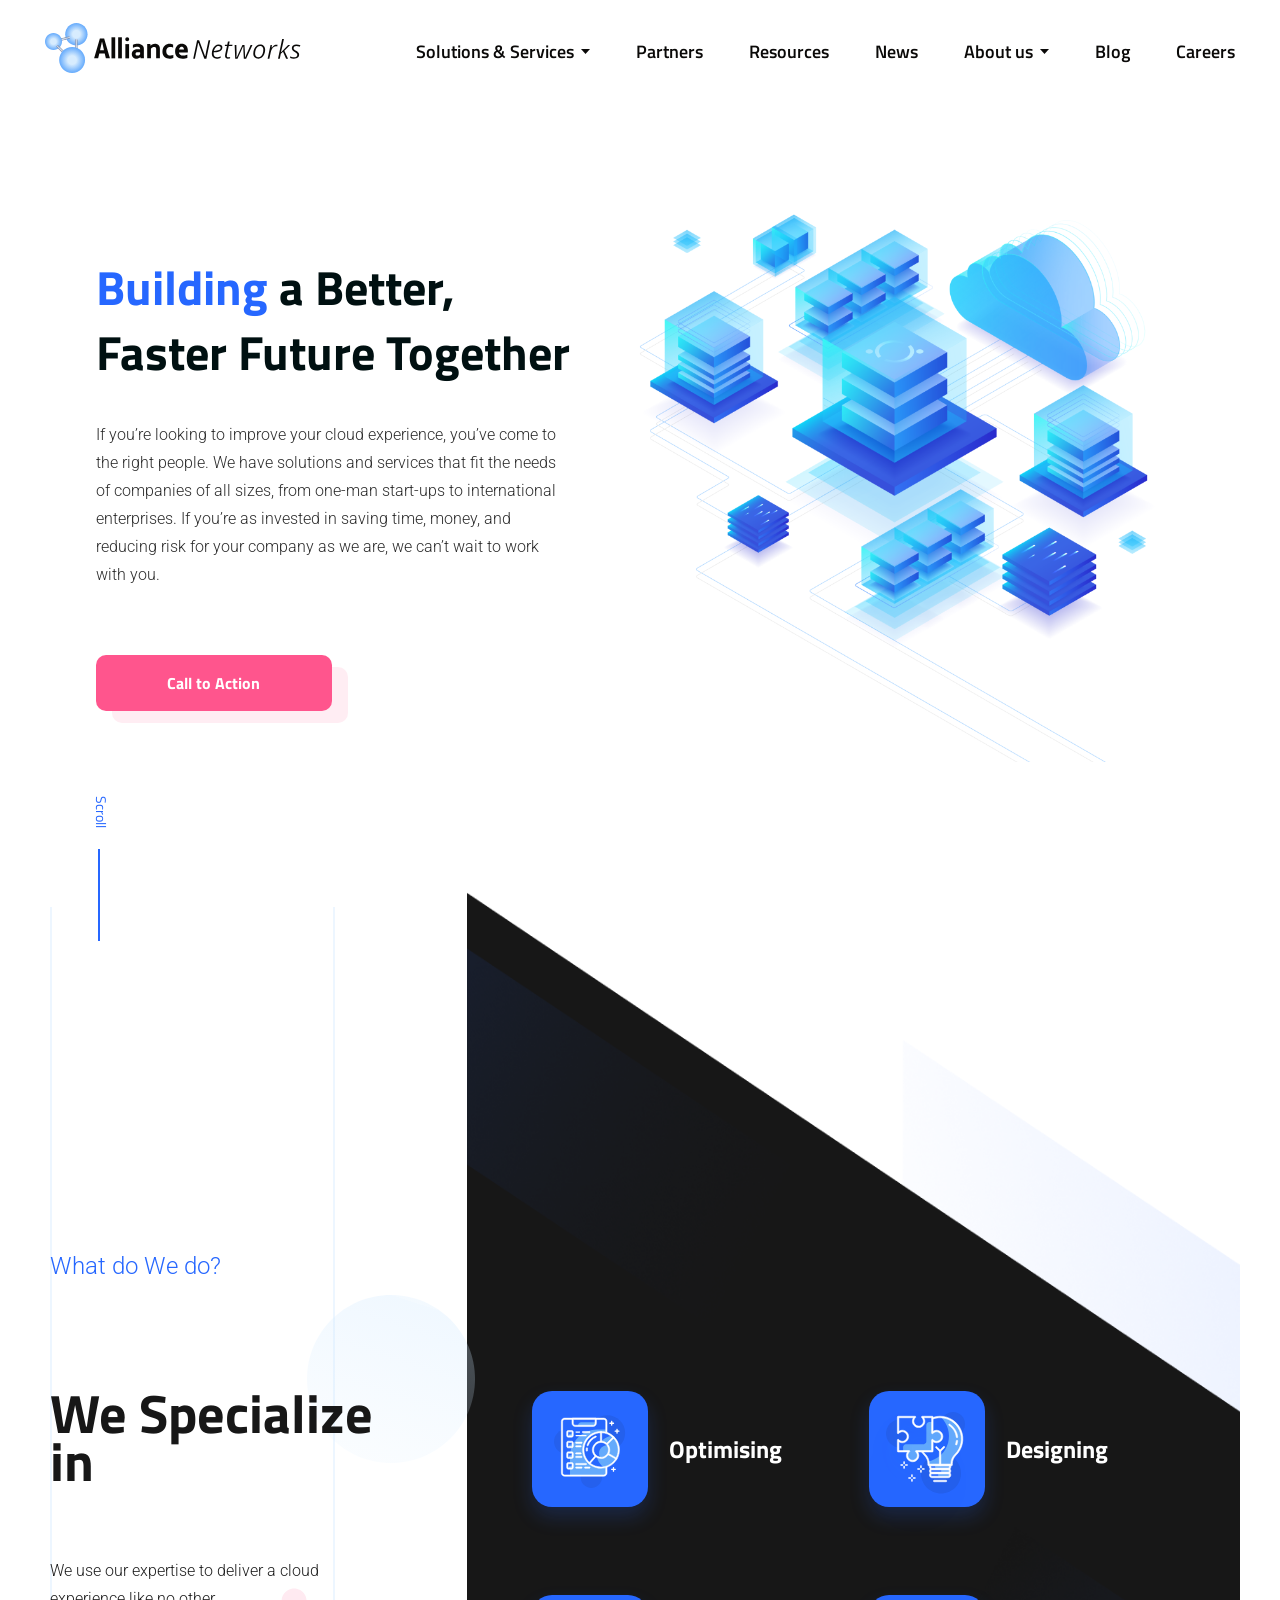
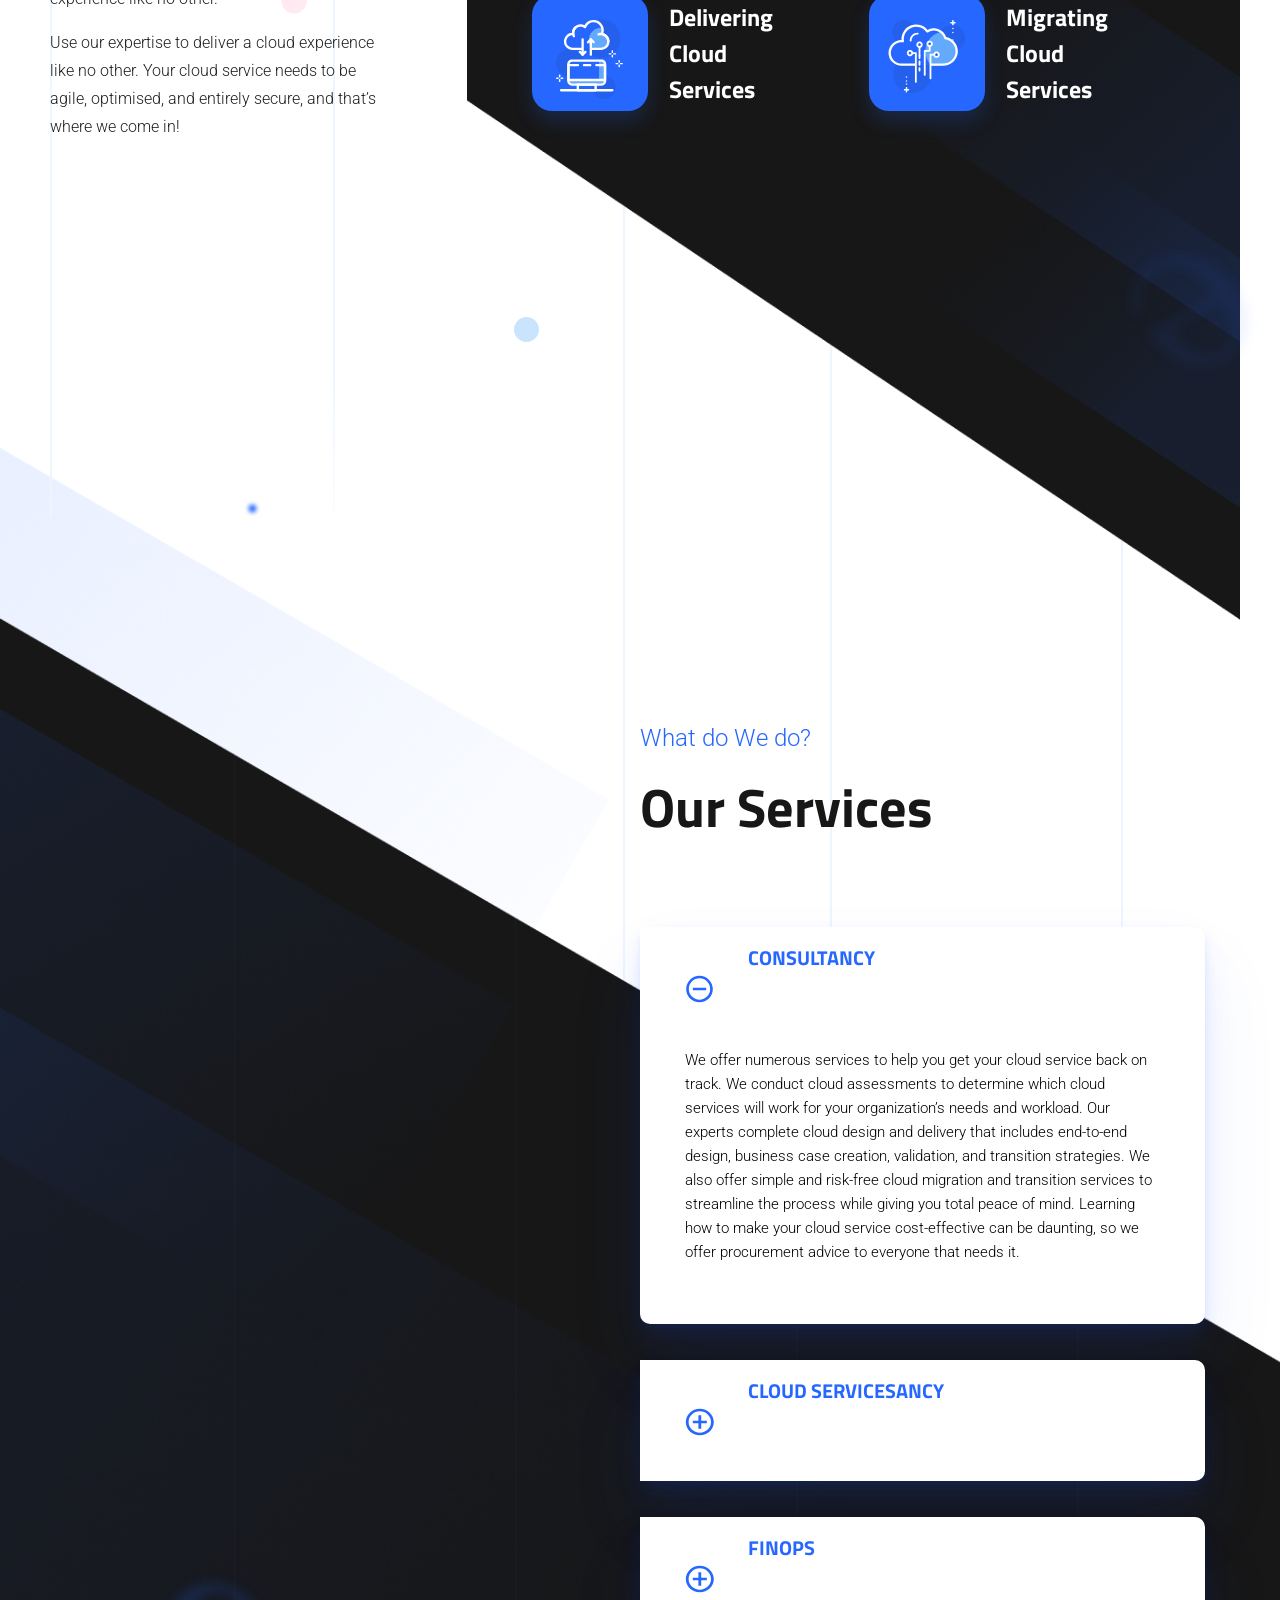
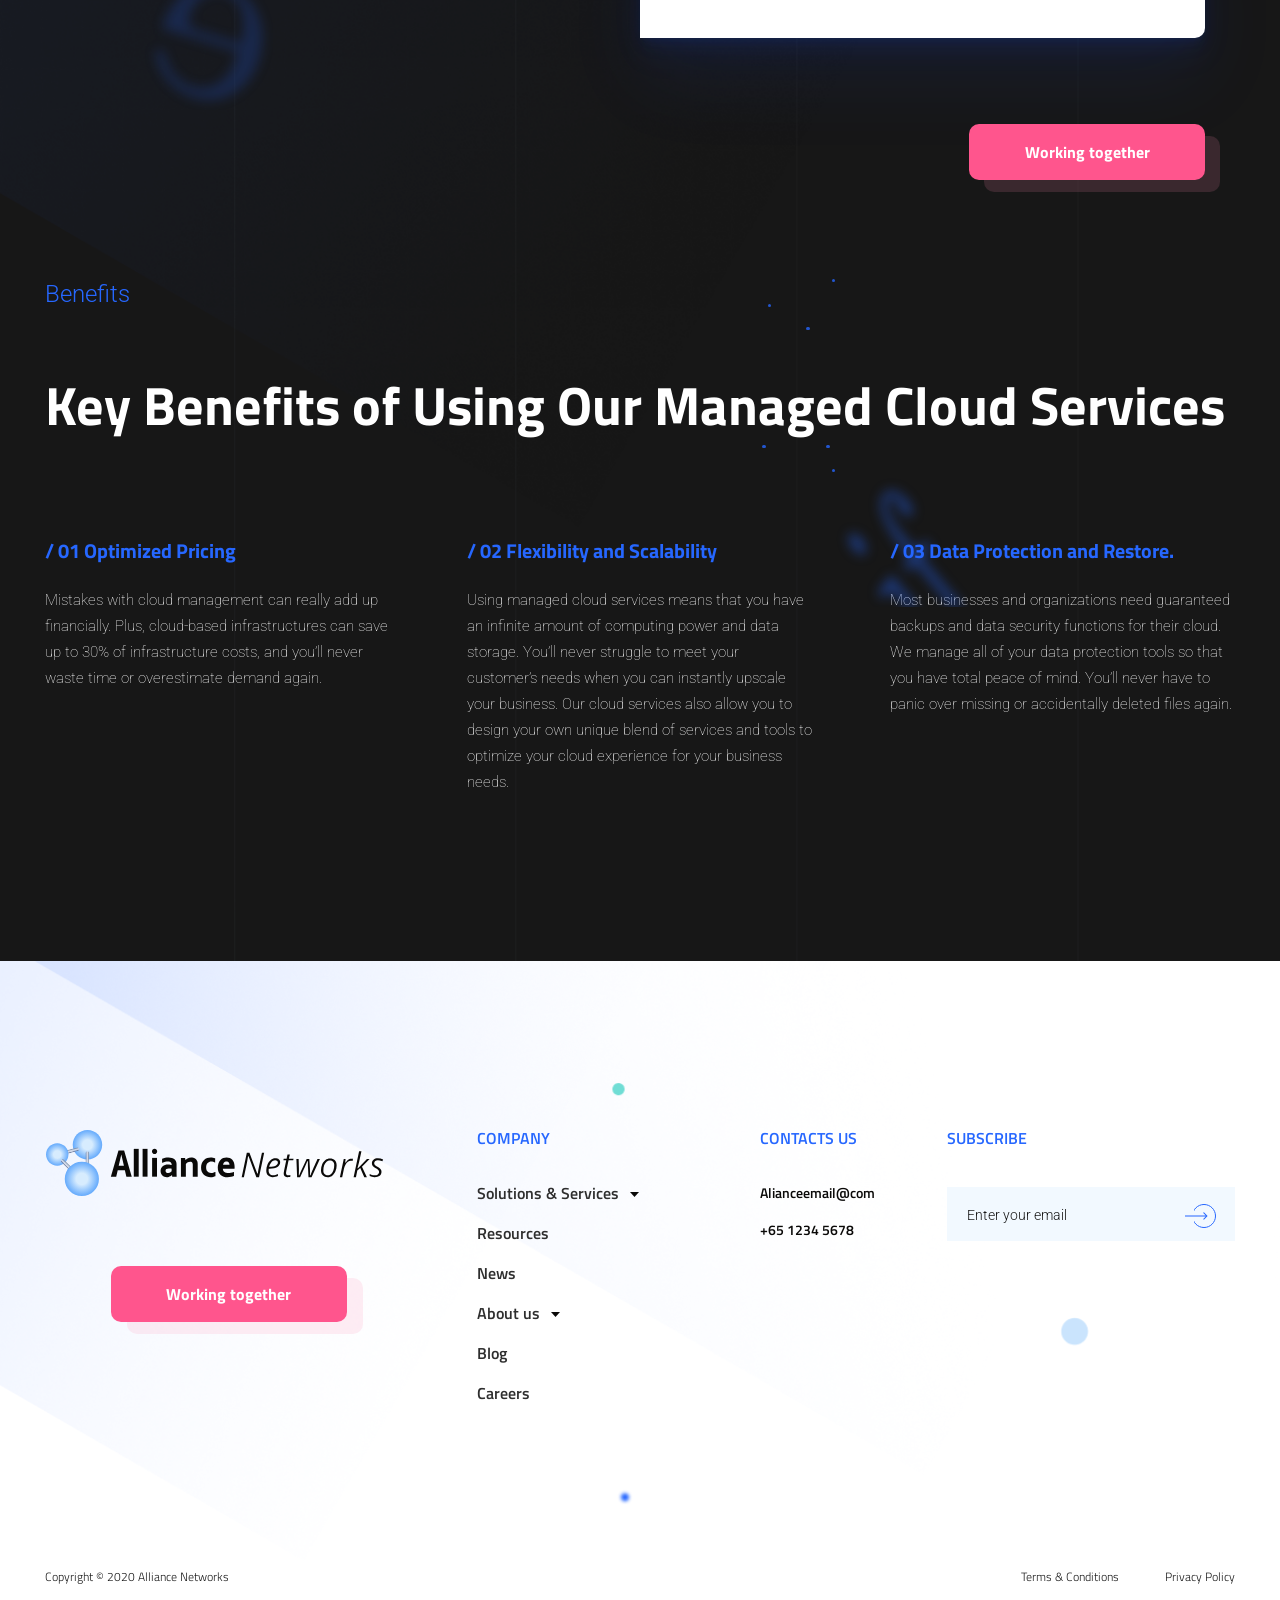
<file: index.html>
<!DOCTYPE html>
<html lang="en">

<head>
    <meta charset="UTF-8">
    <meta name="viewport" content="width=device-width, initial-scale=1.0">
    <title>Alliance-networks</title>
    <link rel="stylesheet" href="assets/css/app.css">
</head>

<body>
    <header>
        <div class="container_block head-block">
            <div class="row justify-content-center align-items-center">
                <div class="logotip col-3">
                    <svg width="256" height="50" viewBox="0 0 256 50" fill="none" xmlns="http://www.w3.org/2000/svg">
                        <path
                            d="M31.3765 22.3214C37.5404 22.3214 42.5372 17.3246 42.5372 11.1607C42.5372 4.99682 37.5404 0 31.3765 0C25.2126 0 20.2158 4.99682 20.2158 11.1607C20.2158 17.3246 25.2126 22.3214 31.3765 22.3214Z"
                            fill="url(#paint0_radial)" />
                        <mask id="mask0" mask-type="alpha" maskUnits="userSpaceOnUse" x="29" y="16" width="4"
                            height="13">
                            <path
                                d="M29.9189 17.5271V27.1837C29.9189 27.9652 30.5525 28.5988 31.334 28.5988C32.1156 28.5988 32.7491 27.9652 32.7491 27.1837V17.5271C32.7491 16.7456 32.1156 16.112 31.334 16.112C30.5525 16.112 29.9189 16.7456 29.9189 17.5271Z"
                                fill="#C1BEBF" />
                        </mask>
                        <g mask="url(#mask0)">
                            <path d="M29.9189 16.112V28.5988H30.7276V16.112H29.9189Z" fill="#7582A4" />
                            <path d="M30.7275 16.1121V28.5988H31.9405V16.1121H30.7275Z" fill="#D0D7E7" />
                            <path d="M31.9404 16.1121L31.9404 28.5988H32.7491V16.1121H31.9404Z" fill="#8898AE" />
                        </g>
                        <mask id="mask1" mask-type="alpha" maskUnits="userSpaceOnUse" x="12" y="13" width="14"
                            height="6">
                            <path
                                d="M14.6251 18.4813L24.0126 15.9729C24.764 15.7721 25.2095 15.0005 25.0076 14.2495C24.8058 13.4984 24.0332 13.0523 23.2818 13.253L13.8943 15.7615C13.143 15.9622 12.6975 16.7339 12.8993 17.4849C13.1011 18.236 13.8738 18.6821 14.6251 18.4813Z"
                                fill="#C1BEBF" />
                        </mask>
                        <g mask="url(#mask1)">
                            <path d="M13.2665 18.8448L25.373 15.6125L25.1638 14.8343L13.0573 18.0666L13.2665 18.8448Z"
                                fill="#7582A4" />
                            <path d="M13.0576 18.0665L25.1641 14.8341L24.8502 13.6669L12.7437 16.8993L13.0576 18.0665Z"
                                fill="#D0D7E7" />
                            <path d="M12.7431 16.8994L24.8496 13.6671L24.6404 12.889L12.5339 16.1212L12.7431 16.8994Z"
                                fill="#8898AE" />
                        </g>
                        <path
                            d="M8.48214 27.0342C13.1667 27.0342 16.9643 23.2366 16.9643 18.5521C16.9643 13.8675 13.1667 10.0699 8.48214 10.0699C3.79759 10.0699 0 13.8675 0 18.5521C0 23.2366 3.79759 27.0342 8.48214 27.0342Z"
                            fill="url(#paint1_radial)" />
                        <mask id="mask2" mask-type="alpha" maskUnits="userSpaceOnUse" x="11" y="21" width="10"
                            height="11">
                            <path
                                d="M11.512 24.339L18.3734 31.1748C18.926 31.7253 19.822 31.7253 20.3746 31.1748C20.9273 30.6242 20.9273 29.7316 20.3746 29.181L13.5132 22.3453C12.9606 21.7947 12.0646 21.7947 11.512 22.3453C10.9594 22.8958 10.9593 23.7885 11.512 24.339Z"
                                fill="#C1BEBF" />
                        </mask>
                        <g mask="url(#mask2)">
                            <path d="M10.5114 23.3422L19.374 32.1717L19.9458 31.602L11.0831 22.7726L10.5114 23.3422Z"
                                fill="#7582A4" />
                            <path d="M11.0836 22.7725L19.9463 31.602L20.804 30.7475L11.9413 21.918L11.0836 22.7725Z"
                                fill="#D0D7E7" />
                            <path d="M11.941 21.918L20.8037 30.7475L21.3755 30.1779L12.5128 21.3484L11.941 21.918Z"
                                fill="#8898AE" />
                        </g>
                        <path
                            d="M27.1251 50C34.2753 50 40.0716 44.2037 40.0716 37.0535C40.0716 29.9034 34.2753 24.1071 27.1251 24.1071C19.975 24.1071 14.1787 29.9034 14.1787 37.0535C14.1787 44.2037 19.975 50 27.1251 50Z"
                            fill="url(#paint2_radial)" />
                        <path d="M70.2055 14.2857H66.4756V35.3572H70.2055V14.2857Z" fill="#0A0908" />
                        <path d="M76.8842 14.2857H73.1543V35.3572H76.8842V14.2857Z" fill="#0A0908" />
                        <path d="M84.0815 21.1199H80.3516V35.3572H84.0815V21.1199Z" fill="#0A0908" />
                        <path
                            d="M98.898 33.3906C98.8795 32.7411 98.87 31.9509 98.87 31.0422V25.8342C98.8757 25.1455 98.7437 24.4627 98.4819 23.8275C98.2182 23.2049 97.815 22.6537 97.3045 22.2178C96.7336 21.7404 96.0767 21.3807 95.3704 21.1588C94.5062 20.8903 93.6058 20.7616 92.7023 20.7774C91.8786 20.784 91.0574 20.8716 90.2503 21.039C89.4897 21.1974 88.7474 21.436 88.0355 21.7508L87.9143 21.8046V24.8773L88.1886 24.7708C88.8921 24.4933 89.6141 24.2674 90.3493 24.0947C90.9982 23.9474 91.661 23.8724 92.3258 23.8713C92.7786 23.86 93.23 23.926 93.6613 24.0666C93.9804 24.173 94.2737 24.3472 94.5217 24.5774C94.7306 24.778 94.8911 25.0249 94.9908 25.2989C95.09 25.5756 95.1405 25.868 95.14 26.1626V26.4535C94.8217 26.3756 94.4624 26.3052 94.0678 26.2445C93.5188 26.1639 92.9647 26.1249 92.41 26.128C91.6432 26.1198 90.8797 26.2313 90.1462 26.4588C89.4951 26.6604 88.8897 26.9912 88.3651 27.4322C87.866 27.8608 87.4667 28.3967 87.196 29.0013C86.9102 29.6569 86.7676 30.3677 86.7779 31.0848C86.7694 31.741 86.8918 32.3923 87.1377 32.9991C87.3655 33.5531 87.7042 34.0528 88.1323 34.4665C88.5687 34.8794 89.0848 35.1955 89.6478 35.3949C90.2511 35.6105 90.8866 35.7185 91.5261 35.714C91.9939 35.7173 92.4601 35.6573 92.9124 35.5356C93.3171 35.4257 93.7081 35.2689 94.0777 35.0682C94.403 34.8915 94.7129 34.6871 95.0043 34.4573C95.1626 34.3307 95.3096 34.2041 95.4436 34.0787L95.5657 35.3572H98.9619L98.954 35.1437C98.9352 34.6305 98.9165 34.0461 98.898 33.3906ZM95.14 29.4229V31.291C95.0026 31.4407 94.8558 31.5812 94.7005 31.7118C94.5003 31.8805 94.2838 32.0281 94.0542 32.1523C93.8025 32.2881 93.5378 32.3974 93.2643 32.4787C92.7409 32.6402 92.1832 32.6479 91.6557 32.5008C91.4481 32.4379 91.2545 32.3342 91.086 32.1957C90.9235 32.0581 90.7936 31.885 90.706 31.6893C90.6063 31.4586 90.5578 31.2085 90.5639 30.9566C90.5444 30.6984 90.5914 30.4395 90.7002 30.2054C90.809 29.9713 90.9759 29.7701 91.1844 29.6215C91.731 29.2885 92.3631 29.1295 92.9993 29.1649C93.4073 29.1649 93.8147 29.1951 94.2184 29.2553C94.5575 29.3064 94.8667 29.3626 95.14 29.4229L95.14 29.4229Z"
                            fill="#0A0908" />
                        <path
                            d="M114.645 23.9448C114.487 23.4253 114.24 22.938 113.917 22.5052C113.621 22.1128 113.259 21.7774 112.847 21.5149C112.436 21.2572 111.987 21.0679 111.518 20.9542C110.057 20.5862 108.514 20.781 107.187 21.5012C106.803 21.7084 106.445 21.9624 106.122 22.2576C105.934 22.4301 105.757 22.6154 105.593 22.8122L105.322 21.1198H102.197V35.3571H105.927V25.7072C106.326 25.1947 106.826 24.7731 107.395 24.4697C107.941 24.1811 108.547 24.0298 109.162 24.0284C109.559 24.0161 109.953 24.1055 110.307 24.2884C110.623 24.4747 110.862 24.7713 110.979 25.1232C111.054 25.332 111.102 25.5496 111.122 25.7707C111.151 26.0811 111.165 26.3929 111.163 26.7047V35.3571H114.893V26.1766C114.893 25.7189 114.876 25.3069 114.843 24.9512C114.812 24.6095 114.746 24.2721 114.645 23.9448Z"
                            fill="#0A0908" />
                        <path
                            d="M126.68 32.3549C126.153 32.4796 125.614 32.5398 125.073 32.5342C124.492 32.5484 123.916 32.4357 123.382 32.2038C122.936 32.0034 122.539 31.7074 122.216 31.3361C121.9 30.9534 121.662 30.5095 121.519 30.0311C121.355 29.4949 121.273 28.936 121.277 28.3744C121.26 27.6691 121.367 26.9664 121.593 26.2993C121.769 25.7881 122.056 25.3241 122.434 24.9421C122.781 24.6056 123.196 24.351 123.65 24.1961C124.597 23.9064 125.602 23.8788 126.563 24.1161C127.001 24.2182 127.428 24.3598 127.841 24.5393L128.123 24.6631V21.4587L127.997 21.4064C127.491 21.2009 126.966 21.0465 126.43 20.9454C124.987 20.6568 123.496 20.7476 122.098 21.2091C121.204 21.503 120.383 21.9893 119.69 22.635C118.997 23.2807 118.449 24.0706 118.084 24.9509C117.626 26.0608 117.405 27.2565 117.434 28.4596C117.413 29.5525 117.604 30.6388 117.997 31.6564C118.34 32.5245 118.871 33.3031 119.55 33.9348C120.217 34.5396 121.002 34.9961 121.853 35.2752C122.761 35.5729 123.711 35.7211 124.666 35.7141C125.325 35.7166 125.983 35.6505 126.629 35.5168C127.17 35.4099 127.699 35.2507 128.21 35.0413L128.334 34.9878V31.7931L128.055 31.9072C127.608 32.0898 127.148 32.2394 126.68 32.3549Z"
                            fill="#0A0908" />
                        <path
                            d="M142.404 24.7776C142.145 23.9321 141.708 23.154 141.124 22.4972C140.582 21.9099 139.911 21.4615 139.166 21.189C138.38 20.9089 137.552 20.7696 136.719 20.7774C135.874 20.7773 135.037 20.9396 134.252 21.2557C133.452 21.5777 132.728 22.0679 132.127 22.6941C131.476 23.3854 130.974 24.206 130.651 25.1044C130.268 26.1843 130.083 27.3263 130.104 28.474C130.076 29.6142 130.275 30.7485 130.689 31.8083C131.042 32.6754 131.586 33.4482 132.28 34.0666C132.962 34.6539 133.76 35.0841 134.621 35.3278C135.532 35.5885 136.474 35.7185 137.42 35.7141C138.36 35.7161 139.298 35.6288 140.222 35.4532C140.913 35.3403 141.59 35.1543 142.243 34.8982L142.365 34.8443V31.7259L142.098 31.8175C141.41 32.0552 140.707 32.2435 139.993 32.381C138.815 32.6391 137.596 32.6424 136.417 32.3906C135.965 32.2815 135.539 32.0844 135.161 31.8103C134.801 31.5397 134.506 31.1878 134.302 30.7822C134.096 30.3657 133.969 29.9141 133.924 29.4503H142.803L142.813 29.2562C142.832 28.9214 142.846 28.5146 142.856 28.0319C142.876 26.9296 142.723 25.8311 142.404 24.7776ZM135.641 24.0445C135.966 23.8956 136.32 23.8218 136.676 23.8287C137.026 23.8202 137.372 23.8935 137.689 24.0429C137.967 24.1809 138.212 24.3807 138.405 24.6277C138.605 24.8908 138.755 25.1896 138.847 25.5087C138.932 25.7984 138.981 26.0975 138.995 26.3994H134.089C134.137 26.1002 134.217 25.8071 134.325 25.5248C134.449 25.1995 134.629 24.8992 134.856 24.6378C135.075 24.3882 135.342 24.1865 135.641 24.0445H135.641Z"
                            fill="#0A0908" />
                        <path
                            d="M59.1564 15.446H54.8746L49.1074 35.3572H53.1626L54.312 30.4802H59.7189L60.8683 35.3572H64.9235L59.1564 15.446ZM55.0364 27.1713L57.0155 18.4709L58.9945 27.1713H55.0364Z"
                            fill="#0A0908" />
                        <path
                            d="M82.2167 18.25C83.2932 18.25 84.1659 17.3625 84.1659 16.2678C84.1659 15.1731 83.2932 14.2857 82.2167 14.2857C81.1402 14.2857 80.2676 15.1731 80.2676 16.2678C80.2676 17.3625 81.1402 18.25 82.2167 18.25Z"
                            fill="#0A0908" />
                        <path
                            d="M159.341 35.7062L153.426 19.9494H153.029L153.003 20.1258C152.73 22.018 152.41 23.8254 152.054 25.4979L149.878 35.7062H148.215L152.101 17.2825H154.106L160.008 33.0006H160.408L160.431 32.8219C160.686 30.9135 160.997 29.1645 161.354 27.6233L163.557 17.2825H165.245L161.359 35.7062L159.341 35.7062Z"
                            fill="#0A0908" />
                        <path
                            d="M171.697 35.7062C170.185 35.7062 168.985 35.2549 168.13 34.3651C167.272 33.4729 166.837 32.2119 166.837 30.6172C166.835 29.0476 167.155 27.4945 167.778 26.0543C168.306 24.7371 169.159 23.575 170.255 22.676C171.206 21.9059 172.391 21.4848 173.613 21.4826C174.867 21.4826 175.817 21.754 176.436 22.2894C176.748 22.568 176.992 22.9137 177.151 23.3006C177.311 23.6875 177.38 24.1055 177.355 24.5232C177.355 26.0064 176.689 27.1394 175.318 27.9873C173.935 28.8432 171.916 29.2773 169.319 29.2773H168.699L168.637 30.5036C168.58 31.4998 168.877 32.4841 169.476 33.2813C170.041 33.9585 170.919 34.3019 172.083 34.3019C172.664 34.2983 173.242 34.2179 173.802 34.0628C174.444 33.8743 175.069 33.6325 175.67 33.3401V34.7629C175.035 35.0657 174.373 35.308 173.693 35.4864C173.039 35.6384 172.369 35.7122 171.697 35.7062ZM173.485 22.9127C172.981 22.9311 172.487 23.0539 172.033 23.2732C171.579 23.4925 171.176 23.8036 170.848 24.187C169.968 25.1707 169.34 26.3544 169.018 27.6358L168.942 27.8987H169.37C171.347 27.8987 172.89 27.6338 173.954 27.1112C175.067 26.5652 175.632 25.7552 175.632 24.7035C175.638 24.4644 175.593 24.2267 175.501 24.0058C175.41 23.785 175.273 23.5858 175.099 23.4212C174.647 23.0492 174.068 22.867 173.485 22.9127Z"
                            fill="#0A0908" />
                        <path
                            d="M183.179 35.7062C182.343 35.7639 181.514 35.5095 180.854 34.9919C180.577 34.7141 180.364 34.3796 180.228 34.0115C180.092 33.6433 180.038 33.2502 180.068 32.8589C180.078 32.2229 180.154 31.5896 180.295 30.9694L181.98 22.9642H179.796L180.054 21.7402H182.24L182.926 18.4935H184.686L183.982 21.7402H187.505L187.254 22.9642H183.746L182.052 30.909C181.918 31.4815 181.84 32.0653 181.816 32.6527C181.789 33.1105 181.944 33.5606 182.247 33.9041C182.403 34.0572 182.59 34.1762 182.795 34.2536C182.999 34.3309 183.218 34.3649 183.436 34.3534C183.994 34.3337 184.547 34.2434 185.082 34.0845V35.3334C184.784 35.439 184.478 35.5219 184.167 35.5814C183.842 35.6535 183.512 35.6953 183.179 35.7062Z"
                            fill="#0A0908" />
                        <path
                            d="M198.829 35.7062L198.428 28.1455C198.394 27.3439 198.377 26.6015 198.377 25.9404V23.7244H197.919L197.223 25.3703L196.157 27.8029L192.472 35.7062H190.204L189.667 21.9979H191.362L191.588 29.4512V30.5785C191.588 31.8331 191.553 32.9946 191.485 34.0305L191.471 34.2504H191.91L191.96 34.1175C192.361 33.059 192.951 31.6672 193.716 29.981L197.453 21.9979H199.469L199.933 29.4576C199.984 30.8857 200.01 32.0191 200.01 32.8203V33.5031L199.974 34.2504H200.416L200.463 34.1078C200.699 33.3807 201.056 32.4386 201.524 31.308C201.987 30.1912 203.365 27.0592 205.621 21.9979H207.455L201.138 35.7062L198.829 35.7062Z"
                            fill="#0A0908" />
                        <path
                            d="M213.356 35.7062C211.776 35.7062 210.523 35.2375 209.634 34.3135C208.742 33.3871 208.29 32.0959 208.29 30.4754C208.282 28.9199 208.596 27.3796 209.212 25.9516C209.728 24.673 210.579 23.5581 211.677 22.7254C212.667 21.9968 213.864 21.6062 215.092 21.6114C216.656 21.6114 217.904 22.078 218.803 22.9988C219.702 23.9204 220.158 25.2136 220.158 26.8422C220.165 28.3861 219.856 29.915 219.249 31.3342C218.738 32.6124 217.895 33.7308 216.809 34.574C215.813 35.3198 214.6 35.7175 213.356 35.7062ZM215.144 23.0157C214.168 23.0136 213.226 23.3705 212.496 24.0186C211.675 24.7594 211.06 25.7017 210.713 26.7528C210.286 27.9866 210.075 29.2854 210.09 30.5913C210.031 31.5828 210.34 32.5611 210.959 33.3372C211.278 33.6751 211.667 33.9389 212.099 34.11C212.531 34.2811 212.995 34.3554 213.459 34.3276C214.4 34.327 215.306 33.9731 215.999 33.3356C216.803 32.5807 217.397 31.6293 217.723 30.5748C218.147 29.2749 218.353 27.9134 218.332 26.5459C218.371 25.6229 218.066 24.7183 217.478 24.0074C217.186 23.6789 216.826 23.4195 216.422 23.248C216.018 23.0765 215.582 22.9971 215.144 23.0157Z"
                            fill="#0A0908" />
                        <path
                            d="M222.611 35.7062L225.532 21.9979H226.924L226.641 24.6133H227.101L227.163 24.5316C227.61 23.9105 228.113 23.332 228.665 22.8031C229.026 22.4782 229.435 22.2115 229.878 22.0128C230.317 21.8267 230.791 21.7339 231.268 21.7402C231.703 21.7351 232.137 21.7771 232.563 21.8654L232.195 23.401C231.801 23.317 231.4 23.2742 230.998 23.2734C230.157 23.2798 229.342 23.5664 228.682 24.0879C227.921 24.6884 227.293 25.4407 226.838 26.297C226.305 27.2691 225.918 28.3152 225.692 29.4012L224.351 35.7062L222.611 35.7062Z"
                            fill="#0A0908" />
                        <path
                            d="M241.108 35.7062L238.032 28.8328L235.812 30.6324L234.777 35.7062H233.013L237.169 16.0714H238.933L237.328 23.5782C236.989 25.2896 236.554 26.9804 236.024 28.6423L235.928 28.9165H236.355L243.119 21.9979H245.119L239.339 27.7646L243.056 35.7062L241.108 35.7062Z"
                            fill="#0A0908" />
                        <path
                            d="M248.897 35.7062C247.613 35.7235 246.341 35.4463 245.181 34.8957V33.3424C245.714 33.6302 246.277 33.8586 246.86 34.0236C247.505 34.2157 248.173 34.318 248.845 34.3276C249.754 34.3885 250.657 34.1466 251.415 33.6395C251.698 33.4316 251.928 33.1587 252.085 32.8436C252.242 32.5284 252.322 32.1803 252.317 31.8281C252.329 31.3227 252.15 30.8313 251.814 30.4536C251.217 29.8936 250.548 29.4164 249.824 29.0348C248.947 28.5915 248.164 27.9837 247.516 27.2443C247.079 26.6664 246.849 25.957 246.865 25.2317C246.846 24.716 246.946 24.2028 247.159 23.7328C247.372 23.2627 247.69 22.8487 248.09 22.5233C249.027 21.7948 250.193 21.4257 251.378 21.4825C252.75 21.4837 254.106 21.7747 255.358 22.3365L254.815 23.7186L254.291 23.4843C253.369 23.0985 252.378 22.904 251.378 22.9126C250.659 22.8738 249.948 23.0886 249.37 23.5197C249.156 23.6976 248.98 23.9165 248.851 24.1636C248.722 24.4107 248.644 24.681 248.621 24.9588C248.598 25.2365 248.63 25.5161 248.716 25.7811C248.802 26.0462 248.94 26.2914 249.122 26.5023C249.697 27.051 250.349 27.5124 251.058 27.8716C251.748 28.2337 252.397 28.6693 252.994 29.1709C253.346 29.4879 253.634 29.8708 253.841 30.2982C254.03 30.7225 254.124 31.1831 254.117 31.6478C254.147 32.2153 254.041 32.7817 253.807 33.2995C253.574 33.8173 253.219 34.2713 252.774 34.6235C251.869 35.3418 250.564 35.7062 248.897 35.7062Z"
                            fill="#0A0908" />
                        <defs>
                            <radialGradient id="paint0_radial" cx="0" cy="0" r="1" gradientUnits="userSpaceOnUse"
                                gradientTransform="translate(31.3765 11.1607) rotate(90) scale(11.1607)">
                                <stop offset="0.332142" stop-color="#D7ECFE" />
                                <stop offset="1" stop-color="#64AAFC" />
                            </radialGradient>
                            <radialGradient id="paint1_radial" cx="0" cy="0" r="1" gradientUnits="userSpaceOnUse"
                                gradientTransform="translate(8.48214 18.5521) rotate(90) scale(8.48214)">
                                <stop offset="0.332142" stop-color="#D7ECFE" />
                                <stop offset="1" stop-color="#64AAFC" />
                            </radialGradient>
                            <radialGradient id="paint2_radial" cx="0" cy="0" r="1" gradientUnits="userSpaceOnUse"
                                gradientTransform="translate(27.1251 37.0535) rotate(90) scale(12.9464)">
                                <stop offset="0.332142" stop-color="#D7ECFE" />
                                <stop offset="1" stop-color="#64AAFC" />
                            </radialGradient>
                        </defs>
                    </svg>
                </div>
                <div class="col-9">
                    <ul class="menu-items">
                        <div class="dropdown">
                            <li class="more-inf dropbtn">Solutions & Services
                                <svg width="9" height="5" viewBox="0 0 9 5" fill="none"
                                    xmlns="http://www.w3.org/2000/svg">
                                    <path class="svg-arr" d="M4.5 5L0 0L9 5.04736e-07L4.5 5Z" fill="#0A0908" />
                                </svg>
                            </li>
                            <div class="dropdown-content">
                                <div>
                                    <li class="pink-title">Consulting Services</li>
                                    <li><a href="">Cloud Assessments</a></li>
                                    <li><a href="">Cloud Design and Delivery</a></li>
                                    <li><a href="">Cloud Migration and Transition</a></li>
                                </div>
                                <div>
                                    <li class="pink-title">Procurement Advice</li>
                                    <li><a href="">Procurement Advice</a></li>
                                </div>
                                <div>
                                    <li class="pink-title">Cloud Services</li>
                                    <li><a href="">Infrastructure as a Service</a></li>
                                    <li><a href="">Office 365</a></li>
                                    <li><a href="">Cloud Storage</a></li>
                                    <li><a href="">Cloud Backup</a></li>
                                    <li><a href="">Cloud Security</a></li>
                                </div>
                                <div>
                                    <li class="pink-title">Cloud Monitoring and Management</li>
                                    <li><a href="">Managed Kubernetes Service</a></li>
                                    <li><a href="">Cloud Native Operations</a></li>
                                    <li><a href="">Cloud Financial Management</a></li>
                                    <li><a href="">Cloud Cost Optimization</a></li>
                                    <li><a href="">Intelligent Cloud Billing</a></li>
                                </div>
                                <div>
                                    <li class="pink-title">Hosting and Connectivity</li>
                                    <li><a href="">Leverage Spot Instances</a></li>
                                    <li><a href="">Flexible Reserved Instance Management</a></li>
                                    <li><a href="">FinOps Services</a></li>
                                </div>
                            </div>
                        </div>
                        <li class="elem-margin"><a href="">Partners</a></li>
                        <li><a href="">Resources</a></li>
                        <li><a href="">News</a></li>
                        <div class="dropdown">
                            <li class="more-inf dropbtn">About us
                                <svg width="9" height="5" viewBox="0 0 9 5" fill="none"
                                    xmlns="http://www.w3.org/2000/svg">
                                    <path class="svg-arr" d="M4.5 5L0 0L9 5.04736e-07L4.5 5Z" fill="#0A0908" />
                                </svg>
                            </li>
                            <div class="dropdown-content second-content">
                                <div>

                                    <li><a href="">About Us</a></li>
                                    <li><a href="">Partners</a></li>
                                    <li><a href="">Our Offices</a></li>
                                </div>

                            </div>
                        </div>
                        <li class="elem-margin">Blog</li>
                        <li>Careers</li>


                    </ul>
                </div>
            </div>

            <div class="burger-menu">
                <a href="" class="burger-menu_button">
                    <spun class="burger-menu_lines"></spun>
                </a>
                <nav class="burger-menu_nav">
                    <a class="burger-dropt">Solutions & Services <svg class="burg-dropt" width="9" height="5"
                            viewBox="0 0 9 5" fill="none" xmlns="http://www.w3.org/2000/svg">
                            <path class="svg-arr1" d="M4.5 5L0 0L9 5.04736e-07L4.5 5Z" fill="#0A0908" />
                        </svg>

                    </a>
                    <div class="burg-dropt_content">

                        <li class="burg-item1">
                            <svg class="svg1" width="5" height="9" viewBox="0 0 5 9" fill="none"
                                xmlns="http://www.w3.org/2000/svg">
                                <path d="M5 4.5L0 9L6.12059e-07 0L5 4.5Z" fill="#FF558D" />
                            </svg>
                            Consulting Services
                        </li>
                        <ul class="dropt_dropdown dr1">
                            <li> <a href="">Cloud Assessments</a> </li>
                            <li><a href="">Cloud Design and Delivery</a> </li>
                            <li><a href="">Cloud Migration and Transition</a></li>
                        </ul>



                        <li class="burg-item2">
                            <svg width="5" height="9" viewBox="0 0 5 9" fill="none" xmlns="http://www.w3.org/2000/svg">
                                <path d="M5 4.5L0 9L6.12059e-07 0L5 4.5Z" fill="#FF558D" />
                            </svg>
                            Procurement Advice</li>
                        <ul class="dropt_dropdown dr2">
                            <li> <a href="">Procurement Advice</a> </li>
                        </ul>

                        <li class="burg-item3"><svg width="5" height="9" viewBox="0 0 5 9" fill="none"
                                xmlns="http://www.w3.org/2000/svg">
                                <path d="M5 4.5L0 9L6.12059e-07 0L5 4.5Z" fill="#FF558D" />
                            </svg>
                            Cloud Services</li>
                        <ul class="dropt_dropdown dr3">
                            <li> <a href="">Infrastructure as a Service</a> </li>
                            <li><a href="">Office 365</a> </li>
                            <li><a href="">Cloud Storage</a></li>
                            <li><a href="">Cloud Backup</a></li>
                            <li><a href="">Cloud Securitye</a></li>
                            <li><a href="">O365</a></li>
                        </ul>

                        <li class="burg-item4"><svg width="5" height="9" viewBox="0 0 5 9" fill="none"
                                xmlns="http://www.w3.org/2000/svg">
                                <path d="M5 4.5L0 9L6.12059e-07 0L5 4.5Z" fill="#FF558D" />
                            </svg>
                            Cloud Monitoring and Management</li>
                        <ul class="dropt_dropdown dr4">
                            <li> <a href="">Managed Kubernetes Service</a> </li>
                            <li><a href="">Cloud Native Operations</a> </li>
                            <li><a href="">Cloud Financial Management</a></li>
                            <li><a href="">Cloud Cost Optimization</a></li>
                            <li><a href="">Intelligent Cloud Billing</a></li>

                        </ul>

                        <li class="burg-item5"><svg width="5" height="9" viewBox="0 0 5 9" fill="none"
                                xmlns="http://www.w3.org/2000/svg">
                                <path d="M5 4.5L0 9L6.12059e-07 0L5 4.5Z" fill="#FF558D" />
                            </svg>
                            Hosting and Connectivity</li>
                        <ul class="dropt_dropdown dr5">
                            <li> <a href="">Leverage Spot Instances</a> </li>
                            <li><a href="">Flexible Reserved Instance Management</a> </li>
                            <li><a href="">FinOps Services</a></li>
                        </ul>

                    </div>
                    <a href="#" class="burger-menu_link ">Resources</a>
                    <a href="#" class="burger-menu_link">News</a>
                    <a class="burger-dropt-about">About us <svg class="burg-dropt2" width="9" height="5"
                            viewBox="0 0 9 5" fill="none" xmlns="http://www.w3.org/2000/svg">
                            <path class="svg-arr2" d="M4.5 5L0 0L9 5.04736e-07L4.5 5Z" fill="#0A0908" />
                        </svg>
                    </a>
                    <div class="burg-dropt_content2">
                        <ul class="dropt-about">
                            <li> <a href="">Cloud Assessments</a> </li>
                            <li><a href="">Cloud Design and Delivery</a> </li>
                            <li><a href="">Cloud Migration and Transition</a></li>
                        </ul>
                    </div>
                    <a href="#" class="burger-menu_link">Blog</a>
                    <a href="#" class="burger-menu_link">Careers</a>
                </nav>
                <div class="burger-menu_overlay"></div>
            </div>
        </div>
    </header>

    <main class="main-page">
        <section class="container_block">
            <div class="row cont-main-p">
                <div class="col-lg-5 col-md-6 general-text">
                    <h1><span>Building</span>
                        a Better,<br>
                        Faster Future Together</h1>
                    <p>If you’re looking to improve your cloud experience, you’ve come to the right people. We
                        have solutions and services that fit the needs of companies of all sizes, from one-man
                        start-ups to international enterprises. If you’re as invested in saving time, money, and
                        reducing risk for your company as we are, we can’t wait to work with you.</p>
                    <button class="btn-general" >Call to Action</button>
                    <div class="under-btn"></div>

                </div>
                <div class="col-lg-7 col-md-6 animation">
                    <img src="img/static-elem.png">
                    <img class="anim-big" src="img/anim-elem1.png">
                    <img class="anim-small" src="img/anim-small.png">
                    <img class="anim-middle" src="img/anim-middle.png">
                    <img class="anim-tin-big" src="img/big-tin1.png">
                    <img class="anim-tin-big2" src="img/big-tin2.png">
                    <img class="anim-tin-big3" src="img/big-tin3.png">
                    <img class="anim-tin-middle" src="img/middle-tin1.png">
                    <img class="anim-tin-middle2" src="img/middle-tin2.png">
                    <img src="img/middle-tin3.png">

                </div>
               
            </div>
            <div class="scroll-text"><p>Scroll</p><hr></div> 
        </section>
        <section class="container_block we_do">
            <hr class="line1">
            <div class="row cont-main-p">

                <div class="col-xl-4 col-sm-11 we-do-text">
                    <h4>What do We do?</h4>
                    <h2>
                        <svg width="168" height="168" viewBox="0 0 168 168" fill="none" class="story__svg"
                            xmlns="http://www.w3.org/2000/svg">
                            <path
                                d="M84 168C130.392 168 168 130.392 168 84C168 37.6081 130.392 0 84 0C37.6081 0 0 37.6081 0 84C0 130.392 37.6081 168 84 168Z"
                                fill="url(#paint0_linear)" fill-opacity="0.3" />
                            <defs>
                                <linearGradient id="paint0_linear" x1="84" y1="-6.38515e-06" x2="-2.86093e-07"
                                    y2="260.5" gradientUnits="userSpaceOnUse">
                                    <stop stop-color="#D7ECFE" />
                                    <stop offset="0.0001" stop-color="#CEE8FF" />
                                    <stop offset="1" stop-color="#D7ECFE" stop-opacity="0" />
                                </linearGradient>
                            </defs>
                        </svg>We Specialize in
                    </h2>
                    <svg class="svg-eclipse" width="35" height="35" viewBox="0 0 35 35" fill="none"
                        xmlns="http://www.w3.org/2000/svg">
                        <path
                            d="M10.8253 6.25C16.804 2.79822 24.4489 4.84666 27.9006 10.8253C31.3524 16.804 29.304 24.4489 23.3253 27.9006C17.3467 31.3524 9.70178 29.304 6.25 23.3253C2.79822 17.3467 4.84666 9.70178 10.8253 6.25Z"
                            fill="#FFEAF1" />
                    </svg>
                    <p>We use our expertise to deliver a cloud experience like no other. </p>
                    <p>Use our expertise to deliver a cloud experience like no other. Your cloud service needs to be
                        agile, optimised, and
                        entirely secure, and that’s where we come in!</p>
                        <div class="blue-eclipse"></div>
                </div>
               
                <hr class="line1 line2">
                <hr class="line1 line2 line3">
                <hr class="line1 line2 line4">
                <hr class="line1 line2 line5">
                <div class="col-xl-4 col-sm-6 icons-block">
                    <a href="">
                        <div class="box-icons">
                            <div class="icons-element">
                                <svg width="72" height="73" viewBox="0 0 72 73" fill="none"
                                    xmlns="http://www.w3.org/2000/svg">
                                    <path
                                        d="M12.4304 38.9925C19.2954 38.9925 24.8607 33.4273 24.8607 26.5622C24.8607 19.6971 19.2954 14.1318 12.4304 14.1318C5.56526 14.1318 0 19.6971 0 26.5622C0 33.4273 5.56526 38.9925 12.4304 38.9925Z"
                                        fill="#171717" fill-opacity="0.08" />
                                    <path
                                        d="M37.2942 72.9092C43.1786 72.9092 47.9488 68.139 47.9488 62.2546C47.9488 56.3703 43.1786 51.6 37.2942 51.6C31.4099 51.6 26.6396 56.3703 26.6396 62.2546C26.6396 68.139 31.4099 72.9092 37.2942 72.9092Z"
                                        fill="#171717" fill-opacity="0.08" />
                                    <path
                                        d="M53.3533 35.7375C63.1606 35.7375 71.111 27.7871 71.111 17.9799C71.111 8.1726 63.1606 0.222229 53.3533 0.222229C43.5461 0.222229 35.5957 8.1726 35.5957 17.9799C35.5957 27.7871 43.5461 35.7375 53.3533 35.7375Z"
                                        fill="#171717" fill-opacity="0.08" />
                                    <path
                                        d="M49.7168 3.77551H10.65C9.17888 3.77551 7.98633 4.96807 7.98633 6.43916V57.9363C7.98633 59.4074 9.17888 60.6 10.65 60.6H49.7168C51.1879 60.6 52.3804 59.4074 52.3804 57.9363V6.43916C52.3804 4.96807 51.1879 3.77551 49.7168 3.77551Z"
                                        fill="#2667FF" />
                                    <path class="svg-path"
                                        d="M43.5019 14.4301H52.3807V57.9363C52.3807 58.6427 52.1001 59.3202 51.6006 59.8198C51.101 60.3193 50.4235 60.5999 49.7171 60.5999H15.9775V41.9544C15.9775 34.6545 18.8774 27.6536 24.0392 22.4918C29.2011 17.3299 36.202 14.4301 43.5019 14.4301Z"
                                        fill="#64AAFC" />
                                    <path
                                        d="M49.7167 61.2659H10.6499C9.7671 61.265 8.92074 60.9139 8.29653 60.2897C7.67231 59.6655 7.32122 58.8191 7.32031 57.9363V6.43918C7.32121 5.5564 7.67229 4.71003 8.29651 4.08581C8.92073 3.46159 9.76709 3.11051 10.6499 3.10962H49.7167C50.5995 3.1105 51.4458 3.46158 52.0701 4.0858C52.6943 4.71002 53.0454 5.55639 53.0462 6.43918V57.9363C53.0453 58.8191 52.6943 59.6655 52.0701 60.2897C51.4458 60.9139 50.5995 61.265 49.7167 61.2659ZM10.6499 4.44144C10.1202 4.44209 9.61249 4.65277 9.23798 5.02728C8.86347 5.40179 8.65278 5.90954 8.65214 6.43918V57.9363C8.6528 58.466 8.86349 58.9737 9.23799 59.3482C9.6125 59.7227 10.1202 59.9334 10.6499 59.9341H49.7167C50.2463 59.9334 50.7541 59.7227 51.1286 59.3482C51.5031 58.9737 51.7138 58.466 51.7144 57.9363V6.43918C51.7138 5.90954 51.5031 5.40178 51.1286 5.02726C50.7541 4.65275 50.2463 4.44207 49.7167 4.44144H10.6499Z"
                                        fill="white" stroke="white" stroke-width="0.5" />
                                    <path
                                        d="M18.6406 3.77374H41.7256V8.21315C41.7256 8.9196 41.4449 9.59711 40.9454 10.0966C40.4459 10.5962 39.7684 10.8768 39.0619 10.8768H21.3043C20.5978 10.8768 19.9203 10.5962 19.4208 10.0966C18.9213 9.59711 18.6406 8.9196 18.6406 8.21315V3.77374Z"
                                        fill="#2667FF" />
                                    <path class="svg-path"
                                        d="M39.0627 10.8768H23.9688C23.9687 10.4104 24.0606 9.94862 24.2391 9.51772C24.4175 9.08682 24.6791 8.69529 25.0089 8.3655C25.3387 8.03571 25.7302 7.7741 26.1611 7.59563C26.592 7.41715 27.0539 7.3253 27.5203 7.32532H41.7264V8.2132C41.7263 8.91961 41.4456 9.59706 40.9461 10.0966C40.4466 10.5961 39.7692 10.8767 39.0627 10.8768Z"
                                        fill="#64AAFC" />
                                    <path
                                        d="M39.0628 11.5427H21.3051C20.4225 11.5415 19.5763 11.1904 18.9521 10.5662C18.328 9.94205 17.9768 9.09586 17.9756 8.21317V3.77376C17.9756 3.59717 18.0458 3.42782 18.1707 3.30295C18.2955 3.17808 18.4649 3.1079 18.6415 3.10785H41.7264C41.903 3.10788 42.0724 3.17806 42.1973 3.30293C42.3221 3.42781 42.3923 3.59716 42.3923 3.77376V8.21317C42.3912 9.09586 42.04 9.94207 41.4158 10.5662C40.7917 11.1904 39.9455 11.5416 39.0628 11.5427ZM19.3074 4.43967V8.21317C19.3081 8.7428 19.5188 9.25055 19.8933 9.62506C20.2678 9.99956 20.7755 10.2102 21.3051 10.2109H39.0628C39.5924 10.2103 40.1002 9.99958 40.4747 9.62507C40.8492 9.25056 41.0599 8.74281 41.0605 8.21317V4.43967H19.3074Z"
                                        fill="white" stroke="white" stroke-width="0.5" />
                                    <path
                                        d="M47.0555 52.609C56.8628 52.609 64.8131 44.6587 64.8131 34.8514C64.8131 25.0441 56.8628 17.0938 47.0555 17.0938C37.2482 17.0938 29.2979 25.0441 29.2979 34.8514C29.2979 44.6587 37.2482 52.609 47.0555 52.609Z"
                                        fill="#2667FF" />
                                    <path class="svg-path"
                                        d="M64.813 34.8513C64.8133 32.1442 64.193 29.473 62.9997 27.043C61.8064 24.613 60.0718 22.489 57.9293 20.8342C54.47 21.3101 51.2282 22.797 48.6107 25.1084C45.9933 27.4198 44.1167 30.4527 43.2165 33.8266C42.3162 37.2005 42.4324 40.7651 43.5504 44.0732C44.6684 47.3813 46.7385 50.2856 49.5009 52.4216C53.7438 51.8339 57.631 49.7314 60.4452 46.5021C63.2594 43.2729 64.8107 39.1348 64.813 34.8513Z"
                                        fill="#64AAFC" />
                                    <path
                                        d="M47.0554 53.2749C43.4116 53.2749 39.8496 52.1944 36.8198 50.17C33.7901 48.1456 31.4287 45.2682 30.0342 41.9018C28.6398 38.5353 28.275 34.8309 28.9858 31.2571C29.6967 27.6833 31.4514 24.4005 34.028 21.8239C36.6046 19.2474 39.8873 17.4927 43.4611 16.7818C47.035 16.0709 50.7393 16.4358 54.1058 17.8302C57.4723 19.2246 60.3496 21.586 62.374 24.6158C64.3984 27.6455 65.479 31.2075 65.479 34.8514C65.4734 39.7359 63.5305 44.4187 60.0767 47.8726C56.6228 51.3265 51.9399 53.2693 47.0554 53.2749ZM47.0554 17.7596C43.675 17.7596 40.3705 18.762 37.5597 20.6401C34.749 22.5182 32.5583 25.1875 31.2647 28.3106C29.9711 31.4337 29.6326 34.8703 30.2921 38.1858C30.9516 41.5013 32.5794 44.5467 34.9697 46.937C37.36 49.3274 40.4055 50.9552 43.721 51.6147C47.0364 52.2742 50.473 51.9357 53.5961 50.6421C56.7192 49.3484 59.3886 47.1577 61.2667 44.347C63.1447 41.5363 64.1471 38.2318 64.1471 34.8514C64.1418 30.32 62.3394 25.9757 59.1352 22.7716C55.931 19.5674 51.5868 17.765 47.0554 17.7596Z"
                                        fill="white" stroke="white" stroke-width="0.5" />
                                    <path
                                        d="M33.627 30.8698C33.5528 30.8705 33.4792 30.8581 33.4093 30.8334C33.3266 30.8049 33.2504 30.7604 33.185 30.7024C33.1196 30.6444 33.0662 30.5742 33.028 30.4956C32.9897 30.417 32.9674 30.3316 32.9621 30.2444C32.9569 30.1571 32.9689 30.0697 32.9975 29.9871C33.6921 27.9807 34.808 26.1461 36.2703 24.6067C37.7325 23.0672 39.5072 21.8584 41.4752 21.0615C41.6388 20.9957 41.8218 20.9975 41.9841 21.0665C42.1464 21.1355 42.2747 21.266 42.3409 21.4294C42.4071 21.5928 42.4059 21.7758 42.3374 21.9383C42.2689 22.1007 42.1388 22.2294 41.9756 22.2961C40.1835 23.0213 38.5674 24.1216 37.2359 25.5233C35.9045 26.925 34.8885 28.5954 34.2564 30.4224C34.2111 30.5532 34.1261 30.6666 34.0133 30.7468C33.9004 30.827 33.7654 30.87 33.627 30.8698Z"
                                        fill="white" stroke="white" stroke-width="0.5" />
                                    <path
                                        d="M32.8668 36.2352C32.6959 36.2353 32.5316 36.1697 32.4078 36.0518C32.284 35.934 32.2104 35.773 32.2022 35.6023C32.1901 35.3543 32.1836 35.1029 32.1836 34.8514C32.1838 34.3266 32.2112 33.8022 32.2655 33.2802C32.2863 33.1056 32.3744 32.9459 32.5111 32.8352C32.6477 32.7244 32.8222 32.6714 32.9973 32.6872C33.173 32.7057 33.3341 32.7931 33.4454 32.9303C33.5566 33.0676 33.6088 33.2433 33.5904 33.419C33.5406 33.8948 33.5155 34.373 33.5154 34.8514C33.5154 35.082 33.521 35.3109 33.5323 35.5381C33.5406 35.7144 33.4787 35.8867 33.3601 36.0174C33.2416 36.1481 33.076 36.2264 32.8998 36.2352H32.8668Z"
                                        fill="white" stroke="white" stroke-width="0.5" />
                                    <path
                                        d="M47.0556 35.5173C46.9679 35.5168 46.8811 35.4997 46.7998 35.4669C46.6783 35.4161 46.5747 35.3306 46.5017 35.2211C46.4287 35.1116 46.3897 34.983 46.3896 34.8514V17.0937C46.3896 16.9171 46.4598 16.7477 46.5847 16.6228C46.7096 16.498 46.8789 16.4278 47.0556 16.4278C47.2322 16.4278 47.4016 16.498 47.5264 16.6228C47.6513 16.7477 47.7215 16.9171 47.7215 17.0937V33.2507L59.1829 21.8625C59.3083 21.7382 59.4779 21.6688 59.6544 21.6694C59.831 21.6701 60 21.7408 60.1245 21.8661C60.2489 21.9913 60.3185 22.1608 60.3181 22.3374C60.3176 22.514 60.247 22.6831 60.1219 22.8077L47.5251 35.3248C47.3997 35.4478 47.2312 35.5169 47.0556 35.5173Z"
                                        fill="white" stroke="white" stroke-width="0.5" />
                                    <path
                                        d="M35.4691 48.969C35.3097 48.9696 35.1554 48.9123 35.0351 48.8077C34.9689 48.7508 34.9145 48.6813 34.8751 48.6033C34.8357 48.5253 34.8121 48.4404 34.8056 48.3532C34.799 48.2661 34.8098 48.1786 34.8371 48.0956C34.8644 48.0126 34.9078 47.9358 34.9649 47.8696L46.5502 34.4178C46.6513 34.3 46.7903 34.2213 46.9433 34.1953C47.0963 34.1693 47.2536 34.1977 47.3879 34.2756L62.7649 43.1544C62.9173 43.243 63.0284 43.3884 63.0737 43.5587C63.1191 43.729 63.095 43.9104 63.0069 44.063C62.9188 44.2157 62.7737 44.3271 62.6035 44.373C62.4333 44.4188 62.2519 44.3953 62.099 44.3076L47.1997 35.7046L35.9741 48.7384C35.9115 48.811 35.834 48.8691 35.7468 48.9089C35.6597 48.9487 35.5649 48.9692 35.4691 48.969Z"
                                        fill="white" stroke="white" stroke-width="0.5" />
                                    <path
                                        d="M39.1127 36.2906C38.8281 34.7199 39.0157 33.1 39.6517 31.6358C40.2878 30.1716 41.3437 28.9289 42.686 28.0649C44.0282 27.2008 45.5966 26.7541 47.1927 26.7814C48.7888 26.8086 50.341 27.3086 51.653 28.218C52.965 29.1274 53.9779 30.4054 54.5636 31.8904C55.1493 33.3754 55.2814 35.0008 54.9434 36.5609C54.6054 38.1211 53.8123 39.546 52.6645 40.6554C51.5166 41.7648 50.0656 42.509 48.4949 42.7938C46.3883 43.1755 44.2165 42.7048 42.457 41.4852C40.6975 40.2657 39.4945 38.3971 39.1127 36.2906Z"
                                        fill="#2667FF" />
                                    <path class="svg-path"
                                        d="M54.9972 33.4121C54.7886 32.266 54.3333 31.179 53.6628 30.2264C52.1415 30.1144 50.6196 30.4366 49.2743 31.1556C47.9289 31.8745 46.8154 32.9607 46.0632 34.2877C45.311 35.6148 44.951 37.1281 45.0252 38.6517C45.0993 40.1753 45.6046 41.6466 46.4821 42.8943C47.71 42.9875 48.9428 42.7974 50.0857 42.3388C51.2285 41.8801 52.2507 41.1651 53.0734 40.2489C53.8962 39.3327 54.4975 38.2398 54.831 37.0544C55.1646 35.869 55.2214 34.6229 54.9972 33.4121Z"
                                        fill="#64AAFC" />
                                    <path
                                        d="M47.0549 43.5897C45.3268 43.5897 43.6375 43.0773 42.2007 42.1172C40.7638 41.1572 39.6439 39.7926 38.9826 38.1961C38.3212 36.5996 38.1481 34.8428 38.4852 33.1479C38.8223 31.453 39.6544 29.8962 40.8762 28.6742C42.0981 27.4522 43.6549 26.62 45.3498 26.2827C47.0446 25.9455 48.8014 26.1184 50.398 26.7796C51.9946 27.4408 53.3592 28.5606 54.3194 29.9974C55.2796 31.4341 55.7922 33.1233 55.7923 34.8514C55.7897 37.168 54.8683 39.389 53.2303 41.0271C51.5923 42.6652 49.3714 43.5868 47.0549 43.5897ZM47.0549 27.4466C45.5901 27.4466 44.1583 27.8809 42.9404 28.6947C41.7226 29.5085 40.7733 30.6651 40.2129 32.0184C39.6524 33.3716 39.5058 34.8607 39.7916 36.2973C40.0774 37.7339 40.7828 39.0534 41.8186 40.0891C42.8543 41.1248 44.174 41.83 45.6106 42.1157C47.0472 42.4013 48.5362 42.2546 49.8894 41.6939C51.2426 41.1333 52.3992 40.184 53.2128 38.966C54.0265 37.748 54.4607 36.3161 54.4605 34.8514C54.4583 32.8881 53.6774 31.0057 52.289 29.6175C50.9006 28.2293 49.0182 27.4485 47.0549 27.4466Z"
                                        fill="white" stroke="white" stroke-width="0.5" />
                                    <path
                                        d="M17.7547 16.2059H14.2023C13.712 16.2059 13.3145 16.6034 13.3145 17.0938V20.647C13.3145 21.1373 13.712 21.5348 14.2023 21.5348H17.7547C18.2451 21.5348 18.6426 21.1373 18.6426 20.647V17.0938C18.6426 16.6034 18.2451 16.2059 17.7547 16.2059Z"
                                        fill="#2667FF" />
                                    <path
                                        d="M17.7547 26.8621H14.2023C13.712 26.8621 13.3145 27.2596 13.3145 27.75V31.3015C13.3145 31.7919 13.712 32.1894 14.2023 32.1894H17.7547C18.2451 32.1894 18.6426 31.7919 18.6426 31.3015V27.75C18.6426 27.2596 18.2451 26.8621 17.7547 26.8621Z"
                                        fill="#2667FF" />
                                    <path
                                        d="M17.7547 37.5185H14.2023C13.712 37.5185 13.3145 37.916 13.3145 38.4064V41.9579C13.3145 42.4483 13.712 42.8458 14.2023 42.8458H17.7547C18.2451 42.8458 18.6426 42.4483 18.6426 41.9579V38.4064C18.6426 37.916 18.2451 37.5185 17.7547 37.5185Z"
                                        fill="#2667FF" />
                                    <path
                                        d="M17.7547 48.173H14.2023C13.712 48.173 13.3145 48.5706 13.3145 49.0609V52.6125C13.3145 53.1028 13.712 53.5003 14.2023 53.5003H17.7547C18.2451 53.5003 18.6426 53.1028 18.6426 52.6125V49.0609C18.6426 48.5706 18.2451 48.173 17.7547 48.173Z"
                                        fill="#2667FF" />
                                    <path
                                        d="M15.9787 18.8694H18.6428V20.6469C18.6428 20.8824 18.5492 21.1082 18.3827 21.2747C18.2162 21.4412 17.9904 21.5348 17.7549 21.5348H15.0908V19.7573C15.0908 19.5218 15.1844 19.296 15.3509 19.1295C15.5174 18.963 15.7432 18.8694 15.9787 18.8694Z"
                                        fill="#64AAFC" />
                                    <path
                                        d="M15.9787 50.8367H18.6428V52.6125C18.6428 52.848 18.5492 53.0738 18.3827 53.2403C18.2162 53.4068 17.9904 53.5004 17.7549 53.5004H15.0908V51.7246C15.0908 51.4891 15.1844 51.2633 15.3509 51.0968C15.5174 50.9303 15.7432 50.8367 15.9787 50.8367Z"
                                        fill="#64AAFC" />
                                    <path
                                        d="M15.9787 29.5258H18.6428V31.3015C18.6428 31.537 18.5492 31.7629 18.3827 31.9294C18.2162 32.0959 17.9904 32.1894 17.7549 32.1894H15.0908V30.4136C15.0908 30.1782 15.1844 29.9523 15.3509 29.7858C15.5174 29.6193 15.7432 29.5258 15.9787 29.5258Z"
                                        fill="#64AAFC" />
                                    <path
                                        d="M15.9787 40.1821H18.6428V41.9579C18.6428 42.1934 18.5492 42.4192 18.3827 42.5857C18.2162 42.7522 17.9904 42.8458 17.7549 42.8458H15.0908V41.07C15.0908 40.8345 15.1844 40.6087 15.3509 40.4422C15.5174 40.2757 15.7432 40.1821 15.9787 40.1821Z"
                                        fill="#64AAFC" />
                                    <path
                                        d="M17.7546 22.2007H14.2022C13.7903 22.2002 13.3954 22.0363 13.1041 21.7451C12.8128 21.4538 12.6489 21.0589 12.6484 20.6469V17.0937C12.6489 16.6818 12.8128 16.2868 13.1041 15.9956C13.3954 15.7043 13.7903 15.5404 14.2022 15.5399H17.7546C18.1666 15.5404 18.5615 15.7043 18.8528 15.9956C19.1441 16.2868 19.3079 16.6818 19.3084 17.0937V20.6469C19.3079 21.0589 19.1441 21.4538 18.8528 21.7451C18.5615 22.0363 18.1666 22.2002 17.7546 22.2007ZM14.2022 16.8717C14.1434 16.872 14.0871 16.8955 14.0455 16.937C14.004 16.9786 13.9805 17.0349 13.9803 17.0937V20.6469C13.9805 20.7057 14.004 20.762 14.0456 20.8036C14.0871 20.8452 14.1434 20.8686 14.2022 20.8689H17.7546C17.8134 20.8686 17.8697 20.8452 17.9113 20.8036C17.9529 20.762 17.9764 20.7057 17.9766 20.6469V17.0937C17.9764 17.0349 17.9529 16.9786 17.9113 16.937C17.8698 16.8955 17.8134 16.872 17.7546 16.8717H14.2022Z"
                                        fill="white" stroke="white" stroke-width="0.5" />
                                    <path
                                        d="M17.7546 32.8554H14.2022C13.7903 32.8548 13.3954 32.691 13.1041 32.3997C12.8128 32.1084 12.6489 31.7135 12.6484 31.3016V27.75C12.6489 27.3381 12.8128 26.9432 13.1041 26.6519C13.3954 26.3606 13.7903 26.1967 14.2022 26.1962H17.7546C18.1666 26.1967 18.5615 26.3606 18.8528 26.6519C19.1441 26.9432 19.3079 27.3381 19.3084 27.75V31.3016C19.3079 31.7135 19.1441 32.1084 18.8528 32.3997C18.5615 32.691 18.1666 32.8548 17.7546 32.8554ZM14.2022 27.5281C14.1731 27.528 14.1442 27.5338 14.1173 27.5449C14.0903 27.5561 14.0658 27.5724 14.0452 27.593C14.0246 27.6136 14.0083 27.6381 13.9971 27.6651C13.986 27.692 13.9802 27.7209 13.9803 27.75V31.3016C13.9802 31.3307 13.986 31.3596 13.9971 31.3865C14.0083 31.4135 14.0246 31.4379 14.0452 31.4586C14.0658 31.4792 14.0903 31.4955 14.1173 31.5067C14.1442 31.5178 14.1731 31.5235 14.2022 31.5235H17.7546C17.7838 31.5235 17.8127 31.5178 17.8396 31.5067C17.8666 31.4955 17.891 31.4792 17.9116 31.4586C17.9323 31.4379 17.9486 31.4135 17.9598 31.3865C17.9709 31.3596 17.9766 31.3307 17.9766 31.3016V27.75C17.9766 27.7209 17.9709 27.692 17.9598 27.6651C17.9486 27.6381 17.9323 27.6136 17.9116 27.593C17.891 27.5724 17.8666 27.5561 17.8396 27.5449C17.8127 27.5338 17.7838 27.528 17.7546 27.5281H14.2022Z"
                                        fill="white" stroke="white" stroke-width="0.5" />
                                    <path
                                        d="M17.7546 43.5117H14.2022C13.7903 43.5112 13.3954 43.3473 13.1041 43.0561C12.8128 42.7648 12.6489 42.3699 12.6484 41.9579V38.4046C12.6489 37.9927 12.8128 37.5978 13.1041 37.3065C13.3954 37.0152 13.7903 36.8513 14.2022 36.8508H17.7546C18.1666 36.8513 18.5615 37.0152 18.8528 37.3065C19.1441 37.5978 19.3079 37.9927 19.3084 38.4046V41.9579C19.3079 42.3699 19.1441 42.7648 18.8528 43.0561C18.5615 43.3473 18.1666 43.5112 17.7546 43.5117ZM14.2022 38.1827C14.1434 38.1829 14.0871 38.2064 14.0456 38.248C14.004 38.2895 13.9805 38.3458 13.9803 38.4046V41.9579C13.9805 42.0167 14.004 42.073 14.0456 42.1146C14.0871 42.1562 14.1434 42.1796 14.2022 42.1799H17.7546C17.8134 42.1796 17.8697 42.1562 17.9113 42.1146C17.9529 42.073 17.9764 42.0167 17.9766 41.9579V38.4046C17.9764 38.3458 17.9529 38.2895 17.9113 38.248C17.8697 38.2064 17.8134 38.1829 17.7546 38.1827H14.2022Z"
                                        fill="white" stroke="white" stroke-width="0.5" />
                                    <path
                                        d="M17.7546 54.1663H14.2022C13.7903 54.1658 13.3954 54.0019 13.1041 53.7107C12.8128 53.4194 12.6489 53.0245 12.6484 52.6125V49.061C12.6489 48.6491 12.8128 48.2541 13.1041 47.9628C13.3954 47.6716 13.7903 47.5077 14.2022 47.5072H17.7546C18.1666 47.5077 18.5615 47.6716 18.8528 47.9628C19.1441 48.2541 19.3079 48.6491 19.3084 49.061V52.6125C19.3079 53.0245 19.1441 53.4194 18.8528 53.7107C18.5615 54.0019 18.1666 54.1658 17.7546 54.1663ZM14.2022 48.839C14.1434 48.8393 14.0871 48.8627 14.0455 48.9043C14.004 48.9459 13.9805 49.0022 13.9803 49.061V52.6125C13.9802 52.6417 13.986 52.6705 13.9971 52.6975C14.0083 52.7244 14.0246 52.7489 14.0453 52.7695C14.0659 52.7901 14.0903 52.8065 14.1173 52.8176C14.1442 52.8288 14.1731 52.8345 14.2022 52.8345H17.7546C17.7838 52.8345 17.8127 52.8288 17.8396 52.8176C17.8665 52.8065 17.891 52.7901 17.9116 52.7695C17.9323 52.7489 17.9486 52.7244 17.9597 52.6975C17.9709 52.6705 17.9766 52.6417 17.9766 52.6125V49.061C17.9764 49.0022 17.9529 48.9459 17.9113 48.9043C17.8698 48.8627 17.8134 48.8393 17.7546 48.839H14.2022Z"
                                        fill="white" stroke="white" stroke-width="0.5" />
                                    <path
                                        d="M35.5116 17.7596H28.9384C28.7618 17.7596 28.5924 17.6895 28.4675 17.5646C28.3426 17.4397 28.2725 17.2703 28.2725 17.0937C28.2725 16.9171 28.3426 16.7477 28.4675 16.6228C28.5924 16.498 28.7618 16.4278 28.9384 16.4278H35.5116C35.6882 16.4278 35.8576 16.498 35.9825 16.6228C36.1074 16.7477 36.1775 16.9171 36.1775 17.0937C36.1775 17.2703 36.1074 17.4397 35.9825 17.5646C35.8576 17.6895 35.6882 17.7596 35.5116 17.7596Z"
                                        fill="white" stroke="white" stroke-width="0.5" />
                                    <path
                                        d="M25.3863 17.7596H22.1942C22.0176 17.7596 21.8483 17.6895 21.7234 17.5646C21.5985 17.4397 21.5283 17.2703 21.5283 17.0937C21.5283 16.9171 21.5985 16.7477 21.7234 16.6228C21.8483 16.498 22.0176 16.4278 22.1942 16.4278H25.3863C25.563 16.4278 25.7323 16.498 25.8572 16.6228C25.9821 16.7477 26.0523 16.9171 26.0523 17.0937C26.0523 17.2703 25.9821 17.4397 25.8572 17.5646C25.7323 17.6895 25.563 17.7596 25.3863 17.7596Z"
                                        fill="white" />
                                    <path
                                        d="M31.9601 21.3111H22.1942C22.0176 21.3111 21.8483 21.241 21.7234 21.1161C21.5985 20.9912 21.5283 20.8218 21.5283 20.6452C21.5283 20.4686 21.5985 20.2992 21.7234 20.1744C21.8483 20.0495 22.0176 19.9793 22.1942 19.9793H31.9601C32.1367 19.9793 32.306 20.0495 32.4309 20.1744C32.5558 20.2992 32.626 20.4686 32.626 20.6452C32.626 20.8218 32.5558 20.9912 32.4309 21.1161C32.306 21.241 32.1367 21.3111 31.9601 21.3111Z"
                                        fill="white" />
                                    <path
                                        d="M27.5202 28.416H22.1942C22.0176 28.416 21.8483 28.3458 21.7234 28.221C21.5985 28.0961 21.5283 27.9267 21.5283 27.7501C21.5283 27.5735 21.5985 27.4041 21.7234 27.2792C21.8483 27.1543 22.0176 27.0842 22.1942 27.0842H27.5202C27.6968 27.0842 27.8662 27.1543 27.9911 27.2792C28.116 27.4041 28.1861 27.5735 28.1861 27.7501C28.1861 27.9267 28.116 28.0961 27.9911 28.221C27.8662 28.3458 27.6968 28.416 27.5202 28.416Z"
                                        fill="white" stroke="white" stroke-width="0.5" />
                                    <path
                                        d="M26.6319 31.9675H22.1942C22.0176 31.9675 21.8483 31.8973 21.7234 31.7724C21.5985 31.6476 21.5283 31.4782 21.5283 31.3016C21.5283 31.125 21.5985 30.9556 21.7234 30.8307C21.8483 30.7058 22.0176 30.6357 22.1942 30.6357H26.6319C26.8085 30.6357 26.9779 30.7058 27.1027 30.8307C27.2276 30.9556 27.2978 31.125 27.2978 31.3016C27.2978 31.4782 27.2276 31.6476 27.1027 31.7724C26.9779 31.8973 26.8085 31.9675 26.6319 31.9675Z"
                                        fill="white" stroke="white" stroke-width="0.5" />
                                    <path
                                        d="M26.6319 39.0706H22.1942C22.0176 39.0706 21.8483 39.0004 21.7234 38.8755C21.5985 38.7507 21.5283 38.5813 21.5283 38.4047C21.5283 38.2281 21.5985 38.0587 21.7234 37.9338C21.8483 37.8089 22.0176 37.7388 22.1942 37.7388H26.6319C26.8085 37.7388 26.9779 37.8089 27.1027 37.9338C27.2276 38.0587 27.2978 38.2281 27.2978 38.4047C27.2978 38.5813 27.2276 38.7507 27.1027 38.8755C26.9779 39.0004 26.8085 39.0706 26.6319 39.0706Z"
                                        fill="white" stroke="white" stroke-width="0.5" />
                                    <path
                                        d="M27.5202 42.6238H22.1942C22.0176 42.6238 21.8483 42.5537 21.7234 42.4288C21.5985 42.3039 21.5283 42.1345 21.5283 41.9579C21.5283 41.7813 21.5985 41.6119 21.7234 41.487C21.8483 41.3621 22.0176 41.292 22.1942 41.292H27.5202C27.6968 41.292 27.8662 41.3621 27.9911 41.487C28.116 41.6119 28.1861 41.7813 28.1861 41.9579C28.1861 42.1345 28.116 42.3039 27.9911 42.4288C27.8662 42.5537 27.6968 42.6238 27.5202 42.6238Z"
                                        fill="white" stroke="white" stroke-width="0.5" />
                                    <path
                                        d="M31.9601 49.7269H22.1942C22.0176 49.7269 21.8483 49.6568 21.7234 49.5319C21.5985 49.407 21.5283 49.2376 21.5283 49.061C21.5283 48.8844 21.5985 48.715 21.7234 48.5901C21.8483 48.4652 22.0176 48.3951 22.1942 48.3951H31.9601C32.1367 48.3951 32.306 48.4652 32.4309 48.5901C32.5558 48.715 32.626 48.8844 32.626 49.061C32.626 49.2376 32.5558 49.407 32.4309 49.5319C32.306 49.6568 32.1367 49.7269 31.9601 49.7269Z"
                                        fill="white" stroke="white" stroke-width="0.5" />
                                    <path
                                        d="M35.5116 53.2784H31.0722C30.8956 53.2784 30.7262 53.2082 30.6013 53.0833C30.4764 52.9584 30.4062 52.7891 30.4062 52.6124C30.4062 52.4358 30.4764 52.2665 30.6013 52.1416C30.7262 52.0167 30.8956 51.9465 31.0722 51.9465H35.5116C35.6882 51.9465 35.8576 52.0167 35.9824 52.1416C36.1073 52.2665 36.1775 52.4358 36.1775 52.6124C36.1775 52.7891 36.1073 52.9584 35.9824 53.0833C35.8576 53.2082 35.6882 53.2784 35.5116 53.2784Z"
                                        fill="white" stroke="white" stroke-width="0.5" />
                                    <path
                                        d="M27.5202 53.2784H22.1942C22.0176 53.2784 21.8483 53.2082 21.7234 53.0833C21.5985 52.9584 21.5283 52.7891 21.5283 52.6124C21.5283 52.4358 21.5985 52.2665 21.7234 52.1416C21.8483 52.0167 22.0176 51.9465 22.1942 51.9465H27.5202C27.6968 51.9465 27.8662 52.0167 27.9911 52.1416C28.116 52.2665 28.1861 52.4358 28.1861 52.6124C28.1861 52.7891 28.116 52.9584 27.9911 53.0833C27.8662 53.2082 27.6968 53.2784 27.5202 53.2784Z"
                                        fill="white" stroke="white" stroke-width="0.5" />
                                    <path
                                        d="M59.484 8.87906H55.9325C55.7559 8.87906 55.5865 8.80891 55.4616 8.68403C55.3368 8.55914 55.2666 8.38976 55.2666 8.21315C55.2666 8.03654 55.3368 7.86717 55.4616 7.74229C55.5865 7.6174 55.7559 7.54724 55.9325 7.54724H59.484C59.6606 7.54724 59.83 7.6174 59.9549 7.74229C60.0798 7.86717 60.1499 8.03654 60.1499 8.21315C60.1499 8.38976 60.0798 8.55914 59.9549 8.68403C59.83 8.80891 59.6606 8.87906 59.484 8.87906Z"
                                        fill="white" />
                                    <path
                                        d="M57.7089 10.6548C57.5323 10.6548 57.3629 10.5846 57.2381 10.4597C57.1132 10.3349 57.043 10.1655 57.043 9.98892V6.4374C57.043 6.26079 57.1131 6.09141 57.238 5.96653C57.3629 5.84165 57.5323 5.77148 57.7089 5.77148C57.8855 5.77148 58.0549 5.84165 58.1798 5.96653C58.3046 6.09141 58.3748 6.26079 58.3748 6.4374V9.98892C58.3748 10.1655 58.3046 10.3349 58.1797 10.4598C58.0548 10.5846 57.8855 10.6548 57.7089 10.6548Z"
                                        fill="white" />
                                    <path
                                        d="M64.8122 16.87H61.2606C61.084 16.87 60.9146 16.7999 60.7898 16.675C60.6649 16.5501 60.5947 16.3807 60.5947 16.2041C60.5947 16.0275 60.6649 15.8581 60.7898 15.7333C60.9146 15.6084 61.084 15.5382 61.2606 15.5382H64.8122C64.9888 15.5382 65.1582 15.6084 65.283 15.7333C65.4079 15.8581 65.4781 16.0275 65.4781 16.2041C65.4781 16.3807 65.4079 16.5501 65.283 16.675C65.1582 16.7999 64.9888 16.87 64.8122 16.87Z"
                                        fill="white" />
                                    <path
                                        d="M63.036 18.6458C62.8594 18.6458 62.6901 18.5756 62.5652 18.4507C62.4403 18.3258 62.3702 18.1565 62.3701 17.9799V14.4284C62.3701 14.2518 62.4403 14.0824 62.5652 13.9575C62.69 13.8326 62.8594 13.7625 63.036 13.7625C63.2126 13.7625 63.382 13.8326 63.5069 13.9575C63.6318 14.0824 63.7019 14.2518 63.7019 14.4284V17.9799C63.7019 18.1565 63.6317 18.3258 63.5069 18.4507C63.382 18.5756 63.2126 18.6458 63.036 18.6458Z"
                                        fill="white" />
                                    <path
                                        d="M61.2604 55.0523H57.7089C57.5323 55.0523 57.3629 54.9822 57.238 54.8573C57.1131 54.7324 57.043 54.563 57.043 54.3864C57.043 54.2098 57.1131 54.0404 57.238 53.9156C57.3629 53.7907 57.5323 53.7205 57.7089 53.7205H61.2604C61.437 53.7205 61.6064 53.7907 61.7313 53.9156C61.8562 54.0404 61.9263 54.2098 61.9263 54.3864C61.9263 54.563 61.8562 54.7324 61.7313 54.8573C61.6064 54.9822 61.437 55.0523 61.2604 55.0523Z"
                                        fill="white" />
                                    <path
                                        d="M59.4843 56.8282C59.3077 56.8282 59.1383 56.758 59.0134 56.6331C58.8886 56.5083 58.8184 56.3389 58.8184 56.1623V52.6108C58.8184 52.4342 58.8885 52.2648 59.0134 52.1399C59.1383 52.015 59.3077 51.9449 59.4843 51.9449C59.6609 51.9449 59.8303 52.015 59.9551 52.1399C60.08 52.2648 60.1502 52.4342 60.1502 52.6108V56.1623C60.1501 56.3389 60.08 56.5083 59.9551 56.6332C59.8302 56.758 59.6609 56.8282 59.4843 56.8282Z"
                                        fill="white" />
                                </svg>


                            </div>
                            <div>Optimising</div>
                        </div>
                    </a>
                    <a href="">
                        <div class="box-icons">
                            <div class="icons-element">
                                <svg width="67" height="80" viewBox="0 0 67 80" fill="none"
                                    xmlns="http://www.w3.org/2000/svg">
                                    <path
                                        d="M47.805 80C54.2708 80 59.5123 74.7584 59.5123 68.2927C59.5123 61.8269 54.2708 56.5853 47.805 56.5853C41.3393 56.5853 36.0977 61.8269 36.0977 68.2927C36.0977 74.7584 41.3393 80 47.805 80Z"
                                        fill="#171717" fill-opacity="0.08" />
                                    <path
                                        d="M13.6585 57.561C21.2019 57.561 27.3171 51.4458 27.3171 43.9024C27.3171 36.359 21.2019 30.2439 13.6585 30.2439C6.11513 30.2439 0 36.359 0 43.9024C0 51.4458 6.11513 57.561 13.6585 57.561Z"
                                        fill="#171717" fill-opacity="0.08" />
                                    <path
                                        d="M44.8784 39.0244C55.6547 39.0244 64.3906 30.2885 64.3906 19.5122C64.3906 8.73593 55.6547 0 44.8784 0C34.1021 0 25.3662 8.73593 25.3662 19.5122C25.3662 30.2885 34.1021 39.0244 44.8784 39.0244Z"
                                        fill="#171717" fill-opacity="0.08" />
                                    <path
                                        d="M46.5339 11.2457L45.5302 15.2651L49.5447 16.27L52.5558 23.3039L49.5447 29.333H42.519H25.9584H12.4088C11.7397 29.333 10.0002 28.1272 8.39428 23.3039C6.7884 18.4807 12.409 15.935 15.42 15.2651L17.9293 17.2748C16.7583 16.1025 15.3197 12.753 18.933 8.73363C22.3189 4.96712 26.2629 6.78905 28.1222 8.41133C28.3748 8.04803 28.8014 7.50645 29.4714 6.7239C32.4824 3.20693 36.4971 0.192385 41.5155 2.7045C45.5302 4.7142 46.5339 9.23602 46.5339 11.2457Z"
                                        fill="#2667FF" />
                                    <path d="M45.5311 41.7775H14.9723L13.4443 43.3244V60.856H45.5311V41.7775Z"
                                        fill="#2667FF" />
                                    <path class="svg-path"
                                        d="M43.0379 60.0105V41.333L46.9404 42.6663L49.1084 44.8344V60.8777V63.0457L46.9404 65.2138L16.1111 65.7774L13 63.9997V60.8777L43.0379 60.0105Z"
                                        fill="#64AAFC" />
                                    <mask id="mask01" mask-type="alpha" maskUnits="userSpaceOnUse" x="9" y="3"
                                        width="44" height="28">
                                        <path
                                            d="M17.5488 30.0275C20.1353 30.1517 25.3821 30.3999 25.6777 30.3999H37.8711H40.827L48.5864 29.2827C50.3108 27.9172 52.6991 25.2235 52.1079 21.3504C51.5167 17.4773 48.9132 15.4271 46.8194 14.6823C46.4499 13.8133 48.153 6.4469 42.4925 4.20385C33.3578 0.584127 30.7552 7.86991 29.0309 8.4906C27.676 7.1251 23.2616 6.58541 20.8578 8.4906C17.3245 11.2909 17.672 13.8898 17.5488 16.6208H13.8539C13.1149 17.4897 9.79994 17.5401 9.7998 22.303C9.79967 27.0659 12.6222 28.2896 13.8539 29.2827L17.5488 30.0275Z"
                                            fill="white" />
                                    </mask>
                                    <g mask="url(#mask01)">
                                        <path class="svg-path"
                                            d="M45.1963 33.5523C52.0486 33.5523 57.6035 27.9974 57.6035 21.1451C57.6035 14.2928 52.0486 8.73792 45.1963 8.73792C38.344 8.73792 32.7891 14.2928 32.7891 21.1451C32.7891 27.9974 38.344 33.5523 45.1963 33.5523Z"
                                            fill="#64AAFC" />
                                    </g>
                                    <path
                                        d="M2.08216 60H0.731707C0.537646 60 0.35153 59.9229 0.214308 59.7857C0.0770861 59.6484 0 59.4623 0 59.2683C0 59.0742 0.0770861 58.8881 0.214308 58.7509C0.35153 58.6136 0.537646 58.5366 0.731707 58.5366H2.08216C2.27622 58.5366 2.46228 58.6136 2.5995 58.7509C2.73672 58.8881 2.81387 59.0742 2.81387 59.2683C2.81387 59.4623 2.73672 59.6484 2.5995 59.7857C2.46228 59.9229 2.27622 60 2.08216 60Z"
                                        fill="white" />
                                    <path
                                        d="M6.58569 60H5.23464C5.04058 60 4.85446 59.9229 4.71724 59.7857C4.58002 59.6484 4.50293 59.4623 4.50293 59.2683C4.50293 59.0742 4.58002 58.8881 4.71724 58.7509C4.85446 58.6136 5.04058 58.5366 5.23464 58.5366H6.58569C6.77975 58.5366 6.96586 58.6136 7.10309 58.7509C7.24031 58.8881 7.31739 59.0742 7.31739 59.2683C7.31739 59.4623 7.24031 59.6484 7.10309 59.7857C6.96586 59.9229 6.77975 60 6.58569 60Z"
                                        fill="white" />
                                    <path
                                        d="M3.65847 62.9268C3.46442 62.9268 3.27834 62.8497 3.14113 62.7125C3.00391 62.5752 2.9268 62.3892 2.92676 62.1951V60.846C2.92676 60.652 3.00384 60.4658 3.14107 60.3286C3.27829 60.1914 3.4644 60.1143 3.65847 60.1143C3.85253 60.1143 4.03864 60.1914 4.17587 60.3286C4.31309 60.4658 4.39017 60.652 4.39017 60.846V62.1951C4.39012 62.3892 4.31302 62.5752 4.17581 62.7125C4.0386 62.8497 3.85251 62.9268 3.65847 62.9268Z"
                                        fill="white" />
                                    <path
                                        d="M3.65847 58.4242C3.46442 58.4241 3.27834 58.347 3.14113 58.2098C3.00392 58.0726 2.92681 57.8865 2.92676 57.6925V56.3414C2.92676 56.1474 3.00384 55.9613 3.14107 55.824C3.27829 55.6868 3.4644 55.6097 3.65847 55.6097C3.85253 55.6097 4.03864 55.6868 4.17587 55.824C4.31309 55.9613 4.39017 56.1474 4.39017 56.3414V57.6925C4.3901 57.8865 4.31295 58.0726 4.17575 58.2098C4.03854 58.347 3.85251 58.4241 3.65847 58.4242Z"
                                        fill="white" />
                                    <path
                                        d="M54.7653 35.6097H53.4143C53.2203 35.6097 53.0341 35.5326 52.8969 35.3954C52.7597 35.2582 52.6826 35.0721 52.6826 34.878C52.6826 34.6839 52.7597 34.4978 52.8969 34.3606C53.0341 34.2234 53.2203 34.1463 53.4143 34.1463H54.7653C54.9593 34.1463 55.1454 34.2234 55.2827 34.3606C55.4199 34.4978 55.497 34.6839 55.497 34.878C55.497 35.0721 55.4199 35.2582 55.2827 35.3954C55.1454 35.5326 54.9593 35.6097 54.7653 35.6097Z"
                                        fill="white" />
                                    <path
                                        d="M59.2678 35.6097H57.9173C57.7232 35.6097 57.5371 35.5326 57.3999 35.3954C57.2626 35.2582 57.1855 35.0721 57.1855 34.878C57.1855 34.6839 57.2626 34.4978 57.3999 34.3606C57.5371 34.2234 57.7232 34.1463 57.9173 34.1463H59.2678C59.4618 34.1463 59.648 34.2234 59.7852 34.3606C59.9224 34.4978 59.9995 34.6839 59.9995 34.878C59.9995 35.0721 59.9224 35.2582 59.7852 35.3954C59.648 35.5326 59.4618 35.6097 59.2678 35.6097Z"
                                        fill="white" />
                                    <path
                                        d="M56.3411 38.5366C56.147 38.5366 55.961 38.4594 55.8237 38.3222C55.6865 38.185 55.6094 37.9989 55.6094 37.8049V36.4539C55.6094 36.2598 55.6865 36.0737 55.8237 35.9365C55.9609 35.7993 56.147 35.7222 56.3411 35.7222C56.5351 35.7222 56.7213 35.7993 56.8585 35.9365C56.9957 36.0737 57.0728 36.2598 57.0728 36.4539V37.8049C57.0727 37.9989 56.9956 38.185 56.8584 38.3222C56.7212 38.4594 56.5351 38.5365 56.3411 38.5366Z"
                                        fill="white" />
                                    <path
                                        d="M56.3411 34.0339C56.147 34.0339 55.961 33.9568 55.8237 33.8195C55.6865 33.6823 55.6094 33.4963 55.6094 33.3022V31.9512C55.6094 31.7571 55.6865 31.571 55.8237 31.4338C55.9609 31.2966 56.147 31.2195 56.3411 31.2195C56.5351 31.2195 56.7213 31.2966 56.8585 31.4338C56.9957 31.571 57.0728 31.7571 57.0728 31.9512V33.3022C57.0727 33.4962 56.9956 33.6823 56.8584 33.8195C56.7212 33.9567 56.5351 34.0338 56.3411 34.0339Z"
                                        fill="white" />
                                    <path
                                        d="M61.5939 45.3658H60.2434C60.0494 45.3658 59.8632 45.2887 59.726 45.1515C59.5888 45.0143 59.5117 44.8282 59.5117 44.6341C59.5117 44.4401 59.5888 44.2539 59.726 44.1167C59.8632 43.9795 60.0494 43.9024 60.2434 43.9024H61.5939C61.788 43.9024 61.9741 43.9795 62.1113 44.1167C62.2486 44.2539 62.3256 44.4401 62.3256 44.6341C62.3256 44.8282 62.2486 45.0143 62.1113 45.1515C61.9741 45.2887 61.788 45.3658 61.5939 45.3658Z"
                                        fill="white" />
                                    <path
                                        d="M66.0973 45.3658H64.7464C64.5523 45.3658 64.3662 45.2887 64.229 45.1515C64.0917 45.0143 64.0146 44.8282 64.0146 44.6341C64.0146 44.4401 64.0917 44.2539 64.229 44.1167C64.3662 43.9795 64.5523 43.9024 64.7464 43.9024H66.0973C66.2913 43.9024 66.4775 43.9795 66.6147 44.1167C66.7519 44.2539 66.829 44.4401 66.829 44.6341C66.829 44.8282 66.7519 45.0143 66.6147 45.1515C66.4775 45.2887 66.2913 45.3658 66.0973 45.3658Z"
                                        fill="white" />
                                    <path
                                        d="M63.1702 48.2927C62.9761 48.2927 62.7901 48.2155 62.6528 48.0783C62.5156 47.9411 62.4385 47.755 62.4385 47.561V46.21C62.4385 46.0159 62.5156 45.8298 62.6528 45.6926C62.79 45.5554 62.9761 45.4783 63.1702 45.4783C63.3643 45.4783 63.5504 45.5554 63.6876 45.6926C63.8248 45.8298 63.9019 46.0159 63.9019 46.21V47.561C63.9019 47.755 63.8247 47.9411 63.6875 48.0783C63.5503 48.2156 63.3642 48.2927 63.1702 48.2927Z"
                                        fill="white" />
                                    <path
                                        d="M63.1702 43.79C62.9761 43.79 62.7901 43.7128 62.6528 43.5756C62.5156 43.4384 62.4385 43.2524 62.4385 43.0583V41.7073C62.4385 41.5132 62.5156 41.3271 62.6528 41.1899C62.79 41.0527 62.9761 40.9756 63.1702 40.9756C63.3643 40.9756 63.5504 41.0527 63.6876 41.1899C63.8248 41.3271 63.9019 41.5132 63.9019 41.7073V43.0583C63.9018 43.2524 63.8247 43.4384 63.6875 43.5757C63.5503 43.7129 63.3642 43.79 63.1702 43.79Z"
                                        fill="white" />
                                    <path
                                        d="M44.9489 30.9584H35.6234C35.3162 30.9553 35.0226 30.8311 34.8065 30.6127C34.5904 30.3944 34.4691 30.0996 34.4691 29.7924C34.4691 29.4852 34.5904 29.1904 34.8065 28.972C35.0226 28.7537 35.3162 28.6295 35.6234 28.6264H44.9489C46.5376 28.6269 48.0663 28.0197 49.2217 26.9292C50.3771 25.8387 51.0715 24.3476 51.1627 22.7615C51.2538 21.1753 50.7348 19.6145 49.712 18.3988C48.6891 17.1831 47.24 16.4047 45.6617 16.2233C45.478 16.2024 45.3019 16.1381 45.148 16.0358C44.994 15.9334 44.8666 15.7959 44.7763 15.6346C44.686 15.4733 44.6353 15.2929 44.6285 15.1081C44.6217 14.9234 44.6589 14.7397 44.7371 14.5722C45.3021 13.3656 45.5531 12.0358 45.4669 10.7063C45.3808 9.37671 44.9602 8.09047 44.2442 6.96689C43.5282 5.8433 42.5399 4.91877 41.3712 4.27908C40.2025 3.63939 38.8912 3.30526 37.5588 3.3077C35.9454 3.3143 34.3721 3.81115 33.0475 4.73239C31.7229 5.65362 30.7096 6.95571 30.1419 8.46602C30.0779 8.63747 29.9744 8.79143 29.8398 8.91545C29.7052 9.03948 29.5433 9.13007 29.3672 9.17991C29.1911 9.22975 29.0057 9.23743 28.8261 9.20233C28.6465 9.16723 28.4776 9.09033 28.3332 8.97787C27.2458 8.12436 25.9027 7.6617 24.5203 7.66438C22.8702 7.66622 21.2881 8.32254 20.1213 9.48936C18.9544 10.6562 18.2981 12.2382 18.2962 13.8883C18.2989 14.2158 18.3276 14.5425 18.3823 14.8653C18.4102 15.0412 18.3974 15.2212 18.345 15.3914C18.2926 15.5617 18.2019 15.7177 18.0799 15.8474C17.9579 15.9772 17.8078 16.0773 17.6411 16.1401C17.4744 16.2028 17.2956 16.2266 17.1183 16.2096C16.9196 16.1902 16.7181 16.1788 16.5143 16.1788C14.8636 16.1788 13.2806 16.8345 12.1134 18.0017C10.9462 19.1689 10.2905 20.7519 10.2905 22.4026C10.2905 24.0532 10.9462 25.6363 12.1134 26.8035C13.2806 27.9707 14.8636 28.6264 16.5143 28.6264H25.3511C25.6583 28.6295 25.9519 28.7537 26.168 28.972C26.3842 29.1904 26.5054 29.4852 26.5054 29.7924C26.5054 30.0996 26.3842 30.3944 26.168 30.6127C25.9519 30.8311 25.6583 30.9553 25.3511 30.9584H16.5143C14.2927 30.9585 12.1582 30.0945 10.5622 28.5491C8.9662 27.0038 8.03387 24.8982 7.96244 22.6777C7.891 20.4573 8.68604 18.2962 10.1794 16.6514C11.6727 15.0066 13.7473 14.0072 15.9643 13.8645C15.9733 11.6003 16.8783 9.43167 18.4816 7.83284C20.0849 6.234 22.256 5.33499 24.5203 5.33234C25.9278 5.32858 27.3138 5.67674 28.5524 6.34514C29.6385 4.33937 31.3625 2.75314 33.4516 1.8376C35.5407 0.922053 37.8755 0.729497 40.0864 1.29042C42.2973 1.85134 44.2579 3.13368 45.6578 4.93443C47.0578 6.73518 47.8171 8.95145 47.8155 11.2324C47.8162 12.2375 47.6671 13.237 47.3731 14.1981C49.3458 14.7808 51.0425 16.0547 52.1524 17.7865C53.2624 19.5183 53.7112 21.592 53.4168 23.6278C53.1223 25.6635 52.1043 27.525 50.5491 28.8713C48.9939 30.2176 47.0058 30.9586 44.9489 30.9584Z"
                                        fill="white" />
                                    <path
                                        d="M17.9074 18.3539C17.6906 18.3541 17.478 18.2939 17.2935 18.1799C17.109 18.066 16.96 17.9028 16.8632 17.7088C16.2692 16.5231 15.9615 15.2147 15.9649 13.8885C15.9653 12.6732 16.2244 11.4719 16.725 10.3644C17.2255 9.25695 17.956 8.26867 18.8678 7.46526C19.0999 7.26081 19.4037 7.15692 19.7124 7.17647C20.0211 7.19601 20.3094 7.33737 20.5138 7.56946C20.7183 7.80156 20.8222 8.10536 20.8026 8.41404C20.7831 8.72273 20.6417 9.011 20.4096 9.21546C19.3791 10.1229 18.6772 11.3455 18.4131 12.693C18.149 14.0406 18.3375 15.4376 18.9493 16.667C19.038 16.8447 19.0799 17.042 19.0709 17.2404C19.062 17.4388 19.0025 17.6316 18.8981 17.8006C18.7938 17.9695 18.648 18.1091 18.4746 18.2059C18.3012 18.3027 18.106 18.3537 17.9074 18.3539Z"
                                        fill="white" />
                                    <path
                                        d="M52.3391 23.5557C52.0299 23.5557 51.7333 23.4328 51.5146 23.2142C51.2959 22.9955 51.1731 22.699 51.173 22.3897C51.1626 20.7278 50.4933 19.1378 49.3121 17.9687C48.1309 16.7995 46.5342 16.1466 44.8722 16.1532C44.2041 16.1524 43.5401 16.2569 42.9045 16.4628C42.6106 16.5575 42.2912 16.5317 42.0162 16.3912C41.7413 16.2506 41.5334 16.0068 41.4379 15.7132C41.3425 15.4195 41.3675 15.1 41.5073 14.8247C41.6471 14.5494 41.8904 14.3408 42.1838 14.2446C43.4754 13.8248 44.8477 13.7151 46.1896 13.9244C47.5316 14.1337 48.8053 14.656 49.9078 15.4492C51.0102 16.2423 51.9104 17.284 52.5354 18.4898C53.1603 19.6956 53.4925 21.0316 53.5051 22.3897C53.5051 22.6989 53.3822 22.9955 53.1636 23.2142C52.9449 23.4328 52.6483 23.5557 52.3391 23.5557Z"
                                        fill="white" />
                                    <path
                                        d="M39.6416 72.3809H21.8223C21.5131 72.3809 21.2165 72.2581 20.9978 72.0394C20.7791 71.8207 20.6562 71.5241 20.6562 71.2149V65.5773C20.6562 65.268 20.7791 64.9714 20.9978 64.7527C21.2165 64.5341 21.5131 64.4112 21.8223 64.4112H39.6416C39.9508 64.4112 40.2474 64.5341 40.466 64.7528C40.6847 64.9715 40.8075 65.268 40.8075 65.5773V71.2149C40.8075 71.5241 40.6847 71.8207 40.466 72.0394C40.2474 72.258 39.9508 72.3809 39.6416 72.3809ZM22.9883 70.0489H38.4755V66.7432H22.9883V70.0489Z"
                                        fill="white" />
                                    <path
                                        d="M45.5325 66.7363H15.9297C14.6932 66.7349 13.5077 66.2431 12.6333 65.3687C11.7589 64.4943 11.2671 63.3089 11.2656 62.0723V45.0449C11.2671 43.8084 11.7589 42.6229 12.6333 41.7486C13.5077 40.8742 14.6932 40.3824 15.9297 40.381H45.5325C46.7691 40.3824 47.9546 40.8742 48.8289 41.7486C49.7033 42.6229 50.1952 43.8084 50.1966 45.0449V62.0723C50.1952 63.3089 49.7033 64.4943 48.8289 65.3687C47.9546 66.2431 46.7691 66.7349 45.5325 66.7363ZM15.9297 42.713C15.3114 42.7136 14.7186 42.9595 14.2814 43.3967C13.8442 43.8339 13.5983 44.4267 13.5977 45.0449V62.0723C13.5983 62.6906 13.8442 63.2834 14.2814 63.7206C14.7186 64.1578 15.3114 64.4037 15.9297 64.4043H45.5325C46.1508 64.4036 46.7436 64.1578 47.1808 63.7206C47.618 63.2834 47.8639 62.6906 47.8646 62.0723V45.0449C47.8639 44.4267 47.618 43.8339 47.1808 43.3967C46.7436 42.9595 46.1508 42.7136 45.5325 42.713H15.9297Z"
                                        fill="white" />
                                    <path
                                        d="M49.0305 62.1401H12.4316C12.2785 62.1401 12.1268 62.11 11.9854 62.0513C11.8439 61.9927 11.7154 61.9069 11.6071 61.7986C11.4988 61.6903 11.4129 61.5617 11.3544 61.4203C11.2958 61.2788 11.2656 61.1272 11.2656 60.9741V46.1434C11.2656 45.8341 11.3885 45.5376 11.6071 45.3189C11.8258 45.1002 12.1223 44.9773 12.4316 44.9773H18.3841C18.6913 44.9804 18.9848 45.1046 19.201 45.323C19.4171 45.5413 19.5383 45.8361 19.5383 46.1433C19.5383 46.4505 19.4171 46.7453 19.201 46.9637C18.9848 47.182 18.6913 47.3062 18.3841 47.3093H13.5977V59.8081H47.8646V47.3093H43.8535C43.5463 47.3062 43.2528 47.182 43.0366 46.9637C42.8205 46.7453 42.6993 46.4505 42.6993 46.1433C42.6993 45.8361 42.8205 45.5413 43.0366 45.323C43.2528 45.1046 43.5463 44.9804 43.8535 44.9773H49.0305C49.3398 44.9773 49.6364 45.1002 49.855 45.3189C50.0737 45.5375 50.1966 45.8341 50.1966 46.1434V60.9741C50.1966 61.1272 50.1664 61.2788 50.1078 61.4203C50.0492 61.5618 49.9633 61.6903 49.8551 61.7986C49.7468 61.9069 49.6182 61.9928 49.4768 62.0514C49.3353 62.11 49.1837 62.1401 49.0305 62.1401Z"
                                        fill="white" />
                                    <path
                                        d="M21.8829 47.3094H18.3849C18.2308 47.311 18.0779 47.282 17.9351 47.2241C17.7922 47.1662 17.6623 47.0805 17.5528 46.9721C17.4432 46.8637 17.3563 46.7346 17.2969 46.5924C17.2376 46.4501 17.207 46.2975 17.207 46.1434C17.207 45.9893 17.2376 45.8367 17.2969 45.6944C17.3563 45.5522 17.4432 45.4231 17.5528 45.3147C17.6623 45.2062 17.7922 45.1206 17.9351 45.0627C18.0779 45.0048 18.2308 44.9758 18.3849 44.9774H21.8829C22.037 44.9758 22.19 45.0048 22.3328 45.0627C22.4756 45.1206 22.6056 45.2062 22.7151 45.3147C22.8246 45.4231 22.9116 45.5522 22.9709 45.6944C23.0303 45.8367 23.0608 45.9893 23.0608 46.1434C23.0608 46.2975 23.0303 46.4501 22.9709 46.5924C22.9116 46.7346 22.8246 46.8637 22.7151 46.9721C22.6056 47.0805 22.4756 47.1662 22.3328 47.2241C22.19 47.282 22.037 47.311 21.8829 47.3094Z"
                                        fill="white" />
                                    <path
                                        d="M34.1991 47.3094H28.0412C27.8871 47.311 27.7342 47.282 27.5913 47.2241C27.4485 47.1662 27.3185 47.0805 27.209 46.9721C27.0995 46.8637 27.0125 46.7346 26.9532 46.5924C26.8938 46.4501 26.8633 46.2975 26.8633 46.1434C26.8633 45.9893 26.8938 45.8367 26.9532 45.6944C27.0125 45.5522 27.0995 45.4231 27.209 45.3147C27.3185 45.2062 27.4485 45.1206 27.5913 45.0627C27.7342 45.0048 27.8871 44.9758 28.0412 44.9774H34.1991C34.3532 44.9758 34.5061 45.0048 34.649 45.0627C34.7918 45.1206 34.9217 45.2062 35.0313 45.3147C35.1408 45.4231 35.2278 45.5522 35.2871 45.6944C35.3464 45.8367 35.377 45.9893 35.377 46.1434C35.377 46.2975 35.3464 46.4501 35.2871 46.5924C35.2278 46.7346 35.1408 46.8637 35.0313 46.9721C34.9217 47.0805 34.7918 47.1662 34.649 47.2241C34.5061 47.282 34.3532 47.311 34.1991 47.3094Z"
                                        fill="white" />
                                    <path
                                        d="M43.8544 47.3094H40.3564C40.0492 47.3063 39.7557 47.1821 39.5395 46.9637C39.3234 46.7454 39.2021 46.4506 39.2021 46.1434C39.2021 45.8362 39.3234 45.5414 39.5395 45.323C39.7557 45.1047 40.0492 44.9805 40.3564 44.9774H43.8544C44.0086 44.9758 44.1614 45.0048 44.3043 45.0627C44.4471 45.1206 44.5771 45.2062 44.6866 45.3147C44.7961 45.4231 44.8831 45.5522 44.9424 45.6944C45.0018 45.8367 45.0323 45.9893 45.0323 46.1434C45.0323 46.2975 45.0018 46.4501 44.9424 46.5924C44.8831 46.7346 44.7961 46.8637 44.6866 46.9721C44.5771 47.0805 44.4471 47.1662 44.3043 47.2241C44.1614 47.282 44.0086 47.311 43.8544 47.3094Z"
                                        fill="white" />
                                    <path
                                        d="M56.383 72.3809H5.08023C4.92611 72.3824 4.77321 72.3534 4.63037 72.2955C4.48754 72.2376 4.35759 72.152 4.24805 72.0436C4.13852 71.9351 4.05157 71.8061 3.99222 71.6638C3.93288 71.5216 3.90234 71.369 3.90234 71.2149C3.90234 71.0607 3.93288 70.9081 3.99222 70.7659C4.05157 70.6236 4.13852 70.4946 4.24805 70.3861C4.35759 70.2777 4.48754 70.1921 4.63037 70.1342C4.77321 70.0763 4.92611 70.0473 5.08023 70.0488H56.383C56.5371 70.0473 56.69 70.0763 56.8328 70.1342C56.9757 70.1921 57.1056 70.2777 57.2151 70.3861C57.3247 70.4946 57.4116 70.6236 57.471 70.7659C57.5303 70.9081 57.5609 71.0607 57.5609 71.2149C57.5609 71.369 57.5303 71.5216 57.471 71.6638C57.4116 71.8061 57.3247 71.9351 57.2151 72.0436C57.1056 72.152 56.9757 72.2376 56.8328 72.2955C56.69 72.3534 56.5371 72.3824 56.383 72.3809Z"
                                        fill="white" />
                                    <path
                                        d="M26.616 36.8145C26.4628 36.8147 26.3112 36.7846 26.1697 36.726C26.0282 36.6674 25.8997 36.5814 25.7916 36.473L23.0758 33.7572C22.9671 33.649 22.8809 33.5205 22.8219 33.3789C22.763 33.2373 22.7326 33.0856 22.7324 32.9322C22.7322 32.7789 22.7623 32.627 22.8209 32.4854C22.8795 32.3437 22.9655 32.2149 23.0739 32.1065C23.1823 31.9981 23.3111 31.9121 23.4528 31.8535C23.5944 31.7949 23.7463 31.7648 23.8996 31.765C24.053 31.7652 24.2048 31.7956 24.3463 31.8545C24.4879 31.9134 24.6164 31.9997 24.7246 32.1084L26.616 33.9997L28.5921 32.0235C28.8109 31.8057 29.1072 31.6836 29.4159 31.6839C29.7247 31.6842 30.0207 31.8071 30.239 32.0254C30.4573 32.2437 30.5801 32.5397 30.5805 32.8485C30.5808 33.1572 30.4587 33.4535 30.2409 33.6723L27.4404 36.473C27.3322 36.5814 27.2037 36.6674 27.0622 36.726C26.9208 36.7846 26.7691 36.8147 26.616 36.8145Z"
                                        fill="white" />
                                    <path
                                        d="M26.6153 36.8145C26.3061 36.8145 26.0095 36.6916 25.7908 36.473C25.5721 36.2543 25.4493 35.9578 25.4492 35.6485V20.438C25.4523 20.1308 25.5766 19.8372 25.7949 19.6211C26.0132 19.4049 26.308 19.2837 26.6152 19.2837C26.9225 19.2837 27.2173 19.4049 27.4356 19.6211C27.6539 19.8372 27.7782 20.1308 27.7813 20.438V35.6485C27.7813 35.9578 27.6584 36.2543 27.4397 36.473C27.2211 36.6916 26.9245 36.8145 26.6153 36.8145Z"
                                        fill="white" />
                                    <path
                                        d="M32.0467 24.4046C31.8161 24.4046 31.5907 24.3362 31.399 24.2081C31.2073 24.0799 31.0578 23.8978 30.9696 23.6848C30.8814 23.4718 30.8583 23.2373 30.9033 23.0112C30.9482 22.785 31.0593 22.5773 31.2223 22.4142L34.023 19.6136C34.1312 19.5053 34.2597 19.4194 34.4012 19.3608C34.5426 19.3022 34.6942 19.272 34.8474 19.272C35.0005 19.272 35.1521 19.3022 35.2935 19.3608C35.435 19.4194 35.5635 19.5053 35.6718 19.6136L38.3875 22.3294C38.4962 22.4375 38.5825 22.5661 38.6414 22.7076C38.7003 22.8492 38.7307 23.001 38.7309 23.1543C38.7311 23.3076 38.701 23.4595 38.6424 23.6012C38.5838 23.7429 38.4978 23.8716 38.3894 23.98C38.281 24.0885 38.1522 24.1744 38.0106 24.233C37.8689 24.2916 37.717 24.3217 37.5637 24.3215C37.4103 24.3214 37.2586 24.2909 37.117 24.232C36.9754 24.1731 36.8469 24.0868 36.7387 23.9782L34.8473 22.0868L32.8711 24.063C32.763 24.1715 32.6345 24.2575 32.493 24.3161C32.3515 24.3747 32.1999 24.4048 32.0467 24.4046Z"
                                        fill="white" />
                                    <path
                                        d="M34.8476 36.8147C34.5384 36.8147 34.2418 36.6919 34.0232 36.4732C33.8045 36.2545 33.6816 35.958 33.6816 35.6488V20.4382C33.6812 20.2848 33.711 20.1327 33.7693 19.9909C33.8277 19.849 33.9135 19.72 34.0218 19.6113C34.1301 19.5027 34.2588 19.4164 34.4006 19.3576C34.5423 19.2988 34.6942 19.2685 34.8476 19.2685C35.001 19.2685 35.153 19.2988 35.2947 19.3576C35.4364 19.4164 35.5651 19.5027 35.6734 19.6113C35.7817 19.72 35.8675 19.849 35.9259 19.9909C35.9843 20.1327 36.014 20.2848 36.0135 20.4382V35.6488C36.0135 35.958 35.8907 36.2545 35.672 36.4732C35.4534 36.6919 35.1568 36.8147 34.8476 36.8147Z"
                                        fill="white" />
                                </svg>


                            </div>
                            <div>Delivering
                                Cloud Services</div>
                        </div>
                    </a>
                </div>
                <div class="col-xl-3 col-sm-6 icons-block fix-last-icons">
                    <a href="">
                        <div class="box-icons">
                            <div class="icons-element icons-element-des">
                                <svg class="svg-design" width="231" height="231" viewBox="0 0 231 231" fill="none"
                                    xmlns="http://www.w3.org/2000/svg">
                                    <path
                                        d="M95 77.4707C102.732 77.4707 109 71.2027 109 63.4707C109 55.7387 102.732 49.4707 95 49.4707C87.268 49.4707 81 55.7387 81 63.4707C81 71.2027 87.268 77.4707 95 77.4707Z"
                                        fill="#171717" fill-opacity="0.08" />
                                    <path
                                        d="M148 66C154.627 66 160 60.6275 160 54C160 47.3726 154.627 42 148 42C141.373 42 136 47.3726 136 54C136 60.6275 141.373 66 148 66Z"
                                        fill="#171717" fill-opacity="0.08" />
                                    <path
                                        d="M136 123.6C147.046 123.6 156 114.646 156 103.6C156 92.5543 147.046 83.6 136 83.6C124.954 83.6 116 92.5543 116 103.6C116 114.646 124.954 123.6 136 123.6Z"
                                        fill="#171717" fill-opacity="0.08" />
                                    <path
                                        d="M157.109 68.9999C157.113 65.3615 156.215 61.7788 154.495 58.5726C152.775 55.3664 150.287 52.6368 147.253 50.6284C144.219 48.6199 140.735 47.3953 137.111 47.0642C133.488 46.7331 129.839 47.3058 126.491 48.731C123.144 50.1563 120.202 52.3895 117.929 55.2308C115.656 58.0721 114.124 61.4328 113.469 65.0117C112.814 68.5907 113.057 72.2763 114.176 75.7384C115.295 79.2005 117.255 82.331 119.881 84.8495C121.066 86.0081 122.005 87.3942 122.641 88.9247C123.278 90.4551 123.599 92.0984 123.585 93.7558V94.9999H146.633V93.5136C146.654 91.862 147.005 90.2314 147.667 88.718C148.329 87.2047 149.288 85.8395 150.487 84.703C152.585 82.6617 154.252 80.2201 155.389 77.5228C156.527 74.8255 157.112 71.9273 157.109 68.9999Z"
                                        fill="#2667FF" />
                                    <path class="svg-path"
                                        d="M135.64 47.0156C139.137 50.2456 141.678 54.376 142.984 58.9542C144.29 63.5324 144.31 68.3817 143.043 72.9707C141.776 77.5597 139.27 81.7114 135.8 84.9708C132.33 88.2302 128.029 90.4716 123.37 91.4492C123.511 92.2101 123.582 92.9821 123.584 93.7559V95H146.632V93.5137C146.653 91.8621 147.005 90.2314 147.667 88.7181C148.329 87.2048 149.288 85.8396 150.486 84.7031C153.581 81.6815 155.715 77.8137 156.621 73.5845C157.527 69.3553 157.165 64.9528 155.579 60.9286C153.994 56.9045 151.256 53.4377 147.709 50.9627C144.162 48.4878 139.964 47.1147 135.64 47.0156Z"
                                        fill="#64AAFC" />
                                    <path
                                        d="M143.108 103H127.108C126.846 103 126.586 102.948 126.343 102.848C126.1 102.747 125.88 102.6 125.694 102.414C125.508 102.229 125.361 102.008 125.26 101.765C125.16 101.523 125.108 101.263 125.108 101C125.109 100.47 125.319 99.961 125.694 99.586C126.069 99.2109 126.578 99.0002 127.108 99H143.108C143.639 99.0002 144.147 99.211 144.522 99.586C144.897 99.961 145.108 100.47 145.108 101C145.108 101.263 145.057 101.523 144.956 101.765C144.856 102.008 144.709 102.229 144.523 102.414C144.337 102.6 144.117 102.747 143.874 102.848C143.631 102.948 143.371 103 143.108 103Z"
                                        fill="#2667FF" />
                                    <path
                                        d="M143.108 107H127.108C126.846 107 126.586 106.948 126.343 106.848C126.1 106.747 125.88 106.6 125.694 106.414C125.508 106.229 125.361 106.008 125.26 105.765C125.16 105.523 125.108 105.263 125.108 105C125.109 104.47 125.319 103.961 125.694 103.586C126.069 103.211 126.578 103 127.108 103H143.108C143.639 103 144.147 103.211 144.522 103.586C144.897 103.961 145.108 104.47 145.108 105C145.108 105.263 145.057 105.523 144.956 105.765C144.856 106.008 144.709 106.229 144.523 106.414C144.337 106.6 144.117 106.747 143.874 106.848C143.631 106.948 143.371 107 143.108 107Z"
                                        fill="#2667FF" />
                                    <path
                                        d="M125.108 95H145.108V97C145.108 97.5304 144.898 98.0391 144.523 98.4142C144.148 98.7893 143.639 99 143.108 99H127.108C126.578 99 126.069 98.7893 125.694 98.4142C125.319 98.0391 125.108 97.5304 125.108 97V95Z"
                                        fill="#2667FF" />
                                    <path class="svg-path"
                                        d="M143.041 103H138.109C137.847 103 137.587 102.948 137.344 102.848C137.101 102.747 136.881 102.6 136.695 102.414C136.509 102.229 136.362 102.008 136.261 101.765C136.161 101.523 136.109 101.263 136.109 101C136.11 100.47 136.32 99.961 136.695 99.586C137.07 99.211 137.579 99.0002 138.109 99H143.041C143.571 99.0002 144.079 99.211 144.455 99.586C144.83 99.961 145.04 100.47 145.041 101C145.041 101.263 144.989 101.523 144.888 101.765C144.788 102.008 144.641 102.229 144.455 102.414C144.269 102.6 144.049 102.747 143.806 102.848C143.563 102.948 143.303 103 143.041 103Z"
                                        fill="#64AAFC" />
                                    <path class="svg-path"
                                        d="M143.041 107H135.109C134.847 107 134.587 106.948 134.344 106.848C134.101 106.748 133.881 106.6 133.695 106.414C133.509 106.229 133.362 106.008 133.261 105.766C133.161 105.523 133.109 105.263 133.109 105C133.109 104.47 133.32 103.961 133.695 103.586C134.07 103.211 134.579 103 135.109 103H143.041C143.571 103 144.079 103.211 144.455 103.586C144.83 103.961 145.04 104.47 145.041 105C145.041 105.263 144.989 105.523 144.888 105.765C144.788 106.008 144.641 106.229 144.455 106.414C144.269 106.6 144.049 106.747 143.806 106.848C143.563 106.948 143.303 107 143.041 107Z"
                                        fill="#64AAFC" />
                                    <path class="svg-path"
                                        d="M130.109 95H145.109V97C145.109 97.5304 144.898 98.0391 144.523 98.4142C144.148 98.7893 143.639 99 143.109 99H132.109C131.579 99 131.07 98.7893 130.695 98.4142C130.32 98.0391 130.109 97.5304 130.109 97V95Z"
                                        fill="#64AAFC" />
                                    <path
                                        d="M146.632 95.75H123.584C123.385 95.75 123.194 95.671 123.054 95.5303C122.913 95.3897 122.834 95.1989 122.834 95V93.7559C122.846 92.1996 122.544 90.6569 121.948 89.2195C121.351 87.7821 120.471 86.4793 119.361 85.3887C116.091 82.2525 113.833 78.2113 112.874 73.7832C111.916 69.3551 112.301 64.7417 113.982 60.5341C115.662 56.3265 118.56 52.7165 122.305 50.1666C126.05 47.6168 130.471 46.2432 135.002 46.2219C139.533 46.2007 143.966 47.5327 147.735 50.0473C151.504 52.5619 154.436 56.1446 156.156 60.3362C157.875 64.5278 158.304 69.1374 157.387 73.5743C156.471 78.0113 154.25 82.0734 151.01 85.2402C149.881 86.3051 148.978 87.5865 148.354 89.0079C147.731 90.4293 147.4 91.9618 147.382 93.5137V95C147.382 95.1989 147.303 95.3897 147.162 95.5303C147.022 95.671 146.831 95.75 146.632 95.75ZM124.334 94.25H145.882V93.5137C145.899 91.7618 146.27 90.0313 146.971 88.4256C147.672 86.8199 148.689 85.3719 149.962 84.168C153.05 81.1472 155.144 77.2563 155.964 73.0145C156.783 68.7728 156.29 64.382 154.549 60.4281C152.808 56.4743 149.902 53.1453 146.22 50.8857C142.538 48.626 138.255 47.543 133.941 47.7812C129.808 48.0048 125.83 49.4319 122.497 51.8871C119.164 54.3422 116.621 57.7181 115.182 61.5995C113.743 65.4808 113.471 69.6982 114.397 73.7326C115.324 77.767 117.41 81.4425 120.399 84.3066C121.655 85.5373 122.651 87.008 123.327 88.6314C124.003 90.2547 124.345 91.9975 124.334 93.7559V94.25Z"
                                        fill="white" stroke="white" stroke-width="0.5" />
                                    <path
                                        d="M143.108 103.75H127.108C126.379 103.75 125.68 103.46 125.164 102.945C124.648 102.429 124.358 101.729 124.358 101C124.358 100.271 124.648 99.5712 125.164 99.0555C125.68 98.5397 126.379 98.25 127.108 98.25H143.108C143.838 98.25 144.537 98.5397 145.053 99.0555C145.569 99.5712 145.858 100.271 145.858 101C145.858 101.729 145.569 102.429 145.053 102.945C144.537 103.46 143.838 103.75 143.108 103.75ZM127.108 99.75C126.777 99.75 126.459 99.8817 126.225 100.116C125.99 100.351 125.858 100.668 125.858 101C125.858 101.332 125.99 101.649 126.225 101.884C126.459 102.118 126.777 102.25 127.108 102.25H143.108C143.44 102.25 143.758 102.118 143.992 101.884C144.227 101.649 144.358 101.332 144.358 101C144.358 100.668 144.227 100.351 143.992 100.116C143.758 99.8817 143.44 99.75 143.108 99.75H127.108Z"
                                        fill="white" stroke="white" stroke-width="0.5" />
                                    <path
                                        d="M143.108 107.75H127.108C126.379 107.75 125.68 107.46 125.164 106.945C124.648 106.429 124.358 105.729 124.358 105C124.358 104.271 124.648 103.571 125.164 103.055C125.68 102.54 126.379 102.25 127.108 102.25H143.108C143.838 102.25 144.537 102.54 145.053 103.055C145.569 103.571 145.858 104.271 145.858 105C145.858 105.729 145.569 106.429 145.053 106.945C144.537 107.46 143.838 107.75 143.108 107.75ZM127.108 103.75C126.777 103.75 126.459 103.882 126.225 104.116C125.99 104.351 125.858 104.668 125.858 105C125.858 105.332 125.99 105.649 126.225 105.884C126.459 106.118 126.777 106.25 127.108 106.25H143.108C143.44 106.25 143.758 106.118 143.992 105.884C144.227 105.649 144.358 105.332 144.358 105C144.358 104.668 144.227 104.351 143.992 104.116C143.758 103.882 143.44 103.75 143.108 103.75H127.108Z"
                                        fill="white" stroke="white" stroke-width="0.5" />
                                    <path
                                        d="M143.108 99.75H127.108C126.379 99.7494 125.68 99.4595 125.164 98.9439C124.649 98.4283 124.359 97.7292 124.358 97V95C124.358 94.8011 124.437 94.6103 124.578 94.4697C124.719 94.3291 124.909 94.25 125.108 94.25H145.108C145.307 94.2501 145.498 94.3291 145.639 94.4697C145.779 94.6104 145.858 94.8011 145.858 95V97C145.858 97.7292 145.568 98.4283 145.052 98.9439C144.537 99.4595 143.838 99.7494 143.108 99.75ZM125.858 95.75V97C125.859 97.3314 125.991 97.6492 126.225 97.8835C126.459 98.1179 126.777 98.2497 127.108 98.25H143.108C143.44 98.2497 143.758 98.1179 143.992 97.8835C144.226 97.6492 144.358 97.3314 144.358 97V95.75H125.858Z"
                                        fill="white" stroke="white" stroke-width="0.5" />
                                    <path
                                        d="M141.108 111.75H129.108C128.909 111.75 128.719 111.671 128.578 111.53C128.437 111.39 128.358 111.199 128.358 111C128.358 110.801 128.437 110.61 128.578 110.47C128.719 110.329 128.909 110.25 129.108 110.25H141.108C141.307 110.25 141.498 110.329 141.639 110.47C141.779 110.61 141.858 110.801 141.858 111C141.858 111.199 141.779 111.39 141.639 111.53C141.498 111.671 141.307 111.75 141.108 111.75Z"
                                        fill="white" stroke="white" stroke-width="0.5" />
                                    <path
                                        d="M151.996 67.793C151.812 67.7929 151.635 67.7252 151.498 67.6027C151.36 67.4802 151.273 67.3116 151.252 67.1289C150.981 64.7631 150.192 62.4861 148.941 60.46C147.691 58.4338 146.008 56.7083 144.015 55.4062C143.849 55.2968 143.733 55.1262 143.693 54.9316C143.653 54.7371 143.692 54.5346 143.801 54.3685C143.91 54.2025 144.08 54.0865 144.275 54.0459C144.469 54.0054 144.672 54.0436 144.838 54.1523C147.016 55.5749 148.853 57.4601 150.219 59.6736C151.585 61.8872 152.447 64.3746 152.742 66.959C152.765 67.1565 152.708 67.3549 152.584 67.5106C152.461 67.6663 152.28 67.7664 152.083 67.7891C152.054 67.791 152.025 67.793 151.996 67.793Z"
                                        fill="white" stroke="white" stroke-width="0.5" />
                                    <path
                                        d="M151.256 75.082C151.176 75.0823 151.097 75.0691 151.021 75.0429C150.928 75.0122 150.841 74.9632 150.766 74.899C150.692 74.8347 150.63 74.7563 150.586 74.6683C150.542 74.5803 150.515 74.4845 150.508 74.3862C150.501 74.2879 150.513 74.1892 150.544 74.0957C150.885 73.0616 151.12 71.9956 151.247 70.914C151.258 70.8162 151.289 70.7216 151.337 70.6355C151.385 70.5495 151.449 70.4737 151.527 70.4126C151.604 70.3515 151.692 70.3062 151.787 70.2793C151.882 70.2523 151.981 70.2444 152.079 70.2558C152.177 70.2672 152.271 70.2978 152.357 70.3458C152.443 70.3938 152.519 70.4582 152.58 70.5355C152.641 70.6127 152.687 70.7013 152.714 70.7961C152.741 70.8908 152.749 70.99 152.737 71.0878C152.598 72.2702 152.341 73.4356 151.969 74.5663C151.919 74.7162 151.823 74.8466 151.696 74.9391C151.568 75.0317 151.414 75.0816 151.256 75.082Z"
                                        fill="white" stroke="white" stroke-width="0.5" />
                                    <path
                                        d="M127.344 81.2538V70.0703L127.356 70.0742C128.086 70.9428 129.065 71.5659 130.161 71.8587C131.257 72.1515 132.416 72.0999 133.482 71.7109C134.547 71.3218 135.467 70.6142 136.116 69.6842C136.766 68.7541 137.113 67.6467 137.111 66.5125C137.109 65.3782 136.758 64.272 136.105 63.3442C135.453 62.4164 134.53 61.7119 133.464 61.3266C132.397 60.9412 131.237 60.8936 130.142 61.1902C129.048 61.4868 128.071 62.1132 127.344 62.9843V47.0137H117.15C118.022 47.7399 118.649 48.7169 118.946 49.812C119.244 50.907 119.196 52.0669 118.811 53.1342C118.426 54.2015 117.722 55.1243 116.794 55.7773C115.866 56.4303 114.759 56.7817 113.625 56.7839C112.49 56.7861 111.382 56.4389 110.452 55.7895C109.521 55.1401 108.814 54.2199 108.424 53.1541C108.035 52.0884 107.983 50.9286 108.276 49.8324C108.569 48.7362 109.193 47.7568 110.062 47.0273L110.068 47.0137H93.1055V62.9843C93.8319 62.1128 94.8089 61.486 95.9039 61.1891C96.999 60.8923 98.1589 60.9397 99.226 61.325C100.293 61.7104 101.216 62.4149 101.869 63.3428C102.521 64.2708 102.873 65.3772 102.875 66.5118C102.877 67.6463 102.529 68.754 101.88 69.6843C101.23 70.6146 100.31 71.3224 99.2446 71.7115C98.1789 72.1007 97.0192 72.1523 95.9231 71.8593C94.827 71.5664 93.8477 70.9431 93.1182 70.0742L93.1055 70.0703V81.2519H104.067L104.061 81.2656C103.193 81.995 102.57 82.9742 102.277 84.0699C101.985 85.1656 102.037 86.3247 102.426 87.3899C102.815 88.4551 103.523 89.3747 104.453 90.0237C105.383 90.6727 106.49 91.0196 107.624 91.0175C108.758 91.0153 109.864 90.664 110.792 90.0114C111.719 89.3589 112.423 88.4366 112.809 87.3699C113.194 86.3032 113.241 85.1438 112.944 84.0492C112.648 82.9547 112.021 81.978 111.15 81.2519L127.344 81.2538Z"
                                        fill="#2667FF" />
                                    <path class="svg-path"
                                        d="M131.581 60.998C130.772 60.9974 129.973 61.1751 129.241 61.5185C128.508 61.8618 127.861 62.3623 127.344 62.9844V52.0156H124.352C123.554 52.0152 122.79 52.3314 122.225 52.8947C121.661 53.458 121.344 54.2223 121.343 55.0195V71.2519C121.343 71.6458 121.266 72.0358 121.115 72.3997C120.965 72.7636 120.744 73.0943 120.466 73.3729C120.187 73.6515 119.857 73.8725 119.493 74.0233C119.129 74.1741 118.739 74.2518 118.345 74.2519H101.102C100.708 74.2523 100.318 74.3304 99.9537 74.4816C99.5899 74.6328 99.2594 74.8542 98.9811 75.1332C98.7029 75.4122 98.4823 75.7432 98.3321 76.1075C98.1818 76.4717 98.1049 76.8619 98.1055 77.2559V81.2519H104.067L104.061 81.2656C103.192 81.9951 102.569 82.9742 102.277 84.0699C101.984 85.1656 102.036 86.3248 102.426 87.39C102.815 88.4552 103.523 89.3747 104.453 90.0237C105.383 90.6727 106.49 91.0197 107.624 91.0175C108.758 91.0153 109.864 90.6641 110.791 90.0115C111.719 89.3589 112.423 88.4366 112.808 87.3699C113.193 86.3032 113.241 85.1439 112.944 84.0493C112.647 82.9547 112.021 81.978 111.149 81.2519L127.344 81.2539V70.0703L127.356 70.0742C127.953 70.7856 128.72 71.3349 129.586 71.6713C130.452 72.0076 131.389 72.1201 132.31 71.9984C133.231 71.8767 134.107 71.5247 134.855 70.9749C135.604 70.4252 136.202 69.6955 136.594 68.8533C136.986 68.0111 137.16 67.0836 137.098 66.1567C137.037 65.2298 136.743 64.3333 136.243 63.5502C135.743 62.7671 135.054 62.1227 134.239 61.6766C133.424 61.2305 132.51 60.9971 131.581 60.998Z"
                                        fill="#64AAFC" />
                                    <g filter="url(#filter0_ddddddd)">
                                        <path
                                            d="M107.598 91.7637C107.365 91.7633 107.132 91.7502 106.9 91.7246C105.831 91.6032 104.811 91.2085 103.938 90.5786C103.065 89.9487 102.37 89.1047 101.918 88.1279C101.466 87.1511 101.273 86.0744 101.358 85.0015C101.443 83.9286 101.802 82.8955 102.402 82.0019H93.1055C92.9066 82.0018 92.7158 81.9228 92.5752 81.7821C92.4346 81.6415 92.3555 81.4508 92.3555 81.2519V70.0703C92.3553 69.9529 92.3828 69.8371 92.4356 69.7322C92.4885 69.6274 92.5652 69.5365 92.6597 69.4668C92.7538 69.3963 92.8633 69.3493 92.9792 69.3296C93.0951 69.3099 93.2141 69.318 93.3262 69.3535C93.4685 69.3963 93.5956 69.479 93.6924 69.5918C94.2916 70.3065 95.0872 70.8299 95.9808 71.0972C96.8743 71.3645 97.8267 71.3639 98.7199 71.0956C99.6132 70.8273 100.408 70.303 101.007 69.5875C101.605 68.8721 101.98 67.9969 102.086 67.0703C102.205 66.0494 101.991 65.0175 101.476 64.1281C100.961 63.2388 100.172 62.5395 99.2278 62.1344C98.2833 61.7292 97.2332 61.6398 96.2338 61.8795C95.2344 62.1193 94.3391 62.6752 93.6812 63.4648C93.5824 63.583 93.4497 63.668 93.301 63.7081C93.1522 63.7483 92.9947 63.7417 92.8499 63.6892C92.7051 63.6367 92.5799 63.5409 92.4915 63.4148C92.403 63.2887 92.3555 63.1384 92.3555 62.9843V47.0137C92.3555 46.8148 92.4346 46.624 92.5752 46.4834C92.7158 46.3428 92.9066 46.2637 93.1055 46.2637H110.068C110.196 46.2636 110.322 46.2962 110.433 46.3585C110.545 46.4208 110.639 46.5106 110.706 46.6194C110.774 46.7282 110.812 46.8525 110.817 46.9803C110.823 47.1081 110.796 47.2352 110.739 47.3495C110.691 47.4454 110.625 47.531 110.544 47.6016C109.949 48.1017 109.485 48.7392 109.192 49.459C108.899 50.1787 108.786 50.9591 108.863 51.7324C108.983 52.8119 109.462 53.8196 110.225 54.5931C110.987 55.3666 111.988 55.8608 113.066 55.9961C114.087 56.1144 115.119 55.9 116.008 55.3847C116.897 54.8694 117.596 54.0808 118.001 53.1362C118.406 52.1916 118.495 51.1415 118.255 50.1422C118.016 49.1428 117.459 48.2476 116.67 47.5898C116.552 47.491 116.467 47.3583 116.426 47.2095C116.386 47.0607 116.393 46.9031 116.445 46.7582C116.498 46.6133 116.594 46.4881 116.72 46.3996C116.846 46.3111 116.996 46.2637 117.15 46.2637H127.344C127.543 46.2637 127.734 46.3427 127.875 46.4834C128.015 46.624 128.094 46.8148 128.094 47.0137V61.3086C129.039 60.675 130.138 60.31 131.274 60.2527C132.41 60.1954 133.54 60.4479 134.544 60.9832C135.547 61.5185 136.386 62.3164 136.971 63.2917C137.557 64.2671 137.866 65.3831 137.866 66.5204C137.866 67.6578 137.557 68.7739 136.971 69.7492C136.386 70.7245 135.547 71.5225 134.544 72.0577C133.54 72.593 132.41 72.8455 131.274 72.7882C130.138 72.7309 129.039 72.3659 128.094 71.7324V81.2519C128.094 81.4508 128.015 81.6415 127.875 81.7821C127.734 81.9228 127.543 82.0018 127.344 82.0019H112.826C113.459 82.9473 113.823 84.0471 113.878 85.1833C113.934 86.3196 113.68 87.4496 113.143 88.4525C112.605 89.4553 111.806 90.2932 110.829 90.8765C109.852 91.4598 108.735 91.7664 107.598 91.7637ZM93.8555 80.5019H104.067C104.195 80.5018 104.321 80.5345 104.433 80.5968C104.545 80.6591 104.639 80.7489 104.706 80.8578C104.773 80.9666 104.811 81.0908 104.817 81.2186C104.823 81.3464 104.796 81.4735 104.738 81.5879C104.69 81.6837 104.624 81.7693 104.543 81.8398C103.949 82.3399 103.485 82.9775 103.192 83.6972C102.899 84.417 102.786 85.1974 102.862 85.9707C102.982 87.0502 103.462 88.0579 104.224 88.8314C104.987 89.6049 105.988 90.0991 107.065 90.2343C108.086 90.3527 109.118 90.1382 110.007 89.623C110.897 89.1077 111.596 88.3191 112.001 87.3745C112.406 86.4299 112.495 85.3798 112.255 84.3805C112.015 83.3811 111.459 82.4859 110.669 81.8281C110.551 81.7293 110.466 81.5965 110.426 81.4478C110.386 81.299 110.392 81.1414 110.445 80.9965C110.497 80.8516 110.593 80.7264 110.719 80.6379C110.845 80.5494 110.996 80.5019 111.15 80.5019H126.594V70.0703C126.594 69.9522 126.622 69.8358 126.676 69.7306C126.729 69.6254 126.807 69.5342 126.902 69.4646C126.997 69.3949 127.108 69.3488 127.224 69.3298C127.341 69.3108 127.46 69.3196 127.573 69.3555C127.712 69.3995 127.836 69.4813 127.931 69.5918C128.53 70.3067 129.326 70.8301 130.22 71.0974C131.113 71.3646 132.066 71.364 132.959 71.0954C133.853 70.8269 134.648 70.3022 135.246 69.5865C135.844 68.8707 136.219 67.9952 136.325 67.0684C136.443 66.0477 136.229 65.016 135.714 64.127C135.199 63.2379 134.41 62.5389 133.466 62.134C132.522 61.7291 131.472 61.6399 130.472 61.8797C129.473 62.1194 128.578 62.6754 127.92 63.4648C127.822 63.5831 127.689 63.6681 127.54 63.7083C127.391 63.7485 127.234 63.7419 127.089 63.6894C126.944 63.6369 126.819 63.5411 126.73 63.4149C126.642 63.2888 126.594 63.1384 126.594 62.9843V47.7637H118.827C119.461 48.7083 119.825 49.8073 119.883 50.9432C119.94 52.0791 119.687 53.2092 119.152 54.2127C118.617 55.2162 117.819 56.0554 116.843 56.6405C115.868 57.2256 114.752 57.5347 113.615 57.5347C112.477 57.5347 111.361 57.2256 110.386 56.6405C109.411 56.0554 108.613 55.2162 108.078 54.2127C107.542 53.2092 107.29 52.0791 107.347 50.9432C107.404 49.8073 107.769 48.7083 108.402 47.7637H93.8555V61.3086C94.8001 60.675 95.8991 60.31 97.035 60.2527C98.171 60.1954 99.3011 60.4479 100.305 60.9832C101.308 61.5185 102.148 62.3164 102.733 63.2917C103.318 64.2671 103.627 65.3831 103.627 66.5204C103.627 67.6578 103.318 68.7739 102.733 69.7492C102.148 70.7245 101.308 71.5225 100.305 72.0577C99.3011 72.593 98.171 72.8455 97.035 72.7882C95.8991 72.7309 94.8001 72.3659 93.8555 71.7324V80.5019Z"
                                            fill="white" />
                                        <path
                                            d="M107.598 91.7637C107.365 91.7633 107.132 91.7502 106.9 91.7246C105.831 91.6032 104.811 91.2085 103.938 90.5786C103.065 89.9487 102.37 89.1047 101.918 88.1279C101.466 87.1511 101.273 86.0744 101.358 85.0015C101.443 83.9286 101.802 82.8955 102.402 82.0019H93.1055C92.9066 82.0018 92.7158 81.9228 92.5752 81.7821C92.4346 81.6415 92.3555 81.4508 92.3555 81.2519V70.0703C92.3553 69.9529 92.3828 69.8371 92.4356 69.7322C92.4885 69.6274 92.5652 69.5365 92.6597 69.4668C92.7538 69.3963 92.8633 69.3493 92.9792 69.3296C93.0951 69.3099 93.2141 69.318 93.3262 69.3535C93.4685 69.3963 93.5956 69.479 93.6924 69.5918C94.2916 70.3065 95.0872 70.8299 95.9808 71.0972C96.8743 71.3645 97.8267 71.3639 98.7199 71.0956C99.6132 70.8273 100.408 70.303 101.007 69.5875C101.605 68.8721 101.98 67.9969 102.086 67.0703C102.205 66.0494 101.991 65.0175 101.476 64.1281C100.961 63.2388 100.172 62.5395 99.2278 62.1344C98.2833 61.7292 97.2332 61.6398 96.2338 61.8795C95.2344 62.1193 94.3391 62.6752 93.6812 63.4648C93.5824 63.583 93.4497 63.668 93.301 63.7081C93.1522 63.7483 92.9947 63.7417 92.8499 63.6892C92.7051 63.6367 92.5799 63.5409 92.4915 63.4148C92.403 63.2887 92.3555 63.1384 92.3555 62.9843V47.0137C92.3555 46.8148 92.4346 46.624 92.5752 46.4834C92.7158 46.3428 92.9066 46.2637 93.1055 46.2637H110.068C110.196 46.2636 110.322 46.2962 110.433 46.3585C110.545 46.4208 110.639 46.5106 110.706 46.6194C110.774 46.7282 110.812 46.8525 110.817 46.9803C110.823 47.1081 110.796 47.2352 110.739 47.3495C110.691 47.4454 110.625 47.531 110.544 47.6016C109.949 48.1017 109.485 48.7392 109.192 49.459C108.899 50.1787 108.786 50.9591 108.863 51.7324C108.983 52.8119 109.462 53.8196 110.225 54.5931C110.987 55.3666 111.988 55.8608 113.066 55.9961C114.087 56.1144 115.119 55.9 116.008 55.3847C116.897 54.8694 117.596 54.0808 118.001 53.1362C118.406 52.1916 118.495 51.1415 118.255 50.1422C118.016 49.1428 117.459 48.2476 116.67 47.5898C116.552 47.491 116.467 47.3583 116.426 47.2095C116.386 47.0607 116.393 46.9031 116.445 46.7582C116.498 46.6133 116.594 46.4881 116.72 46.3996C116.846 46.3111 116.996 46.2637 117.15 46.2637H127.344C127.543 46.2637 127.734 46.3427 127.875 46.4834C128.015 46.624 128.094 46.8148 128.094 47.0137V61.3086C129.039 60.675 130.138 60.31 131.274 60.2527C132.41 60.1954 133.54 60.4479 134.544 60.9832C135.547 61.5185 136.386 62.3164 136.971 63.2917C137.557 64.2671 137.866 65.3831 137.866 66.5204C137.866 67.6578 137.557 68.7739 136.971 69.7492C136.386 70.7245 135.547 71.5225 134.544 72.0577C133.54 72.593 132.41 72.8455 131.274 72.7882C130.138 72.7309 129.039 72.3659 128.094 71.7324V81.2519C128.094 81.4508 128.015 81.6415 127.875 81.7821C127.734 81.9228 127.543 82.0018 127.344 82.0019H112.826C113.459 82.9473 113.823 84.0471 113.878 85.1833C113.934 86.3196 113.68 87.4496 113.143 88.4525C112.605 89.4553 111.806 90.2932 110.829 90.8765C109.852 91.4598 108.735 91.7664 107.598 91.7637ZM93.8555 80.5019H104.067C104.195 80.5018 104.321 80.5345 104.433 80.5968C104.545 80.6591 104.639 80.7489 104.706 80.8578C104.773 80.9666 104.811 81.0908 104.817 81.2186C104.823 81.3464 104.796 81.4735 104.738 81.5879C104.69 81.6837 104.624 81.7693 104.543 81.8398C103.949 82.3399 103.485 82.9775 103.192 83.6972C102.899 84.417 102.786 85.1974 102.862 85.9707C102.982 87.0502 103.462 88.0579 104.224 88.8314C104.987 89.6049 105.988 90.0991 107.065 90.2343C108.086 90.3527 109.118 90.1382 110.007 89.623C110.897 89.1077 111.596 88.3191 112.001 87.3745C112.406 86.4299 112.495 85.3798 112.255 84.3805C112.015 83.3811 111.459 82.4859 110.669 81.8281C110.551 81.7293 110.466 81.5965 110.426 81.4478C110.386 81.299 110.392 81.1414 110.445 80.9965C110.497 80.8516 110.593 80.7264 110.719 80.6379C110.845 80.5494 110.996 80.5019 111.15 80.5019H126.594V70.0703C126.594 69.9522 126.622 69.8358 126.676 69.7306C126.729 69.6254 126.807 69.5342 126.902 69.4646C126.997 69.3949 127.108 69.3488 127.224 69.3298C127.341 69.3108 127.46 69.3196 127.573 69.3555C127.712 69.3995 127.836 69.4813 127.931 69.5918C128.53 70.3067 129.326 70.8301 130.22 71.0974C131.113 71.3646 132.066 71.364 132.959 71.0954C133.853 70.8269 134.648 70.3022 135.246 69.5865C135.844 68.8707 136.219 67.9952 136.325 67.0684C136.443 66.0477 136.229 65.016 135.714 64.127C135.199 63.2379 134.41 62.5389 133.466 62.134C132.522 61.7291 131.472 61.6399 130.472 61.8797C129.473 62.1194 128.578 62.6754 127.92 63.4648C127.822 63.5831 127.689 63.6681 127.54 63.7083C127.391 63.7485 127.234 63.7419 127.089 63.6894C126.944 63.6369 126.819 63.5411 126.73 63.4149C126.642 63.2888 126.594 63.1384 126.594 62.9843V47.7637H118.827C119.461 48.7083 119.825 49.8073 119.883 50.9432C119.94 52.0791 119.687 53.2092 119.152 54.2127C118.617 55.2162 117.819 56.0554 116.843 56.6405C115.868 57.2256 114.752 57.5347 113.615 57.5347C112.477 57.5347 111.361 57.2256 110.386 56.6405C109.411 56.0554 108.613 55.2162 108.078 54.2127C107.542 53.2092 107.29 52.0791 107.347 50.9432C107.404 49.8073 107.769 48.7083 108.402 47.7637H93.8555V61.3086C94.8001 60.675 95.8991 60.31 97.035 60.2527C98.171 60.1954 99.3011 60.4479 100.305 60.9832C101.308 61.5185 102.148 62.3164 102.733 63.2917C103.318 64.2671 103.627 65.3831 103.627 66.5204C103.627 67.6578 103.318 68.7739 102.733 69.7492C102.148 70.7245 101.308 71.5225 100.305 72.0577C99.3011 72.593 98.171 72.8455 97.035 72.7882C95.8991 72.7309 94.8001 72.3659 93.8555 71.7324V80.5019Z"
                                            stroke="white" stroke-width="0.5" />
                                    </g>
                                    <path
                                        d="M105.342 108.75H103.958C103.759 108.75 103.568 108.671 103.428 108.53C103.287 108.39 103.208 108.199 103.208 108C103.208 107.801 103.287 107.61 103.428 107.47C103.568 107.329 103.759 107.25 103.958 107.25H105.342C105.541 107.25 105.732 107.329 105.872 107.47C106.013 107.61 106.092 107.801 106.092 108C106.092 108.199 106.013 108.39 105.872 108.53C105.732 108.671 105.541 108.75 105.342 108.75Z"
                                        fill="white" />
                                    <path
                                        d="M109.958 108.75H108.573C108.374 108.75 108.184 108.671 108.043 108.53C107.902 108.39 107.823 108.199 107.823 108C107.823 107.801 107.902 107.61 108.043 107.47C108.184 107.329 108.374 107.25 108.573 107.25H109.958C110.157 107.25 110.348 107.329 110.488 107.47C110.629 107.61 110.708 107.801 110.708 108C110.708 108.199 110.629 108.39 110.488 108.53C110.348 108.671 110.157 108.75 109.958 108.75Z"
                                        fill="white" />
                                    <path
                                        d="M106.958 111.75C106.759 111.75 106.568 111.671 106.428 111.53C106.287 111.39 106.208 111.199 106.208 111V109.617C106.208 109.418 106.287 109.228 106.428 109.087C106.568 108.946 106.759 108.867 106.958 108.867C107.157 108.867 107.348 108.946 107.488 109.087C107.629 109.228 107.708 109.418 107.708 109.617V111C107.708 111.199 107.629 111.39 107.488 111.53C107.348 111.671 107.157 111.75 106.958 111.75Z"
                                        fill="white" />
                                    <path
                                        d="M106.958 107.135C106.759 107.135 106.568 107.056 106.428 106.915C106.287 106.774 106.208 106.584 106.208 106.385V105C106.208 104.801 106.287 104.61 106.428 104.47C106.568 104.329 106.759 104.25 106.958 104.25C107.157 104.25 107.348 104.329 107.488 104.47C107.629 104.61 107.708 104.801 107.708 105V106.385C107.708 106.584 107.629 106.774 107.488 106.915C107.348 107.056 107.157 107.135 106.958 107.135Z"
                                        fill="white" />
                                    <path
                                        d="M114.344 99.75H112.959C112.76 99.75 112.569 99.671 112.429 99.5303C112.288 99.3897 112.209 99.1989 112.209 99C112.209 98.8011 112.288 98.6103 112.429 98.4697C112.569 98.329 112.76 98.25 112.959 98.25H114.344C114.543 98.25 114.733 98.329 114.874 98.4697C115.015 98.6103 115.094 98.8011 115.094 99C115.094 99.1989 115.015 99.3897 114.874 99.5303C114.733 99.671 114.543 99.75 114.344 99.75Z"
                                        fill="white" />
                                    <path
                                        d="M118.958 99.75H117.574C117.375 99.75 117.185 99.671 117.044 99.5303C116.903 99.3897 116.824 99.1989 116.824 99C116.824 98.8011 116.903 98.6103 117.044 98.4697C117.185 98.329 117.375 98.25 117.574 98.25H118.958C119.157 98.25 119.348 98.329 119.489 98.4697C119.629 98.6103 119.708 98.8011 119.708 99C119.708 99.1989 119.629 99.3897 119.489 99.5303C119.348 99.671 119.157 99.75 118.958 99.75Z"
                                        fill="white" />
                                    <path
                                        d="M115.959 102.75C115.76 102.75 115.569 102.671 115.429 102.53C115.288 102.39 115.209 102.199 115.209 102V100.615C115.209 100.416 115.288 100.226 115.429 100.085C115.569 99.9442 115.76 99.8652 115.959 99.8652C116.158 99.8652 116.349 99.9442 116.489 100.085C116.63 100.226 116.709 100.416 116.709 100.615V102C116.709 102.199 116.63 102.39 116.489 102.53C116.349 102.671 116.158 102.75 115.959 102.75Z"
                                        fill="white" />
                                    <path
                                        d="M115.959 98.1348C115.76 98.1347 115.569 98.0557 115.429 97.9151C115.288 97.7744 115.209 97.5837 115.209 97.3848V96C115.209 95.8011 115.288 95.6103 115.429 95.4697C115.569 95.329 115.76 95.25 115.959 95.25C116.158 95.25 116.349 95.329 116.489 95.4697C116.63 95.6103 116.709 95.8011 116.709 96V97.3848C116.709 97.5837 116.63 97.7744 116.489 97.915C116.349 98.0557 116.158 98.1347 115.959 98.1348Z"
                                        fill="white" />
                                    <path
                                        d="M97.4897 95.75H96.1055C95.9066 95.75 95.7158 95.671 95.5751 95.5303C95.4345 95.3897 95.3555 95.1989 95.3555 95C95.3555 94.8011 95.4345 94.6103 95.5751 94.4697C95.7158 94.329 95.9066 94.25 96.1055 94.25H97.4897C97.6887 94.25 97.8794 94.329 98.0201 94.4697C98.1607 94.6103 98.2397 94.8011 98.2397 95C98.2397 95.1989 98.1607 95.3897 98.0201 95.5303C97.8794 95.671 97.6887 95.75 97.4897 95.75Z"
                                        fill="white" />
                                    <path
                                        d="M102.105 95.75H100.721C100.522 95.75 100.331 95.671 100.19 95.5303C100.05 95.3897 99.9707 95.1989 99.9707 95C99.9707 94.8011 100.05 94.6103 100.19 94.4697C100.331 94.329 100.522 94.25 100.721 94.25H102.105C102.304 94.25 102.495 94.329 102.636 94.4697C102.776 94.6103 102.855 94.8011 102.855 95C102.855 95.1989 102.776 95.3897 102.636 95.5303C102.495 95.671 102.304 95.75 102.105 95.75Z"
                                        fill="white" />
                                    <path
                                        d="M99.1055 98.75C98.9066 98.75 98.7158 98.6709 98.5752 98.5303C98.4346 98.3897 98.3555 98.1989 98.3555 98V96.6152C98.3555 96.4163 98.4345 96.2256 98.5751 96.0849C98.7158 95.9442 98.9066 95.8652 99.1055 95.8652C99.3044 95.8652 99.4952 95.9442 99.6358 96.0849C99.7765 96.2256 99.8555 96.4163 99.8555 96.6152V98C99.8554 98.1989 99.7764 98.3897 99.6357 98.5303C99.4951 98.671 99.3044 98.75 99.1055 98.75Z"
                                        fill="white" />
                                    <path
                                        d="M99.1055 94.1348C98.9066 94.1347 98.7158 94.0557 98.5752 93.915C98.4346 93.7744 98.3555 93.5837 98.3555 93.3848V92C98.3555 91.8011 98.4345 91.6103 98.5751 91.4697C98.7158 91.329 98.9066 91.25 99.1055 91.25C99.3044 91.25 99.4952 91.329 99.6358 91.4697C99.7765 91.6103 99.8555 91.8011 99.8555 92V93.3848C99.8554 93.5837 99.7764 93.7744 99.6357 93.9151C99.4951 94.0557 99.3044 94.1347 99.1055 94.1348Z"
                                        fill="white" />
                                    <path
                                        d="M135.109 95.7499C134.91 95.7499 134.719 95.6709 134.578 95.5302C134.438 95.3896 134.359 95.1988 134.359 94.9999V81.3124L130.759 77.7108C130.618 77.5702 130.539 77.3795 130.539 77.1806C130.539 76.9817 130.618 76.7909 130.759 76.6503C130.899 76.5097 131.09 76.4307 131.289 76.4307C131.488 76.4307 131.679 76.5097 131.819 76.6503L135.639 80.4706C135.78 80.6116 135.859 80.8026 135.859 81.0018V94.9999C135.859 95.1988 135.78 95.3896 135.639 95.5302C135.498 95.6709 135.308 95.7499 135.109 95.7499Z"
                                        fill="white" stroke="white" stroke-width="0.5" />
                                    <path
                                        d="M135.109 81.7518C134.96 81.7515 134.816 81.7073 134.692 81.6247C134.569 81.5422 134.473 81.425 134.416 81.288C134.36 81.151 134.345 81.0002 134.374 80.8548C134.403 80.7093 134.474 80.5756 134.578 80.4706L138.466 76.5839C138.606 76.4433 138.797 76.3643 138.996 76.3643C139.195 76.3643 139.386 76.4432 139.526 76.5839C139.667 76.7245 139.746 76.9152 139.746 77.1141C139.746 77.313 139.667 77.5038 139.526 77.6444L135.639 81.5311C135.57 81.601 135.487 81.6565 135.396 81.6943C135.305 81.7322 135.207 81.7517 135.109 81.7518Z"
                                        fill="white" stroke="white" stroke-width="0.5" />
                                    <defs>
                                        <filter id="filter0_ddddddd" x="0.105469" y="0.0136719" width="230.01"
                                            height="230" filterUnits="userSpaceOnUse"
                                            color-interpolation-filters="sRGB">
                                            <feFlood flood-opacity="0" result="BackgroundImageFix" />
                                            <feColorMatrix in="SourceAlpha" type="matrix"
                                                values="0 0 0 0 0 0 0 0 0 0 0 0 0 0 0 0 0 0 127 0" />
                                            <feOffset dy="1.27294" />
                                            <feGaussianBlur stdDeviation="1.27294" />
                                            <feColorMatrix type="matrix"
                                                values="0 0 0 0 0.14902 0 0 0 0 0.403922 0 0 0 0 1 0 0 0 0.0196802 0" />
                                            <feBlend mode="normal" in2="BackgroundImageFix"
                                                result="effect1_dropShadow" />
                                            <feColorMatrix in="SourceAlpha" type="matrix"
                                                values="0 0 0 0 0 0 0 0 0 0 0 0 0 0 0 0 0 0 127 0" />
                                            <feOffset dy="3.05905" />
                                            <feGaussianBlur stdDeviation="3.05905" />
                                            <feColorMatrix type="matrix"
                                                values="0 0 0 0 0.14902 0 0 0 0 0.403922 0 0 0 0 1 0 0 0 0.0282725 0" />
                                            <feBlend mode="normal" in2="effect1_dropShadow"
                                                result="effect2_dropShadow" />
                                            <feColorMatrix in="SourceAlpha" type="matrix"
                                                values="0 0 0 0 0 0 0 0 0 0 0 0 0 0 0 0 0 0 127 0" />
                                            <feOffset dy="5.75991" />
                                            <feGaussianBlur stdDeviation="5.75991" />
                                            <feColorMatrix type="matrix"
                                                values="0 0 0 0 0.14902 0 0 0 0 0.403922 0 0 0 0 1 0 0 0 0.035 0" />
                                            <feBlend mode="normal" in2="effect2_dropShadow"
                                                result="effect3_dropShadow" />
                                            <feColorMatrix in="SourceAlpha" type="matrix"
                                                values="0 0 0 0 0 0 0 0 0 0 0 0 0 0 0 0 0 0 127 0" />
                                            <feOffset dy="10.2747" />
                                            <feGaussianBlur stdDeviation="10.2747" />
                                            <feColorMatrix type="matrix"
                                                values="0 0 0 0 0.14902 0 0 0 0 0.403922 0 0 0 0 1 0 0 0 0.0417275 0" />
                                            <feBlend mode="normal" in2="effect3_dropShadow"
                                                result="effect4_dropShadow" />
                                            <feColorMatrix in="SourceAlpha" type="matrix"
                                                values="0 0 0 0 0 0 0 0 0 0 0 0 0 0 0 0 0 0 127 0" />
                                            <feOffset dy="19.2177" />
                                            <feGaussianBlur stdDeviation="19.2177" />
                                            <feColorMatrix type="matrix"
                                                values="0 0 0 0 0.14902 0 0 0 0 0.403922 0 0 0 0 1 0 0 0 0.0503198 0" />
                                            <feBlend mode="normal" in2="effect4_dropShadow"
                                                result="effect5_dropShadow" />
                                            <feColorMatrix in="SourceAlpha" type="matrix"
                                                values="0 0 0 0 0 0 0 0 0 0 0 0 0 0 0 0 0 0 127 0" />
                                            <feOffset dy="46" />
                                            <feGaussianBlur stdDeviation="46" />
                                            <feColorMatrix type="matrix"
                                                values="0 0 0 0 0.14902 0 0 0 0 0.403922 0 0 0 0 1 0 0 0 0.07 0" />
                                            <feBlend mode="normal" in2="effect5_dropShadow"
                                                result="effect6_dropShadow" />
                                            <feBlend mode="normal" in="SourceGraphic" in2="effect6_dropShadow"
                                                result="shape" />
                                        </filter>
                                    </defs>
                                </svg>

                            </div>
                            <div>Designing</div>
                        </div>
                    </a>
                    <a href="">
                        <div class="box-icons">
                            <div class="icons-element">
                                <svg width="78" height="75" viewBox="0 0 78 75" fill="none"
                                    xmlns="http://www.w3.org/2000/svg">
                                    <path
                                        d="M63.888 32.3334C71.2518 32.3334 77.2214 26.3638 77.2214 19C77.2214 11.6362 71.2518 5.66669 63.888 5.66669C56.5242 5.66669 50.5547 11.6362 50.5547 19C50.5547 26.3638 56.5242 32.3334 63.888 32.3334Z"
                                        fill="#171717" fill-opacity="0.08" />
                                    <path
                                        d="M16 25C22.6274 25 28 19.6274 28 13C28 6.37258 22.6274 1 16 1C9.37258 1 4 6.37258 4 13C4 19.6274 9.37258 25 16 25Z"
                                        fill="#171717" fill-opacity="0.08" />
                                    <path
                                        d="M24.3328 74.1111C34.8876 74.1111 43.4439 65.5548 43.4439 55C43.4439 44.4453 34.8876 35.8889 24.3328 35.8889C13.778 35.8889 5.22168 44.4453 5.22168 55C5.22168 65.5548 13.778 74.1111 24.3328 74.1111Z"
                                        fill="#171717" fill-opacity="0.08" />
                                    <path
                                        d="M12.4344 45.3492C16.5039 45.5429 24.7593 45.9301 25.2244 45.9301H44.4094H49.0603L61.2689 44.1876C63.9819 42.0579 69.1754 36.2883 68.2453 30.2476C67.3151 24.207 60.4937 20.3735 57.1994 19.2118C56.618 17.8566 54.6413 14.5652 51.3857 12.2419C48.1301 9.91852 41.8901 11.2738 39.1771 12.2419C37.0454 10.1121 31.038 6.20121 24.0616 7.59521C17.0853 8.9892 14.9536 17.8566 14.7598 22.116L6.62072 24.4393C5.458 25.7946 3.01628 29.5506 2.55119 33.7326C2.0861 37.9146 5.84559 42.0579 7.78347 43.6068L12.4344 45.3492Z"
                                        fill="#2667FF" />
                                    <mask id="mask04" mask-type="alpha" maskUnits="userSpaceOnUse" x="1" y="6"
                                        width="68" height="41">
                                        <path
                                            d="M12.4624 46.2007C16.6405 46.4032 25.116 46.808 25.5935 46.808H45.2901H50.065L61.7707 44.3791C66.5993 41.1015 69.749 36.8818 68.7941 30.5666C67.8391 24.2513 61.8034 20.0897 58.4211 18.8753C57.8243 17.4584 54.5782 14.0174 51.2358 11.5885C47.8933 9.15954 42.7036 10.5764 39.9183 11.5885C37.7298 9.36195 31.5621 5.27325 24.3997 6.73061C17.2373 8.18797 15.0488 17.4584 14.8499 21.9114L6.49374 24.3404C5.30001 25.7572 2.11106 29.7061 1.63356 34.0782C1.15607 38.4503 5.69793 42.7598 7.68749 44.3791L12.4624 46.2007Z"
                                            fill="white" />
                                    </mask>
                                    <g mask="url(#mask04)">
                                        <path class="svg-path"
                                            d="M57.1447 52.0754C68.054 52.0754 76.8978 43.2317 76.8978 32.3224C76.8978 21.413 68.054 12.5693 57.1447 12.5693C46.2354 12.5693 37.3916 21.413 37.3916 32.3224C37.3916 43.2317 46.2354 52.0754 57.1447 52.0754Z"
                                            fill="#64AAFC" />
                                    </g>
                                    <ellipse cx="41.9603" cy="24.3659" rx="2.32748" ry="2.32747" fill="#2667FF" />
                                    <ellipse cx="48.4779" cy="35.5378" rx="2.32748" ry="2.32747" fill="#2667FF" />
                                    <path
                                        d="M55.2013 46.8079H43.4954C43.1921 46.8049 42.9022 46.6834 42.6889 46.47C42.4755 46.2566 42.3558 45.9684 42.3558 45.6681C42.3558 45.3678 42.4755 45.0796 42.6889 44.8662C42.9022 44.6528 43.1921 44.5314 43.4954 44.5283H55.2013C58.3155 44.5305 61.3158 43.3688 63.6024 41.2756C65.889 39.1824 67.2935 36.3119 67.5352 33.2378C67.7768 30.1637 66.8378 27.1126 64.9058 24.6943C62.9738 22.276 60.1911 20.6688 57.1141 20.1938C56.8954 20.1601 56.6913 20.0647 56.526 19.919C56.3607 19.7733 56.2413 19.5835 56.1821 19.3724C55.73 17.757 54.8967 16.271 53.7509 15.0368C52.6051 13.8027 51.1796 12.8557 49.5918 12.2739C48.004 11.6921 46.2993 11.492 44.6181 11.6903C42.9369 11.8885 41.3273 12.4794 39.9219 13.4141C39.6708 13.5816 39.3632 13.6444 39.0657 13.5887C38.7682 13.5331 38.5049 13.3636 38.3329 13.1169C36.7448 10.808 34.4057 9.10745 31.7052 8.29841C29.0048 7.48936 26.1059 7.62068 23.4913 8.67048C20.8768 9.72027 18.7043 11.6252 17.3358 14.068C15.9672 16.5109 15.4852 19.3442 15.9699 22.0961C15.999 22.2698 15.9871 22.4478 15.9352 22.6162C15.8832 22.7846 15.7925 22.9388 15.6703 23.0667C15.548 23.1945 15.3975 23.2927 15.2306 23.3533C15.0636 23.414 14.8848 23.4355 14.708 23.4162C13.2622 23.2557 11.7986 23.3889 10.4066 23.8078C9.01463 24.2266 7.7236 24.9222 6.61249 25.852C5.50138 26.7818 4.59355 27.9263 3.94455 29.2155C3.29554 30.5046 2.91901 31.9113 2.83799 33.3495C2.75696 34.7877 2.97314 36.2272 3.4733 37.5798C3.97347 38.9324 4.7471 40.1698 5.74688 41.2162C6.74665 42.2626 7.95155 43.0961 9.28784 43.6656C10.6241 44.2351 12.0637 44.5286 13.5185 44.5283H26.5505C26.7026 44.5268 26.8536 44.5552 26.9946 44.6118C27.1356 44.6683 27.2639 44.7521 27.372 44.858C27.4802 44.964 27.566 45.0902 27.6246 45.2292C27.6832 45.3683 27.7134 45.5175 27.7134 45.6681C27.7134 45.8188 27.6832 45.9679 27.6246 46.107C27.566 46.246 27.4802 46.3722 27.372 46.4782C27.2639 46.5842 27.1356 46.6679 26.9946 46.7245C26.8536 46.7811 26.7026 46.8094 26.5505 46.8079H13.5185C10.071 46.8079 6.76461 45.4519 4.32682 43.0382C1.88904 40.6246 0.519531 37.3509 0.519531 33.9375C0.519531 30.524 1.88904 27.2504 4.32682 24.8367C6.76461 22.4231 10.071 21.0671 13.5185 21.0671C13.4972 20.7276 13.4843 20.3982 13.4843 20.0742C13.4832 17.069 14.4237 14.1374 16.1762 11.6836C17.9287 9.2299 20.4069 7.3749 23.2691 6.3744C26.1312 5.3739 29.2364 5.27717 32.1564 6.09755C35.0764 6.91794 37.6674 8.61504 39.5722 10.9548C41.236 10.0398 43.0825 9.49781 44.9811 9.3673C46.8798 9.23679 48.7842 9.5209 50.5597 10.1996C52.3352 10.8782 53.9384 11.9348 55.256 13.2947C56.5735 14.6545 57.5732 16.2844 58.1843 18.069C61.7401 18.7984 64.8962 20.808 67.0416 23.7088C69.187 26.6096 70.1692 30.1954 69.7979 33.772C69.4267 37.3485 67.7285 40.6616 65.032 43.0697C62.3356 45.4779 58.8326 46.8099 55.2013 46.8079Z"
                                        fill="white" />
                                    <path
                                        d="M22.0131 37.2775C21.3841 37.2774 20.7692 37.0909 20.2463 36.7414C19.7233 36.3919 19.3157 35.8952 19.075 35.3141C18.8344 34.7329 18.7714 34.0935 18.8942 33.4766C19.0169 32.8597 19.3198 32.293 19.7646 31.8483C20.2094 31.4035 20.7761 31.1007 21.393 30.978C22.01 30.8553 22.6494 30.9183 23.2305 31.1591C23.8116 31.3998 24.3082 31.8075 24.6577 32.3305C25.0071 32.8535 25.1936 33.4684 25.1935 34.0974C25.1926 34.9406 24.8571 35.7489 24.2609 36.3451C23.6647 36.9413 22.8563 37.2766 22.0131 37.2775ZM22.0131 32.7285C21.7424 32.7286 21.4778 32.8089 21.2528 32.9593C21.0277 33.1097 20.8523 33.3234 20.7488 33.5735C20.6452 33.8236 20.6181 34.0988 20.6709 34.3642C20.7237 34.6297 20.8541 34.8736 21.0455 35.065C21.2369 35.2564 21.4807 35.3867 21.7462 35.4395C22.0117 35.4923 22.2869 35.4653 22.5369 35.3617C22.787 35.2581 23.0008 35.0827 23.1512 34.8577C23.3016 34.6326 23.3819 34.3681 23.3819 34.0974C23.3816 33.7345 23.2372 33.3865 22.9806 33.1299C22.724 32.8732 22.376 32.7289 22.0131 32.7285Z"
                                        fill="white" />
                                    <path
                                        d="M31.519 28.9033C30.89 28.9033 30.2751 28.7167 29.7522 28.3673C29.2292 28.0178 28.8216 27.5211 28.5809 26.94C28.3402 26.3589 28.2773 25.7195 28.4 25.1026C28.5227 24.4857 28.8256 23.919 29.2703 23.4743C29.7151 23.0295 30.2817 22.7266 30.8986 22.6039C31.5155 22.4812 32.155 22.5442 32.7361 22.7848C33.3172 23.0255 33.8139 23.4331 34.1633 23.9561C34.5128 24.479 34.6994 25.0939 34.6994 25.7229C34.6985 26.5661 34.3632 27.3746 33.7669 27.9708C33.1706 28.5671 32.3622 28.9024 31.519 28.9033ZM31.519 24.3544C31.2483 24.3544 30.9837 24.4347 30.7586 24.5852C30.5335 24.7356 30.3581 24.9494 30.2546 25.1995C30.151 25.4496 30.124 25.7247 30.1768 25.9902C30.2297 26.2557 30.36 26.4996 30.5515 26.691C30.7429 26.8823 30.9868 27.0127 31.2523 27.0654C31.5178 27.1182 31.793 27.0911 32.0431 26.9874C32.2931 26.8838 32.5069 26.7084 32.6572 26.4833C32.8076 26.2582 32.8878 25.9936 32.8878 25.7229C32.8874 25.36 32.743 25.0121 32.4864 24.7555C32.2298 24.499 31.8818 24.3547 31.519 24.3544Z"
                                        fill="white" />
                                    <path
                                        d="M41.6923 28.0135C41.0632 28.0135 40.4483 27.827 39.9252 27.4775C39.4022 27.128 38.9946 26.6313 38.7538 26.0501C38.5131 25.469 38.4501 24.8295 38.5728 24.2125C38.6955 23.5955 38.9985 23.0288 39.4433 22.584C39.8881 22.1392 40.4548 21.8363 41.0717 21.7136C41.6887 21.5909 42.3282 21.6538 42.9093 21.8946C43.4905 22.1353 43.9872 22.543 44.3367 23.066C44.6862 23.589 44.8727 24.204 44.8727 24.833C44.8718 25.6763 44.5365 26.4847 43.9402 27.081C43.3439 27.6772 42.5355 28.0126 41.6923 28.0135ZM41.6923 23.4641C41.4215 23.4641 41.1569 23.5443 40.9318 23.6948C40.7066 23.8452 40.5312 24.0589 40.4276 24.3091C40.3239 24.5592 40.2968 24.8344 40.3496 25.1C40.4024 25.3655 40.5328 25.6094 40.7242 25.8009C40.9157 25.9923 41.1596 26.1227 41.4251 26.1755C41.6906 26.2284 41.9659 26.2013 42.216 26.0977C42.4661 25.9941 42.6799 25.8186 42.8304 25.5935C42.9808 25.3684 43.0611 25.1038 43.0611 24.833C43.0608 24.4701 42.9165 24.1221 42.6598 23.8654C42.4032 23.6088 42.0552 23.4644 41.6923 23.4641Z"
                                        fill="white" />
                                    <path
                                        d="M48.5183 38.8601C47.8893 38.8601 47.2744 38.6735 46.7513 38.324C46.2283 37.9746 45.8207 37.4778 45.58 36.8967C45.3393 36.3155 45.2763 35.676 45.399 35.0591C45.5217 34.4421 45.8247 33.8754 46.2695 33.4306C46.7143 32.9858 47.281 32.6829 47.898 32.5602C48.5149 32.4375 49.1544 32.5005 49.7356 32.7412C50.3167 32.9819 50.8134 33.3896 51.1629 33.9126C51.5124 34.4357 51.6989 35.0506 51.6989 35.6796C51.698 36.5229 51.3626 37.3314 50.7664 37.9276C50.1701 38.5239 49.3616 38.8592 48.5183 38.8601ZM48.5183 34.3107C48.2476 34.3107 47.983 34.391 47.7579 34.5414C47.5328 34.6918 47.3573 34.9056 47.2537 35.1558C47.1501 35.4059 47.123 35.6811 47.1758 35.9467C47.2286 36.2122 47.359 36.4561 47.5504 36.6475C47.7419 36.839 47.9858 36.9693 48.2513 37.0222C48.5168 37.075 48.7921 37.0479 49.0422 36.9443C49.2923 36.8407 49.5061 36.6652 49.6565 36.4401C49.807 36.215 49.8873 35.9504 49.8873 35.6796C49.887 35.3167 49.7426 34.9687 49.486 34.712C49.2293 34.4553 48.8813 34.311 48.5183 34.3107Z"
                                        fill="white" />
                                    <path
                                        d="M27.8473 63.8209C27.6071 63.8209 27.3767 63.7255 27.2068 63.5556C27.0369 63.3858 26.9415 63.1554 26.9414 62.9152V35.0033H24.2873C24.0486 35.0008 23.8206 34.9043 23.6527 34.7347C23.4848 34.5651 23.3906 34.3361 23.3906 34.0975C23.3906 33.8588 23.4848 33.6298 23.6527 33.4602C23.8206 33.2906 24.0486 33.1941 24.2873 33.1917H27.8473C28.0875 33.1917 28.3179 33.2871 28.4878 33.4569C28.6576 33.6268 28.753 33.8572 28.7531 34.0974V62.9152C28.753 63.1554 28.6576 63.3858 28.4878 63.5556C28.3179 63.7255 28.0875 63.8209 27.8473 63.8209Z"
                                        fill="white" />
                                    <path
                                        d="M31.5182 39.9378C31.2779 39.9378 31.0475 39.8424 30.8776 39.6725C30.7078 39.5027 30.6123 39.2723 30.6123 39.0321V36.7675C30.6131 36.5278 30.7088 36.2982 30.8786 36.1289C31.0484 35.9597 31.2784 35.8646 31.5181 35.8646C31.7578 35.8646 31.9878 35.9597 32.1576 36.1289C32.3274 36.2982 32.4231 36.5278 32.4239 36.7675V39.0321C32.4239 39.2723 32.3285 39.5027 32.1586 39.6725C31.9887 39.8424 31.7584 39.9378 31.5182 39.9378Z"
                                        fill="white" />
                                    <path
                                        d="M31.5182 46.742C31.2779 46.742 31.0475 46.6466 30.8776 46.4767C30.7078 46.3069 30.6123 46.0765 30.6123 45.8363V42.4342C30.6131 42.1944 30.7088 41.9648 30.8786 41.7955C31.0484 41.6263 31.2784 41.5312 31.5181 41.5312C31.7578 41.5312 31.9878 41.6263 32.1576 41.7955C32.3274 41.9648 32.4231 42.1944 32.4239 42.4342V45.8363C32.4239 46.0765 32.3285 46.3069 32.1586 46.4767C31.9887 46.6466 31.7584 46.742 31.5182 46.742Z"
                                        fill="white" />
                                    <path
                                        d="M31.5182 52.408C31.2779 52.408 31.0475 52.3125 30.8776 52.1427C30.7078 51.9728 30.6123 51.7425 30.6123 51.5022V49.2377C30.6131 48.998 30.7088 48.7683 30.8786 48.5991C31.0484 48.4298 31.2784 48.3348 31.5181 48.3348C31.7578 48.3348 31.9878 48.4298 32.1576 48.5991C32.3274 48.7683 32.4231 48.998 32.4239 49.2377V51.5022C32.4239 51.7424 32.3285 51.9728 32.1586 52.1427C31.9887 52.3125 31.7584 52.408 31.5182 52.408Z"
                                        fill="white" />
                                    <path
                                        d="M31.5182 37.6735C31.2779 37.6734 31.0475 37.578 30.8776 37.4081C30.7078 37.2382 30.6123 37.0078 30.6123 36.7676V27.9976C30.6119 27.8784 30.6351 27.7603 30.6804 27.6501C30.7258 27.5398 30.7924 27.4396 30.8766 27.3552C30.9607 27.2708 31.0607 27.2038 31.1708 27.1581C31.2809 27.1124 31.3989 27.0889 31.5181 27.0889C31.6373 27.0889 31.7553 27.1124 31.8654 27.1581C31.9755 27.2038 32.0755 27.2708 32.1596 27.3552C32.2438 27.4396 32.3104 27.5398 32.3558 27.6501C32.4011 27.7603 32.4243 27.8784 32.4239 27.9976V36.7676C32.4239 37.0078 32.3285 37.2382 32.1586 37.4081C31.9888 37.578 31.7584 37.6734 31.5182 37.6735Z"
                                        fill="white" />
                                    <path
                                        d="M36.7476 56.7977C36.5074 56.7977 36.277 56.7023 36.1071 56.5324C35.9373 56.3626 35.8418 56.1322 35.8418 55.892V31.8229C35.8418 31.5827 35.9373 31.3523 36.1071 31.1824C36.277 31.0126 36.5074 30.9171 36.7476 30.9171H40.7862V27.1077C40.7862 26.8674 40.8816 26.6371 41.0515 26.4672C41.2213 26.2973 41.4517 26.2019 41.6919 26.2019C41.9322 26.2019 42.1626 26.2973 42.3324 26.4672C42.5023 26.6371 42.5977 26.8674 42.5977 27.1077V31.8229C42.5977 32.0632 42.5023 32.2935 42.3324 32.4634C42.1626 32.6333 41.9322 32.7287 41.692 32.7287H37.6534V55.892C37.6534 56.1322 37.558 56.3626 37.3881 56.5324C37.2182 56.7023 36.9879 56.7977 36.7476 56.7977Z"
                                        fill="white" />
                                    <path
                                        d="M42.4839 60.3093C42.2437 60.3093 42.0133 60.2138 41.8434 60.044C41.6736 59.8741 41.5781 59.6437 41.5781 59.4035V35.6795C41.5781 35.4393 41.6735 35.2089 41.8434 35.039C42.0133 34.8691 42.2437 34.7737 42.4839 34.7737H46.2442C46.3639 34.7725 46.4827 34.795 46.5936 34.84C46.7046 34.8849 46.8055 34.9515 46.8906 35.0357C46.9757 35.1199 47.0432 35.2202 47.0893 35.3307C47.1354 35.4412 47.1592 35.5597 47.1592 35.6795C47.1592 35.7992 47.1354 35.9178 47.0893 36.0283C47.0432 36.1388 46.9757 36.239 46.8906 36.3232C46.8055 36.4075 46.7046 36.474 46.5936 36.519C46.4827 36.564 46.3639 36.5865 46.2442 36.5853H43.3896V59.4035C43.3896 59.6437 43.2942 59.8741 43.1243 60.044C42.9545 60.2138 42.7241 60.3093 42.4839 60.3093Z"
                                        fill="white" />
                                    <path
                                        d="M22.6383 22.6119C22.398 22.6119 22.1676 22.5165 21.9978 22.3466C21.8279 22.1767 21.7324 21.9463 21.7324 21.7061C21.7348 19.5955 22.5742 17.5721 24.0665 16.0797C25.5588 14.5873 27.5822 13.7478 29.6927 13.7454C29.9314 13.7478 30.1594 13.8443 30.3273 14.0139C30.4952 14.1835 30.5894 14.4125 30.5894 14.6512C30.5894 14.8898 30.4952 15.1188 30.3273 15.2884C30.1594 15.4581 29.9314 15.5546 29.6927 15.557C28.0625 15.5589 26.4996 16.2073 25.3469 17.3601C24.1942 18.5129 23.5458 20.0758 23.544 21.7061C23.544 21.9463 23.4486 22.1767 23.2787 22.3466C23.1089 22.5165 22.8785 22.6119 22.6383 22.6119Z"
                                        fill="white" />
                                    <path
                                        d="M20.4814 71.5575H16.5308C16.3343 71.5575 16.1459 71.4794 16.007 71.3405C15.8681 71.2016 15.79 71.0132 15.79 70.8167C15.79 70.6203 15.8681 70.4319 16.007 70.2929C16.1459 70.154 16.3343 70.076 16.5308 70.076H20.4814C20.6779 70.076 20.8663 70.154 21.0052 70.2929C21.1441 70.4319 21.2221 70.6203 21.2221 70.8167C21.2221 71.0132 21.1441 71.2016 21.0052 71.3405C20.8663 71.4794 20.6779 71.5575 20.4814 71.5575Z"
                                        fill="white" />
                                    <path
                                        d="M18.5064 73.5328C18.3099 73.5328 18.1215 73.4547 17.9826 73.3158C17.8437 73.1769 17.7657 72.9885 17.7656 72.7921V68.8414C17.7656 68.645 17.8437 68.4566 17.9826 68.3177C18.1215 68.1787 18.3099 68.1007 18.5064 68.1007C18.7028 68.1007 18.8912 68.1787 19.0302 68.3177C19.1691 68.4566 19.2471 68.645 19.2471 68.8414V72.7921C19.247 72.9885 19.169 73.1769 19.0301 73.3158C18.8912 73.4547 18.7028 73.5327 18.5064 73.5328Z"
                                        fill="white" />
                                    <path
                                        d="M18.5064 65.6316C18.9155 65.6316 19.2471 65.2999 19.2471 64.8908C19.2471 64.4817 18.9155 64.1501 18.5064 64.1501C18.0973 64.1501 17.7656 64.4817 17.7656 64.8908C17.7656 65.2999 18.0973 65.6316 18.5064 65.6316Z"
                                        fill="white" />
                                    <path
                                        d="M18.5064 62.6686C18.9155 62.6686 19.2471 62.337 19.2471 61.9279C19.2471 61.5188 18.9155 61.1871 18.5064 61.1871C18.0973 61.1871 17.7656 61.5188 17.7656 61.9279C17.7656 62.337 18.0973 62.6686 18.5064 62.6686Z"
                                        fill="white" />
                                    <path
                                        d="M18.5064 58.718C18.9155 58.718 19.2471 58.3864 19.2471 57.9773C19.2471 57.5682 18.9155 57.2365 18.5064 57.2365C18.0973 57.2365 17.7656 57.5682 17.7656 57.9773C17.7656 58.3864 18.0973 58.718 18.5064 58.718Z"
                                        fill="white" />
                                    <path
                                        d="M64.9263 21.7832C65.3354 21.7832 65.667 21.4515 65.667 21.0424C65.667 20.6333 65.3354 20.3017 64.9263 20.3017C64.5172 20.3017 64.1855 20.6333 64.1855 21.0424C64.1855 21.4515 64.5172 21.7832 64.9263 21.7832Z"
                                        fill="white" />
                                    <path
                                        d="M66.9013 4.39506H62.9507C62.7542 4.39506 62.5658 4.31702 62.4269 4.1781C62.288 4.03919 62.21 3.85077 62.21 3.65431C62.21 3.45786 62.288 3.26944 62.4269 3.13053C62.5658 2.99161 62.7542 2.91357 62.9507 2.91357H66.9013C67.0978 2.91357 67.2862 2.99161 67.4251 3.13053C67.564 3.26944 67.6421 3.45786 67.6421 3.65431C67.6421 3.85077 67.564 4.03919 67.4251 4.1781C67.2862 4.31702 67.0978 4.39506 66.9013 4.39506Z"
                                        fill="white" />
                                    <path
                                        d="M64.9263 6.37039C64.7298 6.37034 64.5415 6.29228 64.4026 6.15338C64.2637 6.01447 64.1856 5.82609 64.1855 5.62965V1.67903C64.1855 1.48258 64.2636 1.29416 64.4025 1.15525C64.5414 1.01633 64.7298 0.938293 64.9263 0.938293C65.1227 0.938293 65.3112 1.01633 65.4501 1.15525C65.589 1.29416 65.667 1.48258 65.667 1.67903V5.62965C65.667 5.8261 65.589 6.01447 65.45 6.15338C65.3111 6.29229 65.1227 6.37035 64.9263 6.37039Z"
                                        fill="white" />
                                    <path
                                        d="M64.9263 10.3229C65.3354 10.3229 65.667 9.99127 65.667 9.58217C65.667 9.17307 65.3354 8.84143 64.9263 8.84143C64.5172 8.84143 64.1855 9.17307 64.1855 9.58217C64.1855 9.99127 64.5172 10.3229 64.9263 10.3229Z"
                                        fill="white" />
                                    <path
                                        d="M64.9263 14.2735C65.3354 14.2735 65.667 13.9419 65.667 13.5328C65.667 13.1237 65.3354 12.7921 64.9263 12.7921C64.5172 12.7921 64.1855 13.1237 64.1855 13.5328C64.1855 13.9419 64.5172 14.2735 64.9263 14.2735Z"
                                        fill="white" />
                                </svg>


                            </div>
                            <div>Migrating<br>
                                Cloud Services</div>
                        </div>
                    </a>
                </div>
                <svg class="svg-e" width="141" height="137" viewBox="0 0 141 137" fill="none"
                    xmlns="http://www.w3.org/2000/svg">
                    <g filter="url(#filter0_f)">
                        <path
                            d="M22.29 70.9264L13.7114 71.903C11.0896 61.6118 11.7329 51.1477 15.5599 41.8355C19.3868 32.5233 26.2253 24.7819 35.209 19.5924C41.0155 16.0706 47.697 13.8336 54.8069 13.0313C61.9168 12.2289 69.2914 12.8798 76.4374 14.94C91.8976 19.4575 105.467 29.3273 114.201 42.4086C124.417 55.3801 129.471 70.9441 128.379 86.0667C127.852 92.7966 125.694 99.1688 122.064 104.714C118.434 110.26 113.423 114.837 107.402 118.11C101.792 121.641 95.2555 123.843 88.2857 124.55C81.3159 125.257 74.095 124.45 67.1686 122.191C51.3458 116.288 37.7418 105.443 28.8611 91.6535L95.66 53.3279C92.3793 48.7078 88.7225 44.3093 84.7267 40.177C81.5651 36.8748 77.8902 34.0308 73.8524 31.7615C68.1675 28.308 61.6936 26.39 55.2345 26.2455C48.7755 26.101 42.6156 27.7365 37.5188 30.9489C24.5343 38.3989 19.4579 51.7245 22.29 70.9264ZM101.13 60.8778L60.7761 84.0306C55.7368 86.9213 55.6217 91.6838 60.4309 98.3181C65.2798 105.351 72.543 110.75 80.8509 113.496C84.554 114.846 88.4495 115.417 92.2413 115.167C96.0332 114.917 99.6216 113.851 102.733 112.052C106.35 110.022 109.257 107.112 111.185 103.591C113.114 100.071 114 96.0544 113.762 91.9158C112.994 80.9318 108.578 70.081 101.13 60.8778Z"
                            fill="#2667FF" fill-opacity="0.08" />
                    </g>
                    <defs>
                        <filter id="filter0_f" x="0.126953" y="0.69812" width="140.398" height="136.1"
                            filterUnits="userSpaceOnUse" color-interpolation-filters="sRGB">
                            <feFlood flood-opacity="0" result="BackgroundImageFix" />
                            <feBlend mode="normal" in="SourceGraphic" in2="BackgroundImageFix" result="shape" />
                            <feGaussianBlur stdDeviation="6" result="effect1_foregroundBlur" />
                        </filter>
                    </defs>
                </svg>

            </div>
            <svg class="svg-pink-ecl" width="19" height="19" viewBox="0 0 19 19" fill="none"
                xmlns="http://www.w3.org/2000/svg">
                <g filter="url(#filter01_f)">
                    <path
                        d="M7.4641 6.00002C9.37727 4.89545 11.8236 5.55095 12.9282 7.46412C14.0328 9.37729 13.3773 11.8237 11.4641 12.9282C9.55093 14.0328 7.10457 13.3773 6 11.4641C4.89543 9.55095 5.55093 7.10459 7.4641 6.00002Z"
                        fill="#2667FF" />
                </g>
                <defs>
                    <filter id="filter01_f" x="0" y="0" width="18.9282" height="18.9282" filterUnits="userSpaceOnUse"
                        color-interpolation-filters="sRGB">
                        <feFlood flood-opacity="0" result="BackgroundImageFix" />
                        <feBlend mode="normal" in="SourceGraphic" in2="BackgroundImageFix" result="shape" />
                        <feGaussianBlur stdDeviation="2" result="effect1_foregroundBlur" />
                    </filter>
                </defs>
            </svg>
        </section>
        <section class="our_services">
            <div class="container_block">
                <svg class="svg-e-serv" width="128" height="137" viewBox="0 0 128 137" fill="none"
                    xmlns="http://www.w3.org/2000/svg">
                    <g filter="url(#filter0_f)">
                        <path
                            d="M18.4615 77.2116L10.1088 78.0905C11.251 88.6723 15.5029 98.7262 22.3263 106.979C29.1497 115.232 38.2376 121.313 48.4386 124.45C55.0903 126.642 62.111 127.395 69.0312 126.66C75.9515 125.925 82.6118 123.718 88.5669 120.187C101.43 112.489 110.659 99.9826 114.252 85.3796C119.267 70.5673 118.557 54.3312 112.26 39.8363C109.42 33.3943 105.181 27.6487 99.8558 23.0223C94.5303 18.3958 88.2538 15.0064 81.4882 13.1034C75.0167 10.8614 68.1438 10.1115 61.3878 10.9098C54.6317 11.7081 48.1691 14.0336 42.4885 17.7114C29.7705 26.8356 20.8491 40.2992 17.3665 55.6237L93.1256 78.7002C91.6736 83.8996 89.793 88.9633 87.5031 93.8402C85.7025 97.7306 83.2627 101.284 80.2833 104.356C76.179 108.932 70.8019 112.181 64.8199 113.699C58.8379 115.218 52.5143 114.939 46.6333 112.898C31.907 108.412 22.5164 96.5166 18.4615 77.2116ZM95.5996 70.1805L49.8332 56.2398C44.1181 54.4995 42.3489 49.8858 44.5256 42.3987C46.6002 34.5147 51.5 27.7076 58.3009 23.261C61.2885 21.1567 64.7272 19.7691 68.3559 19.204C71.9846 18.6388 75.7078 18.911 79.2415 19.9997C83.3275 21.2051 87.0583 23.4193 90.0876 26.4366C93.1168 29.4539 95.3461 33.1764 96.5677 37.2578C99.6833 48.119 99.3448 59.6286 95.5996 70.1805Z"
                            fill="#2667FF" fill-opacity="0.2" />
                    </g>
                    <defs>
                        <filter id="filter0_f" x="0.108398" y="0.600098" width="127.45" height="136.333"
                            filterUnits="userSpaceOnUse" color-interpolation-filters="sRGB">
                            <feFlood flood-opacity="0" result="BackgroundImageFix" />
                            <feBlend mode="normal" in="SourceGraphic" in2="BackgroundImageFix" result="shape" />
                            <feGaussianBlur stdDeviation="5" result="effect1_foregroundBlur" />
                        </filter>
                    </defs>
                </svg>
                <div class="row cont-main-p align-self-center">
                    <div class="col-6 d-md-block computer-anim">
                        <div id="canvas"></div>
                    </div>
                    <div class="col-lg-6 text-services">
                        <h4>What do We do?</h4>
                        <h2>Our Services</h2>
                        <div class="block-accordion">
                            <div class="accordion" id="accordion">
                                <div class="services-ac-elem">
                                    <div id="headingOne">
                                        <h5 class="mb-0">
                                            <button class="services-item serv-btn-1" data-toggle="collapse"
                                                data-target="#collapseOne" aria-expanded="true"
                                                aria-controls="collapseOne">
                                                <svg class="svg-minus1" width="29" height="28" viewBox="0 0 28 28"
                                                    fill="none" xmlns="http://www.w3.org/2000/svg">
                                                    <path fill-rule="evenodd" clip-rule="evenodd"
                                                        d="M14.0003 0.666626C6.64033 0.666626 0.666992 6.63996 0.666992 14C0.666992 21.36 6.64033 27.3333 14.0003 27.3333C21.3603 27.3333 27.3337 21.36 27.3337 14C27.3337 6.63996 21.3603 0.666626 14.0003 0.666626ZM12.667 12.6666H7.33366V15.3333H12.667H15.3337H20.667V12.6666H15.3337H12.667ZM3.33366 14C3.33366 19.88 8.12033 24.6666 14.0003 24.6666C19.8803 24.6666 24.667 19.88 24.667 14C24.667 8.11996 19.8803 3.33329 14.0003 3.33329C8.12033 3.33329 3.33366 8.11996 3.33366 14Z"
                                                        fill="#2667FF" />
                                                </svg>
                                                <svg class="svg-plus1" width="29" height="28" viewBox="0 0 29 28"
                                                    fill="none" xmlns="http://www.w3.org/2000/svg">
                                                    <path fill-rule="evenodd" clip-rule="evenodd"
                                                        d="M14.8085 0.666748C7.07678 0.666748 0.801758 6.64008 0.801758 14.0001C0.801758 21.3601 7.07678 27.3334 14.8085 27.3334C22.5402 27.3334 28.8152 21.3601 28.8152 14.0001C28.8152 6.64008 22.5402 0.666748 14.8085 0.666748ZM13.4078 7.33341V12.6667H7.80513V15.3334H13.4078V20.6667H16.2092V15.3334H21.8119V12.6667H16.2092V7.33341H13.4078ZM3.6031 14.0001C3.6031 19.8801 8.63152 24.6667 14.8085 24.6667C20.9855 24.6667 26.0139 19.8801 26.0139 14.0001C26.0139 8.12008 20.9855 3.33341 14.8085 3.33341C8.63152 3.33341 3.6031 8.12008 3.6031 14.0001Z"
                                                        fill="#2667FF" />
                                                </svg>
                                                <span>Consultancy</span>
                                            </button>
                                        </h5>
                                    </div>

                                    <div id="collapseOne" class="show" aria-labelledby="headingOne">
                                        <div class="services-item-body">
                                            We offer numerous services to help you get your cloud service back on track.
                                            We
                                            conduct cloud assessments to determine which cloud services will work for
                                            your
                                            organization’s needs and workload. Our experts complete cloud design and
                                            delivery
                                            that includes end-to-end design, business case creation, validation, and
                                            transition
                                            strategies. We also offer simple and risk-free cloud migration and
                                            transition services
                                            to streamline the process while giving you total peace of mind. Learning how
                                            to make
                                            your cloud service cost-effective can be daunting, so we offer procurement
                                            advice to
                                            everyone that needs it.
                                        </div>
                                    </div>
                                </div>
                                <div class="services-ac-elem">
                                    <div id="headingTwo">
                                        <h5 class="mb-0">
                                            <button class="services-item serv-btn-2" data-toggle="collapse"
                                                data-target="#collapseTwo" aria-expanded="false"
                                                aria-controls="collapseTwo">
                                                <svg class="svg-plus2" width="29" height="28" viewBox="0 0 29 28"
                                                    fill="none" xmlns="http://www.w3.org/2000/svg">
                                                    <path fill-rule="evenodd" clip-rule="evenodd"
                                                        d="M14.8085 0.666748C7.07678 0.666748 0.801758 6.64008 0.801758 14.0001C0.801758 21.3601 7.07678 27.3334 14.8085 27.3334C22.5402 27.3334 28.8152 21.3601 28.8152 14.0001C28.8152 6.64008 22.5402 0.666748 14.8085 0.666748ZM13.4078 7.33341V12.6667H7.80513V15.3334H13.4078V20.6667H16.2092V15.3334H21.8119V12.6667H16.2092V7.33341H13.4078ZM3.6031 14.0001C3.6031 19.8801 8.63152 24.6667 14.8085 24.6667C20.9855 24.6667 26.0139 19.8801 26.0139 14.0001C26.0139 8.12008 20.9855 3.33341 14.8085 3.33341C8.63152 3.33341 3.6031 8.12008 3.6031 14.0001Z"
                                                        fill="#2667FF" />
                                                </svg>
                                                <svg class="minus svg-minus2" width="29" height="28" viewBox="0 0 28 28"
                                                    fill="none" xmlns="http://www.w3.org/2000/svg">
                                                    <path fill-rule="evenodd" clip-rule="evenodd"
                                                        d="M14.0003 0.666626C6.64033 0.666626 0.666992 6.63996 0.666992 14C0.666992 21.36 6.64033 27.3333 14.0003 27.3333C21.3603 27.3333 27.3337 21.36 27.3337 14C27.3337 6.63996 21.3603 0.666626 14.0003 0.666626ZM12.667 12.6666H7.33366V15.3333H12.667H15.3337H20.667V12.6666H15.3337H12.667ZM3.33366 14C3.33366 19.88 8.12033 24.6666 14.0003 24.6666C19.8803 24.6666 24.667 19.88 24.667 14C24.667 8.11996 19.8803 3.33329 14.0003 3.33329C8.12033 3.33329 3.33366 8.11996 3.33366 14Z"
                                                        fill="#2667FF" />
                                                </svg>
                                                <span>Cloud Servicesancy</span>
                                            </button>
                                        </h5>
                                    </div>
                                    <!-- <div id="collapseTwo" class="collapse" aria-labelledby="headingTwo" data-parent="#accordion">-->
                                    <div id="collapseTwo" class="collapse" aria-labelledby="headingTwo">
                                        <div class="services-item-body">
                                            We offer numerous services to help you get your cloud service back on track.
                                            We
                                            conduct cloud assessments to determine which cloud services will work for
                                            your
                                            organization’s needs and workload. Our experts complete cloud design and
                                            delivery
                                            that includes end-to-end design, business case creation, validation, and
                                            transition
                                            strategies. We also offer simple and risk-free cloud migration and
                                            transition services
                                            to streamline the process while giving you total peace of mind. Learning how
                                            to make
                                            your cloud service cost-effective can be daunting, so we offer procurement
                                            advice to
                                            everyone that needs it.
                                        </div>
                                    </div>
                                </div>
                                <div class="services-ac-elem">
                                    <div id="headingThree">
                                        <h5 class="mb-0">
                                            <button class="services-item serv-btn-3" data-toggle="collapse"
                                                data-target="#collapseThree" aria-expanded="false"
                                                aria-controls="collapseThree">
                                                <svg class="svg-plus3" width="29" height="28" viewBox="0 0 29 28"
                                                    fill="none" xmlns="http://www.w3.org/2000/svg">
                                                    <path fill-rule="evenodd" clip-rule="evenodd"
                                                        d="M14.8085 0.666748C7.07678 0.666748 0.801758 6.64008 0.801758 14.0001C0.801758 21.3601 7.07678 27.3334 14.8085 27.3334C22.5402 27.3334 28.8152 21.3601 28.8152 14.0001C28.8152 6.64008 22.5402 0.666748 14.8085 0.666748ZM13.4078 7.33341V12.6667H7.80513V15.3334H13.4078V20.6667H16.2092V15.3334H21.8119V12.6667H16.2092V7.33341H13.4078ZM3.6031 14.0001C3.6031 19.8801 8.63152 24.6667 14.8085 24.6667C20.9855 24.6667 26.0139 19.8801 26.0139 14.0001C26.0139 8.12008 20.9855 3.33341 14.8085 3.33341C8.63152 3.33341 3.6031 8.12008 3.6031 14.0001Z"
                                                        fill="#2667FF" />
                                                </svg>
                                                <svg class="minus svg-minus3" width="29" height="28" viewBox="0 0 28 28"
                                                    fill="none" xmlns="http://www.w3.org/2000/svg">
                                                    <path fill-rule="evenodd" clip-rule="evenodd"
                                                        d="M14.0003 0.666626C6.64033 0.666626 0.666992 6.63996 0.666992 14C0.666992 21.36 6.64033 27.3333 14.0003 27.3333C21.3603 27.3333 27.3337 21.36 27.3337 14C27.3337 6.63996 21.3603 0.666626 14.0003 0.666626ZM12.667 12.6666H7.33366V15.3333H12.667H15.3337H20.667V12.6666H15.3337H12.667ZM3.33366 14C3.33366 19.88 8.12033 24.6666 14.0003 24.6666C19.8803 24.6666 24.667 19.88 24.667 14C24.667 8.11996 19.8803 3.33329 14.0003 3.33329C8.12033 3.33329 3.33366 8.11996 3.33366 14Z"
                                                        fill="#2667FF" />
                                                </svg>
                                                <span>FinOps</span>
                                            </button>
                                        </h5>
                                    </div>
                                    <div id="collapseThree" class="collapse" aria-labelledby="headingThree"
                                        data-parent="#accordion">
                                        <div class="services-item-body">
                                            We offer numerous services to help you get your cloud service back on track.
                                            We
                                            conduct cloud assessments to determine which cloud services will work for
                                            your
                                            organization’s needs and workload. Our experts complete cloud design and
                                            delivery
                                            that includes end-to-end design, business case creation, validation, and
                                            transition
                                            strategies. We also offer simple and risk-free cloud migration and
                                            transition services
                                            to streamline the process while giving you total peace of mind. Learning how
                                            to make
                                            your cloud service cost-effective can be daunting, so we offer procurement
                                            advice to
                                            everyone that needs it.
                                        </div>
                                    </div>
                                </div>
                            </div>
                            <div class="general-text">
                                <button class="btn-general2">Working together</button>
                                <div class="under-btn under-btn2"></div>
                            </div>
                        </div>
                    </div>
                </div>
                <div class="benefits">
                    <div class="dark-eclipce dark1"></div>
                    <div class="dark-eclipce dark2"></div>
                    <div class="dark-eclipce dark3"></div>
                    <div class="dark-eclipce dark4"></div>
                    <h4>Benefits</h4>
                    <h3>Key Benefits of Using Our Managed Cloud Services</h3>
                    <div class="dark-eclipce dark5"></div>
                    <div class="dark-eclipce dark6"></div>
                    <svg class="svg-if" width="183" height="219" viewBox="0 0 183 219" fill="none" xmlns="http://www.w3.org/2000/svg">
                        <g filter="url(#filter0_f)">
                        <path fill-rule="evenodd" clip-rule="evenodd" d="M49.7414 122.113L54.9848 128.375L58.1089 124.968C61.5299 121.238 65.8123 122.446 70.956 128.59L111.617 177.158C115.473 181.764 116.227 185.348 113.877 187.911L109.949 192.193L115.192 198.455L136.518 175.203L131.275 168.941L127.027 173.573C125.051 175.736 122.5 174.951 119.376 171.219L63.549 104.537L49.7414 122.113ZM27.0423 64.0486C24.57 63.1653 22.7192 63.4042 21.4921 64.7416C20.8712 65.6457 20.4848 66.6899 20.3679 67.7804C20.251 68.8708 20.4073 69.973 20.8226 70.9874C21.6041 73.9793 23.0591 76.7522 25.0764 79.0943C26.8049 81.3395 29.1073 83.0761 31.7407 84.1209C32.6167 84.5668 33.6118 84.7228 34.5827 84.5667C35.5535 84.4105 36.45 83.9503 37.1431 83.252C37.8094 82.3975 38.2509 81.3895 38.4268 80.3204C38.6027 79.2512 38.5074 78.155 38.1498 77.1327C37.4308 74.2328 36.026 71.5487 34.0535 69.3062C32.2331 66.9533 29.8107 65.1367 27.0423 64.0486ZM88.1476 80.2427L73.9561 63.2917C68.3993 57.139 63.9242 50.0888 60.7206 42.44C58.6094 36.5606 58.7835 32.2805 61.2427 29.5995C61.6832 29.0785 62.2304 28.6581 62.847 28.3666C63.4636 28.0751 64.1354 27.9191 64.8171 27.9095C65.4385 27.8786 66.0585 27.9936 66.6272 28.2453C67.196 28.497 67.6977 28.8786 68.0925 29.3592L68.5648 30.106C68.8376 31.8322 69.1977 33.5432 69.6439 35.2327C70.3677 37.4594 71.521 39.5222 73.0384 41.3043C74.5867 43.4071 76.6928 45.0338 79.1183 46.0003C79.8855 46.3377 80.7381 46.4309 81.5605 46.2674C82.3828 46.1038 83.1353 45.6912 83.7159 45.0857C84.3984 44.2185 84.8319 43.182 84.9701 42.0872C85.1084 40.9925 84.946 39.881 84.5004 38.8721C82.8962 34.8194 80.4883 31.1341 77.4218 28.0386C74.3552 24.943 70.6934 22.5012 66.6572 20.8601C64.7616 20.276 62.7356 20.2639 60.8323 20.8255C58.9289 21.387 57.2327 22.4973 55.9558 24.0175C51.6241 28.7406 51.2607 36.2744 54.8655 46.6187C60.0158 59.518 67.3999 71.4059 76.6788 81.7363L81.4979 87.4929L75.0021 94.5746L81.0733 101.826L87.5683 94.7436L135.808 152.363C137.363 153.941 138.441 155.927 138.916 158.092C138.96 158.922 138.823 159.751 138.515 160.523C138.207 161.295 137.734 161.99 137.131 162.561L133.926 166.055L139.169 172.317L162.18 147.228L156.937 140.966L151.807 146.56C148.967 149.648 145.483 148.726 141.353 143.794L94.218 87.4935L103.603 77.2609L97.5322 70.0101L88.1476 80.2427Z" fill="#2667FF" fill-opacity="0.4"/>
                        </g>
                        <defs>
                        <filter id="filter0_f" x="0.330078" y="0.413086" width="181.85" height="218.042" filterUnits="userSpaceOnUse" color-interpolation-filters="sRGB">
                        <feFlood flood-opacity="0" result="BackgroundImageFix"/>
                        <feBlend mode="normal" in="SourceGraphic" in2="BackgroundImageFix" result="shape"/>
                        <feGaussianBlur stdDeviation="10" result="effect1_foregroundBlur"/>
                        </filter>
                        </defs>
                        </svg>
                        
                    <div class="our-values__flex-container">
                        <div class="our-values__item">
                            <h5 class="our-values__item-title">
                                / 01 Optimized Pricing
                            </h5>
                            <p class="our-values__item-text">
                                Mistakes with cloud management can really add up
                                financially. Plus, cloud-based infrastructures can save up to 30% of infrastructure
                                costs, and you’ll never waste time or overestimate demand again.
                            </p>
                        </div>
                        <div class="our-values__item">
                            <h5 class="our-values__item-title">
                                / 02 Flexibility and Scalability
                            </h5>
                            <p class="our-values__item-text">
                                Using managed cloud services means that you have
                                an infinite amount of computing power and data storage. You’ll never struggle to
                                meet your customer’s needs when you can instantly upscale your business. Our
                                cloud services also allow you
                                to design your own unique blend of services and
                                tools to optimize your cloud experience for your business needs.
                            </p>
                        </div>
                        <div class="our-values__item">
                            <h5 class="our-values__item-title">
                                / 03 Data Protection and Restore.
                            </h5>
                            <p class="our-values__item-text">
                                Most businesses and organizations need
                                guaranteed backups and data security functions for their cloud. We manage all of
                                your data protection tools so that you have total peace of mind. You’ll never have
                                to panic over missing or accidentally deleted files again.
                            </p>
                        </div>
                    </div>
                </div>

            </div>

        </section>

    </main>

    <footer class="footer-bg-white">
        <div class="container_block">
            <div class="footer-box">
                <div class="footer-logo">
                    <svg width="340" height="66" viewBox="0 0 256 50" fill="none" xmlns="http://www.w3.org/2000/svg">
                        <path
                            d="M31.3765 22.3214C37.5404 22.3214 42.5372 17.3246 42.5372 11.1607C42.5372 4.99682 37.5404 0 31.3765 0C25.2126 0 20.2158 4.99682 20.2158 11.1607C20.2158 17.3246 25.2126 22.3214 31.3765 22.3214Z"
                            fill="url(#paint0_radial)" />
                        <mask id="mask0" mask-type="alpha" maskUnits="userSpaceOnUse" x="29" y="16" width="4"
                            height="13">
                            <path
                                d="M29.9189 17.5271V27.1837C29.9189 27.9652 30.5525 28.5988 31.334 28.5988C32.1156 28.5988 32.7491 27.9652 32.7491 27.1837V17.5271C32.7491 16.7456 32.1156 16.112 31.334 16.112C30.5525 16.112 29.9189 16.7456 29.9189 17.5271Z"
                                fill="#C1BEBF" />
                        </mask>
                        <g mask="url(#mask0)">
                            <path d="M29.9189 16.112V28.5988H30.7276V16.112H29.9189Z" fill="#7582A4" />
                            <path d="M30.7275 16.1121V28.5988H31.9405V16.1121H30.7275Z" fill="#D0D7E7" />
                            <path d="M31.9404 16.1121L31.9404 28.5988H32.7491V16.1121H31.9404Z" fill="#8898AE" />
                        </g>
                        <mask id="mask1" mask-type="alpha" maskUnits="userSpaceOnUse" x="12" y="13" width="14"
                            height="6">
                            <path
                                d="M14.6251 18.4813L24.0126 15.9729C24.764 15.7721 25.2095 15.0005 25.0076 14.2495C24.8058 13.4984 24.0332 13.0523 23.2818 13.253L13.8943 15.7615C13.143 15.9622 12.6975 16.7339 12.8993 17.4849C13.1011 18.236 13.8738 18.6821 14.6251 18.4813Z"
                                fill="#C1BEBF" />
                        </mask>
                        <g mask="url(#mask1)">
                            <path d="M13.2665 18.8448L25.373 15.6125L25.1638 14.8343L13.0573 18.0666L13.2665 18.8448Z"
                                fill="#7582A4" />
                            <path d="M13.0576 18.0665L25.1641 14.8341L24.8502 13.6669L12.7437 16.8993L13.0576 18.0665Z"
                                fill="#D0D7E7" />
                            <path d="M12.7431 16.8994L24.8496 13.6671L24.6404 12.889L12.5339 16.1212L12.7431 16.8994Z"
                                fill="#8898AE" />
                        </g>
                        <path
                            d="M8.48214 27.0342C13.1667 27.0342 16.9643 23.2366 16.9643 18.5521C16.9643 13.8675 13.1667 10.0699 8.48214 10.0699C3.79759 10.0699 0 13.8675 0 18.5521C0 23.2366 3.79759 27.0342 8.48214 27.0342Z"
                            fill="url(#paint1_radial)" />
                        <mask id="mask2" mask-type="alpha" maskUnits="userSpaceOnUse" x="11" y="21" width="10"
                            height="11">
                            <path
                                d="M11.512 24.339L18.3734 31.1748C18.926 31.7253 19.822 31.7253 20.3746 31.1748C20.9273 30.6242 20.9273 29.7316 20.3746 29.181L13.5132 22.3453C12.9606 21.7947 12.0646 21.7947 11.512 22.3453C10.9594 22.8958 10.9593 23.7885 11.512 24.339Z"
                                fill="#C1BEBF" />
                        </mask>
                        <g mask="url(#mask2)">
                            <path d="M10.5114 23.3422L19.374 32.1717L19.9458 31.602L11.0831 22.7726L10.5114 23.3422Z"
                                fill="#7582A4" />
                            <path d="M11.0836 22.7725L19.9463 31.602L20.804 30.7475L11.9413 21.918L11.0836 22.7725Z"
                                fill="#D0D7E7" />
                            <path d="M11.941 21.918L20.8037 30.7475L21.3755 30.1779L12.5128 21.3484L11.941 21.918Z"
                                fill="#8898AE" />
                        </g>
                        <path
                            d="M27.1251 50C34.2753 50 40.0716 44.2037 40.0716 37.0535C40.0716 29.9034 34.2753 24.1071 27.1251 24.1071C19.975 24.1071 14.1787 29.9034 14.1787 37.0535C14.1787 44.2037 19.975 50 27.1251 50Z"
                            fill="url(#paint2_radial)" />
                        <path d="M70.2055 14.2857H66.4756V35.3572H70.2055V14.2857Z" fill="#0A0908" />
                        <path d="M76.8842 14.2857H73.1543V35.3572H76.8842V14.2857Z" fill="#0A0908" />
                        <path d="M84.0815 21.1199H80.3516V35.3572H84.0815V21.1199Z" fill="#0A0908" />
                        <path
                            d="M98.898 33.3906C98.8795 32.7411 98.87 31.9509 98.87 31.0422V25.8342C98.8757 25.1455 98.7437 24.4627 98.4819 23.8275C98.2182 23.2049 97.815 22.6537 97.3045 22.2178C96.7336 21.7404 96.0767 21.3807 95.3704 21.1588C94.5062 20.8903 93.6058 20.7616 92.7023 20.7774C91.8786 20.784 91.0574 20.8716 90.2503 21.039C89.4897 21.1974 88.7474 21.436 88.0355 21.7508L87.9143 21.8046V24.8773L88.1886 24.7708C88.8921 24.4933 89.6141 24.2674 90.3493 24.0947C90.9982 23.9474 91.661 23.8724 92.3258 23.8713C92.7786 23.86 93.23 23.926 93.6613 24.0666C93.9804 24.173 94.2737 24.3472 94.5217 24.5774C94.7306 24.778 94.8911 25.0249 94.9908 25.2989C95.09 25.5756 95.1405 25.868 95.14 26.1626V26.4535C94.8217 26.3756 94.4624 26.3052 94.0678 26.2445C93.5188 26.1639 92.9647 26.1249 92.41 26.128C91.6432 26.1198 90.8797 26.2313 90.1462 26.4588C89.4951 26.6604 88.8897 26.9912 88.3651 27.4322C87.866 27.8608 87.4667 28.3967 87.196 29.0013C86.9102 29.6569 86.7676 30.3677 86.7779 31.0848C86.7694 31.741 86.8918 32.3923 87.1377 32.9991C87.3655 33.5531 87.7042 34.0528 88.1323 34.4665C88.5687 34.8794 89.0848 35.1955 89.6478 35.3949C90.2511 35.6105 90.8866 35.7185 91.5261 35.714C91.9939 35.7173 92.4601 35.6573 92.9124 35.5356C93.3171 35.4257 93.7081 35.2689 94.0777 35.0682C94.403 34.8915 94.7129 34.6871 95.0043 34.4573C95.1626 34.3307 95.3096 34.2041 95.4436 34.0787L95.5657 35.3572H98.9619L98.954 35.1437C98.9352 34.6305 98.9165 34.0461 98.898 33.3906ZM95.14 29.4229V31.291C95.0026 31.4407 94.8558 31.5812 94.7005 31.7118C94.5003 31.8805 94.2838 32.0281 94.0542 32.1523C93.8025 32.2881 93.5378 32.3974 93.2643 32.4787C92.7409 32.6402 92.1832 32.6479 91.6557 32.5008C91.4481 32.4379 91.2545 32.3342 91.086 32.1957C90.9235 32.0581 90.7936 31.885 90.706 31.6893C90.6063 31.4586 90.5578 31.2085 90.5639 30.9566C90.5444 30.6984 90.5914 30.4395 90.7002 30.2054C90.809 29.9713 90.9759 29.7701 91.1844 29.6215C91.731 29.2885 92.3631 29.1295 92.9993 29.1649C93.4073 29.1649 93.8147 29.1951 94.2184 29.2553C94.5575 29.3064 94.8667 29.3626 95.14 29.4229L95.14 29.4229Z"
                            fill="#0A0908" />
                        <path
                            d="M114.645 23.9448C114.487 23.4253 114.24 22.938 113.917 22.5052C113.621 22.1128 113.259 21.7774 112.847 21.5149C112.436 21.2572 111.987 21.0679 111.518 20.9542C110.057 20.5862 108.514 20.781 107.187 21.5012C106.803 21.7084 106.445 21.9624 106.122 22.2576C105.934 22.4301 105.757 22.6154 105.593 22.8122L105.322 21.1198H102.197V35.3571H105.927V25.7072C106.326 25.1947 106.826 24.7731 107.395 24.4697C107.941 24.1811 108.547 24.0298 109.162 24.0284C109.559 24.0161 109.953 24.1055 110.307 24.2884C110.623 24.4747 110.862 24.7713 110.979 25.1232C111.054 25.332 111.102 25.5496 111.122 25.7707C111.151 26.0811 111.165 26.3929 111.163 26.7047V35.3571H114.893V26.1766C114.893 25.7189 114.876 25.3069 114.843 24.9512C114.812 24.6095 114.746 24.2721 114.645 23.9448Z"
                            fill="#0A0908" />
                        <path
                            d="M126.68 32.3549C126.153 32.4796 125.614 32.5398 125.073 32.5342C124.492 32.5484 123.916 32.4357 123.382 32.2038C122.936 32.0034 122.539 31.7074 122.216 31.3361C121.9 30.9534 121.662 30.5095 121.519 30.0311C121.355 29.4949 121.273 28.936 121.277 28.3744C121.26 27.6691 121.367 26.9664 121.593 26.2993C121.769 25.7881 122.056 25.3241 122.434 24.9421C122.781 24.6056 123.196 24.351 123.65 24.1961C124.597 23.9064 125.602 23.8788 126.563 24.1161C127.001 24.2182 127.428 24.3598 127.841 24.5393L128.123 24.6631V21.4587L127.997 21.4064C127.491 21.2009 126.966 21.0465 126.43 20.9454C124.987 20.6568 123.496 20.7476 122.098 21.2091C121.204 21.503 120.383 21.9893 119.69 22.635C118.997 23.2807 118.449 24.0706 118.084 24.9509C117.626 26.0608 117.405 27.2565 117.434 28.4596C117.413 29.5525 117.604 30.6388 117.997 31.6564C118.34 32.5245 118.871 33.3031 119.55 33.9348C120.217 34.5396 121.002 34.9961 121.853 35.2752C122.761 35.5729 123.711 35.7211 124.666 35.7141C125.325 35.7166 125.983 35.6505 126.629 35.5168C127.17 35.4099 127.699 35.2507 128.21 35.0413L128.334 34.9878V31.7931L128.055 31.9072C127.608 32.0898 127.148 32.2394 126.68 32.3549Z"
                            fill="#0A0908" />
                        <path
                            d="M142.404 24.7776C142.145 23.9321 141.708 23.154 141.124 22.4972C140.582 21.9099 139.911 21.4615 139.166 21.189C138.38 20.9089 137.552 20.7696 136.719 20.7774C135.874 20.7773 135.037 20.9396 134.252 21.2557C133.452 21.5777 132.728 22.0679 132.127 22.6941C131.476 23.3854 130.974 24.206 130.651 25.1044C130.268 26.1843 130.083 27.3263 130.104 28.474C130.076 29.6142 130.275 30.7485 130.689 31.8083C131.042 32.6754 131.586 33.4482 132.28 34.0666C132.962 34.6539 133.76 35.0841 134.621 35.3278C135.532 35.5885 136.474 35.7185 137.42 35.7141C138.36 35.7161 139.298 35.6288 140.222 35.4532C140.913 35.3403 141.59 35.1543 142.243 34.8982L142.365 34.8443V31.7259L142.098 31.8175C141.41 32.0552 140.707 32.2435 139.993 32.381C138.815 32.6391 137.596 32.6424 136.417 32.3906C135.965 32.2815 135.539 32.0844 135.161 31.8103C134.801 31.5397 134.506 31.1878 134.302 30.7822C134.096 30.3657 133.969 29.9141 133.924 29.4503H142.803L142.813 29.2562C142.832 28.9214 142.846 28.5146 142.856 28.0319C142.876 26.9296 142.723 25.8311 142.404 24.7776ZM135.641 24.0445C135.966 23.8956 136.32 23.8218 136.676 23.8287C137.026 23.8202 137.372 23.8935 137.689 24.0429C137.967 24.1809 138.212 24.3807 138.405 24.6277C138.605 24.8908 138.755 25.1896 138.847 25.5087C138.932 25.7984 138.981 26.0975 138.995 26.3994H134.089C134.137 26.1002 134.217 25.8071 134.325 25.5248C134.449 25.1995 134.629 24.8992 134.856 24.6378C135.075 24.3882 135.342 24.1865 135.641 24.0445H135.641Z"
                            fill="#0A0908" />
                        <path
                            d="M59.1564 15.446H54.8746L49.1074 35.3572H53.1626L54.312 30.4802H59.7189L60.8683 35.3572H64.9235L59.1564 15.446ZM55.0364 27.1713L57.0155 18.4709L58.9945 27.1713H55.0364Z"
                            fill="#0A0908" />
                        <path
                            d="M82.2167 18.25C83.2932 18.25 84.1659 17.3625 84.1659 16.2678C84.1659 15.1731 83.2932 14.2857 82.2167 14.2857C81.1402 14.2857 80.2676 15.1731 80.2676 16.2678C80.2676 17.3625 81.1402 18.25 82.2167 18.25Z"
                            fill="#0A0908" />
                        <path
                            d="M159.341 35.7062L153.426 19.9494H153.029L153.003 20.1258C152.73 22.018 152.41 23.8254 152.054 25.4979L149.878 35.7062H148.215L152.101 17.2825H154.106L160.008 33.0006H160.408L160.431 32.8219C160.686 30.9135 160.997 29.1645 161.354 27.6233L163.557 17.2825H165.245L161.359 35.7062L159.341 35.7062Z"
                            fill="#0A0908" />
                        <path
                            d="M171.697 35.7062C170.185 35.7062 168.985 35.2549 168.13 34.3651C167.272 33.4729 166.837 32.2119 166.837 30.6172C166.835 29.0476 167.155 27.4945 167.778 26.0543C168.306 24.7371 169.159 23.575 170.255 22.676C171.206 21.9059 172.391 21.4848 173.613 21.4826C174.867 21.4826 175.817 21.754 176.436 22.2894C176.748 22.568 176.992 22.9137 177.151 23.3006C177.311 23.6875 177.38 24.1055 177.355 24.5232C177.355 26.0064 176.689 27.1394 175.318 27.9873C173.935 28.8432 171.916 29.2773 169.319 29.2773H168.699L168.637 30.5036C168.58 31.4998 168.877 32.4841 169.476 33.2813C170.041 33.9585 170.919 34.3019 172.083 34.3019C172.664 34.2983 173.242 34.2179 173.802 34.0628C174.444 33.8743 175.069 33.6325 175.67 33.3401V34.7629C175.035 35.0657 174.373 35.308 173.693 35.4864C173.039 35.6384 172.369 35.7122 171.697 35.7062ZM173.485 22.9127C172.981 22.9311 172.487 23.0539 172.033 23.2732C171.579 23.4925 171.176 23.8036 170.848 24.187C169.968 25.1707 169.34 26.3544 169.018 27.6358L168.942 27.8987H169.37C171.347 27.8987 172.89 27.6338 173.954 27.1112C175.067 26.5652 175.632 25.7552 175.632 24.7035C175.638 24.4644 175.593 24.2267 175.501 24.0058C175.41 23.785 175.273 23.5858 175.099 23.4212C174.647 23.0492 174.068 22.867 173.485 22.9127Z"
                            fill="#0A0908" />
                        <path
                            d="M183.179 35.7062C182.343 35.7639 181.514 35.5095 180.854 34.9919C180.577 34.7141 180.364 34.3796 180.228 34.0115C180.092 33.6433 180.038 33.2502 180.068 32.8589C180.078 32.2229 180.154 31.5896 180.295 30.9694L181.98 22.9642H179.796L180.054 21.7402H182.24L182.926 18.4935H184.686L183.982 21.7402H187.505L187.254 22.9642H183.746L182.052 30.909C181.918 31.4815 181.84 32.0653 181.816 32.6527C181.789 33.1105 181.944 33.5606 182.247 33.9041C182.403 34.0572 182.59 34.1762 182.795 34.2536C182.999 34.3309 183.218 34.3649 183.436 34.3534C183.994 34.3337 184.547 34.2434 185.082 34.0845V35.3334C184.784 35.439 184.478 35.5219 184.167 35.5814C183.842 35.6535 183.512 35.6953 183.179 35.7062Z"
                            fill="#0A0908" />
                        <path
                            d="M198.829 35.7062L198.428 28.1455C198.394 27.3439 198.377 26.6015 198.377 25.9404V23.7244H197.919L197.223 25.3703L196.157 27.8029L192.472 35.7062H190.204L189.667 21.9979H191.362L191.588 29.4512V30.5785C191.588 31.8331 191.553 32.9946 191.485 34.0305L191.471 34.2504H191.91L191.96 34.1175C192.361 33.059 192.951 31.6672 193.716 29.981L197.453 21.9979H199.469L199.933 29.4576C199.984 30.8857 200.01 32.0191 200.01 32.8203V33.5031L199.974 34.2504H200.416L200.463 34.1078C200.699 33.3807 201.056 32.4386 201.524 31.308C201.987 30.1912 203.365 27.0592 205.621 21.9979H207.455L201.138 35.7062L198.829 35.7062Z"
                            fill="#0A0908" />
                        <path
                            d="M213.356 35.7062C211.776 35.7062 210.523 35.2375 209.634 34.3135C208.742 33.3871 208.29 32.0959 208.29 30.4754C208.282 28.9199 208.596 27.3796 209.212 25.9516C209.728 24.673 210.579 23.5581 211.677 22.7254C212.667 21.9968 213.864 21.6062 215.092 21.6114C216.656 21.6114 217.904 22.078 218.803 22.9988C219.702 23.9204 220.158 25.2136 220.158 26.8422C220.165 28.3861 219.856 29.915 219.249 31.3342C218.738 32.6124 217.895 33.7308 216.809 34.574C215.813 35.3198 214.6 35.7175 213.356 35.7062ZM215.144 23.0157C214.168 23.0136 213.226 23.3705 212.496 24.0186C211.675 24.7594 211.06 25.7017 210.713 26.7528C210.286 27.9866 210.075 29.2854 210.09 30.5913C210.031 31.5828 210.34 32.5611 210.959 33.3372C211.278 33.6751 211.667 33.9389 212.099 34.11C212.531 34.2811 212.995 34.3554 213.459 34.3276C214.4 34.327 215.306 33.9731 215.999 33.3356C216.803 32.5807 217.397 31.6293 217.723 30.5748C218.147 29.2749 218.353 27.9134 218.332 26.5459C218.371 25.6229 218.066 24.7183 217.478 24.0074C217.186 23.6789 216.826 23.4195 216.422 23.248C216.018 23.0765 215.582 22.9971 215.144 23.0157Z"
                            fill="#0A0908" />
                        <path
                            d="M222.611 35.7062L225.532 21.9979H226.924L226.641 24.6133H227.101L227.163 24.5316C227.61 23.9105 228.113 23.332 228.665 22.8031C229.026 22.4782 229.435 22.2115 229.878 22.0128C230.317 21.8267 230.791 21.7339 231.268 21.7402C231.703 21.7351 232.137 21.7771 232.563 21.8654L232.195 23.401C231.801 23.317 231.4 23.2742 230.998 23.2734C230.157 23.2798 229.342 23.5664 228.682 24.0879C227.921 24.6884 227.293 25.4407 226.838 26.297C226.305 27.2691 225.918 28.3152 225.692 29.4012L224.351 35.7062L222.611 35.7062Z"
                            fill="#0A0908" />
                        <path
                            d="M241.108 35.7062L238.032 28.8328L235.812 30.6324L234.777 35.7062H233.013L237.169 16.0714H238.933L237.328 23.5782C236.989 25.2896 236.554 26.9804 236.024 28.6423L235.928 28.9165H236.355L243.119 21.9979H245.119L239.339 27.7646L243.056 35.7062L241.108 35.7062Z"
                            fill="#0A0908" />
                        <path
                            d="M248.897 35.7062C247.613 35.7235 246.341 35.4463 245.181 34.8957V33.3424C245.714 33.6302 246.277 33.8586 246.86 34.0236C247.505 34.2157 248.173 34.318 248.845 34.3276C249.754 34.3885 250.657 34.1466 251.415 33.6395C251.698 33.4316 251.928 33.1587 252.085 32.8436C252.242 32.5284 252.322 32.1803 252.317 31.8281C252.329 31.3227 252.15 30.8313 251.814 30.4536C251.217 29.8936 250.548 29.4164 249.824 29.0348C248.947 28.5915 248.164 27.9837 247.516 27.2443C247.079 26.6664 246.849 25.957 246.865 25.2317C246.846 24.716 246.946 24.2028 247.159 23.7328C247.372 23.2627 247.69 22.8487 248.09 22.5233C249.027 21.7948 250.193 21.4257 251.378 21.4825C252.75 21.4837 254.106 21.7747 255.358 22.3365L254.815 23.7186L254.291 23.4843C253.369 23.0985 252.378 22.904 251.378 22.9126C250.659 22.8738 249.948 23.0886 249.37 23.5197C249.156 23.6976 248.98 23.9165 248.851 24.1636C248.722 24.4107 248.644 24.681 248.621 24.9588C248.598 25.2365 248.63 25.5161 248.716 25.7811C248.802 26.0462 248.94 26.2914 249.122 26.5023C249.697 27.051 250.349 27.5124 251.058 27.8716C251.748 28.2337 252.397 28.6693 252.994 29.1709C253.346 29.4879 253.634 29.8708 253.841 30.2982C254.03 30.7225 254.124 31.1831 254.117 31.6478C254.147 32.2153 254.041 32.7817 253.807 33.2995C253.574 33.8173 253.219 34.2713 252.774 34.6235C251.869 35.3418 250.564 35.7062 248.897 35.7062Z"
                            fill="#0A0908" />
                        <defs>
                            <radialGradient id="paint0_radial" cx="0" cy="0" r="1" gradientUnits="userSpaceOnUse"
                                gradientTransform="translate(31.3765 11.1607) rotate(90) scale(11.1607)">
                                <stop offset="0.332142" stop-color="#D7ECFE" />
                                <stop offset="1" stop-color="#64AAFC" />
                            </radialGradient>
                            <radialGradient id="paint1_radial" cx="0" cy="0" r="1" gradientUnits="userSpaceOnUse"
                                gradientTransform="translate(8.48214 18.5521) rotate(90) scale(8.48214)">
                                <stop offset="0.332142" stop-color="#D7ECFE" />
                                <stop offset="1" stop-color="#64AAFC" />
                            </radialGradient>
                            <radialGradient id="paint2_radial" cx="0" cy="0" r="1" gradientUnits="userSpaceOnUse"
                                gradientTransform="translate(27.1251 37.0535) rotate(90) scale(12.9464)">
                                <stop offset="0.332142" stop-color="#D7ECFE" />
                                <stop offset="1" stop-color="#64AAFC" />
                            </radialGradient>
                        </defs>
                    </svg>
                    <div class="general-text">
                        <button class="btn-general">Working together</button>
                        <div class="under-btn"></div>
                    </div>
                </div>
                <div class="footer-menu">
                    <h4>Company</h4>
                    <nav class="burger-menu_nav footer-menu_nav">
                        <a class="burger-dropt">Solutions & Services <svg class="burg-dropt" width="9" height="5"
                                viewBox="0 0 9 5" fill="none" xmlns="http://www.w3.org/2000/svg">
                                <path class="svg-arr1" d="M4.5 5L0 0L9 5.04736e-07L4.5 5Z" fill="#0A0908" />
                            </svg>
                        </a>
                        <div class="burg-dropt_content">

                            <li class="burg-item1">
                                <svg class="svg1" width="5" height="9" viewBox="0 0 5 9" fill="none"
                                    xmlns="http://www.w3.org/2000/svg">
                                    <path d="M5 4.5L0 9L6.12059e-07 0L5 4.5Z" fill="#FF558D" />
                                </svg>
                                Consulting Services
                            </li>
                            <ul class="dropt_dropdown dr1">
                                <li><a href="">Cloud Assessments</a> </li>
                                <li><a href="">Cloud Design and Delivery</a> </li>
                                <li><a href="">Cloud Migration and Transition</a></li>
                            </ul>

                            <li class="burg-item2">
                                <svg width="5" height="9" viewBox="0 0 5 9" fill="none"
                                    xmlns="http://www.w3.org/2000/svg">
                                    <path d="M5 4.5L0 9L6.12059e-07 0L5 4.5Z" fill="#FF558D" />
                                </svg>
                                Procurement Advice</li>
                            <ul class="dropt_dropdown dr2">
                                <li> <a href="">Procurement Advice</a> </li>
                            </ul>

                            <li class="burg-item3"><svg width="5" height="9" viewBox="0 0 5 9" fill="none"
                                    xmlns="http://www.w3.org/2000/svg">
                                    <path d="M5 4.5L0 9L6.12059e-07 0L5 4.5Z" fill="#FF558D" />
                                </svg>
                                Cloud Services</li>
                            <ul class="dropt_dropdown dr3">
                                <li> <a href="">Infrastructure as a Service</a> </li>
                                <li><a href="">Office 365</a> </li>
                                <li><a href="">Cloud Storage</a></li>
                                <li><a href="">Cloud Backup</a></li>
                                <li><a href="">Cloud Securitye</a></li>
                                <li><a href="">O365</a></li>
                            </ul>

                            <li class="burg-item4"><svg width="5" height="9" viewBox="0 0 5 9" fill="none"
                                    xmlns="http://www.w3.org/2000/svg">
                                    <path d="M5 4.5L0 9L6.12059e-07 0L5 4.5Z" fill="#FF558D" />
                                </svg>
                                Cloud Monitoring and Management</li>
                            <ul class="dropt_dropdown dr4">
                                <li> <a href="">Managed Kubernetes Service</a> </li>
                                <li><a href="">Cloud Native Operations</a> </li>
                                <li><a href="">Cloud Financial Management</a></li>
                                <li><a href="">Cloud Cost Optimization</a></li>
                                <li><a href="">Intelligent Cloud Billing</a></li>

                            </ul>

                            <li class="burg-item5"><svg width="5" height="9" viewBox="0 0 5 9" fill="none"
                                    xmlns="http://www.w3.org/2000/svg">
                                    <path d="M5 4.5L0 9L6.12059e-07 0L5 4.5Z" fill="#FF558D" />
                                </svg>
                                Hosting and Connectivity</li>
                            <ul class="dropt_dropdown dr5">
                                <li> <a href="">Leverage Spot Instances</a> </li>
                                <li><a href="">Flexible Reserved Instance Management</a> </li>
                                <li><a href="">FinOps Services</a></li>
                            </ul>

                        </div>
                        <a href="#" class="burger-menu_link footer-elem">Resources</a>
                        <a href="#" class="burger-menu_link footer-elem">News</a>
                        <a class="burger-dropt-about footer-elem">About us <svg class="burg-dropt2" width="9" height="5"
                                viewBox="0 0 9 5" fill="none" xmlns="http://www.w3.org/2000/svg">
                                <path class="svg-arr2" d="M4.5 5L0 0L9 5.04736e-07L4.5 5Z" fill="#0A0908" />
                            </svg>
                        </a>
                        <div class="burg-dropt_content2">
                            <ul class="dropt-about">
                                <li> <a href="">Cloud Assessments</a> </li>
                                <li><a href="">Cloud Design and Delivery</a> </li>
                                <li><a href="">Cloud Migration and Transition</a></li>
                            </ul>
                        </div>
                        <a href="#" class="burger-menu_link footer-elem">Blog</a>
                        <a href="#" class="burger-menu_link footer-elem">Careers</a>
                    </nav>
                </div>
                <div class="footer-contact">
                    <h4>Contacts Us</h4>
                    <div><a href="">Alianceemail@com</a></div>
                    <div><a href="">+65 1234 5678</a></div>
                </div>
                <div class="block-subscribe">
                    <h4>Subscribe</h4>
                    <input type="email" placeholder="Enter your email">
                    <button>
                        <svg width="31" height="24" viewBox="0 0 31 24" fill="none" xmlns="http://www.w3.org/2000/svg">
                            <mask id="mask05" mask-type="alpha" maskUnits="userSpaceOnUse" x="7" y="0" width="24"
                                height="24">
                                <path
                                    d="M19 23.5C12.6487 23.5 7.5 18.3513 7.5 12C7.5 5.64872 12.6487 0.499999 19 0.499999C25.3513 0.5 30.5 5.64873 30.5 12C30.5 18.3513 25.3513 23.5 19 23.5Z"
                                    stroke="black" />
                            </mask>
                            <g mask="url(#mask05)">
                                <rect width="26" height="23" transform="matrix(-4.37114e-08 1 1 4.37114e-08 9 -1)"
                                    fill="#2667FF" />
                            </g>
                            <path
                                d="M22.3536 12.3536C22.5488 12.1583 22.5488 11.8417 22.3536 11.6464L19.1716 8.46447C18.9763 8.2692 18.6597 8.2692 18.4645 8.46447C18.2692 8.65973 18.2692 8.97631 18.4645 9.17157L21.2929 12L18.4645 14.8284C18.2692 15.0237 18.2692 15.3403 18.4645 15.5355C18.6597 15.7308 18.9763 15.7308 19.1716 15.5355L22.3536 12.3536ZM0 12.5L22 12.5L22 11.5L0 11.5L0 12.5Z"
                                fill="#2667FF" />
                        </svg>
                    </button>
                </div>
            </div>
            <div class="footer-copyright">
                <div>Copyright © 2020 Alliance Networks</div>
                <div class="footer-privacy">
                    <div>Terms & Conditions</div>
                    <div>Privacy Policy</div>
                </div>
              
            </div>
        </div>
    </footer>
    <script src="assets/js/app.js"></script>
 
</body> 

</html>
</file>
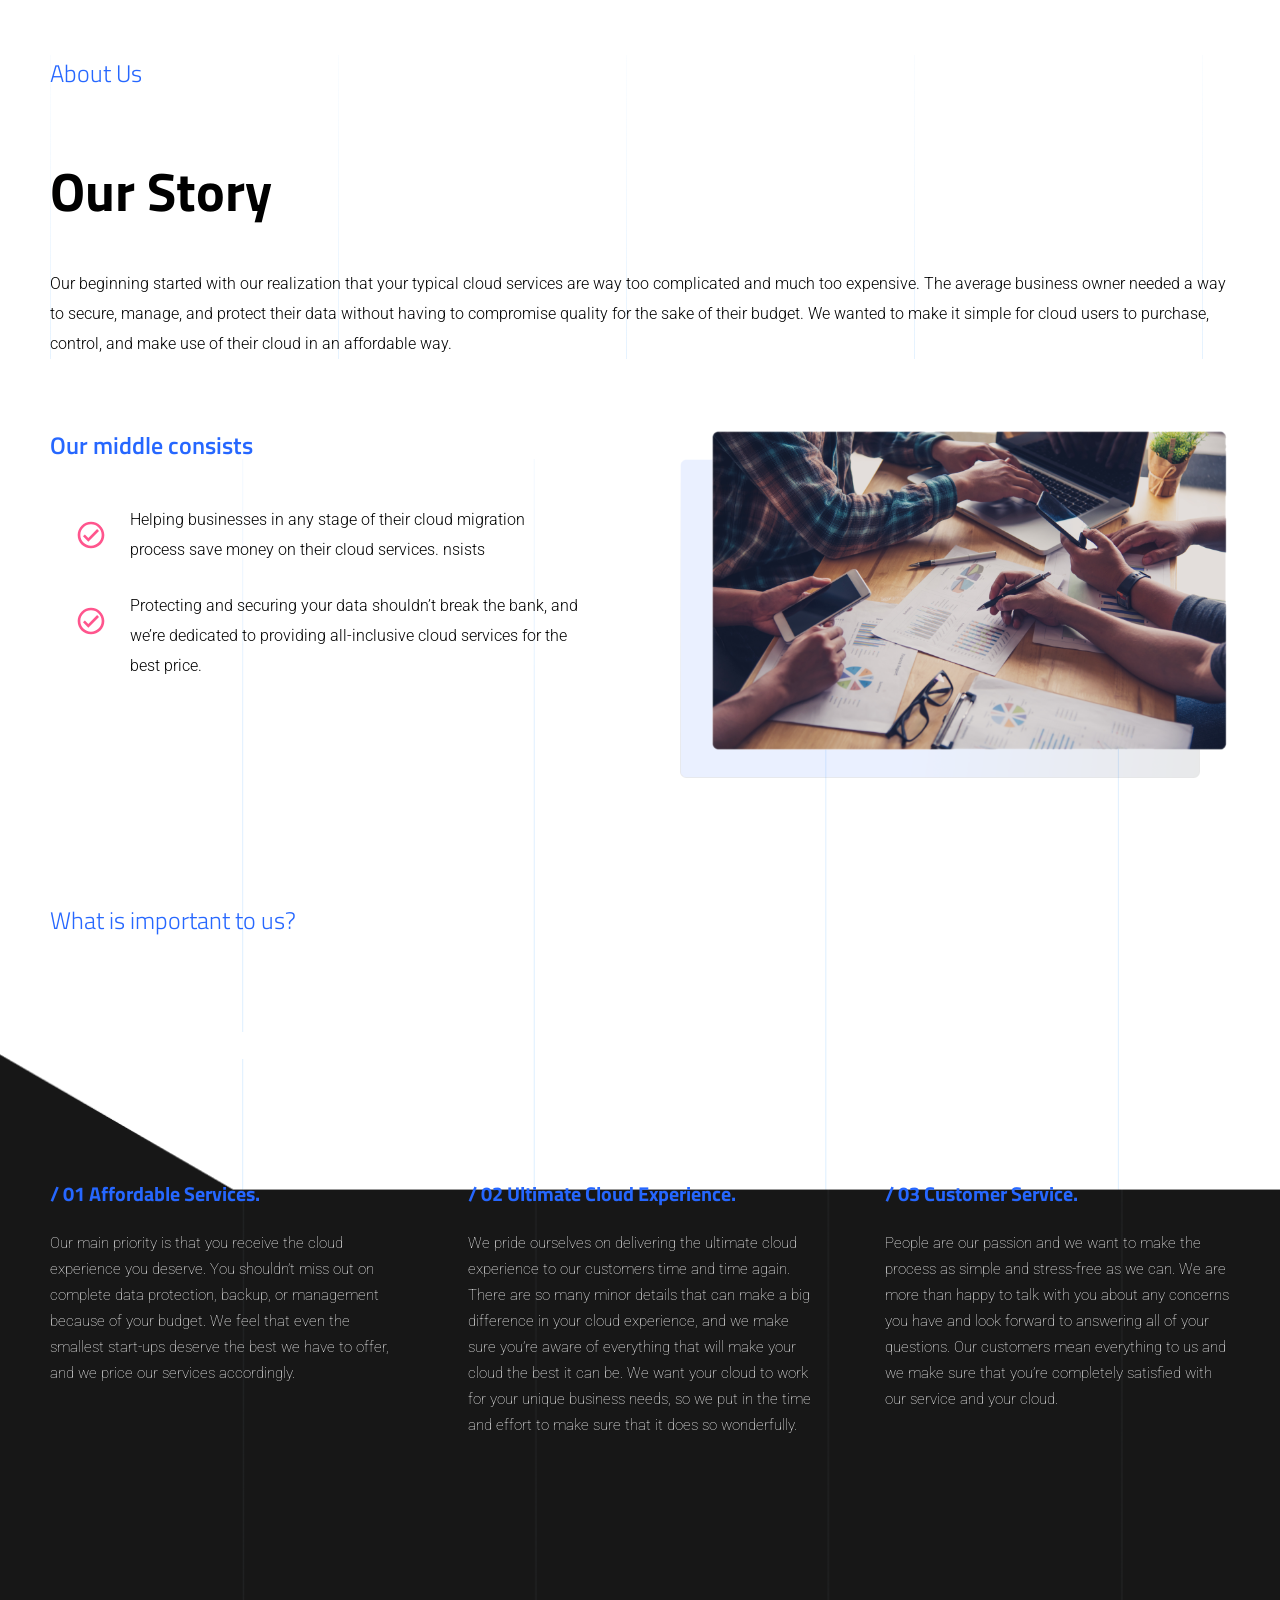
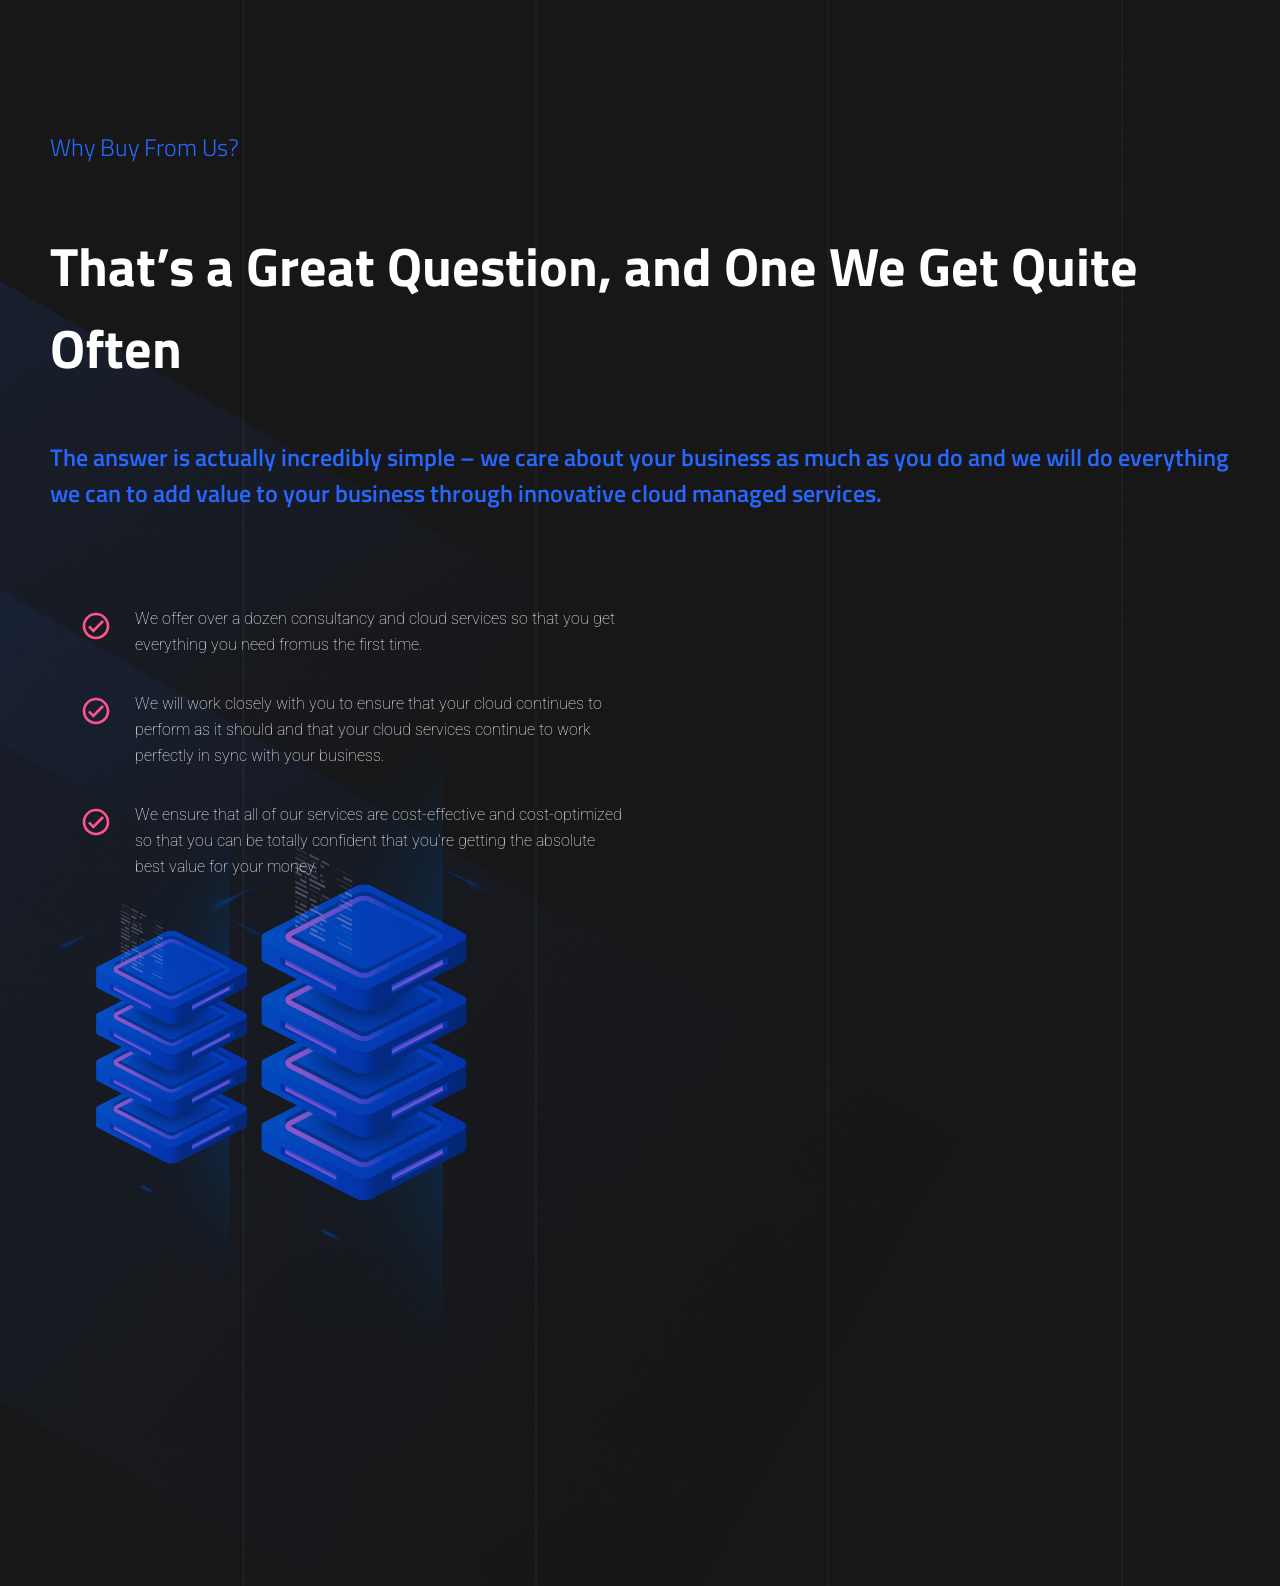
<file: about.html>
<!DOCTYPE html>
<html lang="en">

<head>
    <meta charset="UTF-8">
    <meta name="viewport" content="width=device-width, initial-scale=1.0">
    <title>Alliance-networks</title>
    <link rel="stylesheet" href="assets/css/app.css">
</head>

<body>
  
 


  <div class="bg-vont">
    <div class="about-container">
    
      <div class="line-container">
<p class="nav-about">About Us</p>

<h3 class="story__title">Our Story</h3>
<p class="story__text">Our beginning started with our realization that your typical cloud services are way too complicated and much too expensive. The average business owner needed a way to secure, manage, and protect their data without having to compromise quality for the sake of their budget. We wanted to make it simple for cloud users to purchase, control, and make use of their cloud in an affordable way. </p>
</div>
</div>

<div class="bg-about">
  <div class="about-container">
<div class="story__flex-container">
  <div class="story__left-block">
    <h3 class="story__left-block-title">Our middle consists</h3>
    <div class="story__items-block">

      <div class="story__items">
        <svg width="40" height="40" viewBox="0 0 40 40" fill="none" xmlns="http://www.w3.org/2000/svg" class="story__svg">
          <path fill-rule="evenodd" clip-rule="evenodd" d="M20.0003 6.66666C12.6403 6.66666 6.66699 12.64 6.66699 20C6.66699 27.36 12.6403 33.3333 20.0003 33.3333C27.3603 33.3333 33.3337 27.36 33.3337 20C33.3337 12.64 27.3603 6.66666 20.0003 6.66666ZM20.0003 30.6667C14.1203 30.6667 9.33366 25.88 9.33366 20C9.33366 14.12 14.1203 9.33332 20.0003 9.33332C25.8803 9.33332 30.667 14.12 30.667 20C30.667 25.88 25.8803 30.6667 20.0003 30.6667ZM17.3337 22.8933L26.1203 14.1067L28.0003 16L17.3337 26.6667L12.0003 21.3333L13.8803 19.4533L17.3337 22.8933Z" fill="#FF558D"/>
          </svg>
      <p class="story__item">Helping businesses in any stage of their cloud migration process save money on their cloud services. nsists</p>
        </div>
      
      <div class="story__items">
        <svg width="40" height="40" viewBox="0 0 40 40" fill="none" xmlns="http://www.w3.org/2000/svg" class="story__svg">
          <path fill-rule="evenodd" clip-rule="evenodd" d="M20.0003 6.66666C12.6403 6.66666 6.66699 12.64 6.66699 20C6.66699 27.36 12.6403 33.3333 20.0003 33.3333C27.3603 33.3333 33.3337 27.36 33.3337 20C33.3337 12.64 27.3603 6.66666 20.0003 6.66666ZM20.0003 30.6667C14.1203 30.6667 9.33366 25.88 9.33366 20C9.33366 14.12 14.1203 9.33332 20.0003 9.33332C25.8803 9.33332 30.667 14.12 30.667 20C30.667 25.88 25.8803 30.6667 20.0003 30.6667ZM17.3337 22.8933L26.1203 14.1067L28.0003 16L17.3337 26.6667L12.0003 21.3333L13.8803 19.4533L17.3337 22.8933Z" fill="#FF558D"/>
          </svg>
      <p class="story__item">Protecting and securing your data shouldn’t break the bank, and we’re dedicated to providing all-inclusive cloud services for the best price.</p>
        </div>
      </div>
  </div>
  <div class="story__right-block">
      <img src="img/about/story-img.png" class="story__img" alt="peaple">
      <img src="img/about/shadow.png" class="story__img story__img-bg" alt="peaple">
</div>
</div>

<section class="our-values">
<p class="our-values__nav-text about__nav-text">What is important to us?</p>
<h3 class="our-values__title about__title-bg">Our Values</h3>
<div class="our-values__flex-container">
  <div class="our-values__item">
    <h5 class="our-values__item-title">
      / 01 Affordable Services.
    </h5>
    <p class="our-values__item-text">
      Our main priority is that you receive the cloud experience
      you deserve. You shouldn’t miss out on complete data protection, backup, or management because of your budget. We feel that even the smallest start-ups
     deserve the best we have to offer, and we price our services accordingly.
    </p>
  </div>
  <div class="our-values__item">
    <h5 class="our-values__item-title">
      / 02 Ultimate Cloud Experience.
    </h5>
    <p class="our-values__item-text">
      We pride ourselves on delivering the ultimate cloud
      experience to our customers time and time again. There are so many minor
      details that can make a big difference in your cloud experience, and we make
      sure you’re aware of everything that will make your cloud the best it can be. We
      want your cloud to work for your unique business needs, so we put in the time
      and effort to make sure that it does so wonderfully.
    </p>
  </div>
  <div class="our-values__item">
    <h5 class="our-values__item-title">
      / 03 Customer Service.
    </h5>
    <p class="our-values__item-text">
      People are our passion and we want to make the process as
      simple and stress-free as we can. We are more than happy to talk with you about
      any concerns you have and look forward to answering all of your questions. Our
      customers mean everything to us and we make sure that you’re completely
      satisfied with our service and your cloud.
    </p>
  </div>
</div>
</section>

<section class="by-from">
  <p class="by-from__text about__nav-text">Why Buy From Us?</p>
  <h3 class="by-from__title about__title-bg">That’s a Great Question, and One We Get Quite Often</h3>
  <p class="by-from__subtitle">The answer is actually incredibly
    simple – we care about your business as much as you do and we will do everything we
    can to add value to your business through innovative cloud managed services.</p>
<div class="flex-container-about-anim">

<div class="by-from__items-container">
      <div class="story__items by-from__items">
        <svg width="40" height="40" viewBox="0 0 40 40" fill="none" xmlns="http://www.w3.org/2000/svg" class="story__svg by-from__svg">
          <path fill-rule="evenodd" clip-rule="evenodd" d="M20.0003 6.66666C12.6403 6.66666 6.66699 12.64 6.66699 20C6.66699 27.36 12.6403 33.3333 20.0003 33.3333C27.3603 33.3333 33.3337 27.36 33.3337 20C33.3337 12.64 27.3603 6.66666 20.0003 6.66666ZM20.0003 30.6667C14.1203 30.6667 9.33366 25.88 9.33366 20C9.33366 14.12 14.1203 9.33332 20.0003 9.33332C25.8803 9.33332 30.667 14.12 30.667 20C30.667 25.88 25.8803 30.6667 20.0003 30.6667ZM17.3337 22.8933L26.1203 14.1067L28.0003 16L17.3337 26.6667L12.0003 21.3333L13.8803 19.4533L17.3337 22.8933Z" fill="#FF558D"/>
          </svg>
      <p class="story__item by-from__item">We offer over a dozen consultancy and cloud services so that you get everything you need fromus the first time.</p>
        </div>
      
        <div class="story__items by-from__items">
          <svg width="40" height="40" viewBox="0 0 40 40" fill="none" xmlns="http://www.w3.org/2000/svg" class="story__svg by-from__svg">
            <path fill-rule="evenodd" clip-rule="evenodd" d="M20.0003 6.66666C12.6403 6.66666 6.66699 12.64 6.66699 20C6.66699 27.36 12.6403 33.3333 20.0003 33.3333C27.3603 33.3333 33.3337 27.36 33.3337 20C33.3337 12.64 27.3603 6.66666 20.0003 6.66666ZM20.0003 30.6667C14.1203 30.6667 9.33366 25.88 9.33366 20C9.33366 14.12 14.1203 9.33332 20.0003 9.33332C25.8803 9.33332 30.667 14.12 30.667 20C30.667 25.88 25.8803 30.6667 20.0003 30.6667ZM17.3337 22.8933L26.1203 14.1067L28.0003 16L17.3337 26.6667L12.0003 21.3333L13.8803 19.4533L17.3337 22.8933Z" fill="#FF558D"/>
            </svg>
        <p class="story__item by-from__item">We will work closely with you to ensure that your cloud continues to
          perform as it should and that your cloud services continue to work perfectly in sync with your business. 
          </p>
          </div>

          <div class="story__items by-from__items">
            <svg width="40" height="40" viewBox="0 0 40 40" fill="none" xmlns="http://www.w3.org/2000/svg" class="story__svg by-from__svg">
              <path fill-rule="evenodd" clip-rule="evenodd" d="M20.0003 6.66666C12.6403 6.66666 6.66699 12.64 6.66699 20C6.66699 27.36 12.6403 33.3333 20.0003 33.3333C27.3603 33.3333 33.3337 27.36 33.3337 20C33.3337 12.64 27.3603 6.66666 20.0003 6.66666ZM20.0003 30.6667C14.1203 30.6667 9.33366 25.88 9.33366 20C9.33366 14.12 14.1203 9.33332 20.0003 9.33332C25.8803 9.33332 30.667 14.12 30.667 20C30.667 25.88 25.8803 30.6667 20.0003 30.6667ZM17.3337 22.8933L26.1203 14.1067L28.0003 16L17.3337 26.6667L12.0003 21.3333L13.8803 19.4533L17.3337 22.8933Z" fill="#FF558D"/>
              </svg>
          <p class="story__item by-from__item">We ensure that all of our services are cost-effective and cost-optimized so that you can be totally confident that you’re getting the absolute best value for your money.</p>
            </div>
          </div>
<div class="animation-about">
  <img src="img/about/about-animate.png" class="animation-about-img" alt="">
</div>

        </div>
</section>








</div>

</div>
</div>
    <script src="assets/js/app.js"></script>
</body>

</html>
</file>
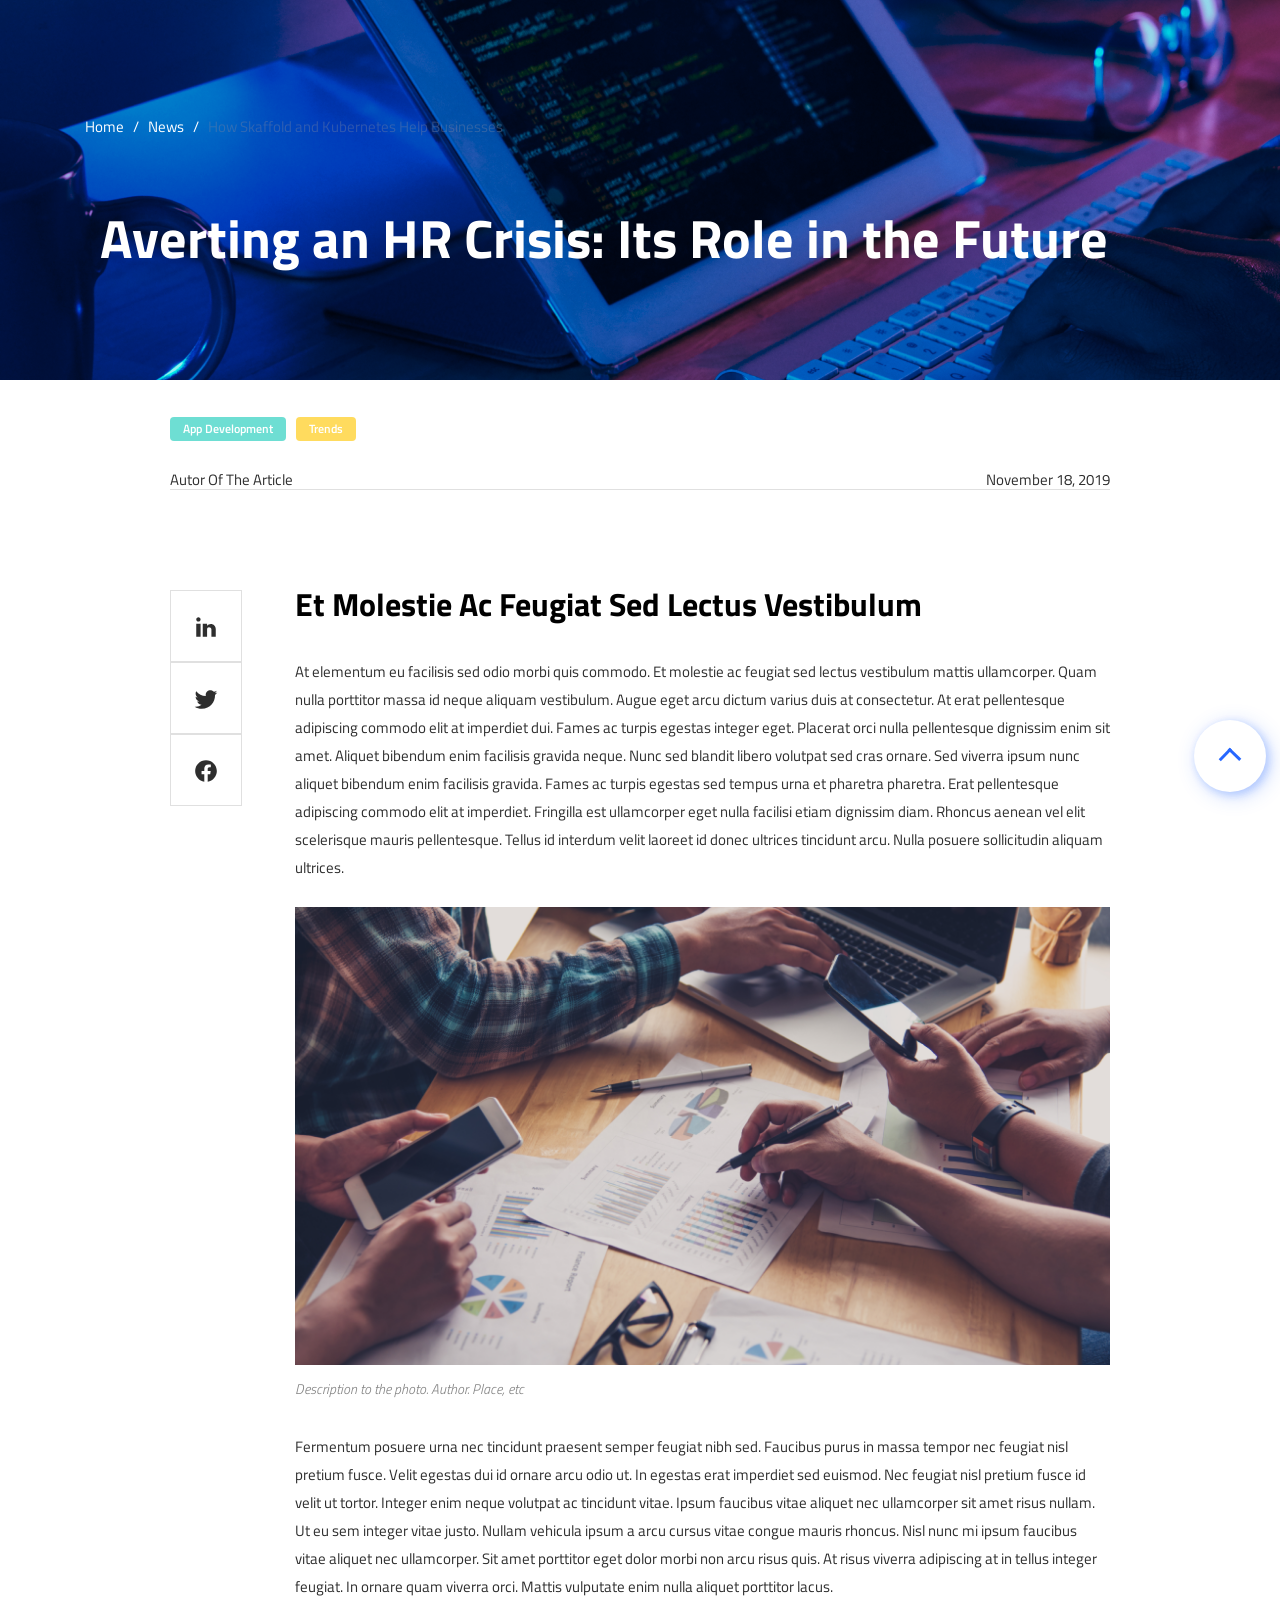
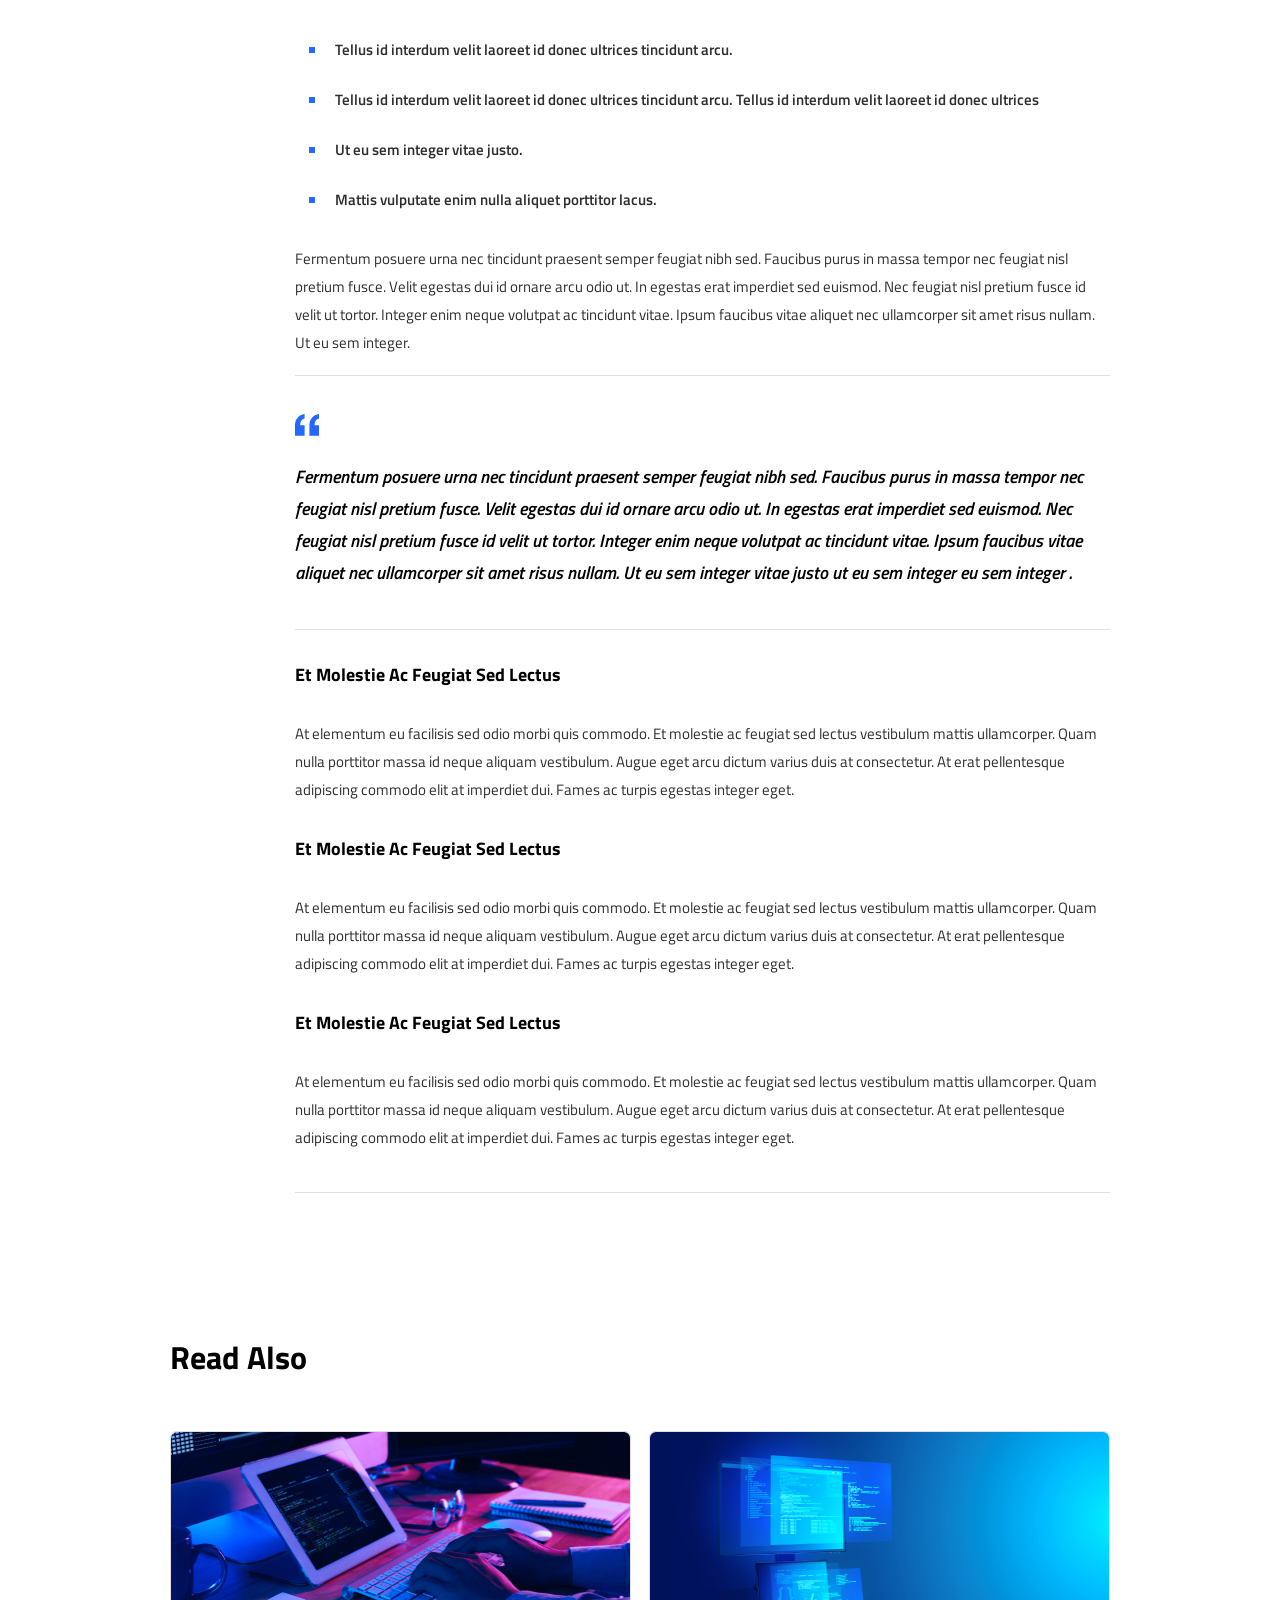
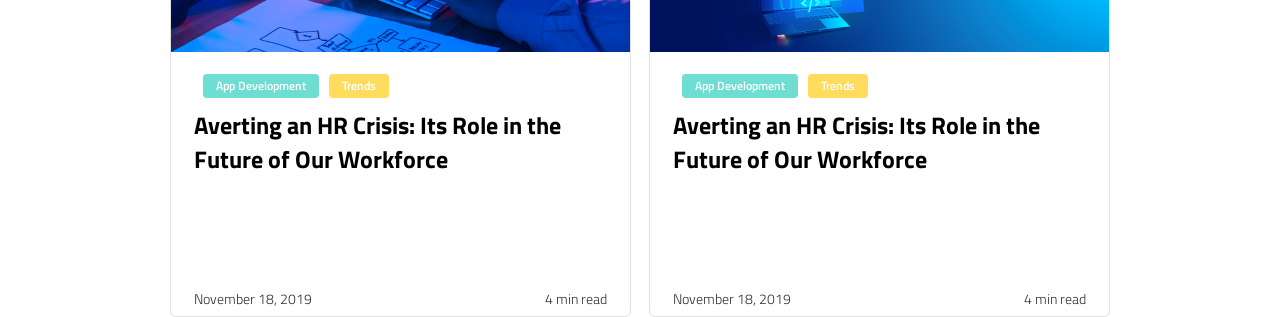
<file: article-blog.html>
<!DOCTYPE html>
<html lang="en">
  <head>
    <meta charset="UTF-8" />
    <meta name="viewport" content="width=device-width, initial-scale=1.0" />
    <title>Alliance-networks</title>
    <link rel="stylesheet" href="assets/css/app.css" />
  </head>
  <!-- npm run watch -->
  <body>
   

    <div class="banner-bg article-blog-bg" id="to-top">
      <div class="banner-container banner-container-mobile-blog">
        <nav class="banner-nav"> <a class="banner-nav__home"> Home &nbsp; / &nbsp;</a> <a class="banner-nav__home"> News   &nbsp; / &nbsp; </a><a href="#" class="banner-nav__this-page">How Skaffold and Kubernetes Help Businesses</a>  </nav>
        <h3 class="banner-title"> Averting an HR Crisis: Its Role in the Future 
        </h3>
      </div>
    </div>

  

    <article class="article">
      <div class="article__container">
       <a href="#to-top"> <div class="article__to-top">
          <div class="article__rectangle"></div>
        </div></a>
        <div class="tag-in-container blog-tag"><span class="tags-in app">App Development</span><span class="tags-in trends">Trends</span></div>
        <div class="article__autor-data">
        
          <div class="article__autor">Autor of the Article</div>
          <div class="article__data">November 18, 2019</div>
        </div>
        <div class="article__line"></div>
        <div class="article__flex-container">
          <div class="article__social">
            <div class="margin-article"></div>
            <div class="styki-cont">
            <div class="article__social-item">
             <a href="#"><img class="article__social-item-img" src="img/article/LinkedIn.svg" alt=""></a>
            </div>
            <div class="article__social-item">
              <a href="#"><img class="article__social-item-img" src="img/article//Twitter.svg" alt=""></a>
            </div>
            <div class="article__social-item">
              <a href="#"><img class="article__social-item-img" src="img/article/facebook.svg" alt=""></a>
            </div>
          </div>
          </div>
        
        <div class="article__main">
          <div class="article__main-title">
            Et molestie ac feugiat sed lectus vestibulum
          </div>
          <div class="article__text">
            At elementum eu facilisis sed odio morbi quis commodo. Et molestie ac feugiat sed lectus vestibulum mattis
            ullamcorper. Quam nulla porttitor massa id neque aliquam vestibulum. Augue eget arcu dictum varius duis at
            consectetur. At erat pellentesque adipiscing commodo elit at imperdiet dui. Fames ac turpis egestas integer
            eget. Placerat orci nulla pellentesque dignissim enim sit amet. Aliquet bibendum enim facilisis gravida
            neque. Nunc sed blandit libero volutpat sed cras ornare. Sed viverra ipsum nunc aliquet bibendum enim
            facilisis gravida. Fames ac turpis egestas sed tempus urna et pharetra pharetra. Erat pellentesque
            adipiscing commodo elit at imperdiet. Fringilla est ullamcorper eget nulla facilisi etiam dignissim diam.
            Rhoncus aenean vel elit scelerisque mauris pellentesque. Tellus id interdum velit laoreet id donec ultrices
            tincidunt arcu. Nulla posuere sollicitudin aliquam ultrices.
          </div>
          <div class="article__main-img">
            <img src="img/article/article-main.png"  class='article__main-img-p'alt="">
          </div>
          <div class="article__img-description">
            Description to the photo. Author. Place, etc
          </div>
          <div class="article__text">
            Fermentum posuere urna nec tincidunt praesent semper feugiat nibh sed. Faucibus purus in massa tempor nec
            feugiat nisl pretium fusce. Velit egestas dui id ornare arcu odio ut. In egestas erat imperdiet sed euismod.
            Nec feugiat nisl pretium fusce id velit ut tortor. Integer enim neque volutpat ac tincidunt vitae. Ipsum
            faucibus vitae aliquet nec ullamcorper sit amet risus nullam. Ut eu sem integer vitae justo. Nullam vehicula
            ipsum a arcu cursus vitae congue mauris rhoncus. Nisl nunc mi ipsum faucibus vitae aliquet nec ullamcorper.
            Sit amet porttitor eget dolor morbi non arcu risus quis. At risus viverra adipiscing at in tellus integer
            feugiat. In ornare quam viverra orci. Mattis vulputate enim nulla aliquet porttitor lacus.
          </div>
          <ul class="could-business__ul article">
            <li class="could-business__list article">
              Tellus id interdum velit laoreet id donec ultrices tincidunt arcu.
            </li>
            <li class="could-business__list article">
              Tellus id interdum velit laoreet id donec ultrices tincidunt arcu. Tellus id interdum velit laoreet id donec ultrices 
            </li>
            <li class="could-business__list article">
              Ut eu sem integer vitae justo.
            </li>
            <li class="could-business__list article">
              Mattis vulputate enim nulla aliquet porttitor lacus.
            </li>
          </ul>

          <div class="article__text sublist-article">
            Fermentum posuere urna nec tincidunt praesent semper feugiat nibh sed. Faucibus purus in massa tempor nec
            feugiat nisl pretium fusce. Velit egestas dui id ornare arcu odio ut. In egestas erat imperdiet sed euismod.
            Nec feugiat nisl pretium fusce id velit ut tortor. Integer enim neque volutpat ac tincidunt vitae. Ipsum
            faucibus vitae aliquet nec ullamcorper sit amet risus nullam. Ut eu sem integer.
          </div>
          <div class="article__line"></div>
          <div class="article__parentheses">
          <img src="img/article/parentheses.svg" alt="">
          </div>

          <div class="article__text-italic">
            Fermentum posuere urna nec tincidunt praesent semper feugiat nibh sed. Faucibus purus in massa tempor nec
            feugiat nisl pretium fusce. Velit egestas dui id ornare arcu odio ut. In egestas erat imperdiet sed euismod.
            Nec feugiat nisl pretium fusce id velit ut tortor. Integer enim neque volutpat ac tincidunt vitae. Ipsum
            faucibus vitae aliquet nec ullamcorper sit amet risus nullam. Ut eu sem integer vitae justo ut eu sem
            integer eu sem integer .
          </div>

          <div class="article__line"></div>

          <div class="article__title">Et molestie ac feugiat sed lectus</div>
          <div class="article__text">At elementum eu facilisis sed odio morbi quis commodo. Et molestie ac feugiat sed
            lectus vestibulum mattis ullamcorper. Quam nulla porttitor massa id neque aliquam vestibulum. Augue eget
            arcu dictum varius duis at consectetur. At erat pellentesque adipiscing commodo elit at imperdiet dui. Fames
            ac turpis egestas integer eget.</div>

          <div class="article__title">Et molestie ac feugiat sed lectus</div>
          <div class="article__text">At elementum eu facilisis sed odio morbi quis commodo. Et molestie ac feugiat sed
            lectus vestibulum mattis ullamcorper. Quam nulla porttitor massa id neque aliquam vestibulum. Augue eget
            arcu dictum varius duis at consectetur. At erat pellentesque adipiscing commodo elit at imperdiet dui. Fames
            ac turpis egestas integer eget.</div>

          <div class="article__title">Et molestie ac feugiat sed lectus</div>
          <div class="article__text">At elementum eu facilisis sed odio morbi quis commodo. Et molestie ac feugiat sed
            lectus vestibulum mattis ullamcorper. Quam nulla porttitor massa id neque aliquam vestibulum. Augue eget
            arcu dictum varius duis at consectetur. At erat pellentesque adipiscing commodo elit at imperdiet dui. Fames
            ac turpis egestas integer eget.</div>

          <div class="article__line line-sub-article-title"></div>
          <div class="article__mobile-social">
            <div class="article__social-item">
             <a href="#"><img class="article__social-item-img" src="img/article/LinkedIn.svg" alt=""></a>
            </div>
            <div class="article__social-item">
              <a href="#"><img class="article__social-item-img" src="img/article//Twitter.svg" alt=""></a>
            </div>
            <div class="article__social-item">
              <a href="#"><img class="article__social-item-img" src="img/article/facebook.svg" alt=""></a>
          </div>
          </div>
        </div>
      </div>




      <div class="article__main-title under-article-item">
       Read also
      </div>
      <div class="news-item-block news-item-block-blog ">
        <div class="news__item">
          <a href="#">   <img src="img/our-blog/blog-title1.png" class="news__item-img" alt="img-blog"></a> 
          <div class="tag-in-container blog-tag-in"><span class="tags-in app">App Development</span><span class="tags-in trends">Trends</span></div>
          <a href="#">  <p class="news__item-title">Averting an HR Crisis: Its Role in the Future of Our Workforce
          </p></a> 
          <div class="news__data-container">
            <div class="news__data">November 18, 2019</div>
            <div class="news__read">4 min read</div>
          </div>
        </div>
    
        <div class="news__item">
          <a href="#">   <img src="img/our-blog/blog-title2.png" class="news__item-img" alt="img-blog"></a> 
          <div class="tag-in-container blog-tag-in"><span class="tags-in app">App Development</span><span class="tags-in trends">Trends</span></div>
          <a href="#">  <p class="news__item-title">Averting an HR Crisis: Its Role in the Future of Our Workforce
          </p></a> 
          <div class="news__data-container">
            <div class="news__data">November 18, 2019</div>
            <div class="news__read">4 min read</div>
          </div>
        </div>
      </div>
    </article>
    </div>



    <script src="assets/js/app.js"></script>
  </body>
</html>
</file>
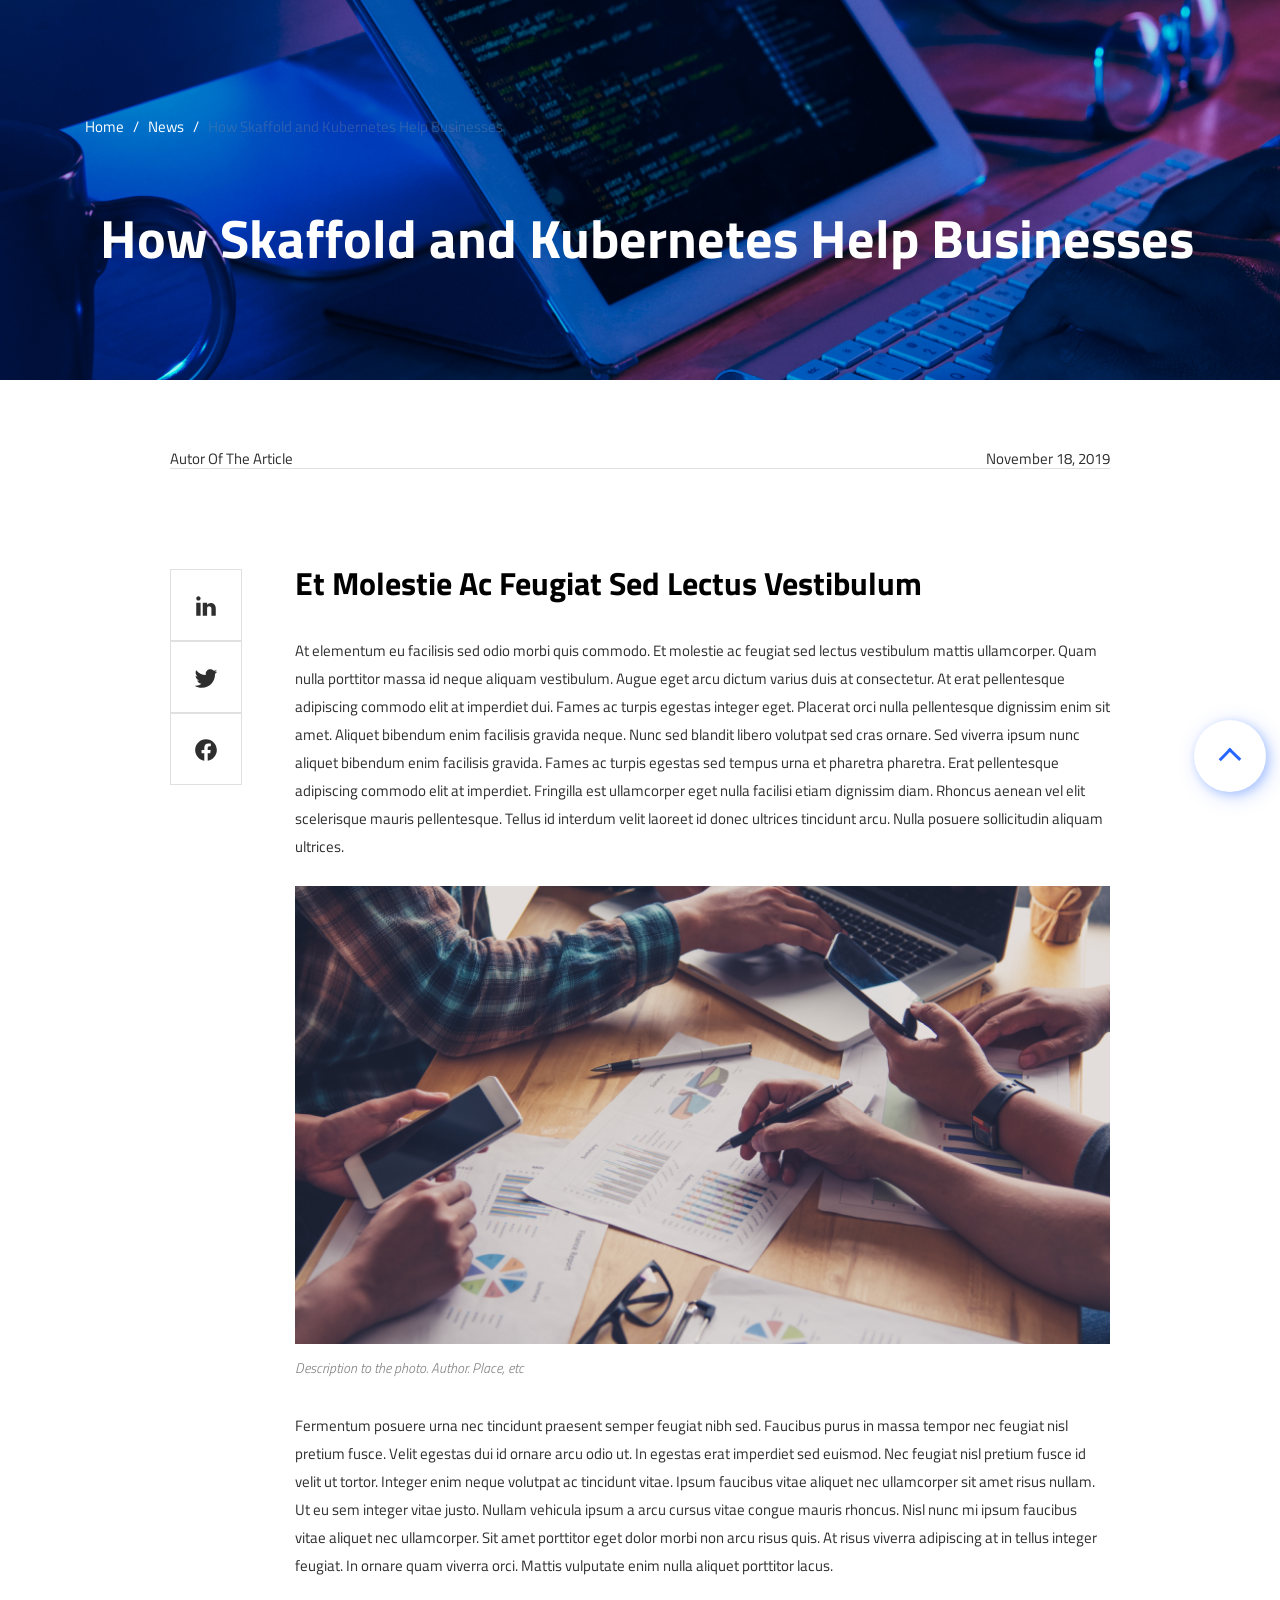
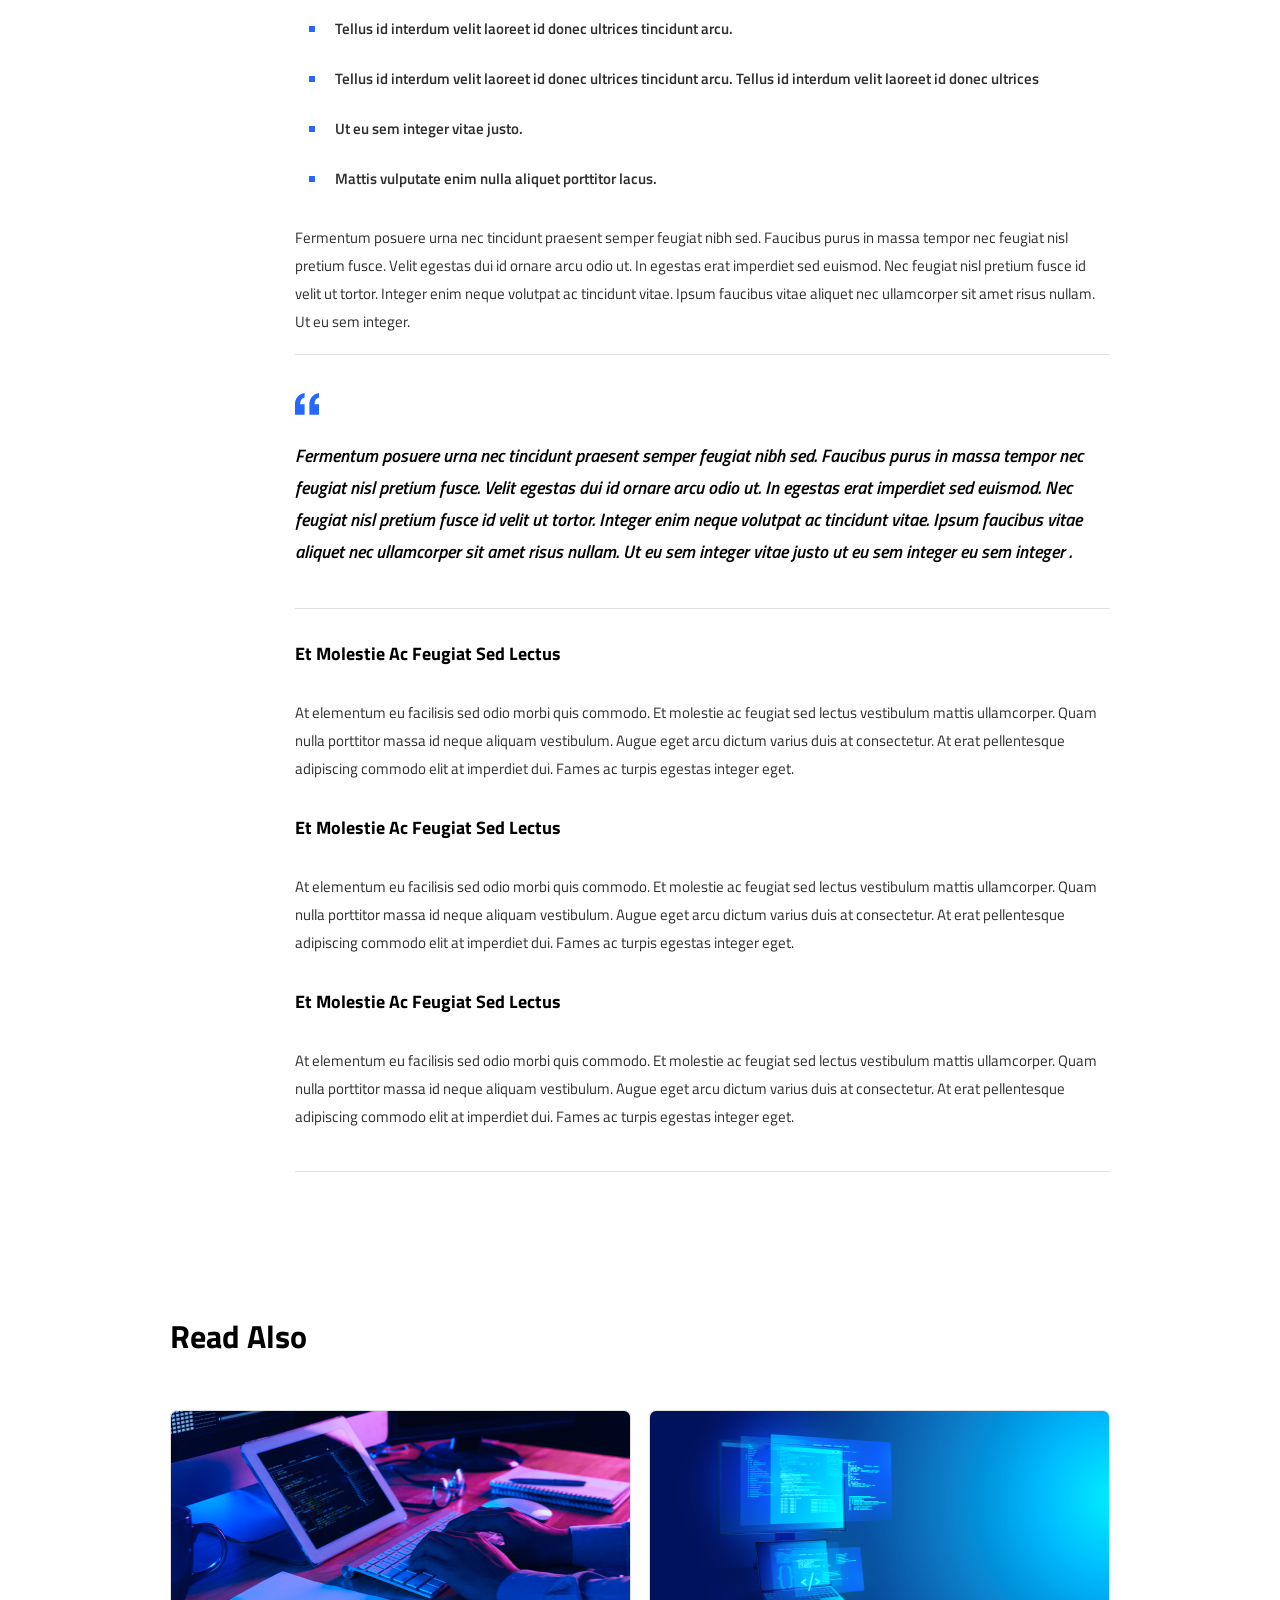
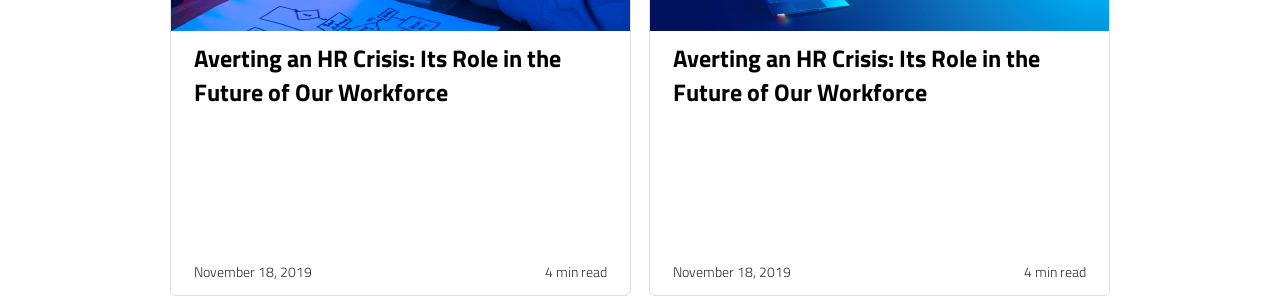
<file: article-news.html>
<!DOCTYPE html>
<html lang="en">
  <head>
    <meta charset="UTF-8" />
    <meta name="viewport" content="width=device-width, initial-scale=1.0" />
    <title>Alliance-networks</title>
    <link rel="stylesheet" href="assets/css/app.css" />
  </head>
  <!-- npm run watch -->
  <body>
   

    <div class="banner-bg article-blog-bg" id="to-top">
      <div class="banner-container banner-container-mobile-blog">
        <nav class="banner-nav"> <a class="banner-nav__home"> Home &nbsp; / &nbsp;</a> <a class="banner-nav__home"> News   &nbsp; / &nbsp; </a><a href="#" class="banner-nav__this-page">How Skaffold and Kubernetes Help Businesses</a>  </nav>
        <h3 class="banner-title"> How Skaffold and Kubernetes Help Businesses</h3>
      </div>
    </div>

  

    <article class="article">
      <div class="article__container">
       <a href="#to-top"> <div class="article__to-top">
          <div class="article__rectangle"></div>
        </div></a>
        <div class="article__autor-data">
          <div class="article__autor">Autor of the Article</div>
          <div class="article__data">November 18, 2019</div>
        </div>
        <div class="article__line"></div>
        <div class="article__flex-container">
          <div class="article__social">
            <div class="margin-article"></div>
            <div class="styki-cont">
            <div class="article__social-item">
             <a href="#"><img class="article__social-item-img" src="img/article/LinkedIn.svg" alt=""></a>
            </div>
            <div class="article__social-item">
              <a href="#"><img class="article__social-item-img" src="img/article//Twitter.svg" alt=""></a>
            </div>
            <div class="article__social-item">
              <a href="#"><img class="article__social-item-img" src="img/article/facebook.svg" alt=""></a>
            </div>
          </div>
          </div>
        
        <div class="article__main">
          <div class="article__main-title">
            Et molestie ac feugiat sed lectus vestibulum
          </div>
          <div class="article__text">
            At elementum eu facilisis sed odio morbi quis commodo. Et molestie ac feugiat sed lectus vestibulum mattis
            ullamcorper. Quam nulla porttitor massa id neque aliquam vestibulum. Augue eget arcu dictum varius duis at
            consectetur. At erat pellentesque adipiscing commodo elit at imperdiet dui. Fames ac turpis egestas integer
            eget. Placerat orci nulla pellentesque dignissim enim sit amet. Aliquet bibendum enim facilisis gravida
            neque. Nunc sed blandit libero volutpat sed cras ornare. Sed viverra ipsum nunc aliquet bibendum enim
            facilisis gravida. Fames ac turpis egestas sed tempus urna et pharetra pharetra. Erat pellentesque
            adipiscing commodo elit at imperdiet. Fringilla est ullamcorper eget nulla facilisi etiam dignissim diam.
            Rhoncus aenean vel elit scelerisque mauris pellentesque. Tellus id interdum velit laoreet id donec ultrices
            tincidunt arcu. Nulla posuere sollicitudin aliquam ultrices.
          </div>
          <div class="article__main-img">
            <img src="img/article/article-main.png"  class='article__main-img-p'alt="">
          </div>
          <div class="article__img-description">
            Description to the photo. Author. Place, etc
          </div>
          <div class="article__text">
            Fermentum posuere urna nec tincidunt praesent semper feugiat nibh sed. Faucibus purus in massa tempor nec
            feugiat nisl pretium fusce. Velit egestas dui id ornare arcu odio ut. In egestas erat imperdiet sed euismod.
            Nec feugiat nisl pretium fusce id velit ut tortor. Integer enim neque volutpat ac tincidunt vitae. Ipsum
            faucibus vitae aliquet nec ullamcorper sit amet risus nullam. Ut eu sem integer vitae justo. Nullam vehicula
            ipsum a arcu cursus vitae congue mauris rhoncus. Nisl nunc mi ipsum faucibus vitae aliquet nec ullamcorper.
            Sit amet porttitor eget dolor morbi non arcu risus quis. At risus viverra adipiscing at in tellus integer
            feugiat. In ornare quam viverra orci. Mattis vulputate enim nulla aliquet porttitor lacus.
          </div>
          <ul class="could-business__ul article">
            <li class="could-business__list article">
              Tellus id interdum velit laoreet id donec ultrices tincidunt arcu.
            </li>
            <li class="could-business__list article">
              Tellus id interdum velit laoreet id donec ultrices tincidunt arcu. Tellus id interdum velit laoreet id donec ultrices 
            </li>
            <li class="could-business__list article">
              Ut eu sem integer vitae justo.
            </li>
            <li class="could-business__list article">
              Mattis vulputate enim nulla aliquet porttitor lacus.
            </li>
          </ul>

          <div class="article__text sublist-article">
            Fermentum posuere urna nec tincidunt praesent semper feugiat nibh sed. Faucibus purus in massa tempor nec
            feugiat nisl pretium fusce. Velit egestas dui id ornare arcu odio ut. In egestas erat imperdiet sed euismod.
            Nec feugiat nisl pretium fusce id velit ut tortor. Integer enim neque volutpat ac tincidunt vitae. Ipsum
            faucibus vitae aliquet nec ullamcorper sit amet risus nullam. Ut eu sem integer.
          </div>
          <div class="article__line"></div>
          <div class="article__parentheses">
          <img src="img/article/parentheses.svg" alt="">
          </div>

          <div class="article__text-italic">
            Fermentum posuere urna nec tincidunt praesent semper feugiat nibh sed. Faucibus purus in massa tempor nec
            feugiat nisl pretium fusce. Velit egestas dui id ornare arcu odio ut. In egestas erat imperdiet sed euismod.
            Nec feugiat nisl pretium fusce id velit ut tortor. Integer enim neque volutpat ac tincidunt vitae. Ipsum
            faucibus vitae aliquet nec ullamcorper sit amet risus nullam. Ut eu sem integer vitae justo ut eu sem
            integer eu sem integer .
          </div>

          <div class="article__line"></div>

          <div class="article__title">Et molestie ac feugiat sed lectus</div>
          <div class="article__text">At elementum eu facilisis sed odio morbi quis commodo. Et molestie ac feugiat sed
            lectus vestibulum mattis ullamcorper. Quam nulla porttitor massa id neque aliquam vestibulum. Augue eget
            arcu dictum varius duis at consectetur. At erat pellentesque adipiscing commodo elit at imperdiet dui. Fames
            ac turpis egestas integer eget.</div>

          <div class="article__title">Et molestie ac feugiat sed lectus</div>
          <div class="article__text">At elementum eu facilisis sed odio morbi quis commodo. Et molestie ac feugiat sed
            lectus vestibulum mattis ullamcorper. Quam nulla porttitor massa id neque aliquam vestibulum. Augue eget
            arcu dictum varius duis at consectetur. At erat pellentesque adipiscing commodo elit at imperdiet dui. Fames
            ac turpis egestas integer eget.</div>

          <div class="article__title">Et molestie ac feugiat sed lectus</div>
          <div class="article__text">At elementum eu facilisis sed odio morbi quis commodo. Et molestie ac feugiat sed
            lectus vestibulum mattis ullamcorper. Quam nulla porttitor massa id neque aliquam vestibulum. Augue eget
            arcu dictum varius duis at consectetur. At erat pellentesque adipiscing commodo elit at imperdiet dui. Fames
            ac turpis egestas integer eget.</div>

          <div class="article__line line-sub-article-title"></div>
          <div class="article__mobile-social">
            <div class="article__social-item">
             <a href="#"><img class="article__social-item-img" src="img/article/LinkedIn.svg" alt=""></a>
            </div>
            <div class="article__social-item">
              <a href="#"><img class="article__social-item-img" src="img/article//Twitter.svg" alt=""></a>
            </div>
            <div class="article__social-item">
              <a href="#"><img class="article__social-item-img" src="img/article/facebook.svg" alt=""></a>
          </div>
          </div>
        </div>
      </div>




      <div class="article__main-title under-article-item">
       Read also
      </div>
      <div class="news-item-block">
        <div class="news__item">
          <a href="#">   <img src="img/our-blog/blog-title1.png" class="news__item-img" alt="img-blog"></a> 
          <a href="#">  <p class="news__item-title">Averting an HR Crisis: Its Role in the Future of Our Workforce
          </p></a> 
          <div class="news__data-container">
            <div class="news__data">November 18, 2019</div>
            <div class="news__read">4 min read</div>
          </div>
        </div>
    
        <div class="news__item">
          <a href="#">   <img src="img/our-blog/blog-title2.png" class="news__item-img" alt="img-blog"></a> 
          <a href="#">  <p class="news__item-title">Averting an HR Crisis: Its Role in the Future of Our Workforce
          </p></a> 
          <div class="news__data-container">
            <div class="news__data">November 18, 2019</div>
            <div class="news__read">4 min read</div>
          </div>
        </div>
      </div>
    </article>
    </div>



    <script src="assets/js/app.js"></script>
  </body>
</html>
</file>
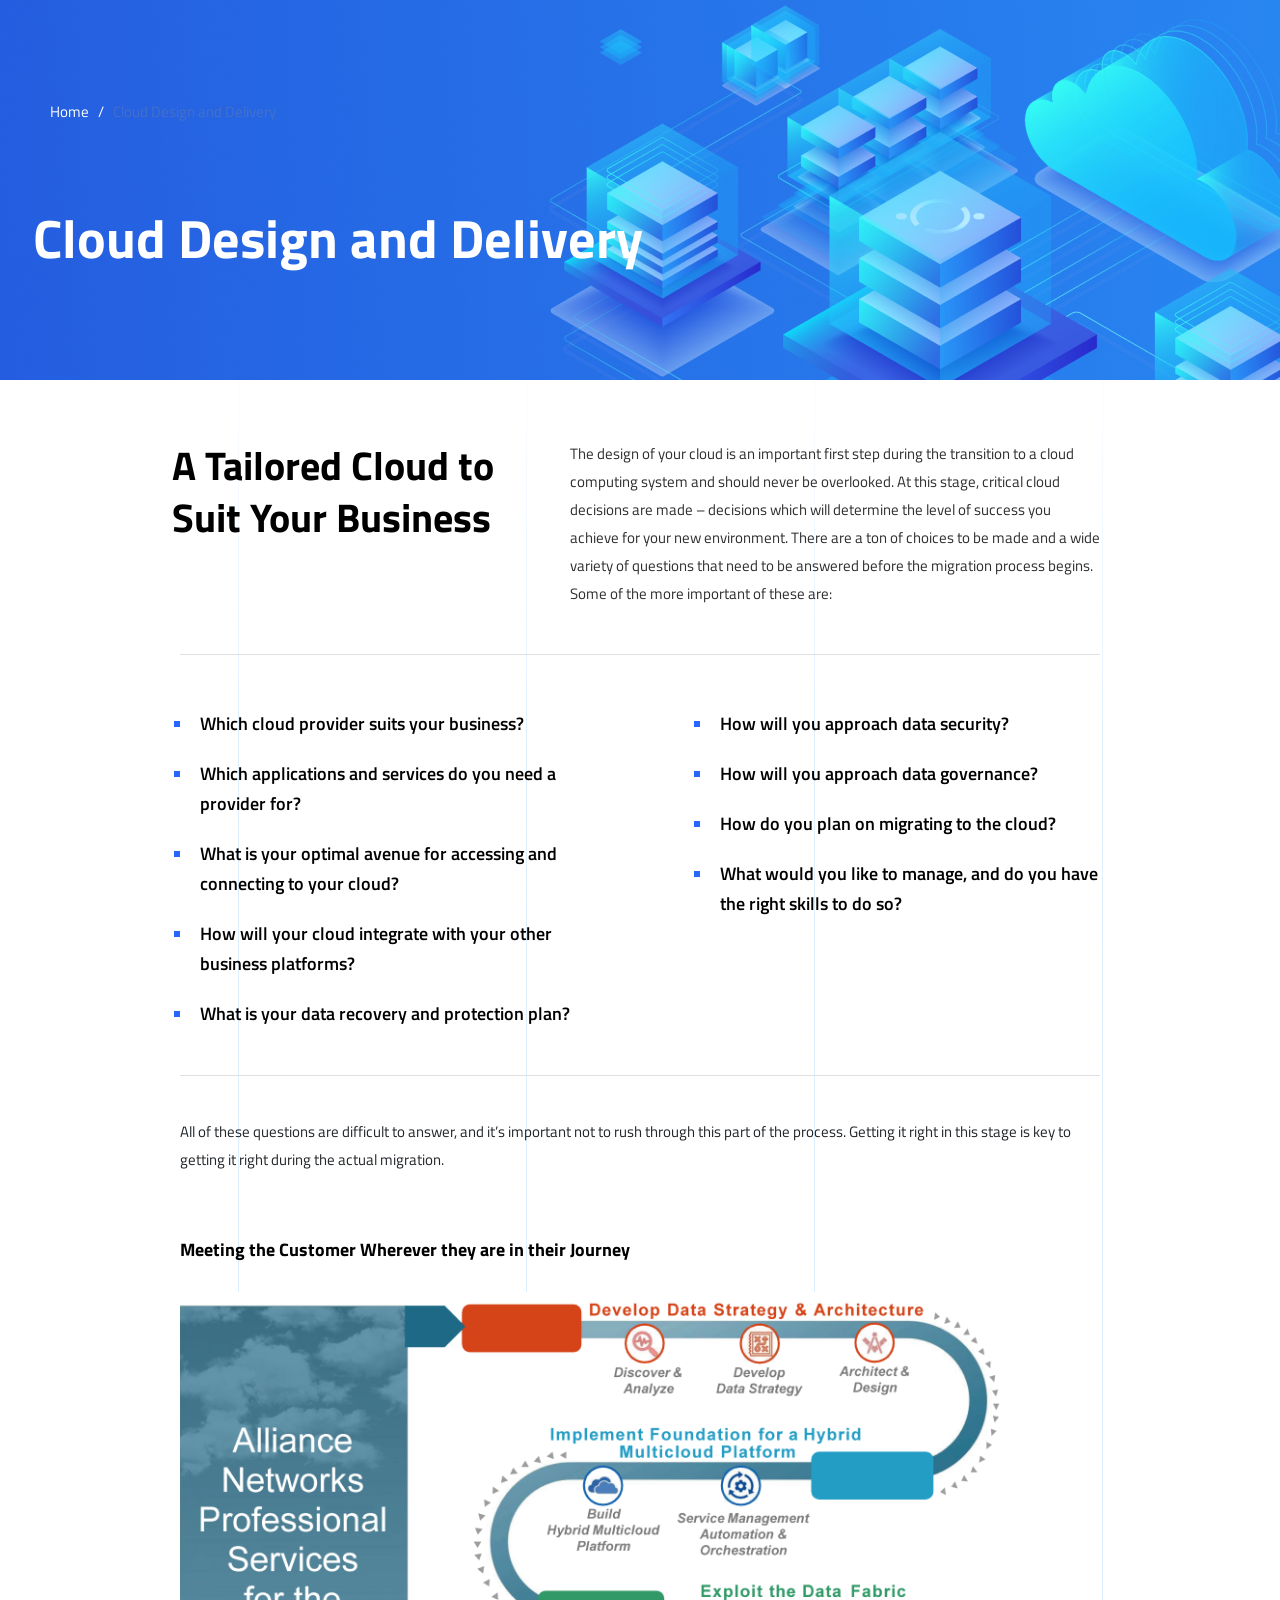
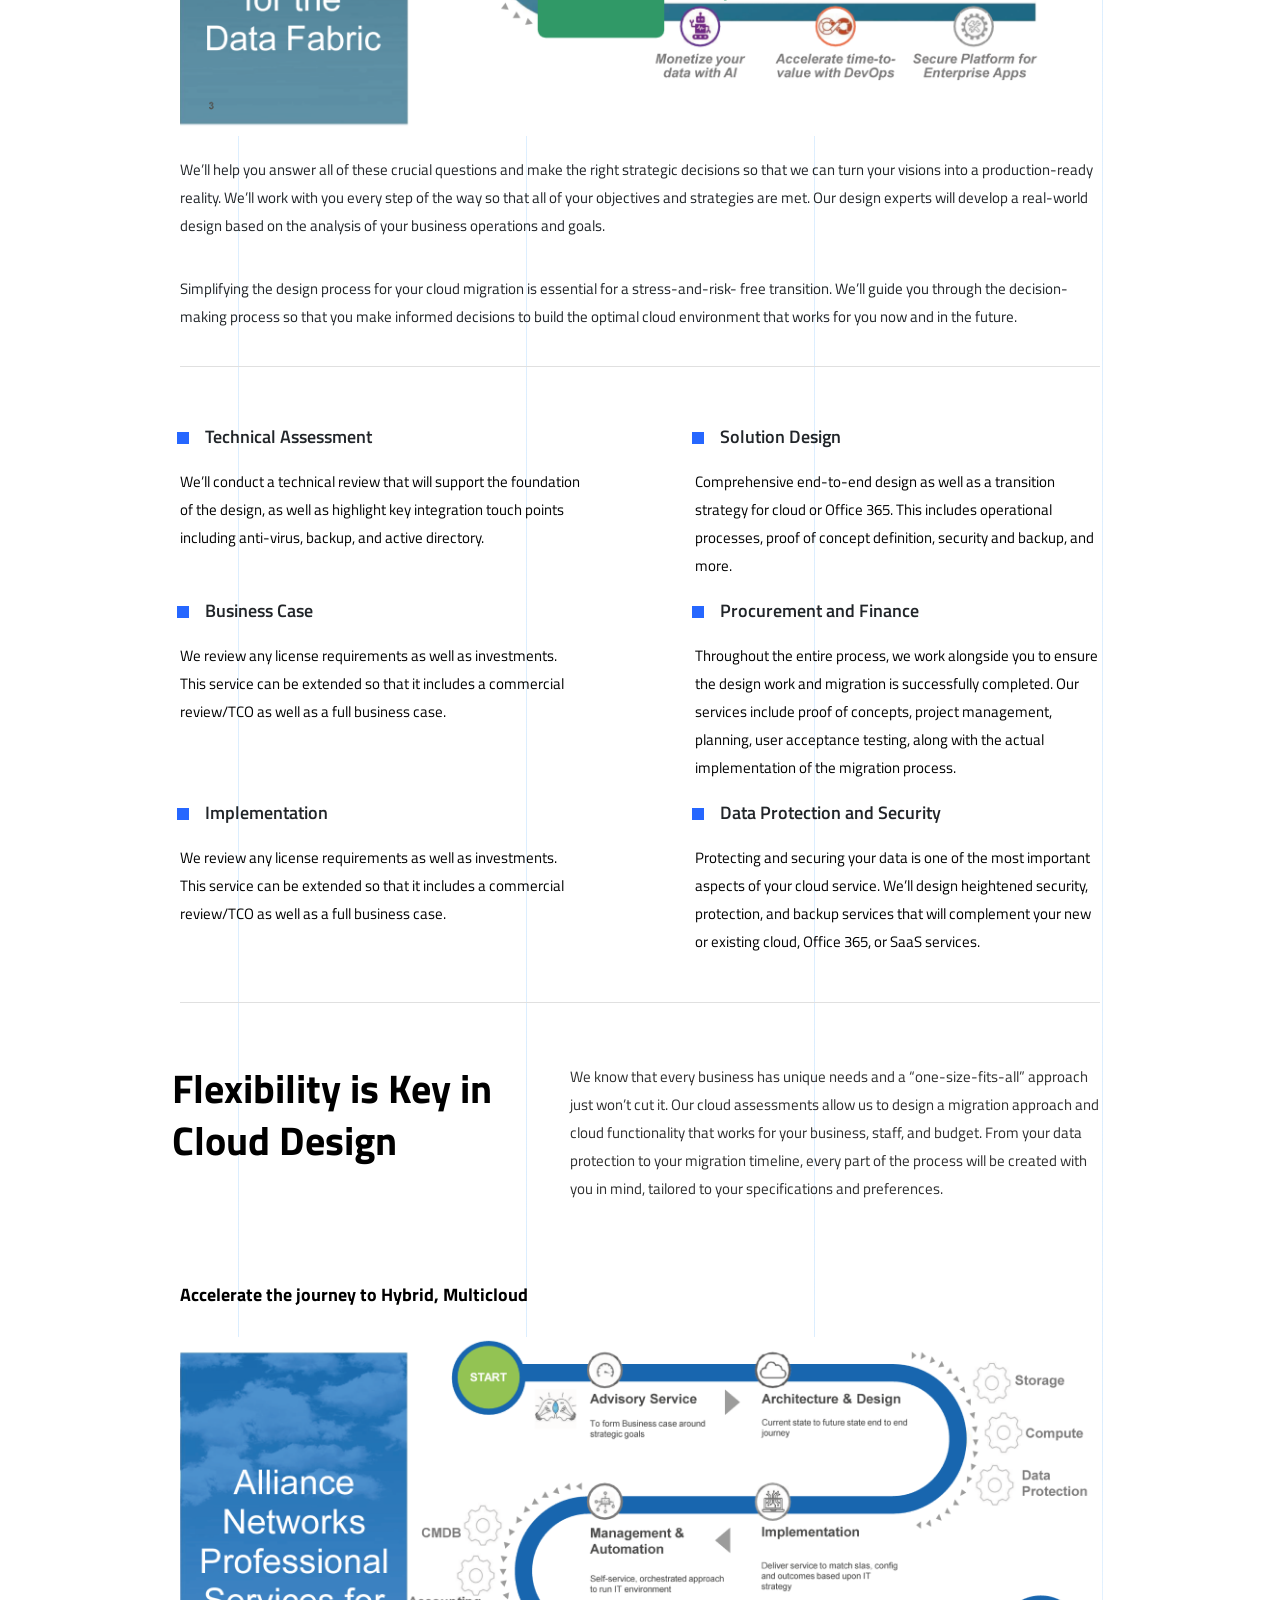
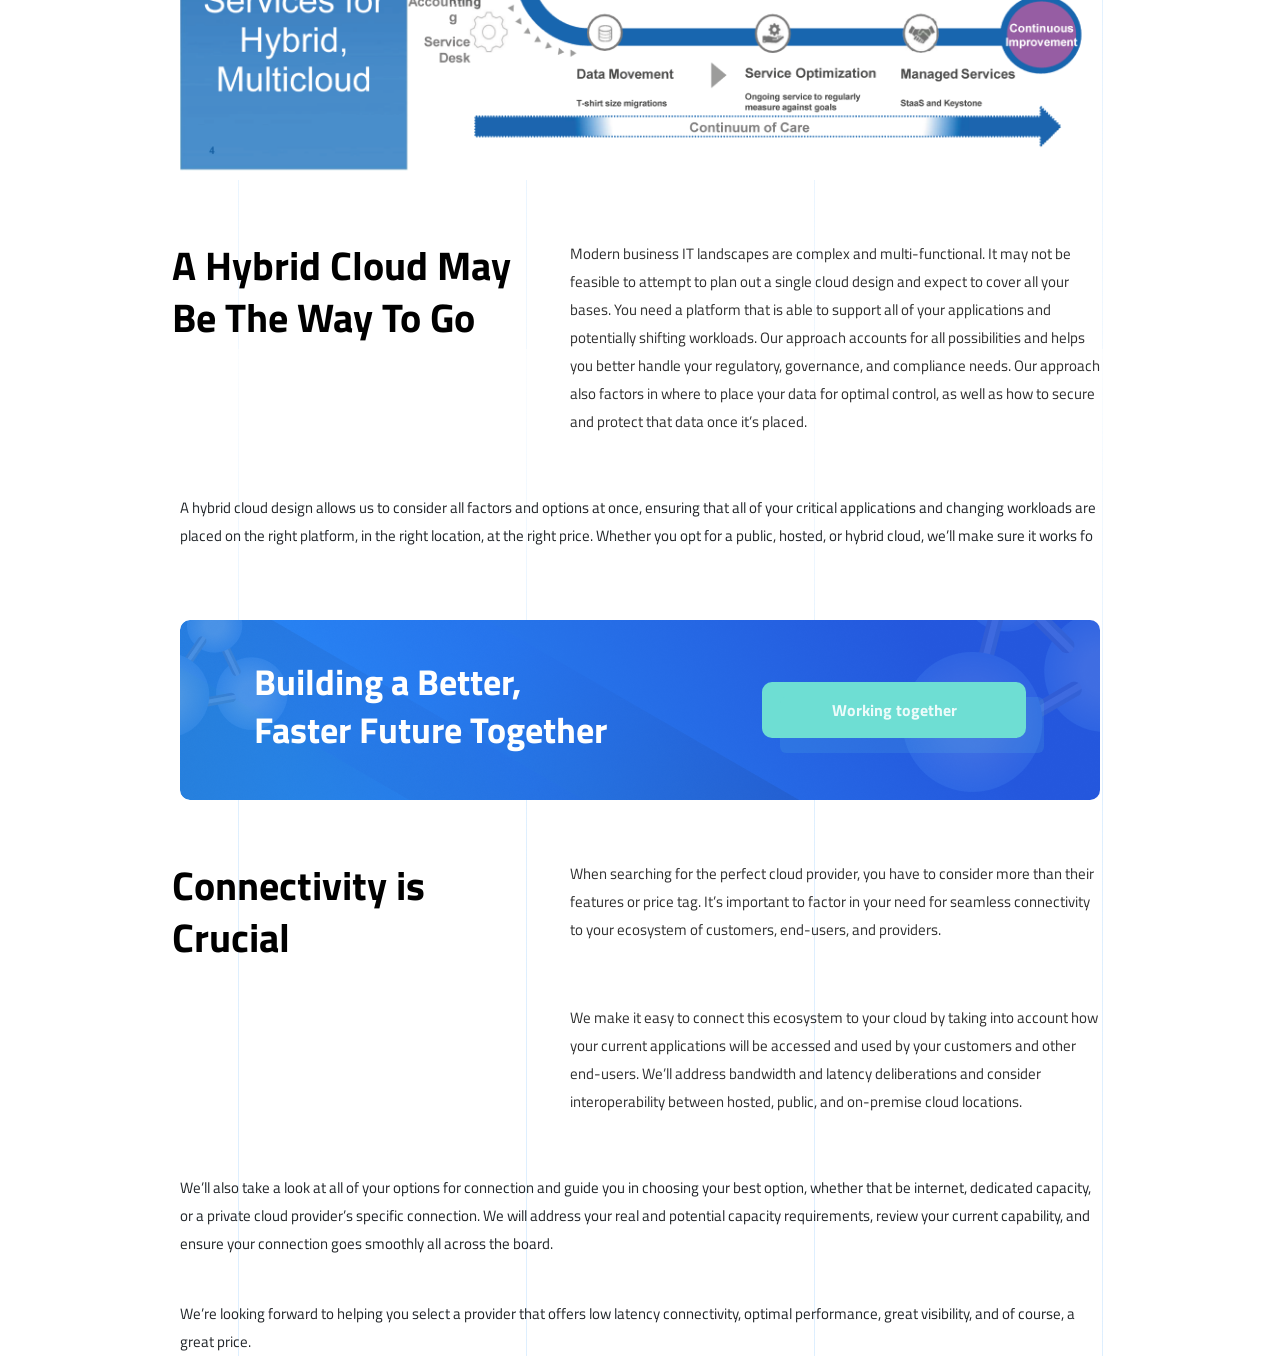
<file: cloud-design.html>
<!DOCTYPE html>
<html lang="en">
  <head>
    <meta charset="UTF-8" />
    <meta name="viewport" content="width=device-width, initial-scale=1.0" />
    <title>Alliance-networks</title>
    <link rel="stylesheet" href="assets/css/app.css" />
  </head>
  <!-- npm run watch -->
  <body>
    <div class="banner-bg">
      <div class="banner-container">
        <nav class="banner-nav"> <a class="banner-nav__home"> Home &nbsp; / &nbsp;</a> <a href="#" class="banner-nav__this-page"> Cloud Design and Delivery</a></nav>
        <h3 class="banner-title">Cloud Design and Delivery</h3>
      </div>
    </div>
<div class="cloud-line">
    <section class="could-business">
      <div class="could-business__container">
        <div class="could-business-flex-container">
          <h3 class="could-business__top-title">
            A Tailored Cloud to Suit Your Business
          </h3>
          <p class="could-business__top-text">
            The design of your cloud is an important first step during the
            transition to a cloud computing system and should never be
            overlooked. At this stage, critical cloud decisions are made –
            decisions which will determine the level of success you achieve for
            your new environment. There are a ton of choices to be made and a
            wide variety of questions that need to be answered before the
            migration process begins. Some of the more important of these are:
          </p>
        </div>
        <div class="could-business__line"></div>
        <div class="could-business-flex-container">
          <ul class="could-business__ul">
            <li class="could-business__list">
              Which cloud provider suits your business?
            </li>
            <li class="could-business__list">
              Which applications and services do you need a provider for?
            </li>
            <li class="could-business__list">
              What is your optimal avenue for accessing and connecting to your
              cloud?
            </li>
            <li class="could-business__list">
              How will your cloud integrate with your other business platforms?
            </li>
            <li class="could-business__list">
              What is your data recovery and protection plan?
            </li>
          </ul>
          <ul class="could-business__ul">
            <li class="could-business__list">
              How will you approach data security?
            </li>
            <li class="could-business__list">
              How will you approach data governance?
            </li>
            <li class="could-business__list">
          
              How do you plan on migrating to the cloud?
            </li>
            <li class="could-business__list">
              What would you like to manage, and do you have the right skills to
              do so?
            </li>
          </ul>
        </div>
        <div class="could-business__line"></div>
        <p class="could-business__text">
          All of these questions are difficult to answer, and it’s important not
          to rush through this part of the process. Getting it right in this
          stage is key to getting it right during the actual migration.
        </p>

        <h4 class="could-business__title-img">
          Meeting the Customer Wherever they are in their Journey
        </h4>
        <img
          src="img/cloud-design/cloud-design-first-img.png"
          alt=""
          class="could-business__first-img"
        />
        <p class="could-business__text text-two-block" >
          We’ll help you answer all of these crucial questions and make the
          right strategic decisions so that we can turn your visions into a
          production-ready reality. We’ll work with you every step of the way so
          that all of your objectives and strategies are met. Our design experts
          will develop a real-world design based on the analysis of your
          business operations and goals.
        </p>
        <p class="could-business__text text-two-block">
          Simplifying the design process for your cloud migration is essential
          for a stress-and-risk- free transition. We’ll guide you through the
          decision-making process so that you make informed decisions to build
          the optimal cloud environment that works for you now and in the
          future.
        </p>
        <div class="could-business__line"></div>
        <div class="could-business-flex-container  cloud-item-container">
          <div class="could-business__item-list">
            <h5 class="could-business__title-list">Technical Assessment</h5>
            <p class="could-business__text-list">
              We’ll conduct a technical review that will support the foundation
              of the design, as well as highlight key integration touch points
              including anti-virus, backup, and active directory.
            </p>
          </div>
          <div class="could-business__item-list">
            <h5 class="could-business__title-list">Solution Design</h5>
            <p class="could-business__text-list">
              Comprehensive end-to-end design as well as a transition strategy
              for cloud or Office 365. This includes operational processes,
              proof of concept definition, security and backup, and more.
            </p>
          </div>
          <div class="could-business__item-list">
            <h5 class="could-business__title-list">Business Case</h5>
            <p class="could-business__text-list">
              We review any license requirements as well as investments. This
              service can be extended so that it includes a commercial
              review/TCO as well as a full business case.
            </p>
          </div>
          <div class="could-business__item-list">
            <h5 class="could-business__title-list">Procurement and Finance</h5>
            <p class="could-business__text-list">
              Throughout the entire process, we work alongside you to ensure the
              design work and migration is successfully completed. Our services
              include proof of concepts, project management, planning, user
              acceptance testing, along with the actual implementation of the
              migration process.
            </p>
          </div>
          <div class="could-business__item-list">
            <h5 class="could-business__title-list">Implementation</h5>
            <p class="could-business__text-list">
              We review any license requirements as well as investments. This
              service can be extended so that it includes a commercial
              review/TCO as well as a full business case.
            </p>
          </div>
          <div class="could-business__item-list">
            <h5 class="could-business__title-list">
              Data Protection and Security
            </h5>
            <p class="could-business__text-list">
              Protecting and securing your data is one of the most important
              aspects of your cloud service. We’ll design heightened security,
              protection, and backup services that will complement your new or
              existing cloud, Office 365, or SaaS services.
              
            </p>
          </div>
        </div>
        <div class="could-business__line"></div>
        <div class="could-business-flex-container">
          <h3 class="could-business__top-title">
            Flexibility is Key in Cloud Design
          </h3>
          <p class="could-business__top-text">
            We know that every business has unique needs and a
            “one-size-fits-all” approach just won’t cut it. Our cloud
            assessments allow us to design a migration approach and cloud
            functionality that works for your business, staff, and budget. From
            your data protection to your migration timeline, every part of the
            process will be created with you in mind, tailored to your
            specifications and preferences.
          </p>
        </div>
        <h4 class="could-business__title-img">
          Accelerate the journey to Hybrid, Multicloud
        </h4>
        <img
          src="img/cloud-design/cloud-design-two-img.png"
          alt=""
          class="could-business__first-img"
        />

        <div class="could-business-flex-container">
          <h3 class="could-business__top-title">
            A Hybrid Cloud May Be The Way To Go
          </h3>
          <p class="could-business__top-text">
            Modern business IT landscapes are complex and multi-functional. It
            may not be feasible to attempt to plan out a single cloud design and
            expect to cover all your bases. You need a platform that is able to
            support all of your applications and potentially shifting workloads.
            Our approach accounts for all possibilities and helps you better
            handle your regulatory, governance, and compliance needs. Our
            approach also factors in where to place your data for optimal
            control, as well as how to secure and protect that data once it’s
            placed.
          </p>
        </div>

        <p class="could-business__text">
          A hybrid cloud design allows us to consider all factors and options at
          once, ensuring that all of your critical applications and changing
          workloads are placed on the right platform, in the right location, at
          the right price. Whether you opt for a public, hosted, or hybrid
          cloud, we’ll make sure it works fo
        </p>

        <div class="could-business__table">
          <h3 class="could-business__table-title">
            Building a Better, Faster Future Together
          </h3>
          <a href="#" class="could-business__table-button">Working together</a>
        </div>

        <div class="could-business-flex-container">
          <h3 class="could-business__top-title">
            Connectivity is Crucial
          </h3>
          <div class="could-business__container-in">
          <p class="could-business__top-text">
            When searching for the perfect cloud provider, you have to consider
            more than their features or price tag. It’s important to factor in
            your need for seamless connectivity to your ecosystem of customers,
            end-users, and providers.
          </p>
          <p class="could-business__top-text could-business__top-text-two">
            We make it easy to connect this ecosystem to your cloud by taking into account how your current applications will be accessed and used by your customers and other end-users. We’ll address bandwidth and latency deliberations and consider interoperability
            between hosted, public, and on-premise cloud locations.
            </p>
          </div>
        </div>

        <p class="could-business__text">
          We’ll also take a look at all of your options for connection and guide you in choosing your best option, whether that be internet, dedicated capacity, or a private cloud provider’s specific connection. We will address your real and potential capacity requirements, review your current capability, and ensure your connection goes smoothly all across the board.

        </p>

        <p class="could-business__text">
          We’re looking forward to helping you select a provider that offers low latency connectivity, optimal performance, great visibility, and of course, a great price.
        </p>
      </div>
    </section>
  </div>
    <script src="assets/js/app.js"></script>
  </body>
</html>
</file>
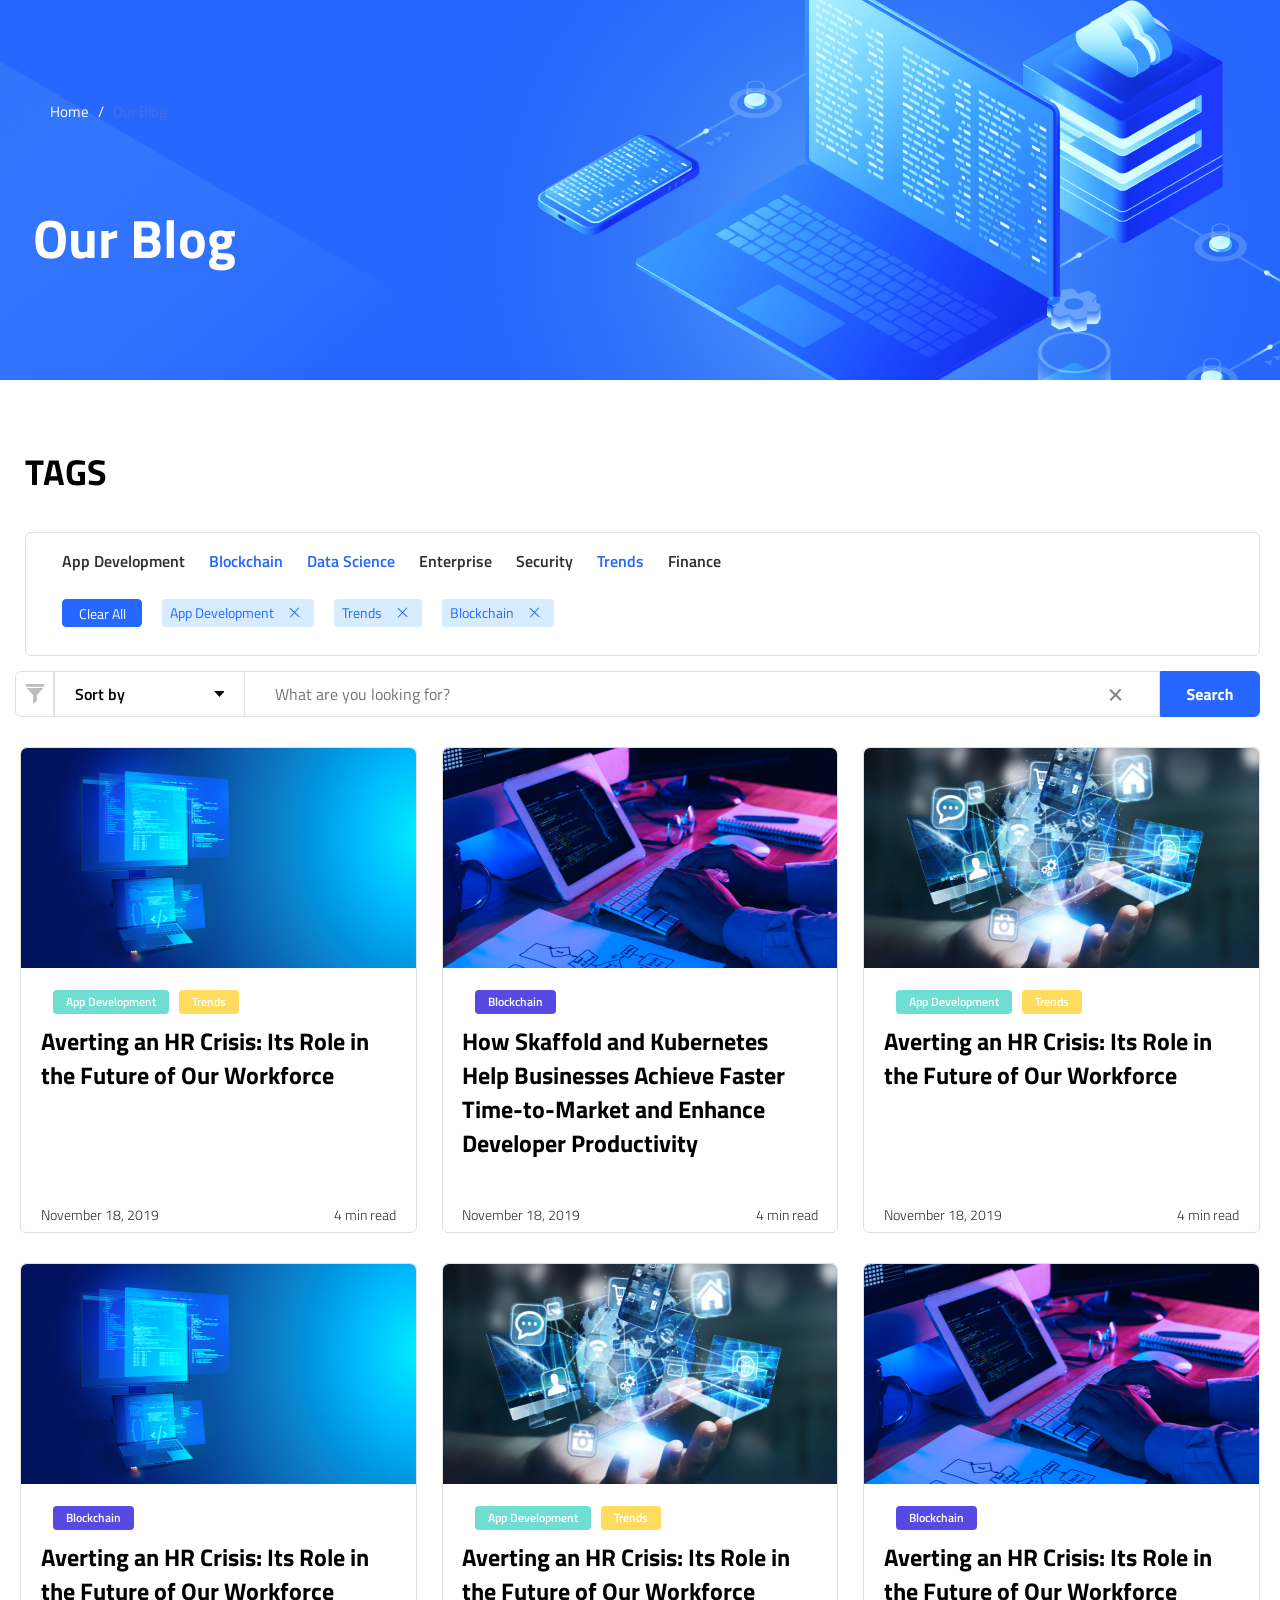
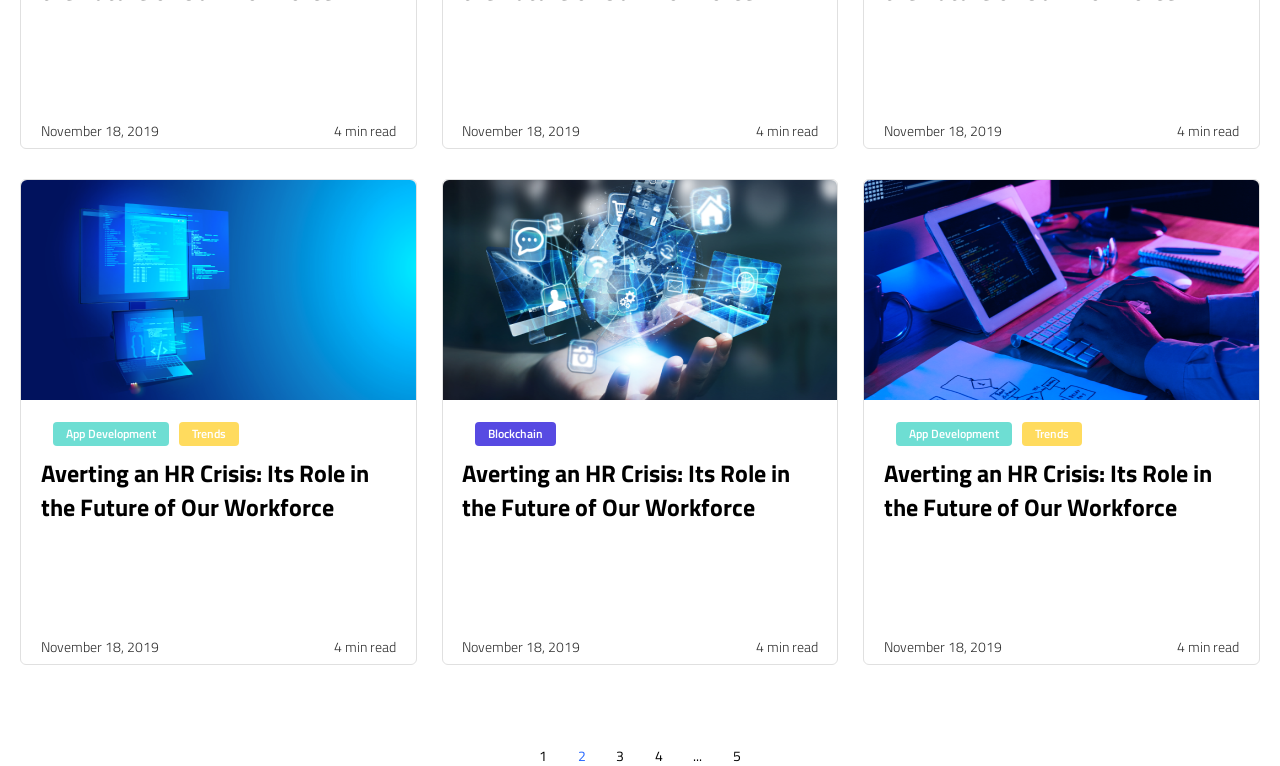
<file: our-blog.html>
<!DOCTYPE html>
<html lang="en">
  <head>
    <meta charset="UTF-8" />
    <meta name="viewport" content="width=device-width, initial-scale=1.0" />
    <title>Alliance-networks</title>
    <link rel="stylesheet" href="assets/css/app.css" />
  </head>
  <!-- npm run watch -->
  <body>
   
    <div class="banner-bg our-blog-bg">
      <div class="banner-container banner-container-mobile-blog">
        <nav class="banner-nav"> <a class="banner-nav__home"> Home &nbsp; / &nbsp;</a> <a href="#" class="banner-nav__this-page"> Our Blog</a></nav>
        <h3 class="banner-title">Our Blog</h3>
      </div>
    </div>


    <section class="news">
      <div class="news-container">
<section class="sort__block">
  <div class="sort__container-mobile">
        <h3 class="sort__tags-title">TAGS</h3>
        <div class="sort__by-teg-req" ></div>
      </div>
<div class="sort__tags-block" >
  <div class="sort__tags-block-category-container">
    <p class="sort__tags-block-category-item">App Development</p>
    <p class="sort__tags-block-category-item sort__tags-block-category-item--active">Blockchain</p>
    <p class="sort__tags-block-category-item sort__tags-block-category-item--active">Data Science</p>
    <p class="sort__tags-block-category-item">Enterprise</p>
    <p class="sort__tags-block-category-item">Security</p>
    <p class="sort__tags-block-category-item sort__tags-block-category-item--active ">Trends</p>
    <p class="sort__tags-block-category-item">Finance</p>
  </div>
  <div class="sort__tags-container">
    <button class="sort__tags-clear">Clear All</button>
    <p class="sort__tags">App Development <span class="sort__tags-close"></span></p>
    <p class="sort__tags">Trends <span class="sort__tags-close"></span></p>
    <p class="sort__tags">Blockchain <span class="sort__tags-close"></span></p>
  </div>
</div>
</section>

  <div class="sort">
  <div class="sort__tag">
    <svg width="20" height="20" viewBox="0 0 20 20" fill="none" xmlns="http://www.w3.org/2000/svg">
      <path d="M7.96841 10.9102C8.07404 11.0221 8.13617 11.165 8.13617 11.3203V20L11.864 16.8127V11.3203C11.864 11.165 11.9262 11.0221 12.0318 10.9102L18.3381 4.03851H1.66211L7.96841 10.9102Z" fill="#BDBDBD"/>
      <path d="M19.1337 0H0.867188V2.7959H19.1337V0Z" fill="#BDBDBD"/>
      </svg>
  </div>
  <select id="our-news-search-select" placeholder-text="Sort by">
    <option value="1" class="select-dropdown__list-item"
      >Sort by oldest</option
    >
    <option value="2" class="select-dropdown__list-item"
      >Sort by early</option
    >
  
  </select>
  <input type="text" class="sort__search" id="searchInput" placeholder="What are you looking for?" value="">
  <input type="submit" class="sort__button"  value="">
  <div class="sort__close-search" id="clearSearch"></div>
  </div>
  <div class="mobile-search-blog">
    <input type="text" class="sort__search mobile-search" id="searchInput" placeholder="What are you looking for?" value="">
    <input type="submit" class="sort__button mobile-search"  value="">
    <div class="sort__close-search mobile-search" id="clearSearch"></div>
  </div>

  <div class="news__block-container">
    <div class="news__item">
      <a href="#"> <img src="img/our-blog/blog-title2.png" class="news__item-img" alt="img-blog"></a> 
      <div class="tag-in-container"><span class="tags-in app">App Development</span><span class="tags-in trends">Trends</span></div>
    <a href="#"> <p class="news__item-title">Averting an HR Crisis: Its Role in the Future of Our Workforce
      </p></a> 
      <div class="news__data-container">
        <div class="news__data">November 18, 2019</div>
        <div class="news__read">4 min read</div>
      </div>
    </div>

    <div class="news__item">
      <a href="#">  <img src="img/our-blog/blog-title1.png" class="news__item-img" alt="img-blog"></a> 
      <div class="tag-in-container"><span class="tags-in  blockchain">Blockchain</span></div>
      <a href="#">    <p class="news__item-title">How Skaffold and Kubernetes Help Businesses Achieve Faster Time-to-Market and Enhance Developer Productivity
      </p></a> 
      <div class="news__data-container">
        <div class="news__data">November 18, 2019</div>
        <div class="news__read">4 min read</div>
      </div>
    </div>

    <div class="news__item">
      <a href="#">  <img src="img/our-blog/blog-title3.png" class="news__item-img" alt="img-blog"></a> 
      <div class="tag-in-container"><span class="tags-in app">App Development</span><span class="tags-in trends">Trends</span></div>
      <a href="#">   <p class="news__item-title">Averting an HR Crisis: Its Role in the Future of Our Workforce
      </p></a> 
      <div class="news__data-container">
        <div class="news__data">November 18, 2019</div>
        <div class="news__read">4 min read</div>
      </div>
    </div>

    <div class="news__item">
      <a href="#">  <img src="img/our-blog/blog-title2.png" class="news__item-img" alt="img-blog"></a> 
      <div class="tag-in-container"><span class="tags-in  blockchain">Blockchain</span></div>
      <a href="#">   <p class="news__item-title">Averting an HR Crisis: Its Role in the Future of Our Workforce
      </p></a> 
      <div class="news__data-container">
        <div class="news__data">November 18, 2019</div>
        <div class="news__read">4 min read</div>
      </div>
    </div>

    <div class="news__item">
      <a href="#">    <img src="img/our-blog/blog-title3.png" class="news__item-img" alt="img-blog"></a> 
      <div class="tag-in-container"><span class="tags-in app">App Development</span><span class="tags-in trends">Trends</span></div>
      <a href="#">  <p class="news__item-title">Averting an HR Crisis: Its Role in the Future of Our Workforce
      </p></a> 
      <div class="news__data-container">
        <div class="news__data">November 18, 2019</div>
        <div class="news__read">4 min read</div>
      </div>
    </div>

    <div class="news__item">
      <a href="#">   <img src="img/our-blog/blog-title1.png" class="news__item-img" alt="img-blog"></a> 
      <div class="tag-in-container"><span class="tags-in  blockchain">Blockchain</span></div>
      <a href="#">  <p class="news__item-title">Averting an HR Crisis: Its Role in the Future of Our Workforce
      </p></a> 
      <div class="news__data-container">
        <div class="news__data">November 18, 2019</div>
        <div class="news__read">4 min read</div>
      </div>
    </div>

    <div class="news__item">
      <a href="#">   <img src="img/our-blog/blog-title2.png" class="news__item-img" alt="img-blog"></a> 
      <div class="tag-in-container"><span class="tags-in app">App Development</span><span class="tags-in trends">Trends</span></div>
      <a href="#">  <p class="news__item-title">Averting an HR Crisis: Its Role in the Future of Our Workforce
      </p></a> 
      <div class="news__data-container">
        <div class="news__data">November 18, 2019</div>
        <div class="news__read">4 min read</div>
      </div>
    </div>

    <div class="news__item">
      <a href="#">    <img src="img/our-blog/blog-title3.png" class="news__item-img" alt="img-blog"></a> 
      <div class="tag-in-container"><span class="tags-in blockchain">Blockchain</span></div>
      <a href="#"> <p class="news__item-title">Averting an HR Crisis: Its Role in the Future of Our Workforce
      </p></a> 
      <div class="news__data-container">
        <div class="news__data">November 18, 2019</div>
        <div class="news__read">4 min read</div>
      </div>
    </div>

    <div class="news__item">
      <a href="#"> <img src="img/our-blog/blog-title1.png" class="news__item-img" alt="img-blog"></a> 
      <div class="tag-in-container"><span class="tags-in app">App Development</span><span class="tags-in trends">Trends</span></div>
      <a href="#"> <p class="news__item-title">Averting an HR Crisis: Its Role in the Future of Our Workforce
      </p></a> 
      <div class="news__data-container">
        <div class="news__data">November 18, 2019</div>
        <div class="news__read">4 min read</div>
      </div>
    </div>
  </div>

<div class="news__pagination">
  <a href="#"><p class="news__pagination-item">1</p></a>
  <a href="#"> <p class="news__pagination-item news__pagination-item--active">2</p></a>
    <a href="#"> <p class="news__pagination-item">3</p></a>
      <a href="#"> <p class="news__pagination-item">4</p></a>
        <a href="#"> <p class="news__pagination-item">...</p></a>
          <a href="#"> <p class="news__pagination-item">5</p></a>
</div>
  </div>
  </section>
  
  
    <!-- <script src="js/main.js"></script> -->
  </body>
  </html>
  
  <script src="assets/js/app.js"></script>
</body>
</html>
</file>
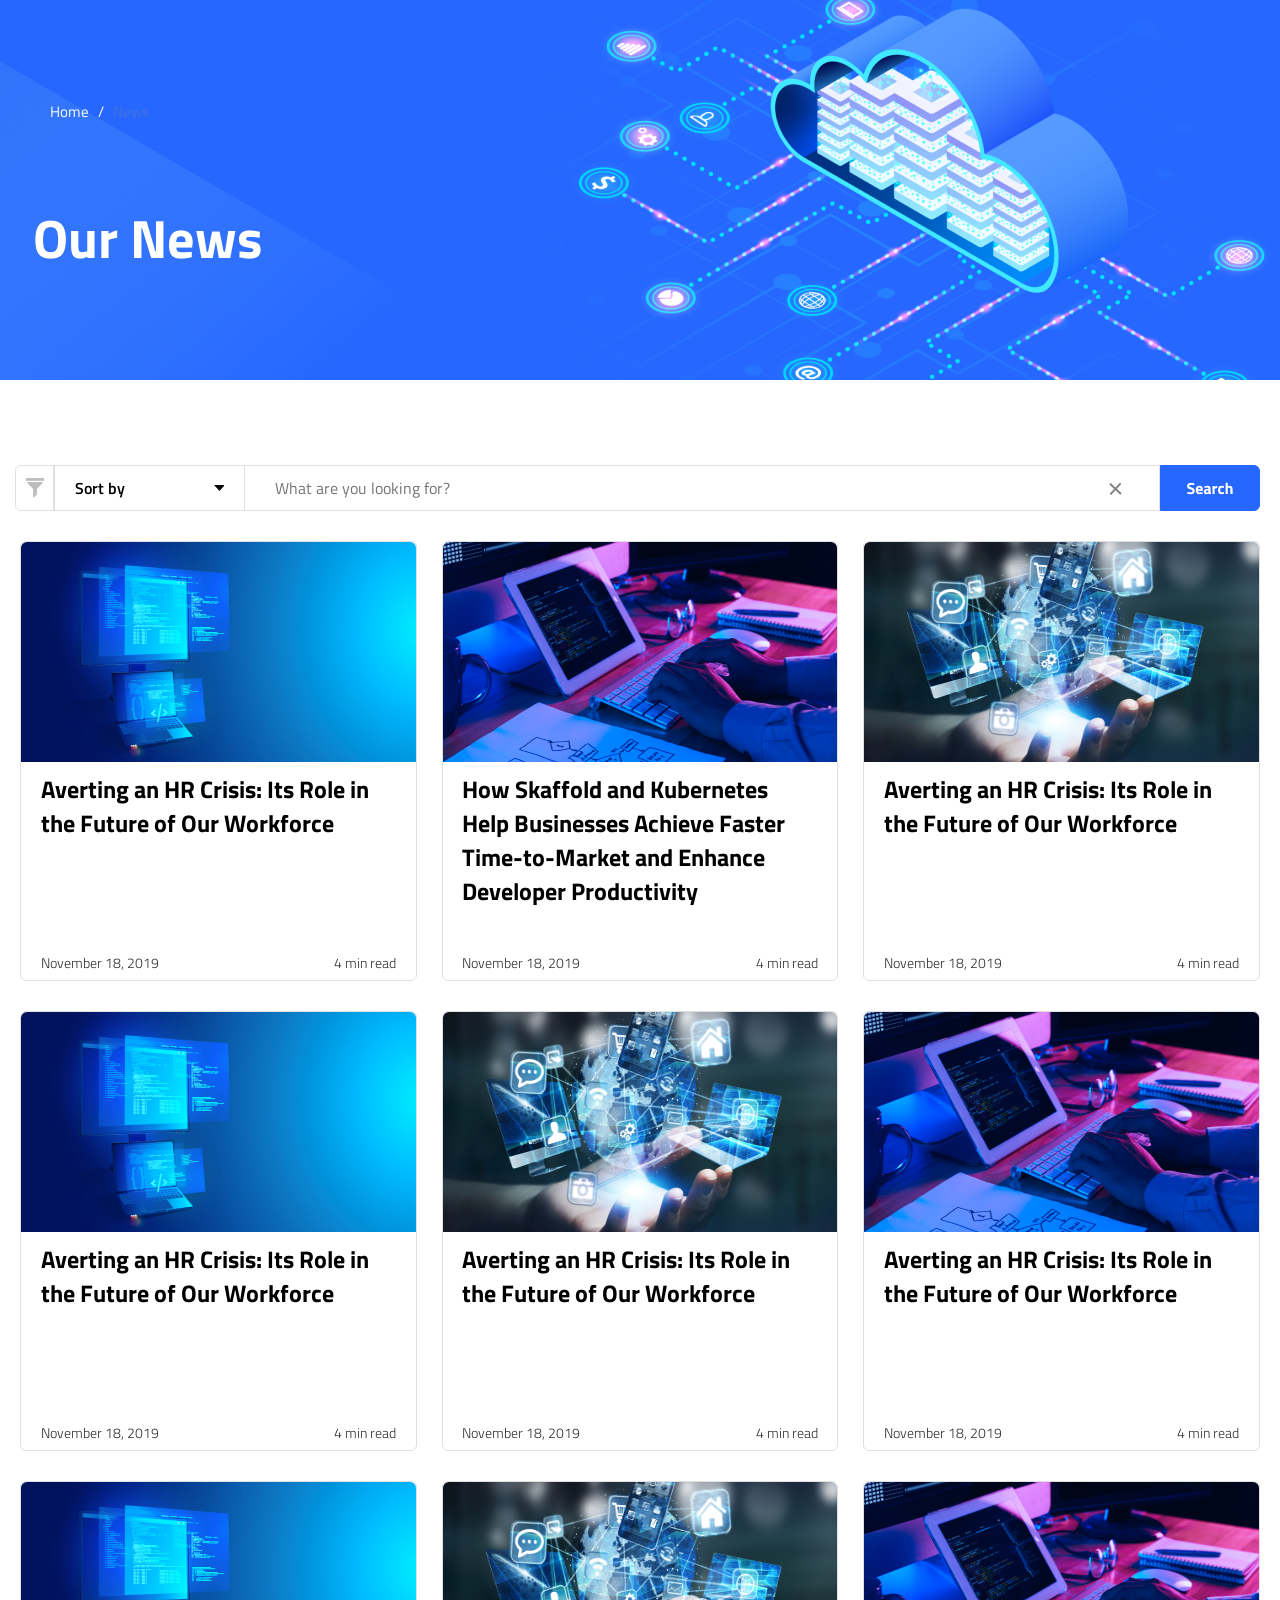
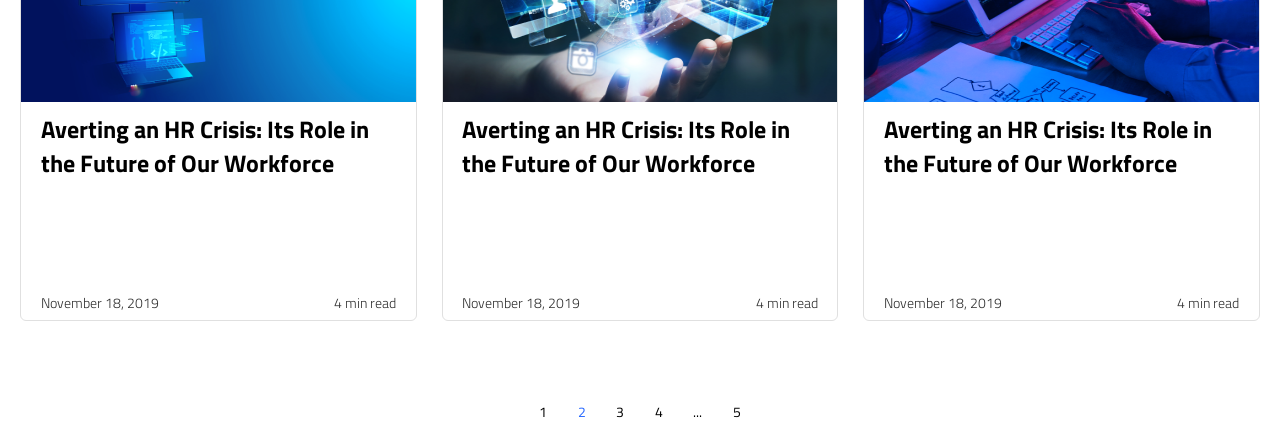
<file: our-news.html>
<!DOCTYPE html>
<html lang="en">
  <head>
    <meta charset="UTF-8" />
    <meta name="viewport" content="width=device-width, initial-scale=1.0" />
    <title>Alliance-networks</title>
    <link rel="stylesheet" href="assets/css/app.css" />
  </head>
  <!-- npm run watch -->
  <body>
   
    <div class="banner-bg our-news-bg">
      <div class="banner-container banner-container-mobile-blog">
        <nav class="banner-nav"> <a class="banner-nav__home"> Home &nbsp; / &nbsp;</a> <a href="#" class="banner-nav__this-page"> News</a></nav>
        <h3 class="banner-title">Our News</h3>
      </div>
    </div>


    <section class="news">
      <div class="news-container">


  <div class="sort">
  <div class="sort__tag">
    <svg width="20" height="20" viewBox="0 0 20 20" fill="none" xmlns="http://www.w3.org/2000/svg">
      <path d="M7.96841 10.9102C8.07404 11.0221 8.13617 11.165 8.13617 11.3203V20L11.864 16.8127V11.3203C11.864 11.165 11.9262 11.0221 12.0318 10.9102L18.3381 4.03851H1.66211L7.96841 10.9102Z" fill="#BDBDBD"/>
      <path d="M19.1337 0H0.867188V2.7959H19.1337V0Z" fill="#BDBDBD"/>
      </svg>
  </div>
  <select id="our-news-search-select" placeholder-text="Sort by"  class="select-blog">
    <option value="1" class="select-dropdown__list-item"
      >New first</option
    >
    <option value="2" class="select-dropdown__list-item"
      >Old at first</option
    >
  
  </select>
  <input type="text" class="sort__search" id="searchInput" placeholder="What are you looking for?" value="">
  <input type="submit" class="sort__button"  value="">
  <div class="sort__close-search" id="clearSearch"></div>
  </div>
  <div class="mobile-search-blog">
    <input type="text" class="sort__search mobile-search" id="searchInput" placeholder="What are you looking for?" value="">
    <input type="submit" class="sort__button mobile-search"  value="">
    <div class="sort__close-search mobile-search" id="clearSearch"></div>
  </div>

  <div class="news__block-container">
    <div class="news__item our-news">
      <a href="#"> <img src="img/our-blog/blog-title2.png" class="news__item-img" alt="img-blog"></a> 
    <a href="#"> <p class="news__item-title">Averting an HR Crisis: Its Role in the Future of Our Workforce
      </p></a> 
      <div class="news__data-container">
        <div class="news__data">November 18, 2019</div>
        <div class="news__read">4 min read</div>
      </div>
    </div>

    <div class="news__item our-news">
      <a href="#">  <img src="img/our-blog/blog-title1.png" class="news__item-img" alt="img-blog"></a> 
      <a href="#">    <p class="news__item-title">How Skaffold and Kubernetes Help Businesses Achieve Faster Time-to-Market and Enhance Developer Productivity
      </p></a> 
      <div class="news__data-container">
        <div class="news__data">November 18, 2019</div>
        <div class="news__read">4 min read</div>
      </div>
    </div>

    <div class="news__item our-news">
      <a href="#">  <img src="img/our-blog/blog-title3.png" class="news__item-img" alt="img-blog"></a> 
      <a href="#">   <p class="news__item-title">Averting an HR Crisis: Its Role in the Future of Our Workforce
      </p></a> 
      <div class="news__data-container">
        <div class="news__data">November 18, 2019</div>
        <div class="news__read">4 min read</div>
      </div>
    </div>

    <div class="news__item our-news">
      <a href="#">  <img src="img/our-blog/blog-title2.png" class="news__item-img" alt="img-blog"></a> 
      <a href="#">   <p class="news__item-title">Averting an HR Crisis: Its Role in the Future of Our Workforce
      </p></a> 
      <div class="news__data-container">
        <div class="news__data">November 18, 2019</div>
        <div class="news__read">4 min read</div>
      </div>
    </div>

    <div class="news__item our-news">
      <a href="#">    <img src="img/our-blog/blog-title3.png" class="news__item-img" alt="img-blog"></a> 
      <a href="#">  <p class="news__item-title">Averting an HR Crisis: Its Role in the Future of Our Workforce
      </p></a> 
      <div class="news__data-container">
        <div class="news__data">November 18, 2019</div>
        <div class="news__read">4 min read</div>
      </div>
    </div>

    <div class="news__item our-news">
      <a href="#">   <img src="img/our-blog/blog-title1.png" class="news__item-img" alt="img-blog"></a> 
      <a href="#">  <p class="news__item-title">Averting an HR Crisis: Its Role in the Future of Our Workforce
      </p></a> 
      <div class="news__data-container">
        <div class="news__data">November 18, 2019</div>
        <div class="news__read">4 min read</div>
      </div>
    </div>

    <div class="news__item our-news">
      <a href="#">   <img src="img/our-blog/blog-title2.png" class="news__item-img" alt="img-blog"></a> 
      <a href="#">  <p class="news__item-title">Averting an HR Crisis: Its Role in the Future of Our Workforce
      </p></a> 
      <div class="news__data-container">
        <div class="news__data">November 18, 2019</div>
        <div class="news__read">4 min read</div>
      </div>
    </div>

    <div class="news__item our-news">
      <a href="#">    <img src="img/our-blog/blog-title3.png" class="news__item-img" alt="img-blog"></a> 
      <a href="#"> <p class="news__item-title">Averting an HR Crisis: Its Role in the Future of Our Workforce
      </p></a> 
      <div class="news__data-container">
        <div class="news__data">November 18, 2019</div>
        <div class="news__read">4 min read</div>
      </div>
    </div>

    <div class="news__item our-news">
      <a href="#"> <img src="img/our-blog/blog-title1.png" class="news__item-img" alt="img-blog"></a> 
      <a href="#"> <p class="news__item-title">Averting an HR Crisis: Its Role in the Future of Our Workforce
      </p></a> 
      <div class="news__data-container">
        <div class="news__data">November 18, 2019</div>
        <div class="news__read">4 min read</div>
      </div>
    </div>
  </div>

<div class="news__pagination">
  <a href="#"><p class="news__pagination-item">1</p></a>
  <a href="#"> <p class="news__pagination-item news__pagination-item--active">2</p></a>
    <a href="#"> <p class="news__pagination-item">3</p></a>
      <a href="#"> <p class="news__pagination-item">4</p></a>
        <a href="#"> <p class="news__pagination-item">...</p></a>
          <a href="#"> <p class="news__pagination-item">5</p></a>
</div>
  </div>
  </section>
  
  
    <!-- <script src="js/main.js"></script> -->
  </body>
  </html>
  
  <script src="assets/js/app.js"></script>
</body>
</html>
</file>
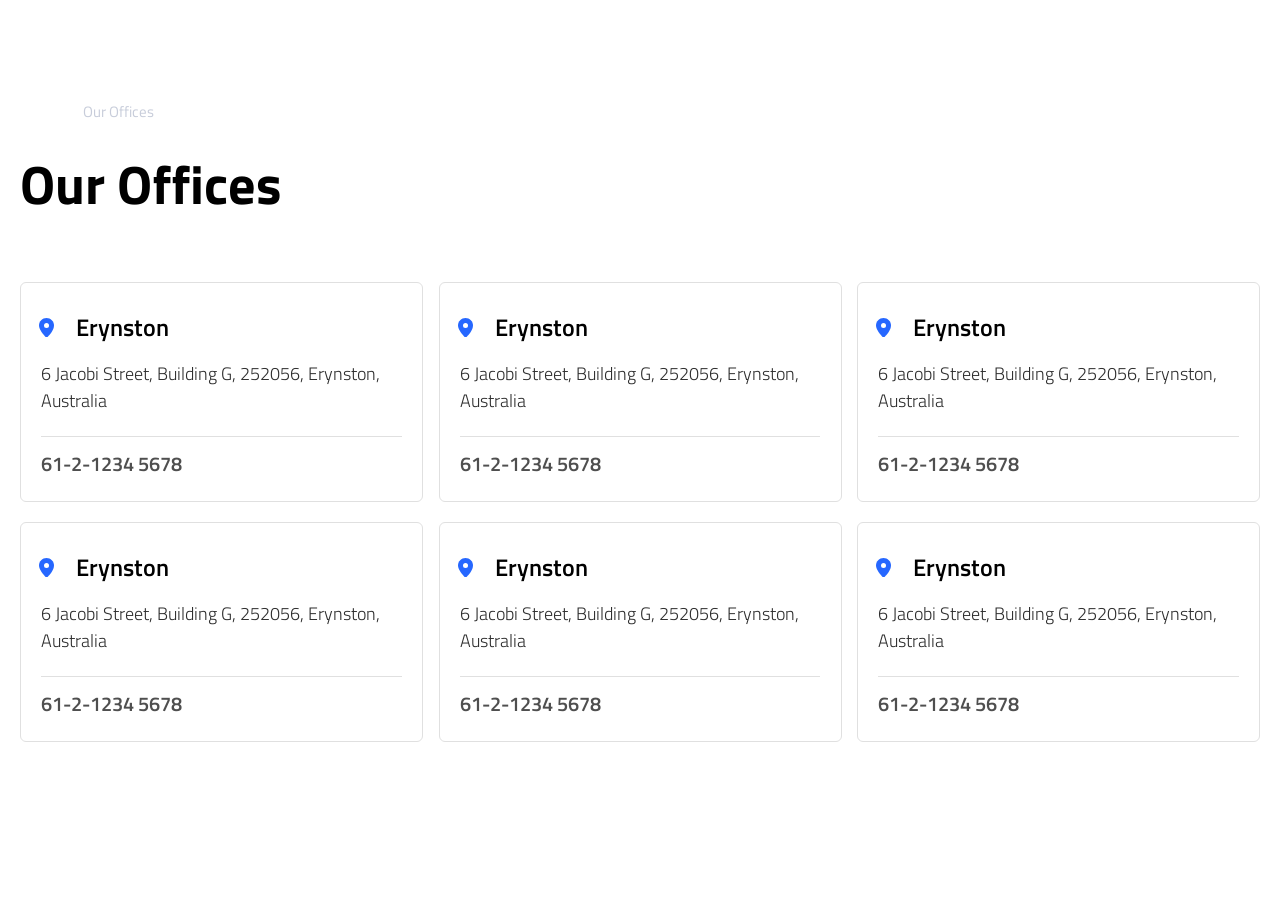
<file: our-offices.html>
<!DOCTYPE html>
<html lang="en">
  <head>
    <meta charset="UTF-8" />
    <meta name="viewport" content="width=device-width, initial-scale=1.0" />
    <title>Alliance-networks</title>
    <link rel="stylesheet" href="assets/css/app.css" />
  </head>
  <!-- npm run watch -->
  <body>
    <section class="vacancies">
      <div class="vacancies__container">
        <nav class="banner-nav">
          <a class="banner-nav__home"> Home &nbsp; / &nbsp;</a>
          <a href="#" class="banner-nav__this-page "> Our Offices</a>
        </nav>
        <div class="vacancies__title offices__main-title">
          Our Offices
        </div>

        <div class="vacancies__items">

          <div class="vacancies__item offices__item">
            <div class="vacancies__item-container">
            <h4 class="offices__title">
              Erynston
              </h4>
              <p class="offices__subtitle">​​6 Jacobi Street, Building G, 252056, Erynston, Australia </p>
              <div class="vacancies__item-line"></div>
              <div class="offices__phone-cont">
                <p class="offices__phone">61-2-1234 5678</p>
              </div>
            </div>
          </div>

          <div class="vacancies__item offices__item">
            <div class="vacancies__item-container">
            <h4 class="offices__title">
              Erynston
              </h4>
              <p class="offices__subtitle">​​6 Jacobi Street, Building G, 252056, Erynston, Australia </p>
              <div class="vacancies__item-line"></div>
              <div class="offices__phone-cont">
                <p class="offices__phone">61-2-1234 5678</p>
              </div>
            </div>
          </div>


          
          <div class="vacancies__item offices__item">
            <div class="vacancies__item-container">
            <h4 class="offices__title">
              Erynston
              </h4>
              <p class="offices__subtitle">​​6 Jacobi Street, Building G, 252056, Erynston, Australia </p>
              <div class="vacancies__item-line"></div>
              <div class="offices__phone-cont">
                <p class="offices__phone">61-2-1234 5678</p>
              </div>
            </div>
          </div>


          
          <div class="vacancies__item offices__item">
            <div class="vacancies__item-container">
            <h4 class="offices__title">
              Erynston
              </h4>
              <p class="offices__subtitle">​​6 Jacobi Street, Building G, 252056, Erynston, Australia </p>
              <div class="vacancies__item-line"></div>
              <div class="offices__phone-cont">
                <p class="offices__phone">61-2-1234 5678</p>
              </div>
            </div>
          </div>


          
          <div class="vacancies__item offices__item">
            <div class="vacancies__item-container">
            <h4 class="offices__title">
              Erynston
              </h4>
              <p class="offices__subtitle">​​6 Jacobi Street, Building G, 252056, Erynston, Australia </p>
              <div class="vacancies__item-line"></div>
              <div class="offices__phone-cont">
                <p class="offices__phone">61-2-1234 5678</p>
              </div>
            </div>
          </div>


          <div class="vacancies__item offices__item">
            <div class="vacancies__item-container ">
            <h4 class="offices__title">
              Erynston
              </h4>
              <p class="offices__subtitle">​​6 Jacobi Street, Building G, 252056, Erynston, Australia </p>
              <div class="vacancies__item-line"></div>
              <div class="offices__phone-cont">
                <p class="offices__phone">61-2-1234 5678</p>
              </div>
            </div>
          </div>
</div>
      </div>
    </section>

 
    <script src="assets/js/app.js"></script>
  </body>
</html>
</file>
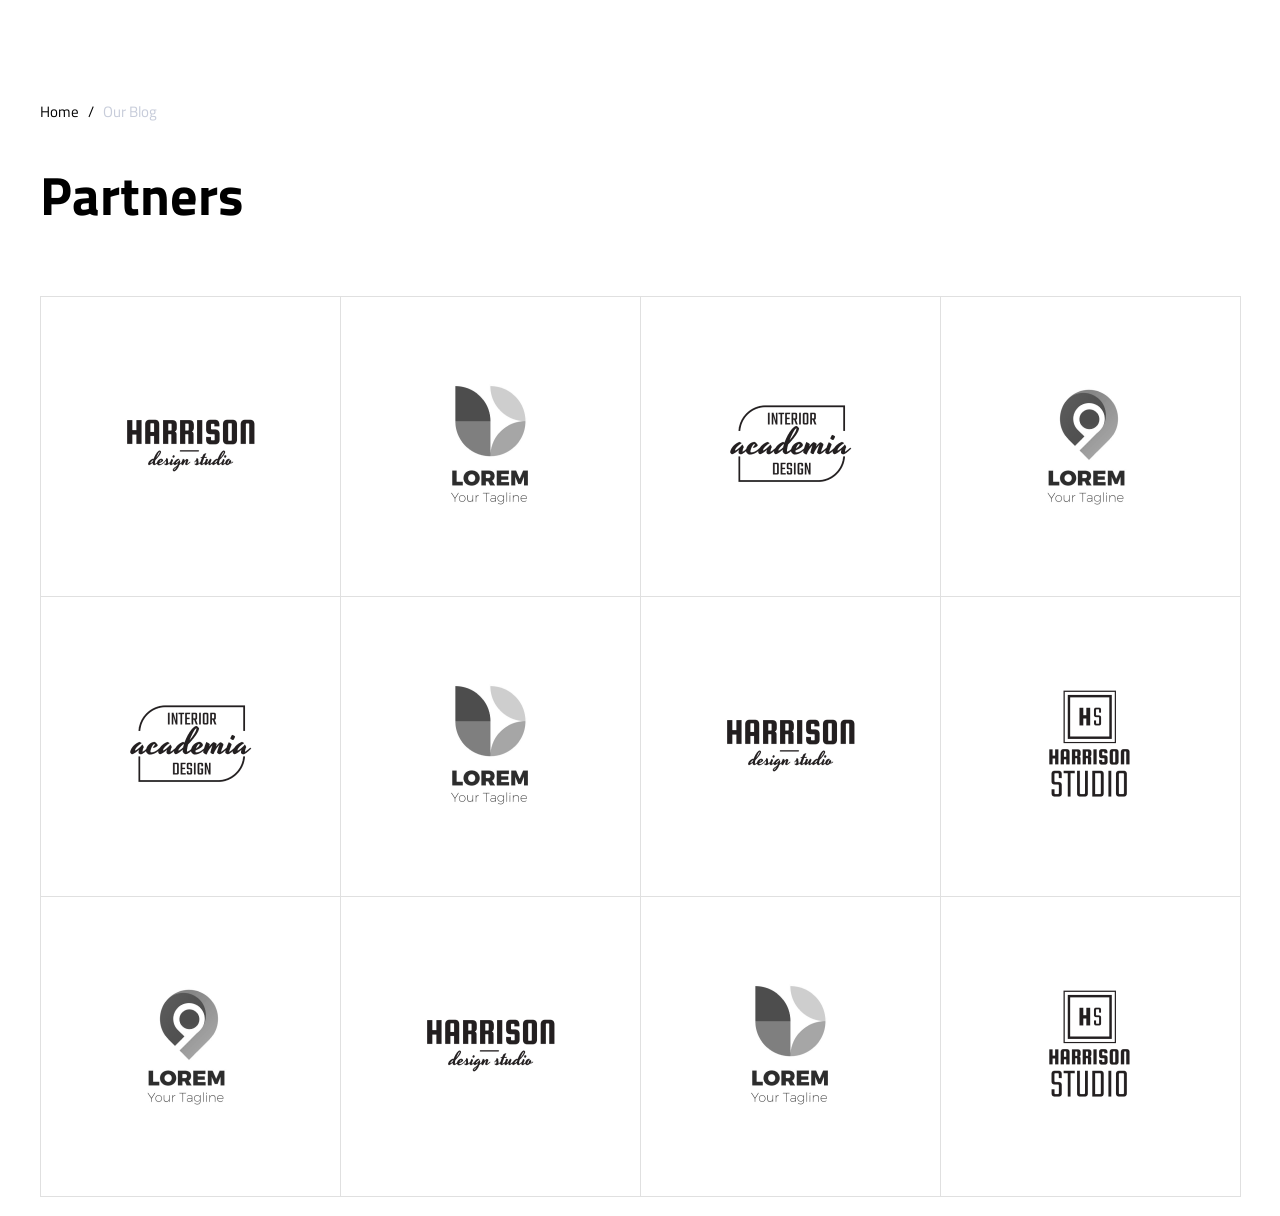
<file: partners.html>
<!DOCTYPE html>
<html lang="en">
  <head>
    <meta charset="UTF-8" />
    <meta name="viewport" content="width=device-width, initial-scale=1.0" />
    <title>Alliance-networks</title>
    <link rel="stylesheet" href="assets/css/app.css" />
  </head>
  <!-- npm run watch -->
  <body>
   
<style>

.partners__img-0{
background:  url('img/partners/Mask Group.png');
background-repeat: no-repeat;
background-position: center;
}
.partners__img-1{
background:  url('img/partners/Mask Group-1.png');
background-repeat: no-repeat;
background-position: center;
}
.partners__img-2{
background:  url('img/partners/Mask Group-2.png');
background-repeat: no-repeat;
background-position: center;
}
.partners__img-3{
background:  url('img/partners/Mask Group-3.png');
background-repeat: no-repeat;
background-position: center;
}
.partners__img-4{
background:  url('img/partners/Mask Group-4.png');
background-repeat: no-repeat;
background-position: center;
}

.partners__img-0:hover{
background:  url('img/partners/Mask Group-hov.png');
background-repeat: no-repeat;
background-position: center;
}
.partners__img-4:hover{
background:  url('img/partners/Mask Group-4-hov.png');
background-repeat: no-repeat;
background-position: center;
}
</style>


    <section class="partners">
      <div class="partners__container">

        <nav class="banner-nav partners-nav"> <a class="banner-nav__home partners-nav"> Home &nbsp; / &nbsp;</a> <a href="#" class="banner-nav__this-page partners-nav"> Our Blog</a></nav>
     

      <h1 class="partners__title">Partners</h1>
     
      <div class="partners__items">
      <div class="partners__item">
          <div class="partners__img-1 partners__img" ></div>
      </div>

      <div class="partners__item">
            <div class="partners__img-0 partners__img" ></div>
   </div>

   <div class="partners__item">
        <div class="partners__img-3 partners__img" ></div>
 </div>

 <div class="partners__item">
      <div class="partners__img-4 partners__img" ></div>
</div>

<div class="partners__item">
      <div class="partners__img-3 partners__img" ></div>
</div>

<div class="partners__item">
      <div class="partners__img-0 partners__img" ></div>
</div>

<div class="partners__item">
      <div class="partners__img-1 partners__img" ></div>
</div>

<div class="partners__item">
      <div class="partners__img-2 partners__img" ></div>
</div>

<div class="partners__item">
      <div class="partners__img-4 partners__img" ></div>
</div>

<div class="partners__item">
      <div class="partners__img-1 partners__img" ></div>
</div>

<div class="partners__item">
      <div class="partners__img-0 partners__img" ></div>
</div>

<div class="partners__item">
      <div class="partners__img-2 partners__img" ></div>
</div>
</div>
   
   </div>
  </section>






    <script src="assets/js/app.js"></script>
  </body>
</html>
</file>
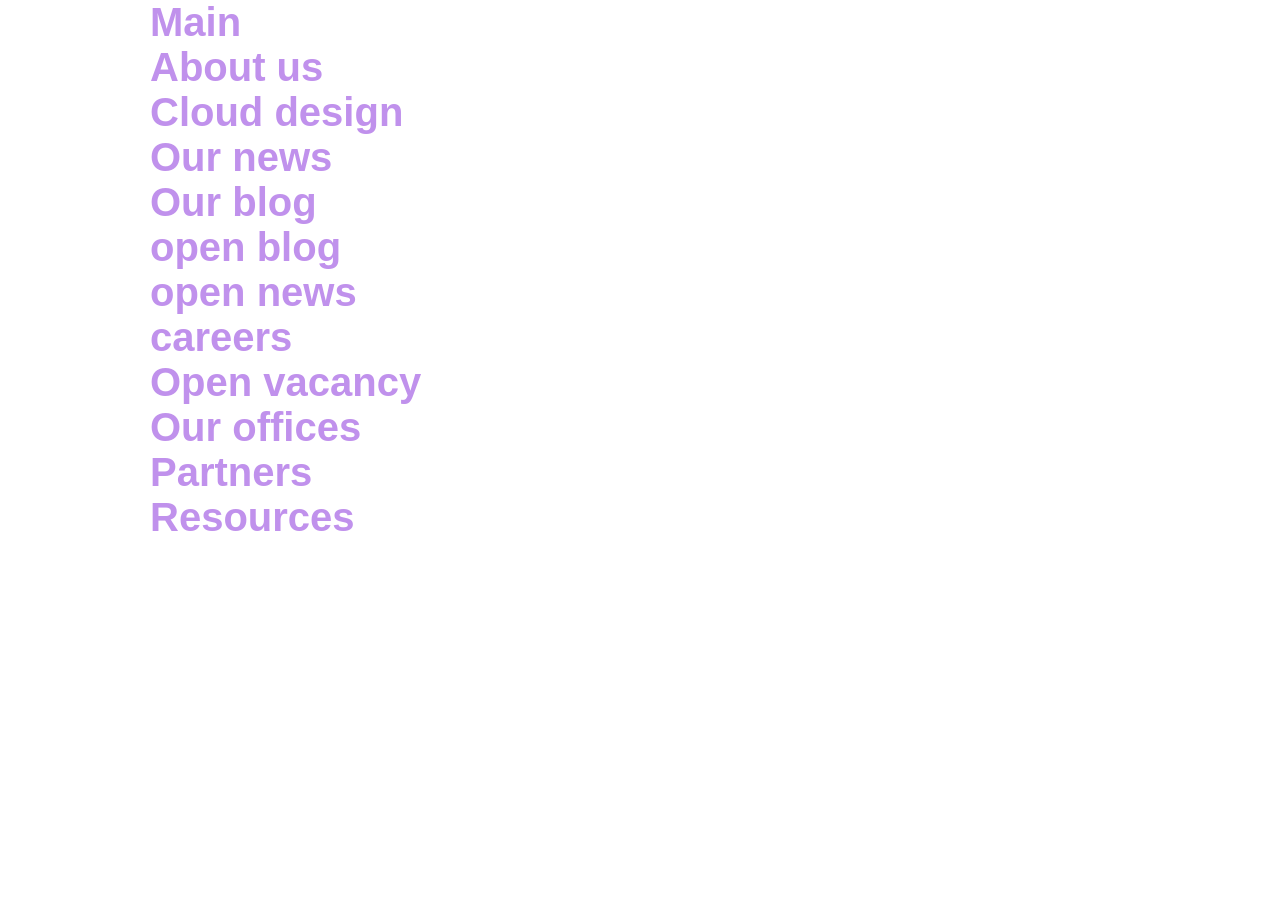
<file: sitemap.html>
<!DOCTYPE html>
<html lang="en">
<head>
    <meta charset="UTF-8">
    <meta name="viewport" content="width=device-width, initial-scale=1.0">
    <title>Map</title>
    <style>
        *{
            margin: 0 auto;
        }
        a{
            font-family: Arial, Helvetica, sans-serif;
            font-size: 40px;
            font-weight: bold;
            text-decoration: none;
            margin-left: 150px;
            margin-top: 30px;
            color: rgb(192, 145, 236);

        }
        span{
            font-size: 22px;
            color:grey;
         }
        a:hover{
            color: rgb(170, 97, 238); 
        }
    </style>
</head>
<body>
    <a href="index.html">Main<span></a><br>
    <a href="about.html"> About us<span></a><br>
    <a href="cloud-design.html">Cloud design<span></a><br>
    <a href="our-news.html">Our news<span></a><br>
    <a href="our-blog.html">Our blog<span></a><br>
    <a href="article-blog.html">open blog<span></a><br>
    <a href="article-news.html">open news<span></a><br>
    <a href="vacancies.html">careers<span></a><br>
    <a href="vacancies-single.html">Open vacancy<span></a><br>
  <a href="our-offices.html">Our offices<span></a><br>
    <a href="partners.html">Partners<span></a><br>
    <a href="rosourses.html">Resources<span></a><br>









   

</body>
</html>
</file>
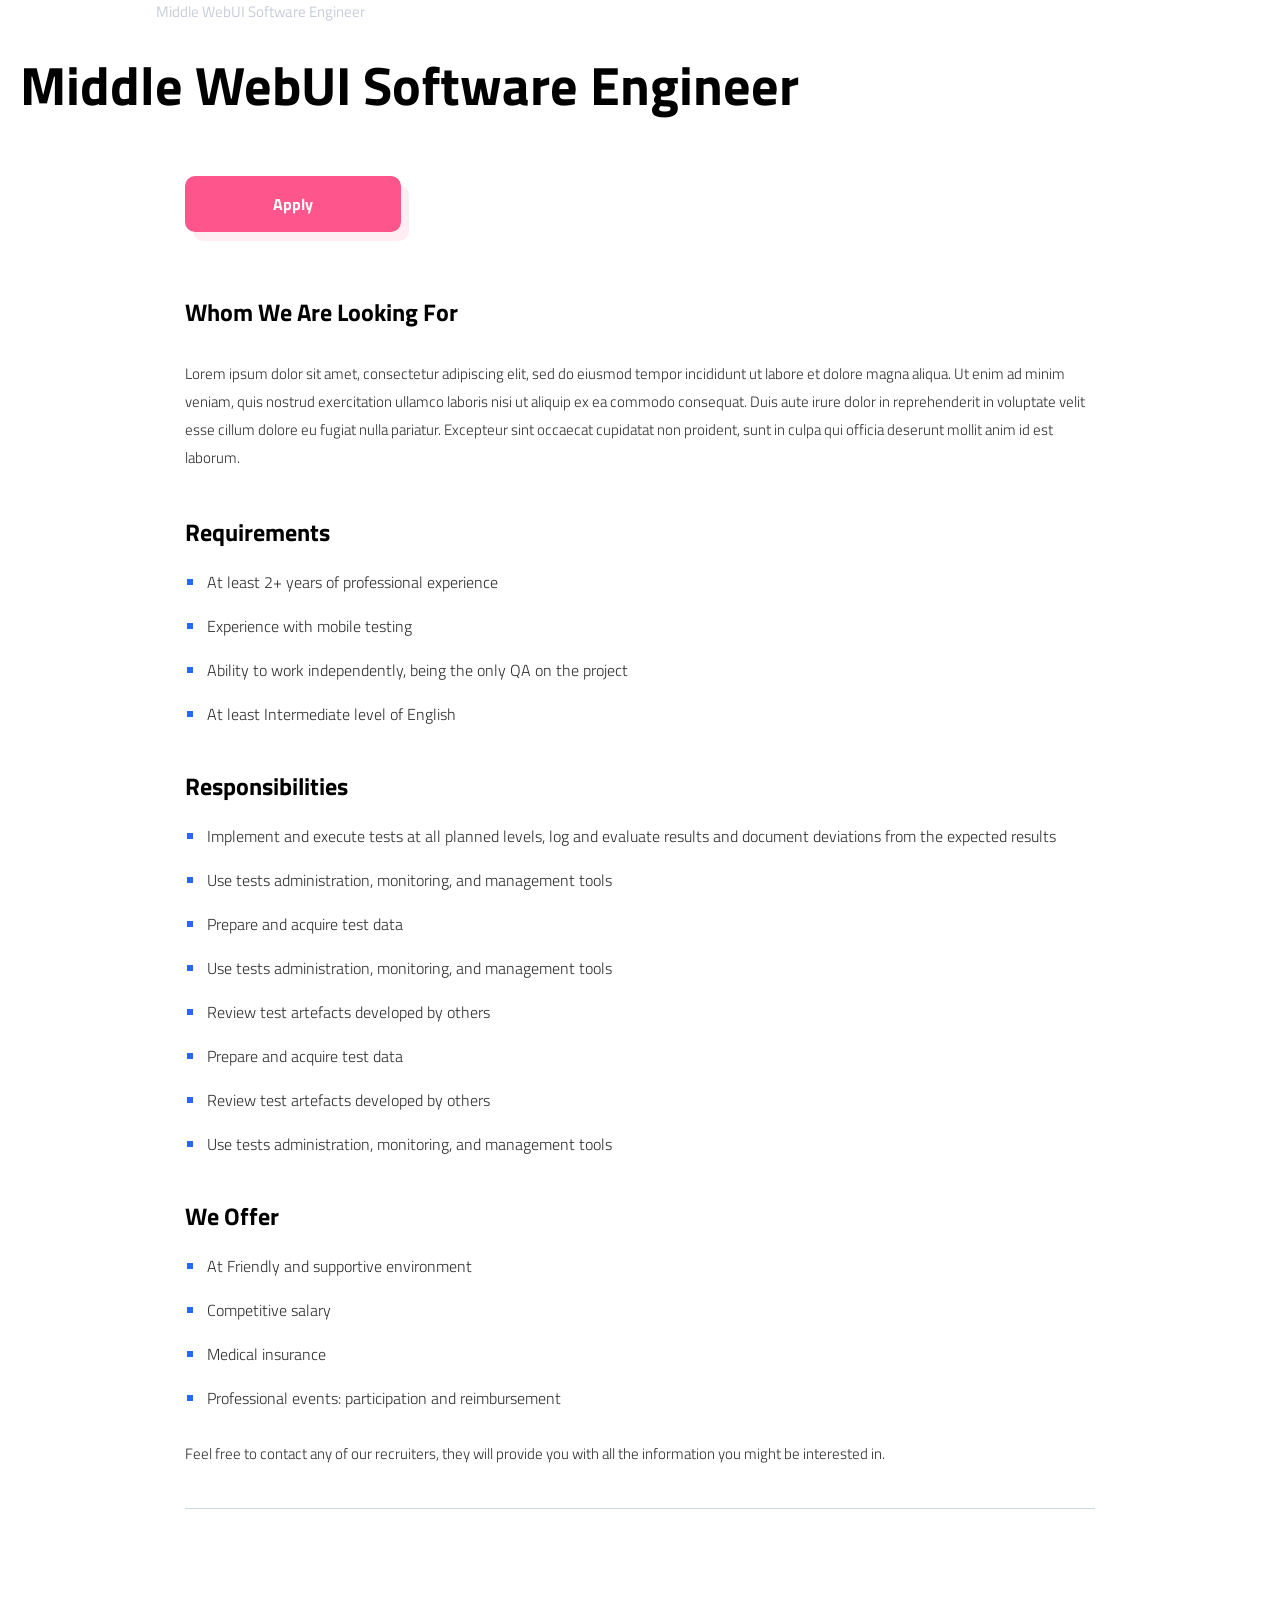
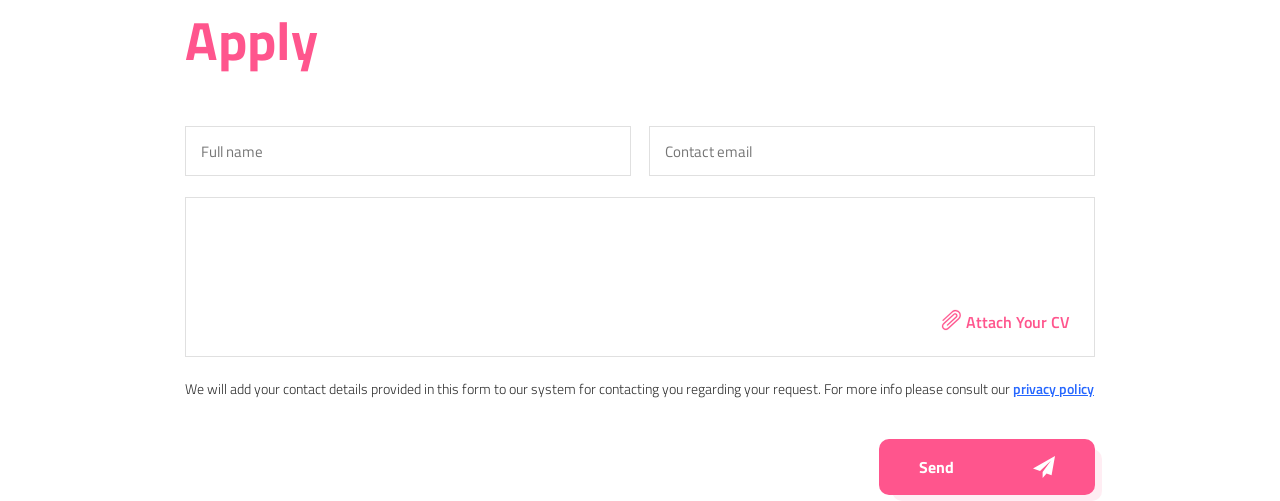
<file: vacancies-single.html>
<!DOCTYPE html>
<html lang="en">
  <head>
    <meta charset="UTF-8" />
    <meta name="viewport" content="width=device-width, initial-scale=1.0" />
    <title>Alliance-networks</title>
    <link rel="stylesheet" href="assets/css/app.css" />
  </head>
  <!-- npm run watch -->


  <body>
    <section class="vacancies-single">
      <div class="vacancies-single__container-top">
        <nav class="banner-nav vacancies-single__nav">
          <a class="banner-nav__home"> Home &nbsp; / &nbsp;</a>
          <a class="banner-nav__home"> Careers &nbsp; / &nbsp;</a>
          <a href="#" class="banner-nav__this-page"> Middle WebUI Software Engineer </a>
        </nav>
        <div class="vacancies-single__main-title">Middle WebUI Software Engineer </div>
      </div>
      <div class="vacancies-single__container">
        <button class="vacancies-single__top-btn">Apply</button>
        <div class="vacancies-single__title">Whom We Are Looking For</div>
        <div class="vacancies-single__text">Lorem ipsum dolor sit amet, consectetur adipiscing elit, sed do eiusmod tempor incididunt ut labore et dolore magna aliqua. Ut enim ad minim veniam, quis nostrud exercitation ullamco laboris nisi ut aliquip ex ea commodo consequat. Duis aute irure dolor in reprehenderit in voluptate velit esse cillum dolore eu fugiat nulla pariatur. Excepteur sint occaecat cupidatat non proident, sunt in culpa qui officia deserunt mollit anim id est laborum.</div>

        <div class="vacancies-single__title">Requirements</div>
        <ul class="vacancies-single__ul">
          <li class="vacancies-single__list">At least 2+ years of professional experience</li>
          <li class="vacancies-single__list">Experience with mobile testing</li>
          <li class="vacancies-single__list">Ability to work independently, being the only QA on the project</li>
          <li class="vacancies-single__list">At least Intermediate level of English</li>
        </ul>

        <div class="vacancies-single__title">Responsibilities</div>
        <ul class="vacancies-single__ul">
          <li class="vacancies-single__list">Implement and execute tests at all planned levels, log and evaluate results and document deviations from the expected results</li>
          <li class="vacancies-single__list">Use tests administration, monitoring, and management tools</li>
          <li class="vacancies-single__list">Prepare and acquire test data</li>
          <li class="vacancies-single__list">Use tests administration, monitoring, and management tools</li>
          <li class="vacancies-single__list">Review test artefacts developed by others</li>
          <li class="vacancies-single__list">Prepare and acquire test data</li>
          <li class="vacancies-single__list">Review test artefacts developed by others</li>
          <li class="vacancies-single__list">Use tests administration, monitoring, and management tools</li>
        </ul>

        <div class="vacancies-single__title">We Offer</div>
        <ul class="vacancies-single__ul">
          <li class="vacancies-single__list">At Friendly and supportive environment</li>
          <li class="vacancies-single__list">Competitive salary</li>
          <li class="vacancies-single__list">Medical insurance</li>
          <li class="vacancies-single__list">Professional events: participation and reimbursement</li>
        </ul>

        <div class="vacancies-single__text">Feel free to contact any of our recruiters, they will provide you with all the information you might be interested in.</div>

        <div class="vacancies-single_line"></div>

        <div class="vacancies-single_form-title">Apply</div>
        <form>
          <div class="vacancies-single__container-form">
            <input
              type="text"
              class="vacancies-single__input"
              placeholder="Full name"
            />
            <input
              type="email"
              class="vacancies-single__input"
              placeholder="Contact email"
            />
          </div>
          <div class="vacancies-single__textarea-container">

          <textarea class="vacancies-single__textarea" placeholder="Message">
          </textarea>
          <span class="vacancies-single__cv">Attach Your CV</span>
        </div>
          <div class="vacancies-single__text-link">
            We will add your contact details provided in this form to our system
            for contacting you regarding your request. For more info please
            consult our <a href="#" class="vacancies-single__link">privacy
            policy</a> 
          </div>
          <button class="vacancies-single__form-btn">Send <img class="vacancies-single__form-btn-img" src="img/vacancies/vacancies-btn.svg"></button>
        </form>
      </div>
    </section>

    <script src="assets/js/app.js"></script>
  </body>
</html>
</file>
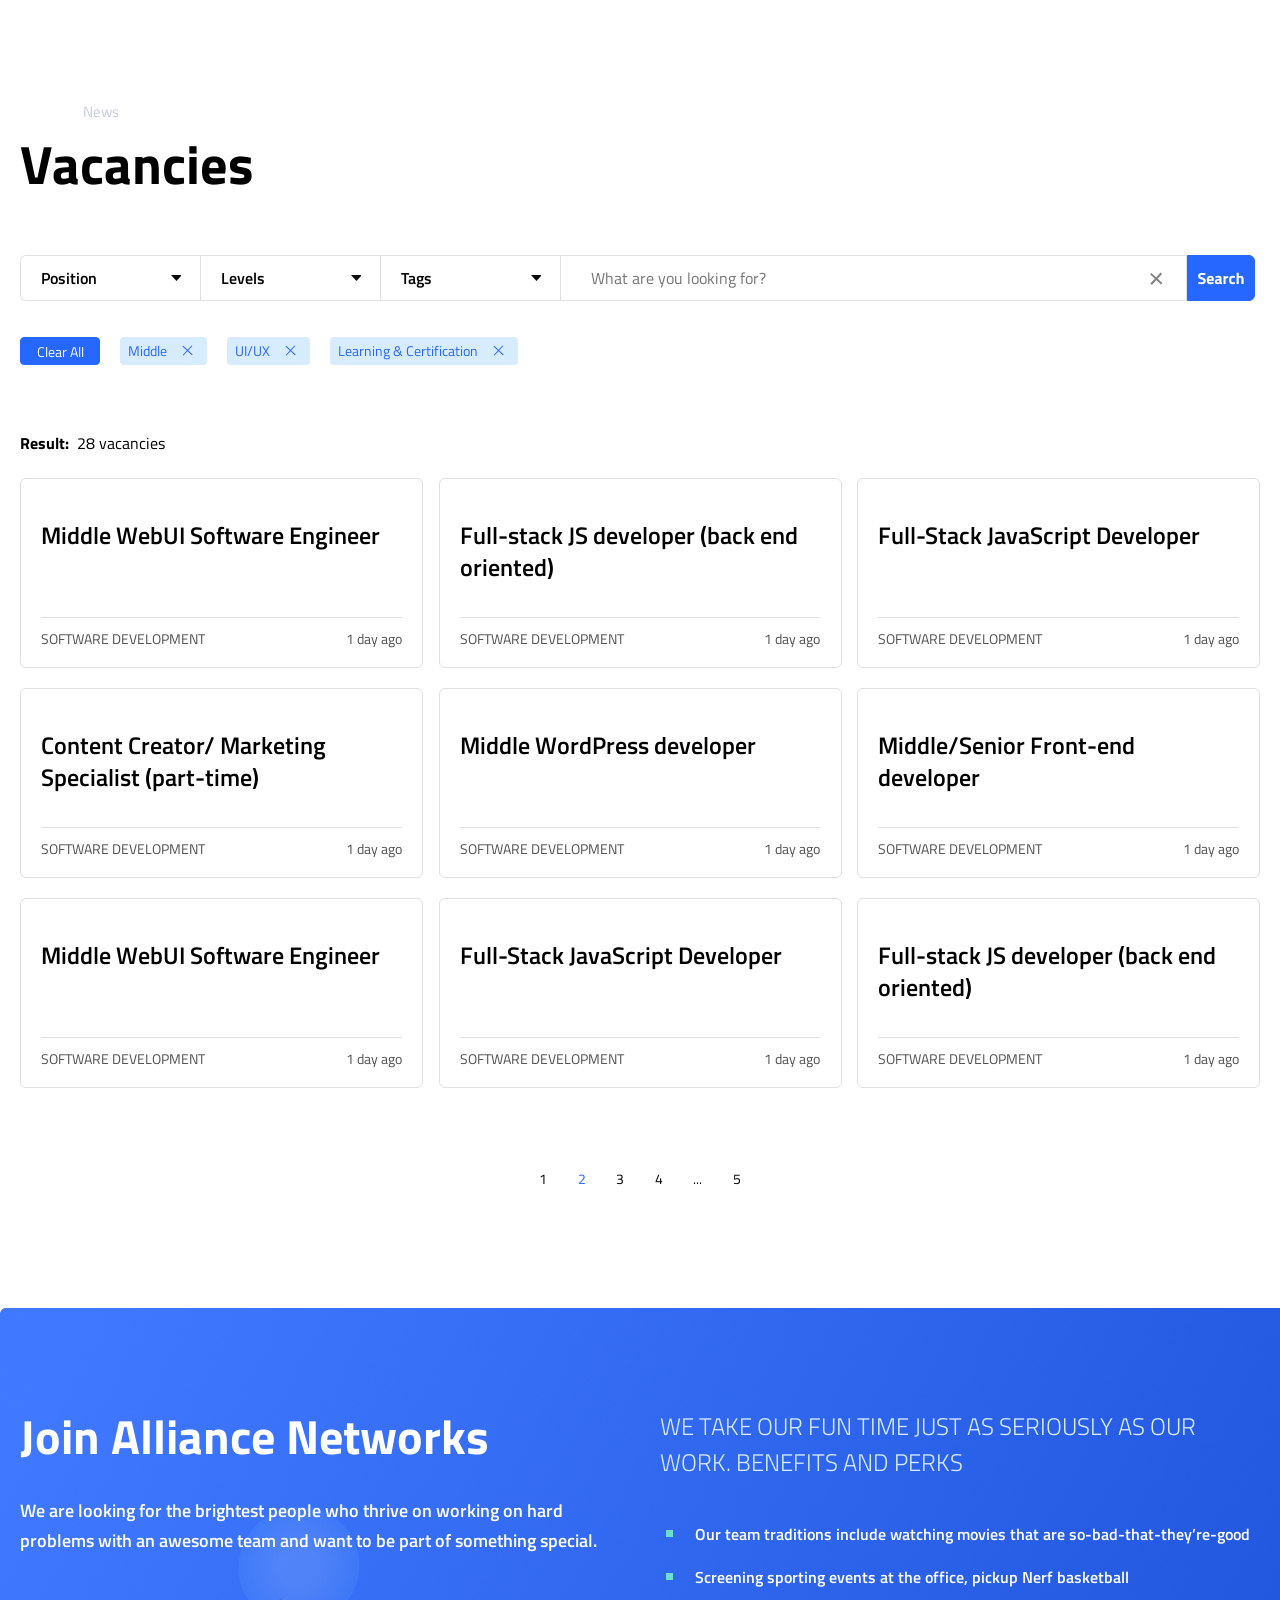
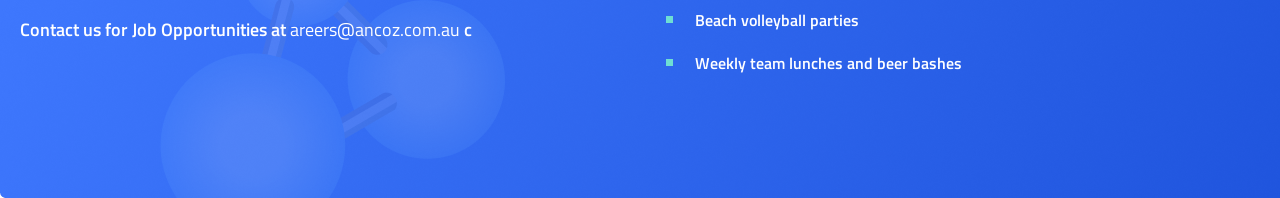
<file: vacancies.html>
<!DOCTYPE html>
<html lang="en">
  <head>
    <meta charset="UTF-8" />
    <meta name="viewport" content="width=device-width, initial-scale=1.0" />
    <title>Alliance-networks</title>
    <link rel="stylesheet" href="assets/css/app.css" />
  </head>
  <!-- npm run watch -->
  <body>
    <section class="vacancies">
      <div class="vacancies__container">
        <nav class="banner-nav">
          <a class="banner-nav__home"> Home &nbsp; / &nbsp;</a>
          <a href="#" class="banner-nav__this-page"> News</a>
        </nav>
        <div class="vacancies__title">
          Vacancies
        </div>

        <form class="vacancies__form">
          <div class="vacancies__sort-container">
            <div class="sort__by-container sort__by-container-position">
              <div class="sort__by-category sort__by-category-position sbc-first-child" > Position </div>
               <ul class="sort__category-ul sort__category-ul-position">
                <li class="sort__category"><label for="pos-val-1"> <input class="sort__category-checkbox" type="checkbox" id="pos-val-1" name="val" value="val">Software Development</label></li>
                <li class="sort__category"><label for="pos-val-2"> <input class="sort__category-checkbox" type="checkbox" id="pos-val-2" name="val" value="val">Quality Control </label></li>
                <li class="sort__category"><label for="pos-val-3"> <input class="sort__category-checkbox" type="checkbox" id="pos-val-3" name="val" value="val">Project Management</label></li>
                <li class="sort__category"><label for="pos-val-4"> <input class="sort__category-checkbox" type="checkbox" id="pos-val-4" name="val" value="val">Business Analysis</label></li>
                <li class="sort__category"><label for="pos-val-1"> <input class="sort__category-checkbox" type="checkbox" id="pos-val-1" name="val" value="val">Software Development</label></li>
                <li class="sort__category"><label for="pos-val-2"> <input class="sort__category-checkbox" type="checkbox" id="pos-val-2" name="val" value="val">Quality Control </label></li>
                <li class="sort__category"><label for="pos-val-3"> <input class="sort__category-checkbox" type="checkbox" id="pos-val-3" name="val" value="val">Project Management</label></li>
                <li class="sort__category"><label for="pos-val-4"> <input class="sort__category-checkbox" type="checkbox" id="pos-val-4" name="val" value="val">Business Analysis</label></li>
                <li class="sort__category"><label for="pos-val-1"> <input class="sort__category-checkbox" type="checkbox" id="pos-val-1" name="val" value="val">Software Development</label></li>
                <li class="sort__category"><label for="pos-val-2"> <input class="sort__category-checkbox" type="checkbox" id="pos-val-2" name="val" value="val">Quality Control </label></li>
                <li class="sort__category"><label for="pos-val-3"> <input class="sort__category-checkbox" type="checkbox" id="pos-val-3" name="val" value="val">Project Management</label></li>
              </ul>
              <p class=""><input type="button" class="button-test-position button-test" value="Select All"> </p>
              </div>
              <div class="sort__by-container sort__by-container-level">
                <div class="sort__by-category sort__by-category-level" > Levels </div>
                 <ul class="sort__category-ul sort__category-ul-level">
                  <li class="sort__category "><label for="lev-val-1"><input class="sort__category-checkbox" type="checkbox" id="lev-val-1" name="val" value="val">Junior</label> </li>
                  <li class="sort__category"><label for="lev-val-2"> <input class="sort__category-checkbox" type="checkbox" id="lev-val-2" name="val" value="val">Middle</label></li>
                  <li class="sort__category"><label for="lev-val-3"> <input class="sort__category-checkbox" type="checkbox" id="lev-val-3" name="val" value="val">Senior</label></li>
                  <li class="sort__category"><label for="lev-val-4"> <input class="sort__category-checkbox" type="checkbox" id="lev-val-4" name="val" value="val">Leader</label></li>
                </ul>
                <p class=""><input type="button" class="button-test-level button-test" value="Select All"> </p>
               
                </div>
                <div class="sort__by-container sort__by-container-tag">
                  <div class="sort__by-category sort__by-category-tag" > Tags </div>
                   <ul class="sort__category-ul sort__category-ul-tag">
                    <li class="sort__category"><label for="tag-val-1"> <input class="sort__category-checkbox" type="checkbox" id="tag-val-1" name="val" value="val">Hot</label></li>
                    <li class="sort__category"><label for="tag-val-2"> <input class="sort__category-checkbox" type="checkbox" id="tag-val-2" name="val" value="val">Onsite</label></li>
                    <li class="sort__category"><label for="tag-val-3"> <input class="sort__category-checkbox" type="checkbox" id="tag-val-3" name="val" value="val">Remote Allowed</label></li>
                  </ul>
                  <p class=""><input type="button" class="button-test-tag button-test" value="Select All"> </p>
                  </div>
            <input
              type="text"
              class="sort__search sort__search-vacancies"
              id="searchInput"
              placeholder="What are you looking for?"
              value=""
            />
            <input type="submit" class="sort__button sort__button-vacancies" value="" />
            <div class="sort__close-search vacancies__sort__close-search" id="clearSearch"></div>
          </div>
          <div class="mobile-search-blog">
            <input type="text" class="sort__search mobile-search sort__search-vacancies-mobile" id="searchInput" placeholder="What are you looking for?" value="">
            <input type="submit" class="sort__button mobile-search sort__button-vacancies-mobile"  value="">
          </div>
        </form>
        <div class="sort__tags-container vacancies__sort__tags-container">
          <button class="sort__tags-clear">Clear All</button>
          <p class="sort__tags">
            Middle <span class="sort__tags-close"></span>
          </p>
          <p class="sort__tags">UI/UX<span class="sort__tags-close"></span></p>
          <p class="sort__tags">
            Learning & Certification <span class="sort__tags-close"></span>
          </p>
        </div>

        <div class="vacancies__result">
          <p class="vacancies__result-text">Result: &nbsp; </p>
          <p class="vacancies__result-inner"> 28 vacancies</p>
        </div>
        <div class="vacancies__items">

          <div class="vacancies__item">
            <div class="vacancies__item-container">
            <a href="#">  <a href="#"> <h4 class="vacancies__item-title">
                Middle WebUI Software Engineer
              </h4></a> </a> 
              <div class="vacancies__item-line"></div>
              <div class="vacancies__item-data-container">
                <p class="vacancies__item-spec">SOFTWARE DEVELOPMENT</p>
                <p class="vacancies__item-data">
                  1 day ago
                </p>
              </div>
            </div>
          </div>

          
          <div class="vacancies__item">
            <div class="vacancies__item-container">
         <a href="#"> <h4 class="vacancies__item-title">
                Full-stack JS developer (back end oriented)
              </h4></a>
              <div class="vacancies__item-line"></div>
              <div class="vacancies__item-data-container">
                <p class="vacancies__item-spec">SOFTWARE DEVELOPMENT</p>
                <p class="vacancies__item-data">
                  1 day ago
                </p>
              </div>
            </div>
          </div>


          
          <div class="vacancies__item">
            <div class="vacancies__item-container">
               <a href="#"> <h4 class="vacancies__item-title">
                Full-Stack JavaScript Developer
              </h4></a> 
              <div class="vacancies__item-line"></div>
              <div class="vacancies__item-data-container">
                <p class="vacancies__item-spec">SOFTWARE DEVELOPMENT</p>
                <p class="vacancies__item-data">
                  1 day ago
                </p>
              </div>
            </div>
          </div>


          
          <div class="vacancies__item">
            <div class="vacancies__item-container">
               <a href="#"> <h4 class="vacancies__item-title">
                Content Creator/ Marketing Specialist (part-time)
              </h4></a> 
              <div class="vacancies__item-line"></div>
              <div class="vacancies__item-data-container">
                <p class="vacancies__item-spec">SOFTWARE DEVELOPMENT</p>
                <p class="vacancies__item-data">
                  1 day ago
                </p>
              </div>
            </div>
          </div>


          
          <div class="vacancies__item">
            <div class="vacancies__item-container">
               <a href="#"> <h4 class="vacancies__item-title">
                Middle WordPress developer
              </h4></a> 
              <div class="vacancies__item-line"></div>
              <div class="vacancies__item-data-container">
                <p class="vacancies__item-spec">SOFTWARE DEVELOPMENT</p>
                <p class="vacancies__item-data">
                  1 day ago
                </p>
              </div>
            </div>
          </div>


          
          <div class="vacancies__item">
            <div class="vacancies__item-container">
               <a href="#"> <h4 class="vacancies__item-title">
                Middle/Senior Front-end developer


              </h4></a> 
              <div class="vacancies__item-line"></div>
              <div class="vacancies__item-data-container">
                <p class="vacancies__item-spec">SOFTWARE DEVELOPMENT</p>
                <p class="vacancies__item-data">
                  1 day ago
                </p>
              </div>
            </div>
          </div>


          
          <div class="vacancies__item">
            <div class="vacancies__item-container">
               <a href="#"> <h4 class="vacancies__item-title">
                Middle WebUI Software Engineer
              </h4></a> 
              <div class="vacancies__item-line"></div>
              <div class="vacancies__item-data-container">
                <p class="vacancies__item-spec">SOFTWARE DEVELOPMENT</p>
                <p class="vacancies__item-data">
                  1 day ago
                </p>
              </div>
            </div>
          </div>

          <div class="vacancies__item">
            <div class="vacancies__item-container">
               <a href="#"> <h4 class="vacancies__item-title">
                Full-Stack JavaScript Developer
              </h4></a> 
              <div class="vacancies__item-line"></div>
              <div class="vacancies__item-data-container">
                <p class="vacancies__item-spec">SOFTWARE DEVELOPMENT</p>
                <p class="vacancies__item-data">
                  1 day ago
                </p>
              </div>
            </div>
          </div>

          <div class="vacancies__item">
            <div class="vacancies__item-container">
               <a href="#"> <h4 class="vacancies__item-title">
                Full-stack JS developer (back end oriented)
              </h4></a> 
              <div class="vacancies__item-line"></div>
              <div class="vacancies__item-data-container">
                <p class="vacancies__item-spec">SOFTWARE DEVELOPMENT</p>
                <p class="vacancies__item-data">
                  1 day ago
                </p>
              </div>
            </div>
          </div>


        </div>
        <div class="news__pagination">
          <a href="#"><p class="news__pagination-item">1</p></a>
          <a href="#"> <p class="news__pagination-item news__pagination-item--active">2</p></a>
            <a href="#"> <p class="news__pagination-item">3</p></a>
              <a href="#"> <p class="news__pagination-item">4</p></a>
                <a href="#"> <p class="news__pagination-item">...</p></a>
                  <a href="#"> <p class="news__pagination-item">5</p></a>
        </div>


        
      </div>
    </section>

    <section class="vacancies vacancies__bg-bot">
   
      <div class="vacancies__container">


        <div class="vacancies__join-all">
       <div class="vacancies__left-part">
       <h3 class="vacancies__join-title">Join Alliance Networks</h3>
       <p class="vacancies__subtitle">We are looking for the brightest people who thrive on working on hard problems with an awesome team and want to be part of something special.
      </p>
      <p class="vacancies__join-contact">Contact us for Job Opportunities at <span class="vacancies__join-contact--thin">areers@ancoz.com.au</span> c</p>
    </div>
    <div class="vacancies__right-part">
      <h4 class="vacancies__pseude-title">We take our fun time just as seriously as our work. 
        Benefits and Perks
        </h4>

        <div class="vacancies__ul">
          <div class="vacancies__list">Our team traditions include watching movies that are so-bad-that-they’re-good</div>
          <div class="vacancies__list">Screening sporting events at the office, pickup Nerf basketball</div>
          <div class="vacancies__list">Beach volleyball parties</div>
          <div class="vacancies__list">Weekly team lunches and beer bashes</div>
        </div>
    </div>
     </div>




      </div>
    </section>

    <script src="assets/js/app.js"></script>
  </body>
</html>
</file>
<file: assets/css/app.css>
@import url(https://fonts.googleapis.com/css2?family=Titillium+Web:ital,wght@0,200;0,300;0,400;0,600;0,700;0,900;1,200;1,300;1,400;1,600;1,700&display=swap);@import url(https://fonts.googleapis.com/css2?family=Roboto:ital,wght@0,100;0,300;0,400;0,500;0,700;0,900;1,100;1,300;1,400;1,500;1,700;1,900&display=swap);/*!
 * Bootstrap v4.5.2 (https://getbootstrap.com/)
 * Copyright 2011-2020 The Bootstrap Authors
 * Copyright 2011-2020 Twitter, Inc.
 * Licensed under MIT (https://github.com/twbs/bootstrap/blob/main/LICENSE)
 */:root{--blue:#007bff;--indigo:#6610f2;--purple:#6f42c1;--pink:#e83e8c;--red:#dc3545;--orange:#fd7e14;--yellow:#ffc107;--green:#28a745;--teal:#20c997;--cyan:#17a2b8;--white:#fff;--gray:#6c757d;--gray-dark:#343a40;--primary:#007bff;--secondary:#6c757d;--success:#28a745;--info:#17a2b8;--warning:#ffc107;--danger:#dc3545;--light:#f8f9fa;--dark:#343a40;--breakpoint-xs:0;--breakpoint-sm:576px;--breakpoint-md:768px;--breakpoint-lg:992px;--breakpoint-xl:1200px;--font-family-sans-serif:-apple-system,BlinkMacSystemFont,"Segoe UI",Roboto,"Helvetica Neue",Arial,"Noto Sans",sans-serif,"Apple Color Emoji","Segoe UI Emoji","Segoe UI Symbol","Noto Color Emoji";--font-family-monospace:SFMono-Regular,Menlo,Monaco,Consolas,"Liberation Mono","Courier New",monospace}*,::after,::before{box-sizing:border-box}html{font-family:sans-serif;line-height:1.15;-webkit-text-size-adjust:100%;-webkit-tap-highlight-color:transparent}article,aside,figcaption,figure,footer,header,hgroup,main,nav,section{display:block}body{margin:0;font-family:-apple-system,BlinkMacSystemFont,"Segoe UI",Roboto,"Helvetica Neue",Arial,"Noto Sans",sans-serif,"Apple Color Emoji","Segoe UI Emoji","Segoe UI Symbol","Noto Color Emoji";font-size:1rem;font-weight:400;line-height:1.5;color:#212529;text-align:left;background-color:#fff}[tabindex="-1"]:focus:not(:focus-visible){outline:0!important}hr{box-sizing:content-box;height:0;overflow:visible}h1,h2,h3,h4,h5,h6{margin-top:0;margin-bottom:.5rem}p{margin-top:0;margin-bottom:1rem}abbr[data-original-title],abbr[title]{text-decoration:underline;-webkit-text-decoration:underline dotted;text-decoration:underline dotted;cursor:help;border-bottom:0;-webkit-text-decoration-skip-ink:none;text-decoration-skip-ink:none}address{margin-bottom:1rem;font-style:normal;line-height:inherit}dl,ol,ul{margin-top:0;margin-bottom:1rem}ol ol,ol ul,ul ol,ul ul{margin-bottom:0}dt{font-weight:700}dd{margin-bottom:.5rem;margin-left:0}blockquote{margin:0 0 1rem}b,strong{font-weight:bolder}small{font-size:80%}sub,sup{position:relative;font-size:75%;line-height:0;vertical-align:baseline}sub{bottom:-.25em}sup{top:-.5em}a{color:#007bff;text-decoration:none;background-color:transparent}a:hover{color:#0056b3;text-decoration:underline}a:not([href]):not([class]){color:inherit;text-decoration:none}a:not([href]):not([class]):hover{color:inherit;text-decoration:none}code,kbd,pre,samp{font-family:SFMono-Regular,Menlo,Monaco,Consolas,"Liberation Mono","Courier New",monospace;font-size:1em}pre{margin-top:0;margin-bottom:1rem;overflow:auto;-ms-overflow-style:scrollbar}figure{margin:0 0 1rem}img{vertical-align:middle;border-style:none}svg{overflow:hidden;vertical-align:middle}table{border-collapse:collapse}caption{padding-top:.75rem;padding-bottom:.75rem;color:#6c757d;text-align:left;caption-side:bottom}th{text-align:inherit}label{display:inline-block;margin-bottom:.5rem}button{border-radius:0}button:focus{outline:1px dotted;outline:5px auto -webkit-focus-ring-color}button,input,optgroup,select,textarea{margin:0;font-family:inherit;font-size:inherit;line-height:inherit}button,input{overflow:visible}button,select{text-transform:none}[role=button]{cursor:pointer}select{word-wrap:normal}[type=button],[type=reset],[type=submit],button{-webkit-appearance:button}[type=button]:not(:disabled),[type=reset]:not(:disabled),[type=submit]:not(:disabled),button:not(:disabled){cursor:pointer}[type=button]::-moz-focus-inner,[type=reset]::-moz-focus-inner,[type=submit]::-moz-focus-inner,button::-moz-focus-inner{padding:0;border-style:none}input[type=checkbox],input[type=radio]{box-sizing:border-box;padding:0}textarea{overflow:auto;resize:vertical}fieldset{min-width:0;padding:0;margin:0;border:0}legend{display:block;width:100%;max-width:100%;padding:0;margin-bottom:.5rem;font-size:1.5rem;line-height:inherit;color:inherit;white-space:normal}progress{vertical-align:baseline}[type=number]::-webkit-inner-spin-button,[type=number]::-webkit-outer-spin-button{height:auto}[type=search]{outline-offset:-2px;-webkit-appearance:none}[type=search]::-webkit-search-decoration{-webkit-appearance:none}::-webkit-file-upload-button{font:inherit;-webkit-appearance:button}output{display:inline-block}summary{display:list-item;cursor:pointer}template{display:none}[hidden]{display:none!important}.h1,.h2,.h3,.h4,.h5,.h6,h1,h2,h3,h4,h5,h6{margin-bottom:.5rem;font-weight:500;line-height:1.2}.h1,h1{font-size:2.5rem}.h2,h2{font-size:2rem}.h3,h3{font-size:1.75rem}.h4,h4{font-size:1.5rem}.h5,h5{font-size:1.25rem}.h6,h6{font-size:1rem}.lead{font-size:1.25rem;font-weight:300}.display-1{font-size:6rem;font-weight:300;line-height:1.2}.display-2{font-size:5.5rem;font-weight:300;line-height:1.2}.display-3{font-size:4.5rem;font-weight:300;line-height:1.2}.display-4{font-size:3.5rem;font-weight:300;line-height:1.2}hr{margin-top:1rem;margin-bottom:1rem;border:0;border-top:1px solid rgba(0,0,0,.1)}.small,small{font-size:80%;font-weight:400}.mark,mark{padding:.2em;background-color:#fcf8e3}.list-unstyled{padding-left:0;list-style:none}.list-inline{padding-left:0;list-style:none}.list-inline-item{display:inline-block}.list-inline-item:not(:last-child){margin-right:.5rem}.initialism{font-size:90%;text-transform:uppercase}.blockquote{margin-bottom:1rem;font-size:1.25rem}.blockquote-footer{display:block;font-size:80%;color:#6c757d}.blockquote-footer::before{content:"\2014\A0"}.img-fluid{max-width:100%;height:auto}.img-thumbnail{padding:.25rem;background-color:#fff;border:1px solid #dee2e6;border-radius:.25rem;max-width:100%;height:auto}.figure{display:inline-block}.figure-img{margin-bottom:.5rem;line-height:1}.figure-caption{font-size:90%;color:#6c757d}code{font-size:87.5%;color:#e83e8c;word-wrap:break-word}a>code{color:inherit}kbd{padding:.2rem .4rem;font-size:87.5%;color:#fff;background-color:#212529;border-radius:.2rem}kbd kbd{padding:0;font-size:100%;font-weight:700}pre{display:block;font-size:87.5%;color:#212529}pre code{font-size:inherit;color:inherit;word-break:normal}.pre-scrollable{max-height:340px;overflow-y:scroll}.container,.container-fluid,.container-lg,.container-md,.container-sm,.container-xl{width:100%;padding-right:15px;padding-left:15px;margin-right:auto;margin-left:auto}@media (min-width:576px){.container,.container-sm{max-width:540px}}@media (min-width:768px){.container,.container-md,.container-sm{max-width:720px}}@media (min-width:992px){.container,.container-lg,.container-md,.container-sm{max-width:960px}}@media (min-width:1200px){.container,.container-lg,.container-md,.container-sm,.container-xl{max-width:1140px}}.row{display:flex;flex-wrap:wrap;margin-right:-15px;margin-left:-15px}.no-gutters{margin-right:0;margin-left:0}.no-gutters>.col,.no-gutters>[class*=col-]{padding-right:0;padding-left:0}.col,.col-1,.col-10,.col-11,.col-12,.col-2,.col-3,.col-4,.col-5,.col-6,.col-7,.col-8,.col-9,.col-auto,.col-lg,.col-lg-1,.col-lg-10,.col-lg-11,.col-lg-12,.col-lg-2,.col-lg-3,.col-lg-4,.col-lg-5,.col-lg-6,.col-lg-7,.col-lg-8,.col-lg-9,.col-lg-auto,.col-md,.col-md-1,.col-md-10,.col-md-11,.col-md-12,.col-md-2,.col-md-3,.col-md-4,.col-md-5,.col-md-6,.col-md-7,.col-md-8,.col-md-9,.col-md-auto,.col-sm,.col-sm-1,.col-sm-10,.col-sm-11,.col-sm-12,.col-sm-2,.col-sm-3,.col-sm-4,.col-sm-5,.col-sm-6,.col-sm-7,.col-sm-8,.col-sm-9,.col-sm-auto,.col-xl,.col-xl-1,.col-xl-10,.col-xl-11,.col-xl-12,.col-xl-2,.col-xl-3,.col-xl-4,.col-xl-5,.col-xl-6,.col-xl-7,.col-xl-8,.col-xl-9,.col-xl-auto{position:relative;width:100%;padding-right:15px;padding-left:15px}.col{flex-basis:0;flex-grow:1;max-width:100%}.row-cols-1>*{flex:0 0 100%;max-width:100%}.row-cols-2>*{flex:0 0 50%;max-width:50%}.row-cols-3>*{flex:0 0 33.333333%;max-width:33.333333%}.row-cols-4>*{flex:0 0 25%;max-width:25%}.row-cols-5>*{flex:0 0 20%;max-width:20%}.row-cols-6>*{flex:0 0 16.666667%;max-width:16.666667%}.col-auto{flex:0 0 auto;width:auto;max-width:100%}.col-1{flex:0 0 8.333333%;max-width:8.333333%}.col-2{flex:0 0 16.666667%;max-width:16.666667%}.col-3{flex:0 0 25%;max-width:25%}.col-4{flex:0 0 33.333333%;max-width:33.333333%}.col-5{flex:0 0 41.666667%;max-width:41.666667%}.col-6{flex:0 0 50%;max-width:50%}.col-7{flex:0 0 58.333333%;max-width:58.333333%}.col-8{flex:0 0 66.666667%;max-width:66.666667%}.col-9{flex:0 0 75%;max-width:75%}.col-10{flex:0 0 83.333333%;max-width:83.333333%}.col-11{flex:0 0 91.666667%;max-width:91.666667%}.col-12{flex:0 0 100%;max-width:100%}.order-first{order:-1}.order-last{order:13}.order-0{order:0}.order-1{order:1}.order-2{order:2}.order-3{order:3}.order-4{order:4}.order-5{order:5}.order-6{order:6}.order-7{order:7}.order-8{order:8}.order-9{order:9}.order-10{order:10}.order-11{order:11}.order-12{order:12}.offset-1{margin-left:8.333333%}.offset-2{margin-left:16.666667%}.offset-3{margin-left:25%}.offset-4{margin-left:33.333333%}.offset-5{margin-left:41.666667%}.offset-6{margin-left:50%}.offset-7{margin-left:58.333333%}.offset-8{margin-left:66.666667%}.offset-9{margin-left:75%}.offset-10{margin-left:83.333333%}.offset-11{margin-left:91.666667%}@media (min-width:576px){.col-sm{flex-basis:0;flex-grow:1;max-width:100%}.row-cols-sm-1>*{flex:0 0 100%;max-width:100%}.row-cols-sm-2>*{flex:0 0 50%;max-width:50%}.row-cols-sm-3>*{flex:0 0 33.333333%;max-width:33.333333%}.row-cols-sm-4>*{flex:0 0 25%;max-width:25%}.row-cols-sm-5>*{flex:0 0 20%;max-width:20%}.row-cols-sm-6>*{flex:0 0 16.666667%;max-width:16.666667%}.col-sm-auto{flex:0 0 auto;width:auto;max-width:100%}.col-sm-1{flex:0 0 8.333333%;max-width:8.333333%}.col-sm-2{flex:0 0 16.666667%;max-width:16.666667%}.col-sm-3{flex:0 0 25%;max-width:25%}.col-sm-4{flex:0 0 33.333333%;max-width:33.333333%}.col-sm-5{flex:0 0 41.666667%;max-width:41.666667%}.col-sm-6{flex:0 0 50%;max-width:50%}.col-sm-7{flex:0 0 58.333333%;max-width:58.333333%}.col-sm-8{flex:0 0 66.666667%;max-width:66.666667%}.col-sm-9{flex:0 0 75%;max-width:75%}.col-sm-10{flex:0 0 83.333333%;max-width:83.333333%}.col-sm-11{flex:0 0 91.666667%;max-width:91.666667%}.col-sm-12{flex:0 0 100%;max-width:100%}.order-sm-first{order:-1}.order-sm-last{order:13}.order-sm-0{order:0}.order-sm-1{order:1}.order-sm-2{order:2}.order-sm-3{order:3}.order-sm-4{order:4}.order-sm-5{order:5}.order-sm-6{order:6}.order-sm-7{order:7}.order-sm-8{order:8}.order-sm-9{order:9}.order-sm-10{order:10}.order-sm-11{order:11}.order-sm-12{order:12}.offset-sm-0{margin-left:0}.offset-sm-1{margin-left:8.333333%}.offset-sm-2{margin-left:16.666667%}.offset-sm-3{margin-left:25%}.offset-sm-4{margin-left:33.333333%}.offset-sm-5{margin-left:41.666667%}.offset-sm-6{margin-left:50%}.offset-sm-7{margin-left:58.333333%}.offset-sm-8{margin-left:66.666667%}.offset-sm-9{margin-left:75%}.offset-sm-10{margin-left:83.333333%}.offset-sm-11{margin-left:91.666667%}}@media (min-width:768px){.col-md{flex-basis:0;flex-grow:1;max-width:100%}.row-cols-md-1>*{flex:0 0 100%;max-width:100%}.row-cols-md-2>*{flex:0 0 50%;max-width:50%}.row-cols-md-3>*{flex:0 0 33.333333%;max-width:33.333333%}.row-cols-md-4>*{flex:0 0 25%;max-width:25%}.row-cols-md-5>*{flex:0 0 20%;max-width:20%}.row-cols-md-6>*{flex:0 0 16.666667%;max-width:16.666667%}.col-md-auto{flex:0 0 auto;width:auto;max-width:100%}.col-md-1{flex:0 0 8.333333%;max-width:8.333333%}.col-md-2{flex:0 0 16.666667%;max-width:16.666667%}.col-md-3{flex:0 0 25%;max-width:25%}.col-md-4{flex:0 0 33.333333%;max-width:33.333333%}.col-md-5{flex:0 0 41.666667%;max-width:41.666667%}.col-md-6{flex:0 0 50%;max-width:50%}.col-md-7{flex:0 0 58.333333%;max-width:58.333333%}.col-md-8{flex:0 0 66.666667%;max-width:66.666667%}.col-md-9{flex:0 0 75%;max-width:75%}.col-md-10{flex:0 0 83.333333%;max-width:83.333333%}.col-md-11{flex:0 0 91.666667%;max-width:91.666667%}.col-md-12{flex:0 0 100%;max-width:100%}.order-md-first{order:-1}.order-md-last{order:13}.order-md-0{order:0}.order-md-1{order:1}.order-md-2{order:2}.order-md-3{order:3}.order-md-4{order:4}.order-md-5{order:5}.order-md-6{order:6}.order-md-7{order:7}.order-md-8{order:8}.order-md-9{order:9}.order-md-10{order:10}.order-md-11{order:11}.order-md-12{order:12}.offset-md-0{margin-left:0}.offset-md-1{margin-left:8.333333%}.offset-md-2{margin-left:16.666667%}.offset-md-3{margin-left:25%}.offset-md-4{margin-left:33.333333%}.offset-md-5{margin-left:41.666667%}.offset-md-6{margin-left:50%}.offset-md-7{margin-left:58.333333%}.offset-md-8{margin-left:66.666667%}.offset-md-9{margin-left:75%}.offset-md-10{margin-left:83.333333%}.offset-md-11{margin-left:91.666667%}}@media (min-width:992px){.col-lg{flex-basis:0;flex-grow:1;max-width:100%}.row-cols-lg-1>*{flex:0 0 100%;max-width:100%}.row-cols-lg-2>*{flex:0 0 50%;max-width:50%}.row-cols-lg-3>*{flex:0 0 33.333333%;max-width:33.333333%}.row-cols-lg-4>*{flex:0 0 25%;max-width:25%}.row-cols-lg-5>*{flex:0 0 20%;max-width:20%}.row-cols-lg-6>*{flex:0 0 16.666667%;max-width:16.666667%}.col-lg-auto{flex:0 0 auto;width:auto;max-width:100%}.col-lg-1{flex:0 0 8.333333%;max-width:8.333333%}.col-lg-2{flex:0 0 16.666667%;max-width:16.666667%}.col-lg-3{flex:0 0 25%;max-width:25%}.col-lg-4{flex:0 0 33.333333%;max-width:33.333333%}.col-lg-5{flex:0 0 41.666667%;max-width:41.666667%}.col-lg-6{flex:0 0 50%;max-width:50%}.col-lg-7{flex:0 0 58.333333%;max-width:58.333333%}.col-lg-8{flex:0 0 66.666667%;max-width:66.666667%}.col-lg-9{flex:0 0 75%;max-width:75%}.col-lg-10{flex:0 0 83.333333%;max-width:83.333333%}.col-lg-11{flex:0 0 91.666667%;max-width:91.666667%}.col-lg-12{flex:0 0 100%;max-width:100%}.order-lg-first{order:-1}.order-lg-last{order:13}.order-lg-0{order:0}.order-lg-1{order:1}.order-lg-2{order:2}.order-lg-3{order:3}.order-lg-4{order:4}.order-lg-5{order:5}.order-lg-6{order:6}.order-lg-7{order:7}.order-lg-8{order:8}.order-lg-9{order:9}.order-lg-10{order:10}.order-lg-11{order:11}.order-lg-12{order:12}.offset-lg-0{margin-left:0}.offset-lg-1{margin-left:8.333333%}.offset-lg-2{margin-left:16.666667%}.offset-lg-3{margin-left:25%}.offset-lg-4{margin-left:33.333333%}.offset-lg-5{margin-left:41.666667%}.offset-lg-6{margin-left:50%}.offset-lg-7{margin-left:58.333333%}.offset-lg-8{margin-left:66.666667%}.offset-lg-9{margin-left:75%}.offset-lg-10{margin-left:83.333333%}.offset-lg-11{margin-left:91.666667%}}@media (min-width:1200px){.col-xl{flex-basis:0;flex-grow:1;max-width:100%}.row-cols-xl-1>*{flex:0 0 100%;max-width:100%}.row-cols-xl-2>*{flex:0 0 50%;max-width:50%}.row-cols-xl-3>*{flex:0 0 33.333333%;max-width:33.333333%}.row-cols-xl-4>*{flex:0 0 25%;max-width:25%}.row-cols-xl-5>*{flex:0 0 20%;max-width:20%}.row-cols-xl-6>*{flex:0 0 16.666667%;max-width:16.666667%}.col-xl-auto{flex:0 0 auto;width:auto;max-width:100%}.col-xl-1{flex:0 0 8.333333%;max-width:8.333333%}.col-xl-2{flex:0 0 16.666667%;max-width:16.666667%}.col-xl-3{flex:0 0 25%;max-width:25%}.col-xl-4{flex:0 0 33.333333%;max-width:33.333333%}.col-xl-5{flex:0 0 41.666667%;max-width:41.666667%}.col-xl-6{flex:0 0 50%;max-width:50%}.col-xl-7{flex:0 0 58.333333%;max-width:58.333333%}.col-xl-8{flex:0 0 66.666667%;max-width:66.666667%}.col-xl-9{flex:0 0 75%;max-width:75%}.col-xl-10{flex:0 0 83.333333%;max-width:83.333333%}.col-xl-11{flex:0 0 91.666667%;max-width:91.666667%}.col-xl-12{flex:0 0 100%;max-width:100%}.order-xl-first{order:-1}.order-xl-last{order:13}.order-xl-0{order:0}.order-xl-1{order:1}.order-xl-2{order:2}.order-xl-3{order:3}.order-xl-4{order:4}.order-xl-5{order:5}.order-xl-6{order:6}.order-xl-7{order:7}.order-xl-8{order:8}.order-xl-9{order:9}.order-xl-10{order:10}.order-xl-11{order:11}.order-xl-12{order:12}.offset-xl-0{margin-left:0}.offset-xl-1{margin-left:8.333333%}.offset-xl-2{margin-left:16.666667%}.offset-xl-3{margin-left:25%}.offset-xl-4{margin-left:33.333333%}.offset-xl-5{margin-left:41.666667%}.offset-xl-6{margin-left:50%}.offset-xl-7{margin-left:58.333333%}.offset-xl-8{margin-left:66.666667%}.offset-xl-9{margin-left:75%}.offset-xl-10{margin-left:83.333333%}.offset-xl-11{margin-left:91.666667%}}.table{width:100%;margin-bottom:1rem;color:#212529}.table td,.table th{padding:.75rem;vertical-align:top;border-top:1px solid #dee2e6}.table thead th{vertical-align:bottom;border-bottom:2px solid #dee2e6}.table tbody+tbody{border-top:2px solid #dee2e6}.table-sm td,.table-sm th{padding:.3rem}.table-bordered{border:1px solid #dee2e6}.table-bordered td,.table-bordered th{border:1px solid #dee2e6}.table-bordered thead td,.table-bordered thead th{border-bottom-width:2px}.table-borderless tbody+tbody,.table-borderless td,.table-borderless th,.table-borderless thead th{border:0}.table-striped tbody tr:nth-of-type(odd){background-color:rgba(0,0,0,.05)}.table-hover tbody tr:hover{color:#212529;background-color:rgba(0,0,0,.075)}.table-primary,.table-primary>td,.table-primary>th{background-color:#b8daff}.table-primary tbody+tbody,.table-primary td,.table-primary th,.table-primary thead th{border-color:#7abaff}.table-hover .table-primary:hover{background-color:#9fcdff}.table-hover .table-primary:hover>td,.table-hover .table-primary:hover>th{background-color:#9fcdff}.table-secondary,.table-secondary>td,.table-secondary>th{background-color:#d6d8db}.table-secondary tbody+tbody,.table-secondary td,.table-secondary th,.table-secondary thead th{border-color:#b3b7bb}.table-hover .table-secondary:hover{background-color:#c8cbcf}.table-hover .table-secondary:hover>td,.table-hover .table-secondary:hover>th{background-color:#c8cbcf}.table-success,.table-success>td,.table-success>th{background-color:#c3e6cb}.table-success tbody+tbody,.table-success td,.table-success th,.table-success thead th{border-color:#8fd19e}.table-hover .table-success:hover{background-color:#b1dfbb}.table-hover .table-success:hover>td,.table-hover .table-success:hover>th{background-color:#b1dfbb}.table-info,.table-info>td,.table-info>th{background-color:#bee5eb}.table-info tbody+tbody,.table-info td,.table-info th,.table-info thead th{border-color:#86cfda}.table-hover .table-info:hover{background-color:#abdde5}.table-hover .table-info:hover>td,.table-hover .table-info:hover>th{background-color:#abdde5}.table-warning,.table-warning>td,.table-warning>th{background-color:#ffeeba}.table-warning tbody+tbody,.table-warning td,.table-warning th,.table-warning thead th{border-color:#ffdf7e}.table-hover .table-warning:hover{background-color:#ffe8a1}.table-hover .table-warning:hover>td,.table-hover .table-warning:hover>th{background-color:#ffe8a1}.table-danger,.table-danger>td,.table-danger>th{background-color:#f5c6cb}.table-danger tbody+tbody,.table-danger td,.table-danger th,.table-danger thead th{border-color:#ed969e}.table-hover .table-danger:hover{background-color:#f1b0b7}.table-hover .table-danger:hover>td,.table-hover .table-danger:hover>th{background-color:#f1b0b7}.table-light,.table-light>td,.table-light>th{background-color:#fdfdfe}.table-light tbody+tbody,.table-light td,.table-light th,.table-light thead th{border-color:#fbfcfc}.table-hover .table-light:hover{background-color:#ececf6}.table-hover .table-light:hover>td,.table-hover .table-light:hover>th{background-color:#ececf6}.table-dark,.table-dark>td,.table-dark>th{background-color:#c6c8ca}.table-dark tbody+tbody,.table-dark td,.table-dark th,.table-dark thead th{border-color:#95999c}.table-hover .table-dark:hover{background-color:#b9bbbe}.table-hover .table-dark:hover>td,.table-hover .table-dark:hover>th{background-color:#b9bbbe}.table-active,.table-active>td,.table-active>th{background-color:rgba(0,0,0,.075)}.table-hover .table-active:hover{background-color:rgba(0,0,0,.075)}.table-hover .table-active:hover>td,.table-hover .table-active:hover>th{background-color:rgba(0,0,0,.075)}.table .thead-dark th{color:#fff;background-color:#343a40;border-color:#454d55}.table .thead-light th{color:#495057;background-color:#e9ecef;border-color:#dee2e6}.table-dark{color:#fff;background-color:#343a40}.table-dark td,.table-dark th,.table-dark thead th{border-color:#454d55}.table-dark.table-bordered{border:0}.table-dark.table-striped tbody tr:nth-of-type(odd){background-color:rgba(255,255,255,.05)}.table-dark.table-hover tbody tr:hover{color:#fff;background-color:rgba(255,255,255,.075)}@media (max-width:575.98px){.table-responsive-sm{display:block;width:100%;overflow-x:auto;-webkit-overflow-scrolling:touch}.table-responsive-sm>.table-bordered{border:0}}@media (max-width:767.98px){.table-responsive-md{display:block;width:100%;overflow-x:auto;-webkit-overflow-scrolling:touch}.table-responsive-md>.table-bordered{border:0}}@media (max-width:991.98px){.table-responsive-lg{display:block;width:100%;overflow-x:auto;-webkit-overflow-scrolling:touch}.table-responsive-lg>.table-bordered{border:0}}@media (max-width:1199.98px){.table-responsive-xl{display:block;width:100%;overflow-x:auto;-webkit-overflow-scrolling:touch}.table-responsive-xl>.table-bordered{border:0}}.table-responsive{display:block;width:100%;overflow-x:auto;-webkit-overflow-scrolling:touch}.table-responsive>.table-bordered{border:0}.form-control{display:block;width:100%;height:calc(1.5em + .75rem + 2px);padding:.375rem .75rem;font-size:1rem;font-weight:400;line-height:1.5;color:#495057;background-color:#fff;background-clip:padding-box;border:1px solid #ced4da;border-radius:.25rem;transition:border-color .15s ease-in-out,box-shadow .15s ease-in-out}@media (prefers-reduced-motion:reduce){.form-control{transition:none}}.form-control::-ms-expand{background-color:transparent;border:0}.form-control:-moz-focusring{color:transparent;text-shadow:0 0 0 #495057}.form-control:focus{color:#495057;background-color:#fff;border-color:#80bdff;outline:0;box-shadow:0 0 0 .2rem rgba(0,123,255,.25)}.form-control::-moz-placeholder{color:#6c757d;opacity:1}.form-control:-ms-input-placeholder{color:#6c757d;opacity:1}.form-control::placeholder{color:#6c757d;opacity:1}.form-control:disabled,.form-control[readonly]{background-color:#e9ecef;opacity:1}input[type=date].form-control,input[type=datetime-local].form-control,input[type=month].form-control,input[type=time].form-control{-webkit-appearance:none;-moz-appearance:none;appearance:none}select.form-control:focus::-ms-value{color:#495057;background-color:#fff}.form-control-file,.form-control-range{display:block;width:100%}.col-form-label{padding-top:calc(.375rem + 1px);padding-bottom:calc(.375rem + 1px);margin-bottom:0;font-size:inherit;line-height:1.5}.col-form-label-lg{padding-top:calc(.5rem + 1px);padding-bottom:calc(.5rem + 1px);font-size:1.25rem;line-height:1.5}.col-form-label-sm{padding-top:calc(.25rem + 1px);padding-bottom:calc(.25rem + 1px);font-size:.875rem;line-height:1.5}.form-control-plaintext{display:block;width:100%;padding:.375rem 0;margin-bottom:0;font-size:1rem;line-height:1.5;color:#212529;background-color:transparent;border:solid transparent;border-width:1px 0}.form-control-plaintext.form-control-lg,.form-control-plaintext.form-control-sm{padding-right:0;padding-left:0}.form-control-sm{height:calc(1.5em + .5rem + 2px);padding:.25rem .5rem;font-size:.875rem;line-height:1.5;border-radius:.2rem}.form-control-lg{height:calc(1.5em + 1rem + 2px);padding:.5rem 1rem;font-size:1.25rem;line-height:1.5;border-radius:.3rem}select.form-control[multiple],select.form-control[size]{height:auto}textarea.form-control{height:auto}.form-group{margin-bottom:1rem}.form-text{display:block;margin-top:.25rem}.form-row{display:flex;flex-wrap:wrap;margin-right:-5px;margin-left:-5px}.form-row>.col,.form-row>[class*=col-]{padding-right:5px;padding-left:5px}.form-check{position:relative;display:block;padding-left:1.25rem}.form-check-input{position:absolute;margin-top:.3rem;margin-left:-1.25rem}.form-check-input:disabled~.form-check-label,.form-check-input[disabled]~.form-check-label{color:#6c757d}.form-check-label{margin-bottom:0}.form-check-inline{display:inline-flex;align-items:center;padding-left:0;margin-right:.75rem}.form-check-inline .form-check-input{position:static;margin-top:0;margin-right:.3125rem;margin-left:0}.valid-feedback{display:none;width:100%;margin-top:.25rem;font-size:80%;color:#28a745}.valid-tooltip{position:absolute;top:100%;left:0;z-index:5;display:none;max-width:100%;padding:.25rem .5rem;margin-top:.1rem;font-size:.875rem;line-height:1.5;color:#fff;background-color:rgba(40,167,69,.9);border-radius:.25rem}.is-valid~.valid-feedback,.is-valid~.valid-tooltip,.was-validated :valid~.valid-feedback,.was-validated :valid~.valid-tooltip{display:block}.form-control.is-valid,.was-validated .form-control:valid{border-color:#28a745;padding-right:calc(1.5em + .75rem);background-image:url("data:image/svg+xml,%3csvg xmlns='http://www.w3.org/2000/svg' width='8' height='8' viewBox='0 0 8 8'%3e%3cpath fill='%2328a745' d='M2.3 6.73L.6 4.53c-.4-1.04.46-1.4 1.1-.8l1.1 1.4 3.4-3.8c.6-.63 1.6-.27 1.2.7l-4 4.6c-.43.5-.8.4-1.1.1z'/%3e%3c/svg%3e");background-repeat:no-repeat;background-position:right calc(.375em + .1875rem) center;background-size:calc(.75em + .375rem) calc(.75em + .375rem)}.form-control.is-valid:focus,.was-validated .form-control:valid:focus{border-color:#28a745;box-shadow:0 0 0 .2rem rgba(40,167,69,.25)}.was-validated textarea.form-control:valid,textarea.form-control.is-valid{padding-right:calc(1.5em + .75rem);background-position:top calc(.375em + .1875rem) right calc(.375em + .1875rem)}.custom-select.is-valid,.was-validated .custom-select:valid{border-color:#28a745;padding-right:calc(.75em + 2.3125rem);background:url("data:image/svg+xml,%3csvg xmlns='http://www.w3.org/2000/svg' width='4' height='5' viewBox='0 0 4 5'%3e%3cpath fill='%23343a40' d='M2 0L0 2h4zm0 5L0 3h4z'/%3e%3c/svg%3e") no-repeat right .75rem center/8px 10px,url("data:image/svg+xml,%3csvg xmlns='http://www.w3.org/2000/svg' width='8' height='8' viewBox='0 0 8 8'%3e%3cpath fill='%2328a745' d='M2.3 6.73L.6 4.53c-.4-1.04.46-1.4 1.1-.8l1.1 1.4 3.4-3.8c.6-.63 1.6-.27 1.2.7l-4 4.6c-.43.5-.8.4-1.1.1z'/%3e%3c/svg%3e") #fff no-repeat center right 1.75rem/calc(.75em + .375rem) calc(.75em + .375rem)}.custom-select.is-valid:focus,.was-validated .custom-select:valid:focus{border-color:#28a745;box-shadow:0 0 0 .2rem rgba(40,167,69,.25)}.form-check-input.is-valid~.form-check-label,.was-validated .form-check-input:valid~.form-check-label{color:#28a745}.form-check-input.is-valid~.valid-feedback,.form-check-input.is-valid~.valid-tooltip,.was-validated .form-check-input:valid~.valid-feedback,.was-validated .form-check-input:valid~.valid-tooltip{display:block}.custom-control-input.is-valid~.custom-control-label,.was-validated .custom-control-input:valid~.custom-control-label{color:#28a745}.custom-control-input.is-valid~.custom-control-label::before,.was-validated .custom-control-input:valid~.custom-control-label::before{border-color:#28a745}.custom-control-input.is-valid:checked~.custom-control-label::before,.was-validated .custom-control-input:valid:checked~.custom-control-label::before{border-color:#34ce57;background-color:#34ce57}.custom-control-input.is-valid:focus~.custom-control-label::before,.was-validated .custom-control-input:valid:focus~.custom-control-label::before{box-shadow:0 0 0 .2rem rgba(40,167,69,.25)}.custom-control-input.is-valid:focus:not(:checked)~.custom-control-label::before,.was-validated .custom-control-input:valid:focus:not(:checked)~.custom-control-label::before{border-color:#28a745}.custom-file-input.is-valid~.custom-file-label,.was-validated .custom-file-input:valid~.custom-file-label{border-color:#28a745}.custom-file-input.is-valid:focus~.custom-file-label,.was-validated .custom-file-input:valid:focus~.custom-file-label{border-color:#28a745;box-shadow:0 0 0 .2rem rgba(40,167,69,.25)}.invalid-feedback{display:none;width:100%;margin-top:.25rem;font-size:80%;color:#dc3545}.invalid-tooltip{position:absolute;top:100%;left:0;z-index:5;display:none;max-width:100%;padding:.25rem .5rem;margin-top:.1rem;font-size:.875rem;line-height:1.5;color:#fff;background-color:rgba(220,53,69,.9);border-radius:.25rem}.is-invalid~.invalid-feedback,.is-invalid~.invalid-tooltip,.was-validated :invalid~.invalid-feedback,.was-validated :invalid~.invalid-tooltip{display:block}.form-control.is-invalid,.was-validated .form-control:invalid{border-color:#dc3545;padding-right:calc(1.5em + .75rem);background-image:url("data:image/svg+xml,%3csvg xmlns='http://www.w3.org/2000/svg' width='12' height='12' fill='none' stroke='%23dc3545' viewBox='0 0 12 12'%3e%3ccircle cx='6' cy='6' r='4.5'/%3e%3cpath stroke-linejoin='round' d='M5.8 3.6h.4L6 6.5z'/%3e%3ccircle cx='6' cy='8.2' r='.6' fill='%23dc3545' stroke='none'/%3e%3c/svg%3e");background-repeat:no-repeat;background-position:right calc(.375em + .1875rem) center;background-size:calc(.75em + .375rem) calc(.75em + .375rem)}.form-control.is-invalid:focus,.was-validated .form-control:invalid:focus{border-color:#dc3545;box-shadow:0 0 0 .2rem rgba(220,53,69,.25)}.was-validated textarea.form-control:invalid,textarea.form-control.is-invalid{padding-right:calc(1.5em + .75rem);background-position:top calc(.375em + .1875rem) right calc(.375em + .1875rem)}.custom-select.is-invalid,.was-validated .custom-select:invalid{border-color:#dc3545;padding-right:calc(.75em + 2.3125rem);background:url("data:image/svg+xml,%3csvg xmlns='http://www.w3.org/2000/svg' width='4' height='5' viewBox='0 0 4 5'%3e%3cpath fill='%23343a40' d='M2 0L0 2h4zm0 5L0 3h4z'/%3e%3c/svg%3e") no-repeat right .75rem center/8px 10px,url("data:image/svg+xml,%3csvg xmlns='http://www.w3.org/2000/svg' width='12' height='12' fill='none' stroke='%23dc3545' viewBox='0 0 12 12'%3e%3ccircle cx='6' cy='6' r='4.5'/%3e%3cpath stroke-linejoin='round' d='M5.8 3.6h.4L6 6.5z'/%3e%3ccircle cx='6' cy='8.2' r='.6' fill='%23dc3545' stroke='none'/%3e%3c/svg%3e") #fff no-repeat center right 1.75rem/calc(.75em + .375rem) calc(.75em + .375rem)}.custom-select.is-invalid:focus,.was-validated .custom-select:invalid:focus{border-color:#dc3545;box-shadow:0 0 0 .2rem rgba(220,53,69,.25)}.form-check-input.is-invalid~.form-check-label,.was-validated .form-check-input:invalid~.form-check-label{color:#dc3545}.form-check-input.is-invalid~.invalid-feedback,.form-check-input.is-invalid~.invalid-tooltip,.was-validated .form-check-input:invalid~.invalid-feedback,.was-validated .form-check-input:invalid~.invalid-tooltip{display:block}.custom-control-input.is-invalid~.custom-control-label,.was-validated .custom-control-input:invalid~.custom-control-label{color:#dc3545}.custom-control-input.is-invalid~.custom-control-label::before,.was-validated .custom-control-input:invalid~.custom-control-label::before{border-color:#dc3545}.custom-control-input.is-invalid:checked~.custom-control-label::before,.was-validated .custom-control-input:invalid:checked~.custom-control-label::before{border-color:#e4606d;background-color:#e4606d}.custom-control-input.is-invalid:focus~.custom-control-label::before,.was-validated .custom-control-input:invalid:focus~.custom-control-label::before{box-shadow:0 0 0 .2rem rgba(220,53,69,.25)}.custom-control-input.is-invalid:focus:not(:checked)~.custom-control-label::before,.was-validated .custom-control-input:invalid:focus:not(:checked)~.custom-control-label::before{border-color:#dc3545}.custom-file-input.is-invalid~.custom-file-label,.was-validated .custom-file-input:invalid~.custom-file-label{border-color:#dc3545}.custom-file-input.is-invalid:focus~.custom-file-label,.was-validated .custom-file-input:invalid:focus~.custom-file-label{border-color:#dc3545;box-shadow:0 0 0 .2rem rgba(220,53,69,.25)}.form-inline{display:flex;flex-flow:row wrap;align-items:center}.form-inline .form-check{width:100%}@media (min-width:576px){.form-inline label{display:flex;align-items:center;justify-content:center;margin-bottom:0}.form-inline .form-group{display:flex;flex:0 0 auto;flex-flow:row wrap;align-items:center;margin-bottom:0}.form-inline .form-control{display:inline-block;width:auto;vertical-align:middle}.form-inline .form-control-plaintext{display:inline-block}.form-inline .custom-select,.form-inline .input-group{width:auto}.form-inline .form-check{display:flex;align-items:center;justify-content:center;width:auto;padding-left:0}.form-inline .form-check-input{position:relative;flex-shrink:0;margin-top:0;margin-right:.25rem;margin-left:0}.form-inline .custom-control{align-items:center;justify-content:center}.form-inline .custom-control-label{margin-bottom:0}}.btn{display:inline-block;font-weight:400;color:#212529;text-align:center;vertical-align:middle;-webkit-user-select:none;-moz-user-select:none;-ms-user-select:none;user-select:none;background-color:transparent;border:1px solid transparent;padding:.375rem .75rem;font-size:1rem;line-height:1.5;border-radius:.25rem;transition:color .15s ease-in-out,background-color .15s ease-in-out,border-color .15s ease-in-out,box-shadow .15s ease-in-out}@media (prefers-reduced-motion:reduce){.btn{transition:none}}.btn:hover{color:#212529;text-decoration:none}.btn.focus,.btn:focus{outline:0;box-shadow:0 0 0 .2rem rgba(0,123,255,.25)}.btn.disabled,.btn:disabled{opacity:.65}.btn:not(:disabled):not(.disabled){cursor:pointer}a.btn.disabled,fieldset:disabled a.btn{pointer-events:none}.btn-primary{color:#fff;background-color:#007bff;border-color:#007bff}.btn-primary:hover{color:#fff;background-color:#0069d9;border-color:#0062cc}.btn-primary.focus,.btn-primary:focus{color:#fff;background-color:#0069d9;border-color:#0062cc;box-shadow:0 0 0 .2rem rgba(38,143,255,.5)}.btn-primary.disabled,.btn-primary:disabled{color:#fff;background-color:#007bff;border-color:#007bff}.btn-primary:not(:disabled):not(.disabled).active,.btn-primary:not(:disabled):not(.disabled):active,.show>.btn-primary.dropdown-toggle{color:#fff;background-color:#0062cc;border-color:#005cbf}.btn-primary:not(:disabled):not(.disabled).active:focus,.btn-primary:not(:disabled):not(.disabled):active:focus,.show>.btn-primary.dropdown-toggle:focus{box-shadow:0 0 0 .2rem rgba(38,143,255,.5)}.btn-secondary{color:#fff;background-color:#6c757d;border-color:#6c757d}.btn-secondary:hover{color:#fff;background-color:#5a6268;border-color:#545b62}.btn-secondary.focus,.btn-secondary:focus{color:#fff;background-color:#5a6268;border-color:#545b62;box-shadow:0 0 0 .2rem rgba(130,138,145,.5)}.btn-secondary.disabled,.btn-secondary:disabled{color:#fff;background-color:#6c757d;border-color:#6c757d}.btn-secondary:not(:disabled):not(.disabled).active,.btn-secondary:not(:disabled):not(.disabled):active,.show>.btn-secondary.dropdown-toggle{color:#fff;background-color:#545b62;border-color:#4e555b}.btn-secondary:not(:disabled):not(.disabled).active:focus,.btn-secondary:not(:disabled):not(.disabled):active:focus,.show>.btn-secondary.dropdown-toggle:focus{box-shadow:0 0 0 .2rem rgba(130,138,145,.5)}.btn-success{color:#fff;background-color:#28a745;border-color:#28a745}.btn-success:hover{color:#fff;background-color:#218838;border-color:#1e7e34}.btn-success.focus,.btn-success:focus{color:#fff;background-color:#218838;border-color:#1e7e34;box-shadow:0 0 0 .2rem rgba(72,180,97,.5)}.btn-success.disabled,.btn-success:disabled{color:#fff;background-color:#28a745;border-color:#28a745}.btn-success:not(:disabled):not(.disabled).active,.btn-success:not(:disabled):not(.disabled):active,.show>.btn-success.dropdown-toggle{color:#fff;background-color:#1e7e34;border-color:#1c7430}.btn-success:not(:disabled):not(.disabled).active:focus,.btn-success:not(:disabled):not(.disabled):active:focus,.show>.btn-success.dropdown-toggle:focus{box-shadow:0 0 0 .2rem rgba(72,180,97,.5)}.btn-info{color:#fff;background-color:#17a2b8;border-color:#17a2b8}.btn-info:hover{color:#fff;background-color:#138496;border-color:#117a8b}.btn-info.focus,.btn-info:focus{color:#fff;background-color:#138496;border-color:#117a8b;box-shadow:0 0 0 .2rem rgba(58,176,195,.5)}.btn-info.disabled,.btn-info:disabled{color:#fff;background-color:#17a2b8;border-color:#17a2b8}.btn-info:not(:disabled):not(.disabled).active,.btn-info:not(:disabled):not(.disabled):active,.show>.btn-info.dropdown-toggle{color:#fff;background-color:#117a8b;border-color:#10707f}.btn-info:not(:disabled):not(.disabled).active:focus,.btn-info:not(:disabled):not(.disabled):active:focus,.show>.btn-info.dropdown-toggle:focus{box-shadow:0 0 0 .2rem rgba(58,176,195,.5)}.btn-warning{color:#212529;background-color:#ffc107;border-color:#ffc107}.btn-warning:hover{color:#212529;background-color:#e0a800;border-color:#d39e00}.btn-warning.focus,.btn-warning:focus{color:#212529;background-color:#e0a800;border-color:#d39e00;box-shadow:0 0 0 .2rem rgba(222,170,12,.5)}.btn-warning.disabled,.btn-warning:disabled{color:#212529;background-color:#ffc107;border-color:#ffc107}.btn-warning:not(:disabled):not(.disabled).active,.btn-warning:not(:disabled):not(.disabled):active,.show>.btn-warning.dropdown-toggle{color:#212529;background-color:#d39e00;border-color:#c69500}.btn-warning:not(:disabled):not(.disabled).active:focus,.btn-warning:not(:disabled):not(.disabled):active:focus,.show>.btn-warning.dropdown-toggle:focus{box-shadow:0 0 0 .2rem rgba(222,170,12,.5)}.btn-danger{color:#fff;background-color:#dc3545;border-color:#dc3545}.btn-danger:hover{color:#fff;background-color:#c82333;border-color:#bd2130}.btn-danger.focus,.btn-danger:focus{color:#fff;background-color:#c82333;border-color:#bd2130;box-shadow:0 0 0 .2rem rgba(225,83,97,.5)}.btn-danger.disabled,.btn-danger:disabled{color:#fff;background-color:#dc3545;border-color:#dc3545}.btn-danger:not(:disabled):not(.disabled).active,.btn-danger:not(:disabled):not(.disabled):active,.show>.btn-danger.dropdown-toggle{color:#fff;background-color:#bd2130;border-color:#b21f2d}.btn-danger:not(:disabled):not(.disabled).active:focus,.btn-danger:not(:disabled):not(.disabled):active:focus,.show>.btn-danger.dropdown-toggle:focus{box-shadow:0 0 0 .2rem rgba(225,83,97,.5)}.btn-light{color:#212529;background-color:#f8f9fa;border-color:#f8f9fa}.btn-light:hover{color:#212529;background-color:#e2e6ea;border-color:#dae0e5}.btn-light.focus,.btn-light:focus{color:#212529;background-color:#e2e6ea;border-color:#dae0e5;box-shadow:0 0 0 .2rem rgba(216,217,219,.5)}.btn-light.disabled,.btn-light:disabled{color:#212529;background-color:#f8f9fa;border-color:#f8f9fa}.btn-light:not(:disabled):not(.disabled).active,.btn-light:not(:disabled):not(.disabled):active,.show>.btn-light.dropdown-toggle{color:#212529;background-color:#dae0e5;border-color:#d3d9df}.btn-light:not(:disabled):not(.disabled).active:focus,.btn-light:not(:disabled):not(.disabled):active:focus,.show>.btn-light.dropdown-toggle:focus{box-shadow:0 0 0 .2rem rgba(216,217,219,.5)}.btn-dark{color:#fff;background-color:#343a40;border-color:#343a40}.btn-dark:hover{color:#fff;background-color:#23272b;border-color:#1d2124}.btn-dark.focus,.btn-dark:focus{color:#fff;background-color:#23272b;border-color:#1d2124;box-shadow:0 0 0 .2rem rgba(82,88,93,.5)}.btn-dark.disabled,.btn-dark:disabled{color:#fff;background-color:#343a40;border-color:#343a40}.btn-dark:not(:disabled):not(.disabled).active,.btn-dark:not(:disabled):not(.disabled):active,.show>.btn-dark.dropdown-toggle{color:#fff;background-color:#1d2124;border-color:#171a1d}.btn-dark:not(:disabled):not(.disabled).active:focus,.btn-dark:not(:disabled):not(.disabled):active:focus,.show>.btn-dark.dropdown-toggle:focus{box-shadow:0 0 0 .2rem rgba(82,88,93,.5)}.btn-outline-primary{color:#007bff;border-color:#007bff}.btn-outline-primary:hover{color:#fff;background-color:#007bff;border-color:#007bff}.btn-outline-primary.focus,.btn-outline-primary:focus{box-shadow:0 0 0 .2rem rgba(0,123,255,.5)}.btn-outline-primary.disabled,.btn-outline-primary:disabled{color:#007bff;background-color:transparent}.btn-outline-primary:not(:disabled):not(.disabled).active,.btn-outline-primary:not(:disabled):not(.disabled):active,.show>.btn-outline-primary.dropdown-toggle{color:#fff;background-color:#007bff;border-color:#007bff}.btn-outline-primary:not(:disabled):not(.disabled).active:focus,.btn-outline-primary:not(:disabled):not(.disabled):active:focus,.show>.btn-outline-primary.dropdown-toggle:focus{box-shadow:0 0 0 .2rem rgba(0,123,255,.5)}.btn-outline-secondary{color:#6c757d;border-color:#6c757d}.btn-outline-secondary:hover{color:#fff;background-color:#6c757d;border-color:#6c757d}.btn-outline-secondary.focus,.btn-outline-secondary:focus{box-shadow:0 0 0 .2rem rgba(108,117,125,.5)}.btn-outline-secondary.disabled,.btn-outline-secondary:disabled{color:#6c757d;background-color:transparent}.btn-outline-secondary:not(:disabled):not(.disabled).active,.btn-outline-secondary:not(:disabled):not(.disabled):active,.show>.btn-outline-secondary.dropdown-toggle{color:#fff;background-color:#6c757d;border-color:#6c757d}.btn-outline-secondary:not(:disabled):not(.disabled).active:focus,.btn-outline-secondary:not(:disabled):not(.disabled):active:focus,.show>.btn-outline-secondary.dropdown-toggle:focus{box-shadow:0 0 0 .2rem rgba(108,117,125,.5)}.btn-outline-success{color:#28a745;border-color:#28a745}.btn-outline-success:hover{color:#fff;background-color:#28a745;border-color:#28a745}.btn-outline-success.focus,.btn-outline-success:focus{box-shadow:0 0 0 .2rem rgba(40,167,69,.5)}.btn-outline-success.disabled,.btn-outline-success:disabled{color:#28a745;background-color:transparent}.btn-outline-success:not(:disabled):not(.disabled).active,.btn-outline-success:not(:disabled):not(.disabled):active,.show>.btn-outline-success.dropdown-toggle{color:#fff;background-color:#28a745;border-color:#28a745}.btn-outline-success:not(:disabled):not(.disabled).active:focus,.btn-outline-success:not(:disabled):not(.disabled):active:focus,.show>.btn-outline-success.dropdown-toggle:focus{box-shadow:0 0 0 .2rem rgba(40,167,69,.5)}.btn-outline-info{color:#17a2b8;border-color:#17a2b8}.btn-outline-info:hover{color:#fff;background-color:#17a2b8;border-color:#17a2b8}.btn-outline-info.focus,.btn-outline-info:focus{box-shadow:0 0 0 .2rem rgba(23,162,184,.5)}.btn-outline-info.disabled,.btn-outline-info:disabled{color:#17a2b8;background-color:transparent}.btn-outline-info:not(:disabled):not(.disabled).active,.btn-outline-info:not(:disabled):not(.disabled):active,.show>.btn-outline-info.dropdown-toggle{color:#fff;background-color:#17a2b8;border-color:#17a2b8}.btn-outline-info:not(:disabled):not(.disabled).active:focus,.btn-outline-info:not(:disabled):not(.disabled):active:focus,.show>.btn-outline-info.dropdown-toggle:focus{box-shadow:0 0 0 .2rem rgba(23,162,184,.5)}.btn-outline-warning{color:#ffc107;border-color:#ffc107}.btn-outline-warning:hover{color:#212529;background-color:#ffc107;border-color:#ffc107}.btn-outline-warning.focus,.btn-outline-warning:focus{box-shadow:0 0 0 .2rem rgba(255,193,7,.5)}.btn-outline-warning.disabled,.btn-outline-warning:disabled{color:#ffc107;background-color:transparent}.btn-outline-warning:not(:disabled):not(.disabled).active,.btn-outline-warning:not(:disabled):not(.disabled):active,.show>.btn-outline-warning.dropdown-toggle{color:#212529;background-color:#ffc107;border-color:#ffc107}.btn-outline-warning:not(:disabled):not(.disabled).active:focus,.btn-outline-warning:not(:disabled):not(.disabled):active:focus,.show>.btn-outline-warning.dropdown-toggle:focus{box-shadow:0 0 0 .2rem rgba(255,193,7,.5)}.btn-outline-danger{color:#dc3545;border-color:#dc3545}.btn-outline-danger:hover{color:#fff;background-color:#dc3545;border-color:#dc3545}.btn-outline-danger.focus,.btn-outline-danger:focus{box-shadow:0 0 0 .2rem rgba(220,53,69,.5)}.btn-outline-danger.disabled,.btn-outline-danger:disabled{color:#dc3545;background-color:transparent}.btn-outline-danger:not(:disabled):not(.disabled).active,.btn-outline-danger:not(:disabled):not(.disabled):active,.show>.btn-outline-danger.dropdown-toggle{color:#fff;background-color:#dc3545;border-color:#dc3545}.btn-outline-danger:not(:disabled):not(.disabled).active:focus,.btn-outline-danger:not(:disabled):not(.disabled):active:focus,.show>.btn-outline-danger.dropdown-toggle:focus{box-shadow:0 0 0 .2rem rgba(220,53,69,.5)}.btn-outline-light{color:#f8f9fa;border-color:#f8f9fa}.btn-outline-light:hover{color:#212529;background-color:#f8f9fa;border-color:#f8f9fa}.btn-outline-light.focus,.btn-outline-light:focus{box-shadow:0 0 0 .2rem rgba(248,249,250,.5)}.btn-outline-light.disabled,.btn-outline-light:disabled{color:#f8f9fa;background-color:transparent}.btn-outline-light:not(:disabled):not(.disabled).active,.btn-outline-light:not(:disabled):not(.disabled):active,.show>.btn-outline-light.dropdown-toggle{color:#212529;background-color:#f8f9fa;border-color:#f8f9fa}.btn-outline-light:not(:disabled):not(.disabled).active:focus,.btn-outline-light:not(:disabled):not(.disabled):active:focus,.show>.btn-outline-light.dropdown-toggle:focus{box-shadow:0 0 0 .2rem rgba(248,249,250,.5)}.btn-outline-dark{color:#343a40;border-color:#343a40}.btn-outline-dark:hover{color:#fff;background-color:#343a40;border-color:#343a40}.btn-outline-dark.focus,.btn-outline-dark:focus{box-shadow:0 0 0 .2rem rgba(52,58,64,.5)}.btn-outline-dark.disabled,.btn-outline-dark:disabled{color:#343a40;background-color:transparent}.btn-outline-dark:not(:disabled):not(.disabled).active,.btn-outline-dark:not(:disabled):not(.disabled):active,.show>.btn-outline-dark.dropdown-toggle{color:#fff;background-color:#343a40;border-color:#343a40}.btn-outline-dark:not(:disabled):not(.disabled).active:focus,.btn-outline-dark:not(:disabled):not(.disabled):active:focus,.show>.btn-outline-dark.dropdown-toggle:focus{box-shadow:0 0 0 .2rem rgba(52,58,64,.5)}.btn-link{font-weight:400;color:#007bff;text-decoration:none}.btn-link:hover{color:#0056b3;text-decoration:underline}.btn-link.focus,.btn-link:focus{text-decoration:underline}.btn-link.disabled,.btn-link:disabled{color:#6c757d;pointer-events:none}.btn-group-lg>.btn,.btn-lg{padding:.5rem 1rem;font-size:1.25rem;line-height:1.5;border-radius:.3rem}.btn-group-sm>.btn,.btn-sm{padding:.25rem .5rem;font-size:.875rem;line-height:1.5;border-radius:.2rem}.btn-block{display:block;width:100%}.btn-block+.btn-block{margin-top:.5rem}input[type=button].btn-block,input[type=reset].btn-block,input[type=submit].btn-block{width:100%}.fade{transition:opacity .15s linear}@media (prefers-reduced-motion:reduce){.fade{transition:none}}.fade:not(.show){opacity:0}.collapse:not(.show){display:none}.collapsing{position:relative;height:0;overflow:hidden;transition:height .35s ease}@media (prefers-reduced-motion:reduce){.collapsing{transition:none}}.dropdown,.dropleft,.dropright,.dropup{position:relative}.dropdown-toggle{white-space:nowrap}.dropdown-toggle::after{display:inline-block;margin-left:.255em;vertical-align:.255em;content:"";border-top:.3em solid;border-right:.3em solid transparent;border-bottom:0;border-left:.3em solid transparent}.dropdown-toggle:empty::after{margin-left:0}.dropdown-menu{position:absolute;top:100%;left:0;z-index:1000;display:none;float:left;min-width:10rem;padding:.5rem 0;margin:.125rem 0 0;font-size:1rem;color:#212529;text-align:left;list-style:none;background-color:#fff;background-clip:padding-box;border:1px solid rgba(0,0,0,.15);border-radius:.25rem}.dropdown-menu-left{right:auto;left:0}.dropdown-menu-right{right:0;left:auto}@media (min-width:576px){.dropdown-menu-sm-left{right:auto;left:0}.dropdown-menu-sm-right{right:0;left:auto}}@media (min-width:768px){.dropdown-menu-md-left{right:auto;left:0}.dropdown-menu-md-right{right:0;left:auto}}@media (min-width:992px){.dropdown-menu-lg-left{right:auto;left:0}.dropdown-menu-lg-right{right:0;left:auto}}@media (min-width:1200px){.dropdown-menu-xl-left{right:auto;left:0}.dropdown-menu-xl-right{right:0;left:auto}}.dropup .dropdown-menu{top:auto;bottom:100%;margin-top:0;margin-bottom:.125rem}.dropup .dropdown-toggle::after{display:inline-block;margin-left:.255em;vertical-align:.255em;content:"";border-top:0;border-right:.3em solid transparent;border-bottom:.3em solid;border-left:.3em solid transparent}.dropup .dropdown-toggle:empty::after{margin-left:0}.dropright .dropdown-menu{top:0;right:auto;left:100%;margin-top:0;margin-left:.125rem}.dropright .dropdown-toggle::after{display:inline-block;margin-left:.255em;vertical-align:.255em;content:"";border-top:.3em solid transparent;border-right:0;border-bottom:.3em solid transparent;border-left:.3em solid}.dropright .dropdown-toggle:empty::after{margin-left:0}.dropright .dropdown-toggle::after{vertical-align:0}.dropleft .dropdown-menu{top:0;right:100%;left:auto;margin-top:0;margin-right:.125rem}.dropleft .dropdown-toggle::after{display:inline-block;margin-left:.255em;vertical-align:.255em;content:""}.dropleft .dropdown-toggle::after{display:none}.dropleft .dropdown-toggle::before{display:inline-block;margin-right:.255em;vertical-align:.255em;content:"";border-top:.3em solid transparent;border-right:.3em solid;border-bottom:.3em solid transparent}.dropleft .dropdown-toggle:empty::after{margin-left:0}.dropleft .dropdown-toggle::before{vertical-align:0}.dropdown-menu[x-placement^=bottom],.dropdown-menu[x-placement^=left],.dropdown-menu[x-placement^=right],.dropdown-menu[x-placement^=top]{right:auto;bottom:auto}.dropdown-divider{height:0;margin:.5rem 0;overflow:hidden;border-top:1px solid #e9ecef}.dropdown-item{display:block;width:100%;padding:.25rem 1.5rem;clear:both;font-weight:400;color:#212529;text-align:inherit;white-space:nowrap;background-color:transparent;border:0}.dropdown-item:focus,.dropdown-item:hover{color:#16181b;text-decoration:none;background-color:#f8f9fa}.dropdown-item.active,.dropdown-item:active{color:#fff;text-decoration:none;background-color:#007bff}.dropdown-item.disabled,.dropdown-item:disabled{color:#6c757d;pointer-events:none;background-color:transparent}.dropdown-menu.show{display:block}.dropdown-header{display:block;padding:.5rem 1.5rem;margin-bottom:0;font-size:.875rem;color:#6c757d;white-space:nowrap}.dropdown-item-text{display:block;padding:.25rem 1.5rem;color:#212529}.btn-group,.btn-group-vertical{position:relative;display:inline-flex;vertical-align:middle}.btn-group-vertical>.btn,.btn-group>.btn{position:relative;flex:1 1 auto}.btn-group-vertical>.btn:hover,.btn-group>.btn:hover{z-index:1}.btn-group-vertical>.btn.active,.btn-group-vertical>.btn:active,.btn-group-vertical>.btn:focus,.btn-group>.btn.active,.btn-group>.btn:active,.btn-group>.btn:focus{z-index:1}.btn-toolbar{display:flex;flex-wrap:wrap;justify-content:flex-start}.btn-toolbar .input-group{width:auto}.btn-group>.btn-group:not(:first-child),.btn-group>.btn:not(:first-child){margin-left:-1px}.btn-group>.btn-group:not(:last-child)>.btn,.btn-group>.btn:not(:last-child):not(.dropdown-toggle){border-top-right-radius:0;border-bottom-right-radius:0}.btn-group>.btn-group:not(:first-child)>.btn,.btn-group>.btn:not(:first-child){border-top-left-radius:0;border-bottom-left-radius:0}.dropdown-toggle-split{padding-right:.5625rem;padding-left:.5625rem}.dropdown-toggle-split::after,.dropright .dropdown-toggle-split::after,.dropup .dropdown-toggle-split::after{margin-left:0}.dropleft .dropdown-toggle-split::before{margin-right:0}.btn-group-sm>.btn+.dropdown-toggle-split,.btn-sm+.dropdown-toggle-split{padding-right:.375rem;padding-left:.375rem}.btn-group-lg>.btn+.dropdown-toggle-split,.btn-lg+.dropdown-toggle-split{padding-right:.75rem;padding-left:.75rem}.btn-group-vertical{flex-direction:column;align-items:flex-start;justify-content:center}.btn-group-vertical>.btn,.btn-group-vertical>.btn-group{width:100%}.btn-group-vertical>.btn-group:not(:first-child),.btn-group-vertical>.btn:not(:first-child){margin-top:-1px}.btn-group-vertical>.btn-group:not(:last-child)>.btn,.btn-group-vertical>.btn:not(:last-child):not(.dropdown-toggle){border-bottom-right-radius:0;border-bottom-left-radius:0}.btn-group-vertical>.btn-group:not(:first-child)>.btn,.btn-group-vertical>.btn:not(:first-child){border-top-left-radius:0;border-top-right-radius:0}.btn-group-toggle>.btn,.btn-group-toggle>.btn-group>.btn{margin-bottom:0}.btn-group-toggle>.btn input[type=checkbox],.btn-group-toggle>.btn input[type=radio],.btn-group-toggle>.btn-group>.btn input[type=checkbox],.btn-group-toggle>.btn-group>.btn input[type=radio]{position:absolute;clip:rect(0,0,0,0);pointer-events:none}.input-group{position:relative;display:flex;flex-wrap:wrap;align-items:stretch;width:100%}.input-group>.custom-file,.input-group>.custom-select,.input-group>.form-control,.input-group>.form-control-plaintext{position:relative;flex:1 1 auto;width:1%;min-width:0;margin-bottom:0}.input-group>.custom-file+.custom-file,.input-group>.custom-file+.custom-select,.input-group>.custom-file+.form-control,.input-group>.custom-select+.custom-file,.input-group>.custom-select+.custom-select,.input-group>.custom-select+.form-control,.input-group>.form-control+.custom-file,.input-group>.form-control+.custom-select,.input-group>.form-control+.form-control,.input-group>.form-control-plaintext+.custom-file,.input-group>.form-control-plaintext+.custom-select,.input-group>.form-control-plaintext+.form-control{margin-left:-1px}.input-group>.custom-file .custom-file-input:focus~.custom-file-label,.input-group>.custom-select:focus,.input-group>.form-control:focus{z-index:3}.input-group>.custom-file .custom-file-input:focus{z-index:4}.input-group>.custom-select:not(:last-child),.input-group>.form-control:not(:last-child){border-top-right-radius:0;border-bottom-right-radius:0}.input-group>.custom-select:not(:first-child),.input-group>.form-control:not(:first-child){border-top-left-radius:0;border-bottom-left-radius:0}.input-group>.custom-file{display:flex;align-items:center}.input-group>.custom-file:not(:last-child) .custom-file-label,.input-group>.custom-file:not(:last-child) .custom-file-label::after{border-top-right-radius:0;border-bottom-right-radius:0}.input-group>.custom-file:not(:first-child) .custom-file-label{border-top-left-radius:0;border-bottom-left-radius:0}.input-group-append,.input-group-prepend{display:flex}.input-group-append .btn,.input-group-prepend .btn{position:relative;z-index:2}.input-group-append .btn:focus,.input-group-prepend .btn:focus{z-index:3}.input-group-append .btn+.btn,.input-group-append .btn+.input-group-text,.input-group-append .input-group-text+.btn,.input-group-append .input-group-text+.input-group-text,.input-group-prepend .btn+.btn,.input-group-prepend .btn+.input-group-text,.input-group-prepend .input-group-text+.btn,.input-group-prepend .input-group-text+.input-group-text{margin-left:-1px}.input-group-prepend{margin-right:-1px}.input-group-append{margin-left:-1px}.input-group-text{display:flex;align-items:center;padding:.375rem .75rem;margin-bottom:0;font-size:1rem;font-weight:400;line-height:1.5;color:#495057;text-align:center;white-space:nowrap;background-color:#e9ecef;border:1px solid #ced4da;border-radius:.25rem}.input-group-text input[type=checkbox],.input-group-text input[type=radio]{margin-top:0}.input-group-lg>.custom-select,.input-group-lg>.form-control:not(textarea){height:calc(1.5em + 1rem + 2px)}.input-group-lg>.custom-select,.input-group-lg>.form-control,.input-group-lg>.input-group-append>.btn,.input-group-lg>.input-group-append>.input-group-text,.input-group-lg>.input-group-prepend>.btn,.input-group-lg>.input-group-prepend>.input-group-text{padding:.5rem 1rem;font-size:1.25rem;line-height:1.5;border-radius:.3rem}.input-group-sm>.custom-select,.input-group-sm>.form-control:not(textarea){height:calc(1.5em + .5rem + 2px)}.input-group-sm>.custom-select,.input-group-sm>.form-control,.input-group-sm>.input-group-append>.btn,.input-group-sm>.input-group-append>.input-group-text,.input-group-sm>.input-group-prepend>.btn,.input-group-sm>.input-group-prepend>.input-group-text{padding:.25rem .5rem;font-size:.875rem;line-height:1.5;border-radius:.2rem}.input-group-lg>.custom-select,.input-group-sm>.custom-select{padding-right:1.75rem}.input-group>.input-group-append:last-child>.btn:not(:last-child):not(.dropdown-toggle),.input-group>.input-group-append:last-child>.input-group-text:not(:last-child),.input-group>.input-group-append:not(:last-child)>.btn,.input-group>.input-group-append:not(:last-child)>.input-group-text,.input-group>.input-group-prepend>.btn,.input-group>.input-group-prepend>.input-group-text{border-top-right-radius:0;border-bottom-right-radius:0}.input-group>.input-group-append>.btn,.input-group>.input-group-append>.input-group-text,.input-group>.input-group-prepend:first-child>.btn:not(:first-child),.input-group>.input-group-prepend:first-child>.input-group-text:not(:first-child),.input-group>.input-group-prepend:not(:first-child)>.btn,.input-group>.input-group-prepend:not(:first-child)>.input-group-text{border-top-left-radius:0;border-bottom-left-radius:0}.custom-control{position:relative;z-index:1;display:block;min-height:1.5rem;padding-left:1.5rem}.custom-control-inline{display:inline-flex;margin-right:1rem}.custom-control-input{position:absolute;left:0;z-index:-1;width:1rem;height:1.25rem;opacity:0}.custom-control-input:checked~.custom-control-label::before{color:#fff;border-color:#007bff;background-color:#007bff}.custom-control-input:focus~.custom-control-label::before{box-shadow:0 0 0 .2rem rgba(0,123,255,.25)}.custom-control-input:focus:not(:checked)~.custom-control-label::before{border-color:#80bdff}.custom-control-input:not(:disabled):active~.custom-control-label::before{color:#fff;background-color:#b3d7ff;border-color:#b3d7ff}.custom-control-input:disabled~.custom-control-label,.custom-control-input[disabled]~.custom-control-label{color:#6c757d}.custom-control-input:disabled~.custom-control-label::before,.custom-control-input[disabled]~.custom-control-label::before{background-color:#e9ecef}.custom-control-label{position:relative;margin-bottom:0;vertical-align:top}.custom-control-label::before{position:absolute;top:.25rem;left:-1.5rem;display:block;width:1rem;height:1rem;pointer-events:none;content:"";background-color:#fff;border:#adb5bd solid 1px}.custom-control-label::after{position:absolute;top:.25rem;left:-1.5rem;display:block;width:1rem;height:1rem;content:"";background:no-repeat 50%/50% 50%}.custom-checkbox .custom-control-label::before{border-radius:.25rem}.custom-checkbox .custom-control-input:checked~.custom-control-label::after{background-image:url("data:image/svg+xml,%3csvg xmlns='http://www.w3.org/2000/svg' width='8' height='8' viewBox='0 0 8 8'%3e%3cpath fill='%23fff' d='M6.564.75l-3.59 3.612-1.538-1.55L0 4.26l2.974 2.99L8 2.193z'/%3e%3c/svg%3e")}.custom-checkbox .custom-control-input:indeterminate~.custom-control-label::before{border-color:#007bff;background-color:#007bff}.custom-checkbox .custom-control-input:indeterminate~.custom-control-label::after{background-image:url("data:image/svg+xml,%3csvg xmlns='http://www.w3.org/2000/svg' width='4' height='4' viewBox='0 0 4 4'%3e%3cpath stroke='%23fff' d='M0 2h4'/%3e%3c/svg%3e")}.custom-checkbox .custom-control-input:disabled:checked~.custom-control-label::before{background-color:rgba(0,123,255,.5)}.custom-checkbox .custom-control-input:disabled:indeterminate~.custom-control-label::before{background-color:rgba(0,123,255,.5)}.custom-radio .custom-control-label::before{border-radius:50%}.custom-radio .custom-control-input:checked~.custom-control-label::after{background-image:url("data:image/svg+xml,%3csvg xmlns='http://www.w3.org/2000/svg' width='12' height='12' viewBox='-4 -4 8 8'%3e%3ccircle r='3' fill='%23fff'/%3e%3c/svg%3e")}.custom-radio .custom-control-input:disabled:checked~.custom-control-label::before{background-color:rgba(0,123,255,.5)}.custom-switch{padding-left:2.25rem}.custom-switch .custom-control-label::before{left:-2.25rem;width:1.75rem;pointer-events:all;border-radius:.5rem}.custom-switch .custom-control-label::after{top:calc(.25rem + 2px);left:calc(-2.25rem + 2px);width:calc(1rem - 4px);height:calc(1rem - 4px);background-color:#adb5bd;border-radius:.5rem;transition:transform .15s ease-in-out,background-color .15s ease-in-out,border-color .15s ease-in-out,box-shadow .15s ease-in-out}@media (prefers-reduced-motion:reduce){.custom-switch .custom-control-label::after{transition:none}}.custom-switch .custom-control-input:checked~.custom-control-label::after{background-color:#fff;transform:translateX(.75rem)}.custom-switch .custom-control-input:disabled:checked~.custom-control-label::before{background-color:rgba(0,123,255,.5)}.custom-select{display:inline-block;width:100%;height:calc(1.5em + .75rem + 2px);padding:.375rem 1.75rem .375rem .75rem;font-size:1rem;font-weight:400;line-height:1.5;color:#495057;vertical-align:middle;background:#fff url("data:image/svg+xml,%3csvg xmlns='http://www.w3.org/2000/svg' width='4' height='5' viewBox='0 0 4 5'%3e%3cpath fill='%23343a40' d='M2 0L0 2h4zm0 5L0 3h4z'/%3e%3c/svg%3e") no-repeat right .75rem center/8px 10px;border:1px solid #ced4da;border-radius:.25rem;-webkit-appearance:none;-moz-appearance:none;appearance:none}.custom-select:focus{border-color:#80bdff;outline:0;box-shadow:0 0 0 .2rem rgba(0,123,255,.25)}.custom-select:focus::-ms-value{color:#495057;background-color:#fff}.custom-select[multiple],.custom-select[size]:not([size="1"]){height:auto;padding-right:.75rem;background-image:none}.custom-select:disabled{color:#6c757d;background-color:#e9ecef}.custom-select::-ms-expand{display:none}.custom-select:-moz-focusring{color:transparent;text-shadow:0 0 0 #495057}.custom-select-sm{height:calc(1.5em + .5rem + 2px);padding-top:.25rem;padding-bottom:.25rem;padding-left:.5rem;font-size:.875rem}.custom-select-lg{height:calc(1.5em + 1rem + 2px);padding-top:.5rem;padding-bottom:.5rem;padding-left:1rem;font-size:1.25rem}.custom-file{position:relative;display:inline-block;width:100%;height:calc(1.5em + .75rem + 2px);margin-bottom:0}.custom-file-input{position:relative;z-index:2;width:100%;height:calc(1.5em + .75rem + 2px);margin:0;opacity:0}.custom-file-input:focus~.custom-file-label{border-color:#80bdff;box-shadow:0 0 0 .2rem rgba(0,123,255,.25)}.custom-file-input:disabled~.custom-file-label,.custom-file-input[disabled]~.custom-file-label{background-color:#e9ecef}.custom-file-input:lang(en)~.custom-file-label::after{content:"Browse"}.custom-file-input~.custom-file-label[data-browse]::after{content:attr(data-browse)}.custom-file-label{position:absolute;top:0;right:0;left:0;z-index:1;height:calc(1.5em + .75rem + 2px);padding:.375rem .75rem;font-weight:400;line-height:1.5;color:#495057;background-color:#fff;border:1px solid #ced4da;border-radius:.25rem}.custom-file-label::after{position:absolute;top:0;right:0;bottom:0;z-index:3;display:block;height:calc(1.5em + .75rem);padding:.375rem .75rem;line-height:1.5;color:#495057;content:"Browse";background-color:#e9ecef;border-left:inherit;border-radius:0 .25rem .25rem 0}.custom-range{width:100%;height:1.4rem;padding:0;background-color:transparent;-webkit-appearance:none;-moz-appearance:none;appearance:none}.custom-range:focus{outline:0}.custom-range:focus::-webkit-slider-thumb{box-shadow:0 0 0 1px #fff,0 0 0 .2rem rgba(0,123,255,.25)}.custom-range:focus::-moz-range-thumb{box-shadow:0 0 0 1px #fff,0 0 0 .2rem rgba(0,123,255,.25)}.custom-range:focus::-ms-thumb{box-shadow:0 0 0 1px #fff,0 0 0 .2rem rgba(0,123,255,.25)}.custom-range::-moz-focus-outer{border:0}.custom-range::-webkit-slider-thumb{width:1rem;height:1rem;margin-top:-.25rem;background-color:#007bff;border:0;border-radius:1rem;-webkit-transition:background-color .15s ease-in-out,border-color .15s ease-in-out,box-shadow .15s ease-in-out;transition:background-color .15s ease-in-out,border-color .15s ease-in-out,box-shadow .15s ease-in-out;-webkit-appearance:none;appearance:none}@media (prefers-reduced-motion:reduce){.custom-range::-webkit-slider-thumb{-webkit-transition:none;transition:none}}.custom-range::-webkit-slider-thumb:active{background-color:#b3d7ff}.custom-range::-webkit-slider-runnable-track{width:100%;height:.5rem;color:transparent;cursor:pointer;background-color:#dee2e6;border-color:transparent;border-radius:1rem}.custom-range::-moz-range-thumb{width:1rem;height:1rem;background-color:#007bff;border:0;border-radius:1rem;-moz-transition:background-color .15s ease-in-out,border-color .15s ease-in-out,box-shadow .15s ease-in-out;transition:background-color .15s ease-in-out,border-color .15s ease-in-out,box-shadow .15s ease-in-out;-moz-appearance:none;appearance:none}@media (prefers-reduced-motion:reduce){.custom-range::-moz-range-thumb{-moz-transition:none;transition:none}}.custom-range::-moz-range-thumb:active{background-color:#b3d7ff}.custom-range::-moz-range-track{width:100%;height:.5rem;color:transparent;cursor:pointer;background-color:#dee2e6;border-color:transparent;border-radius:1rem}.custom-range::-ms-thumb{width:1rem;height:1rem;margin-top:0;margin-right:.2rem;margin-left:.2rem;background-color:#007bff;border:0;border-radius:1rem;-ms-transition:background-color .15s ease-in-out,border-color .15s ease-in-out,box-shadow .15s ease-in-out;transition:background-color .15s ease-in-out,border-color .15s ease-in-out,box-shadow .15s ease-in-out;appearance:none}@media (prefers-reduced-motion:reduce){.custom-range::-ms-thumb{-ms-transition:none;transition:none}}.custom-range::-ms-thumb:active{background-color:#b3d7ff}.custom-range::-ms-track{width:100%;height:.5rem;color:transparent;cursor:pointer;background-color:transparent;border-color:transparent;border-width:.5rem}.custom-range::-ms-fill-lower{background-color:#dee2e6;border-radius:1rem}.custom-range::-ms-fill-upper{margin-right:15px;background-color:#dee2e6;border-radius:1rem}.custom-range:disabled::-webkit-slider-thumb{background-color:#adb5bd}.custom-range:disabled::-webkit-slider-runnable-track{cursor:default}.custom-range:disabled::-moz-range-thumb{background-color:#adb5bd}.custom-range:disabled::-moz-range-track{cursor:default}.custom-range:disabled::-ms-thumb{background-color:#adb5bd}.custom-control-label::before,.custom-file-label,.custom-select{transition:background-color .15s ease-in-out,border-color .15s ease-in-out,box-shadow .15s ease-in-out}@media (prefers-reduced-motion:reduce){.custom-control-label::before,.custom-file-label,.custom-select{transition:none}}.nav{display:flex;flex-wrap:wrap;padding-left:0;margin-bottom:0;list-style:none}.nav-link{display:block;padding:.5rem 1rem}.nav-link:focus,.nav-link:hover{text-decoration:none}.nav-link.disabled{color:#6c757d;pointer-events:none;cursor:default}.nav-tabs{border-bottom:1px solid #dee2e6}.nav-tabs .nav-item{margin-bottom:-1px}.nav-tabs .nav-link{border:1px solid transparent;border-top-left-radius:.25rem;border-top-right-radius:.25rem}.nav-tabs .nav-link:focus,.nav-tabs .nav-link:hover{border-color:#e9ecef #e9ecef #dee2e6}.nav-tabs .nav-link.disabled{color:#6c757d;background-color:transparent;border-color:transparent}.nav-tabs .nav-item.show .nav-link,.nav-tabs .nav-link.active{color:#495057;background-color:#fff;border-color:#dee2e6 #dee2e6 #fff}.nav-tabs .dropdown-menu{margin-top:-1px;border-top-left-radius:0;border-top-right-radius:0}.nav-pills .nav-link{border-radius:.25rem}.nav-pills .nav-link.active,.nav-pills .show>.nav-link{color:#fff;background-color:#007bff}.nav-fill .nav-item,.nav-fill>.nav-link{flex:1 1 auto;text-align:center}.nav-justified .nav-item,.nav-justified>.nav-link{flex-basis:0;flex-grow:1;text-align:center}.tab-content>.tab-pane{display:none}.tab-content>.active{display:block}.navbar{position:relative;display:flex;flex-wrap:wrap;align-items:center;justify-content:space-between;padding:.5rem 1rem}.navbar .container,.navbar .container-fluid,.navbar .container-lg,.navbar .container-md,.navbar .container-sm,.navbar .container-xl{display:flex;flex-wrap:wrap;align-items:center;justify-content:space-between}.navbar-brand{display:inline-block;padding-top:.3125rem;padding-bottom:.3125rem;margin-right:1rem;font-size:1.25rem;line-height:inherit;white-space:nowrap}.navbar-brand:focus,.navbar-brand:hover{text-decoration:none}.navbar-nav{display:flex;flex-direction:column;padding-left:0;margin-bottom:0;list-style:none}.navbar-nav .nav-link{padding-right:0;padding-left:0}.navbar-nav .dropdown-menu{position:static;float:none}.navbar-text{display:inline-block;padding-top:.5rem;padding-bottom:.5rem}.navbar-collapse{flex-basis:100%;flex-grow:1;align-items:center}.navbar-toggler{padding:.25rem .75rem;font-size:1.25rem;line-height:1;background-color:transparent;border:1px solid transparent;border-radius:.25rem}.navbar-toggler:focus,.navbar-toggler:hover{text-decoration:none}.navbar-toggler-icon{display:inline-block;width:1.5em;height:1.5em;vertical-align:middle;content:"";background:no-repeat center center;background-size:100% 100%}@media (max-width:575.98px){.navbar-expand-sm>.container,.navbar-expand-sm>.container-fluid,.navbar-expand-sm>.container-lg,.navbar-expand-sm>.container-md,.navbar-expand-sm>.container-sm,.navbar-expand-sm>.container-xl{padding-right:0;padding-left:0}}@media (min-width:576px){.navbar-expand-sm{flex-flow:row nowrap;justify-content:flex-start}.navbar-expand-sm .navbar-nav{flex-direction:row}.navbar-expand-sm .navbar-nav .dropdown-menu{position:absolute}.navbar-expand-sm .navbar-nav .nav-link{padding-right:.5rem;padding-left:.5rem}.navbar-expand-sm>.container,.navbar-expand-sm>.container-fluid,.navbar-expand-sm>.container-lg,.navbar-expand-sm>.container-md,.navbar-expand-sm>.container-sm,.navbar-expand-sm>.container-xl{flex-wrap:nowrap}.navbar-expand-sm .navbar-collapse{display:flex!important;flex-basis:auto}.navbar-expand-sm .navbar-toggler{display:none}}@media (max-width:767.98px){.navbar-expand-md>.container,.navbar-expand-md>.container-fluid,.navbar-expand-md>.container-lg,.navbar-expand-md>.container-md,.navbar-expand-md>.container-sm,.navbar-expand-md>.container-xl{padding-right:0;padding-left:0}}@media (min-width:768px){.navbar-expand-md{flex-flow:row nowrap;justify-content:flex-start}.navbar-expand-md .navbar-nav{flex-direction:row}.navbar-expand-md .navbar-nav .dropdown-menu{position:absolute}.navbar-expand-md .navbar-nav .nav-link{padding-right:.5rem;padding-left:.5rem}.navbar-expand-md>.container,.navbar-expand-md>.container-fluid,.navbar-expand-md>.container-lg,.navbar-expand-md>.container-md,.navbar-expand-md>.container-sm,.navbar-expand-md>.container-xl{flex-wrap:nowrap}.navbar-expand-md .navbar-collapse{display:flex!important;flex-basis:auto}.navbar-expand-md .navbar-toggler{display:none}}@media (max-width:991.98px){.navbar-expand-lg>.container,.navbar-expand-lg>.container-fluid,.navbar-expand-lg>.container-lg,.navbar-expand-lg>.container-md,.navbar-expand-lg>.container-sm,.navbar-expand-lg>.container-xl{padding-right:0;padding-left:0}}@media (min-width:992px){.navbar-expand-lg{flex-flow:row nowrap;justify-content:flex-start}.navbar-expand-lg .navbar-nav{flex-direction:row}.navbar-expand-lg .navbar-nav .dropdown-menu{position:absolute}.navbar-expand-lg .navbar-nav .nav-link{padding-right:.5rem;padding-left:.5rem}.navbar-expand-lg>.container,.navbar-expand-lg>.container-fluid,.navbar-expand-lg>.container-lg,.navbar-expand-lg>.container-md,.navbar-expand-lg>.container-sm,.navbar-expand-lg>.container-xl{flex-wrap:nowrap}.navbar-expand-lg .navbar-collapse{display:flex!important;flex-basis:auto}.navbar-expand-lg .navbar-toggler{display:none}}@media (max-width:1199.98px){.navbar-expand-xl>.container,.navbar-expand-xl>.container-fluid,.navbar-expand-xl>.container-lg,.navbar-expand-xl>.container-md,.navbar-expand-xl>.container-sm,.navbar-expand-xl>.container-xl{padding-right:0;padding-left:0}}@media (min-width:1200px){.navbar-expand-xl{flex-flow:row nowrap;justify-content:flex-start}.navbar-expand-xl .navbar-nav{flex-direction:row}.navbar-expand-xl .navbar-nav .dropdown-menu{position:absolute}.navbar-expand-xl .navbar-nav .nav-link{padding-right:.5rem;padding-left:.5rem}.navbar-expand-xl>.container,.navbar-expand-xl>.container-fluid,.navbar-expand-xl>.container-lg,.navbar-expand-xl>.container-md,.navbar-expand-xl>.container-sm,.navbar-expand-xl>.container-xl{flex-wrap:nowrap}.navbar-expand-xl .navbar-collapse{display:flex!important;flex-basis:auto}.navbar-expand-xl .navbar-toggler{display:none}}.navbar-expand{flex-flow:row nowrap;justify-content:flex-start}.navbar-expand>.container,.navbar-expand>.container-fluid,.navbar-expand>.container-lg,.navbar-expand>.container-md,.navbar-expand>.container-sm,.navbar-expand>.container-xl{padding-right:0;padding-left:0}.navbar-expand .navbar-nav{flex-direction:row}.navbar-expand .navbar-nav .dropdown-menu{position:absolute}.navbar-expand .navbar-nav .nav-link{padding-right:.5rem;padding-left:.5rem}.navbar-expand>.container,.navbar-expand>.container-fluid,.navbar-expand>.container-lg,.navbar-expand>.container-md,.navbar-expand>.container-sm,.navbar-expand>.container-xl{flex-wrap:nowrap}.navbar-expand .navbar-collapse{display:flex!important;flex-basis:auto}.navbar-expand .navbar-toggler{display:none}.navbar-light .navbar-brand{color:rgba(0,0,0,.9)}.navbar-light .navbar-brand:focus,.navbar-light .navbar-brand:hover{color:rgba(0,0,0,.9)}.navbar-light .navbar-nav .nav-link{color:rgba(0,0,0,.5)}.navbar-light .navbar-nav .nav-link:focus,.navbar-light .navbar-nav .nav-link:hover{color:rgba(0,0,0,.7)}.navbar-light .navbar-nav .nav-link.disabled{color:rgba(0,0,0,.3)}.navbar-light .navbar-nav .active>.nav-link,.navbar-light .navbar-nav .nav-link.active,.navbar-light .navbar-nav .nav-link.show,.navbar-light .navbar-nav .show>.nav-link{color:rgba(0,0,0,.9)}.navbar-light .navbar-toggler{color:rgba(0,0,0,.5);border-color:rgba(0,0,0,.1)}.navbar-light .navbar-toggler-icon{background-image:url("data:image/svg+xml,%3csvg xmlns='http://www.w3.org/2000/svg' width='30' height='30' viewBox='0 0 30 30'%3e%3cpath stroke='rgba%280, 0, 0, 0.5%29' stroke-linecap='round' stroke-miterlimit='10' stroke-width='2' d='M4 7h22M4 15h22M4 23h22'/%3e%3c/svg%3e")}.navbar-light .navbar-text{color:rgba(0,0,0,.5)}.navbar-light .navbar-text a{color:rgba(0,0,0,.9)}.navbar-light .navbar-text a:focus,.navbar-light .navbar-text a:hover{color:rgba(0,0,0,.9)}.navbar-dark .navbar-brand{color:#fff}.navbar-dark .navbar-brand:focus,.navbar-dark .navbar-brand:hover{color:#fff}.navbar-dark .navbar-nav .nav-link{color:rgba(255,255,255,.5)}.navbar-dark .navbar-nav .nav-link:focus,.navbar-dark .navbar-nav .nav-link:hover{color:rgba(255,255,255,.75)}.navbar-dark .navbar-nav .nav-link.disabled{color:rgba(255,255,255,.25)}.navbar-dark .navbar-nav .active>.nav-link,.navbar-dark .navbar-nav .nav-link.active,.navbar-dark .navbar-nav .nav-link.show,.navbar-dark .navbar-nav .show>.nav-link{color:#fff}.navbar-dark .navbar-toggler{color:rgba(255,255,255,.5);border-color:rgba(255,255,255,.1)}.navbar-dark .navbar-toggler-icon{background-image:url("data:image/svg+xml,%3csvg xmlns='http://www.w3.org/2000/svg' width='30' height='30' viewBox='0 0 30 30'%3e%3cpath stroke='rgba%28255, 255, 255, 0.5%29' stroke-linecap='round' stroke-miterlimit='10' stroke-width='2' d='M4 7h22M4 15h22M4 23h22'/%3e%3c/svg%3e")}.navbar-dark .navbar-text{color:rgba(255,255,255,.5)}.navbar-dark .navbar-text a{color:#fff}.navbar-dark .navbar-text a:focus,.navbar-dark .navbar-text a:hover{color:#fff}.card{position:relative;display:flex;flex-direction:column;min-width:0;word-wrap:break-word;background-color:#fff;background-clip:border-box;border:1px solid rgba(0,0,0,.125);border-radius:.25rem}.card>hr{margin-right:0;margin-left:0}.card>.list-group{border-top:inherit;border-bottom:inherit}.card>.list-group:first-child{border-top-width:0;border-top-left-radius:calc(.25rem - 1px);border-top-right-radius:calc(.25rem - 1px)}.card>.list-group:last-child{border-bottom-width:0;border-bottom-right-radius:calc(.25rem - 1px);border-bottom-left-radius:calc(.25rem - 1px)}.card>.card-header+.list-group,.card>.list-group+.card-footer{border-top:0}.card-body{flex:1 1 auto;min-height:1px;padding:1.25rem}.card-title{margin-bottom:.75rem}.card-subtitle{margin-top:-.375rem;margin-bottom:0}.card-text:last-child{margin-bottom:0}.card-link:hover{text-decoration:none}.card-link+.card-link{margin-left:1.25rem}.card-header{padding:.75rem 1.25rem;margin-bottom:0;background-color:rgba(0,0,0,.03);border-bottom:1px solid rgba(0,0,0,.125)}.card-header:first-child{border-radius:calc(.25rem - 1px) calc(.25rem - 1px) 0 0}.card-footer{padding:.75rem 1.25rem;background-color:rgba(0,0,0,.03);border-top:1px solid rgba(0,0,0,.125)}.card-footer:last-child{border-radius:0 0 calc(.25rem - 1px) calc(.25rem - 1px)}.card-header-tabs{margin-right:-.625rem;margin-bottom:-.75rem;margin-left:-.625rem;border-bottom:0}.card-header-pills{margin-right:-.625rem;margin-left:-.625rem}.card-img-overlay{position:absolute;top:0;right:0;bottom:0;left:0;padding:1.25rem;border-radius:calc(.25rem - 1px)}.card-img,.card-img-bottom,.card-img-top{flex-shrink:0;width:100%}.card-img,.card-img-top{border-top-left-radius:calc(.25rem - 1px);border-top-right-radius:calc(.25rem - 1px)}.card-img,.card-img-bottom{border-bottom-right-radius:calc(.25rem - 1px);border-bottom-left-radius:calc(.25rem - 1px)}.card-deck .card{margin-bottom:15px}@media (min-width:576px){.card-deck{display:flex;flex-flow:row wrap;margin-right:-15px;margin-left:-15px}.card-deck .card{flex:1 0 0%;margin-right:15px;margin-bottom:0;margin-left:15px}}.card-group>.card{margin-bottom:15px}@media (min-width:576px){.card-group{display:flex;flex-flow:row wrap}.card-group>.card{flex:1 0 0%;margin-bottom:0}.card-group>.card+.card{margin-left:0;border-left:0}.card-group>.card:not(:last-child){border-top-right-radius:0;border-bottom-right-radius:0}.card-group>.card:not(:last-child) .card-header,.card-group>.card:not(:last-child) .card-img-top{border-top-right-radius:0}.card-group>.card:not(:last-child) .card-footer,.card-group>.card:not(:last-child) .card-img-bottom{border-bottom-right-radius:0}.card-group>.card:not(:first-child){border-top-left-radius:0;border-bottom-left-radius:0}.card-group>.card:not(:first-child) .card-header,.card-group>.card:not(:first-child) .card-img-top{border-top-left-radius:0}.card-group>.card:not(:first-child) .card-footer,.card-group>.card:not(:first-child) .card-img-bottom{border-bottom-left-radius:0}}.card-columns .card{margin-bottom:.75rem}@media (min-width:576px){.card-columns{-moz-column-count:3;column-count:3;-moz-column-gap:1.25rem;column-gap:1.25rem;orphans:1;widows:1}.card-columns .card{display:inline-block;width:100%}}.accordion{overflow-anchor:none}.accordion>.card{overflow:hidden}.accordion>.card:not(:last-of-type){border-bottom:0;border-bottom-right-radius:0;border-bottom-left-radius:0}.accordion>.card:not(:first-of-type){border-top-left-radius:0;border-top-right-radius:0}.accordion>.card>.card-header{border-radius:0;margin-bottom:-1px}.breadcrumb{display:flex;flex-wrap:wrap;padding:.75rem 1rem;margin-bottom:1rem;list-style:none;background-color:#e9ecef;border-radius:.25rem}.breadcrumb-item{display:flex}.breadcrumb-item+.breadcrumb-item{padding-left:.5rem}.breadcrumb-item+.breadcrumb-item::before{display:inline-block;padding-right:.5rem;color:#6c757d;content:"/"}.breadcrumb-item+.breadcrumb-item:hover::before{text-decoration:underline}.breadcrumb-item+.breadcrumb-item:hover::before{text-decoration:none}.breadcrumb-item.active{color:#6c757d}.pagination{display:flex;padding-left:0;list-style:none;border-radius:.25rem}.page-link{position:relative;display:block;padding:.5rem .75rem;margin-left:-1px;line-height:1.25;color:#007bff;background-color:#fff;border:1px solid #dee2e6}.page-link:hover{z-index:2;color:#0056b3;text-decoration:none;background-color:#e9ecef;border-color:#dee2e6}.page-link:focus{z-index:3;outline:0;box-shadow:0 0 0 .2rem rgba(0,123,255,.25)}.page-item:first-child .page-link{margin-left:0;border-top-left-radius:.25rem;border-bottom-left-radius:.25rem}.page-item:last-child .page-link{border-top-right-radius:.25rem;border-bottom-right-radius:.25rem}.page-item.active .page-link{z-index:3;color:#fff;background-color:#007bff;border-color:#007bff}.page-item.disabled .page-link{color:#6c757d;pointer-events:none;cursor:auto;background-color:#fff;border-color:#dee2e6}.pagination-lg .page-link{padding:.75rem 1.5rem;font-size:1.25rem;line-height:1.5}.pagination-lg .page-item:first-child .page-link{border-top-left-radius:.3rem;border-bottom-left-radius:.3rem}.pagination-lg .page-item:last-child .page-link{border-top-right-radius:.3rem;border-bottom-right-radius:.3rem}.pagination-sm .page-link{padding:.25rem .5rem;font-size:.875rem;line-height:1.5}.pagination-sm .page-item:first-child .page-link{border-top-left-radius:.2rem;border-bottom-left-radius:.2rem}.pagination-sm .page-item:last-child .page-link{border-top-right-radius:.2rem;border-bottom-right-radius:.2rem}.badge{display:inline-block;padding:.25em .4em;font-size:75%;font-weight:700;line-height:1;text-align:center;white-space:nowrap;vertical-align:baseline;border-radius:.25rem;transition:color .15s ease-in-out,background-color .15s ease-in-out,border-color .15s ease-in-out,box-shadow .15s ease-in-out}@media (prefers-reduced-motion:reduce){.badge{transition:none}}a.badge:focus,a.badge:hover{text-decoration:none}.badge:empty{display:none}.btn .badge{position:relative;top:-1px}.badge-pill{padding-right:.6em;padding-left:.6em;border-radius:10rem}.badge-primary{color:#fff;background-color:#007bff}a.badge-primary:focus,a.badge-primary:hover{color:#fff;background-color:#0062cc}a.badge-primary.focus,a.badge-primary:focus{outline:0;box-shadow:0 0 0 .2rem rgba(0,123,255,.5)}.badge-secondary{color:#fff;background-color:#6c757d}a.badge-secondary:focus,a.badge-secondary:hover{color:#fff;background-color:#545b62}a.badge-secondary.focus,a.badge-secondary:focus{outline:0;box-shadow:0 0 0 .2rem rgba(108,117,125,.5)}.badge-success{color:#fff;background-color:#28a745}a.badge-success:focus,a.badge-success:hover{color:#fff;background-color:#1e7e34}a.badge-success.focus,a.badge-success:focus{outline:0;box-shadow:0 0 0 .2rem rgba(40,167,69,.5)}.badge-info{color:#fff;background-color:#17a2b8}a.badge-info:focus,a.badge-info:hover{color:#fff;background-color:#117a8b}a.badge-info.focus,a.badge-info:focus{outline:0;box-shadow:0 0 0 .2rem rgba(23,162,184,.5)}.badge-warning{color:#212529;background-color:#ffc107}a.badge-warning:focus,a.badge-warning:hover{color:#212529;background-color:#d39e00}a.badge-warning.focus,a.badge-warning:focus{outline:0;box-shadow:0 0 0 .2rem rgba(255,193,7,.5)}.badge-danger{color:#fff;background-color:#dc3545}a.badge-danger:focus,a.badge-danger:hover{color:#fff;background-color:#bd2130}a.badge-danger.focus,a.badge-danger:focus{outline:0;box-shadow:0 0 0 .2rem rgba(220,53,69,.5)}.badge-light{color:#212529;background-color:#f8f9fa}a.badge-light:focus,a.badge-light:hover{color:#212529;background-color:#dae0e5}a.badge-light.focus,a.badge-light:focus{outline:0;box-shadow:0 0 0 .2rem rgba(248,249,250,.5)}.badge-dark{color:#fff;background-color:#343a40}a.badge-dark:focus,a.badge-dark:hover{color:#fff;background-color:#1d2124}a.badge-dark.focus,a.badge-dark:focus{outline:0;box-shadow:0 0 0 .2rem rgba(52,58,64,.5)}.jumbotron{padding:2rem 1rem;margin-bottom:2rem;background-color:#e9ecef;border-radius:.3rem}@media (min-width:576px){.jumbotron{padding:4rem 2rem}}.jumbotron-fluid{padding-right:0;padding-left:0;border-radius:0}.alert{position:relative;padding:.75rem 1.25rem;margin-bottom:1rem;border:1px solid transparent;border-radius:.25rem}.alert-heading{color:inherit}.alert-link{font-weight:700}.alert-dismissible{padding-right:4rem}.alert-dismissible .close{position:absolute;top:0;right:0;padding:.75rem 1.25rem;color:inherit}.alert-primary{color:#004085;background-color:#cce5ff;border-color:#b8daff}.alert-primary hr{border-top-color:#9fcdff}.alert-primary .alert-link{color:#002752}.alert-secondary{color:#383d41;background-color:#e2e3e5;border-color:#d6d8db}.alert-secondary hr{border-top-color:#c8cbcf}.alert-secondary .alert-link{color:#202326}.alert-success{color:#155724;background-color:#d4edda;border-color:#c3e6cb}.alert-success hr{border-top-color:#b1dfbb}.alert-success .alert-link{color:#0b2e13}.alert-info{color:#0c5460;background-color:#d1ecf1;border-color:#bee5eb}.alert-info hr{border-top-color:#abdde5}.alert-info .alert-link{color:#062c33}.alert-warning{color:#856404;background-color:#fff3cd;border-color:#ffeeba}.alert-warning hr{border-top-color:#ffe8a1}.alert-warning .alert-link{color:#533f03}.alert-danger{color:#721c24;background-color:#f8d7da;border-color:#f5c6cb}.alert-danger hr{border-top-color:#f1b0b7}.alert-danger .alert-link{color:#491217}.alert-light{color:#818182;background-color:#fefefe;border-color:#fdfdfe}.alert-light hr{border-top-color:#ececf6}.alert-light .alert-link{color:#686868}.alert-dark{color:#1b1e21;background-color:#d6d8d9;border-color:#c6c8ca}.alert-dark hr{border-top-color:#b9bbbe}.alert-dark .alert-link{color:#040505}@-webkit-keyframes progress-bar-stripes{from{background-position:1rem 0}to{background-position:0 0}}@keyframes progress-bar-stripes{from{background-position:1rem 0}to{background-position:0 0}}.progress{display:flex;height:1rem;overflow:hidden;line-height:0;font-size:.75rem;background-color:#e9ecef;border-radius:.25rem}.progress-bar{display:flex;flex-direction:column;justify-content:center;overflow:hidden;color:#fff;text-align:center;white-space:nowrap;background-color:#007bff;transition:width .6s ease}@media (prefers-reduced-motion:reduce){.progress-bar{transition:none}}.progress-bar-striped{background-image:linear-gradient(45deg,rgba(255,255,255,.15) 25%,transparent 25%,transparent 50%,rgba(255,255,255,.15) 50%,rgba(255,255,255,.15) 75%,transparent 75%,transparent);background-size:1rem 1rem}.progress-bar-animated{-webkit-animation:progress-bar-stripes 1s linear infinite;animation:progress-bar-stripes 1s linear infinite}@media (prefers-reduced-motion:reduce){.progress-bar-animated{-webkit-animation:none;animation:none}}.media{display:flex;align-items:flex-start}.media-body{flex:1}.list-group{display:flex;flex-direction:column;padding-left:0;margin-bottom:0;border-radius:.25rem}.list-group-item-action{width:100%;color:#495057;text-align:inherit}.list-group-item-action:focus,.list-group-item-action:hover{z-index:1;color:#495057;text-decoration:none;background-color:#f8f9fa}.list-group-item-action:active{color:#212529;background-color:#e9ecef}.list-group-item{position:relative;display:block;padding:.75rem 1.25rem;background-color:#fff;border:1px solid rgba(0,0,0,.125)}.list-group-item:first-child{border-top-left-radius:inherit;border-top-right-radius:inherit}.list-group-item:last-child{border-bottom-right-radius:inherit;border-bottom-left-radius:inherit}.list-group-item.disabled,.list-group-item:disabled{color:#6c757d;pointer-events:none;background-color:#fff}.list-group-item.active{z-index:2;color:#fff;background-color:#007bff;border-color:#007bff}.list-group-item+.list-group-item{border-top-width:0}.list-group-item+.list-group-item.active{margin-top:-1px;border-top-width:1px}.list-group-horizontal{flex-direction:row}.list-group-horizontal>.list-group-item:first-child{border-bottom-left-radius:.25rem;border-top-right-radius:0}.list-group-horizontal>.list-group-item:last-child{border-top-right-radius:.25rem;border-bottom-left-radius:0}.list-group-horizontal>.list-group-item.active{margin-top:0}.list-group-horizontal>.list-group-item+.list-group-item{border-top-width:1px;border-left-width:0}.list-group-horizontal>.list-group-item+.list-group-item.active{margin-left:-1px;border-left-width:1px}@media (min-width:576px){.list-group-horizontal-sm{flex-direction:row}.list-group-horizontal-sm>.list-group-item:first-child{border-bottom-left-radius:.25rem;border-top-right-radius:0}.list-group-horizontal-sm>.list-group-item:last-child{border-top-right-radius:.25rem;border-bottom-left-radius:0}.list-group-horizontal-sm>.list-group-item.active{margin-top:0}.list-group-horizontal-sm>.list-group-item+.list-group-item{border-top-width:1px;border-left-width:0}.list-group-horizontal-sm>.list-group-item+.list-group-item.active{margin-left:-1px;border-left-width:1px}}@media (min-width:768px){.list-group-horizontal-md{flex-direction:row}.list-group-horizontal-md>.list-group-item:first-child{border-bottom-left-radius:.25rem;border-top-right-radius:0}.list-group-horizontal-md>.list-group-item:last-child{border-top-right-radius:.25rem;border-bottom-left-radius:0}.list-group-horizontal-md>.list-group-item.active{margin-top:0}.list-group-horizontal-md>.list-group-item+.list-group-item{border-top-width:1px;border-left-width:0}.list-group-horizontal-md>.list-group-item+.list-group-item.active{margin-left:-1px;border-left-width:1px}}@media (min-width:992px){.list-group-horizontal-lg{flex-direction:row}.list-group-horizontal-lg>.list-group-item:first-child{border-bottom-left-radius:.25rem;border-top-right-radius:0}.list-group-horizontal-lg>.list-group-item:last-child{border-top-right-radius:.25rem;border-bottom-left-radius:0}.list-group-horizontal-lg>.list-group-item.active{margin-top:0}.list-group-horizontal-lg>.list-group-item+.list-group-item{border-top-width:1px;border-left-width:0}.list-group-horizontal-lg>.list-group-item+.list-group-item.active{margin-left:-1px;border-left-width:1px}}@media (min-width:1200px){.list-group-horizontal-xl{flex-direction:row}.list-group-horizontal-xl>.list-group-item:first-child{border-bottom-left-radius:.25rem;border-top-right-radius:0}.list-group-horizontal-xl>.list-group-item:last-child{border-top-right-radius:.25rem;border-bottom-left-radius:0}.list-group-horizontal-xl>.list-group-item.active{margin-top:0}.list-group-horizontal-xl>.list-group-item+.list-group-item{border-top-width:1px;border-left-width:0}.list-group-horizontal-xl>.list-group-item+.list-group-item.active{margin-left:-1px;border-left-width:1px}}.list-group-flush{border-radius:0}.list-group-flush>.list-group-item{border-width:0 0 1px}.list-group-flush>.list-group-item:last-child{border-bottom-width:0}.list-group-item-primary{color:#004085;background-color:#b8daff}.list-group-item-primary.list-group-item-action:focus,.list-group-item-primary.list-group-item-action:hover{color:#004085;background-color:#9fcdff}.list-group-item-primary.list-group-item-action.active{color:#fff;background-color:#004085;border-color:#004085}.list-group-item-secondary{color:#383d41;background-color:#d6d8db}.list-group-item-secondary.list-group-item-action:focus,.list-group-item-secondary.list-group-item-action:hover{color:#383d41;background-color:#c8cbcf}.list-group-item-secondary.list-group-item-action.active{color:#fff;background-color:#383d41;border-color:#383d41}.list-group-item-success{color:#155724;background-color:#c3e6cb}.list-group-item-success.list-group-item-action:focus,.list-group-item-success.list-group-item-action:hover{color:#155724;background-color:#b1dfbb}.list-group-item-success.list-group-item-action.active{color:#fff;background-color:#155724;border-color:#155724}.list-group-item-info{color:#0c5460;background-color:#bee5eb}.list-group-item-info.list-group-item-action:focus,.list-group-item-info.list-group-item-action:hover{color:#0c5460;background-color:#abdde5}.list-group-item-info.list-group-item-action.active{color:#fff;background-color:#0c5460;border-color:#0c5460}.list-group-item-warning{color:#856404;background-color:#ffeeba}.list-group-item-warning.list-group-item-action:focus,.list-group-item-warning.list-group-item-action:hover{color:#856404;background-color:#ffe8a1}.list-group-item-warning.list-group-item-action.active{color:#fff;background-color:#856404;border-color:#856404}.list-group-item-danger{color:#721c24;background-color:#f5c6cb}.list-group-item-danger.list-group-item-action:focus,.list-group-item-danger.list-group-item-action:hover{color:#721c24;background-color:#f1b0b7}.list-group-item-danger.list-group-item-action.active{color:#fff;background-color:#721c24;border-color:#721c24}.list-group-item-light{color:#818182;background-color:#fdfdfe}.list-group-item-light.list-group-item-action:focus,.list-group-item-light.list-group-item-action:hover{color:#818182;background-color:#ececf6}.list-group-item-light.list-group-item-action.active{color:#fff;background-color:#818182;border-color:#818182}.list-group-item-dark{color:#1b1e21;background-color:#c6c8ca}.list-group-item-dark.list-group-item-action:focus,.list-group-item-dark.list-group-item-action:hover{color:#1b1e21;background-color:#b9bbbe}.list-group-item-dark.list-group-item-action.active{color:#fff;background-color:#1b1e21;border-color:#1b1e21}.close{float:right;font-size:1.5rem;font-weight:700;line-height:1;color:#000;text-shadow:0 1px 0 #fff;opacity:.5}.close:hover{color:#000;text-decoration:none}.close:not(:disabled):not(.disabled):focus,.close:not(:disabled):not(.disabled):hover{opacity:.75}button.close{padding:0;background-color:transparent;border:0}a.close.disabled{pointer-events:none}.toast{flex-basis:350px;max-width:350px;font-size:.875rem;background-color:rgba(255,255,255,.85);background-clip:padding-box;border:1px solid rgba(0,0,0,.1);box-shadow:0 .25rem .75rem rgba(0,0,0,.1);opacity:0;border-radius:.25rem}.toast:not(:last-child){margin-bottom:.75rem}.toast.showing{opacity:1}.toast.show{display:block;opacity:1}.toast.hide{display:none}.toast-header{display:flex;align-items:center;padding:.25rem .75rem;color:#6c757d;background-color:rgba(255,255,255,.85);background-clip:padding-box;border-bottom:1px solid rgba(0,0,0,.05);border-top-left-radius:calc(.25rem - 1px);border-top-right-radius:calc(.25rem - 1px)}.toast-body{padding:.75rem}.modal-open{overflow:hidden}.modal-open .modal{overflow-x:hidden;overflow-y:auto}.modal{position:fixed;top:0;left:0;z-index:1050;display:none;width:100%;height:100%;overflow:hidden;outline:0}.modal-dialog{position:relative;width:auto;margin:.5rem;pointer-events:none}.modal.fade .modal-dialog{transition:transform .3s ease-out;transform:translate(0,-50px)}@media (prefers-reduced-motion:reduce){.modal.fade .modal-dialog{transition:none}}.modal.show .modal-dialog{transform:none}.modal.modal-static .modal-dialog{transform:scale(1.02)}.modal-dialog-scrollable{display:flex;max-height:calc(100% - 1rem)}.modal-dialog-scrollable .modal-content{max-height:calc(100vh - 1rem);overflow:hidden}.modal-dialog-scrollable .modal-footer,.modal-dialog-scrollable .modal-header{flex-shrink:0}.modal-dialog-scrollable .modal-body{overflow-y:auto}.modal-dialog-centered{display:flex;align-items:center;min-height:calc(100% - 1rem)}.modal-dialog-centered::before{display:block;height:calc(100vh - 1rem);height:-webkit-min-content;height:-moz-min-content;height:min-content;content:""}.modal-dialog-centered.modal-dialog-scrollable{flex-direction:column;justify-content:center;height:100%}.modal-dialog-centered.modal-dialog-scrollable .modal-content{max-height:none}.modal-dialog-centered.modal-dialog-scrollable::before{content:none}.modal-content{position:relative;display:flex;flex-direction:column;width:100%;pointer-events:auto;background-color:#fff;background-clip:padding-box;border:1px solid rgba(0,0,0,.2);border-radius:.3rem;outline:0}.modal-backdrop{position:fixed;top:0;left:0;z-index:1040;width:100vw;height:100vh;background-color:#000}.modal-backdrop.fade{opacity:0}.modal-backdrop.show{opacity:.5}.modal-header{display:flex;align-items:flex-start;justify-content:space-between;padding:1rem 1rem;border-bottom:1px solid #dee2e6;border-top-left-radius:calc(.3rem - 1px);border-top-right-radius:calc(.3rem - 1px)}.modal-header .close{padding:1rem 1rem;margin:-1rem -1rem -1rem auto}.modal-title{margin-bottom:0;line-height:1.5}.modal-body{position:relative;flex:1 1 auto;padding:1rem}.modal-footer{display:flex;flex-wrap:wrap;align-items:center;justify-content:flex-end;padding:.75rem;border-top:1px solid #dee2e6;border-bottom-right-radius:calc(.3rem - 1px);border-bottom-left-radius:calc(.3rem - 1px)}.modal-footer>*{margin:.25rem}.modal-scrollbar-measure{position:absolute;top:-9999px;width:50px;height:50px;overflow:scroll}@media (min-width:576px){.modal-dialog{max-width:500px;margin:1.75rem auto}.modal-dialog-scrollable{max-height:calc(100% - 3.5rem)}.modal-dialog-scrollable .modal-content{max-height:calc(100vh - 3.5rem)}.modal-dialog-centered{min-height:calc(100% - 3.5rem)}.modal-dialog-centered::before{height:calc(100vh - 3.5rem);height:-webkit-min-content;height:-moz-min-content;height:min-content}.modal-sm{max-width:300px}}@media (min-width:992px){.modal-lg,.modal-xl{max-width:800px}}@media (min-width:1200px){.modal-xl{max-width:1140px}}.tooltip{position:absolute;z-index:1070;display:block;margin:0;font-family:-apple-system,BlinkMacSystemFont,"Segoe UI",Roboto,"Helvetica Neue",Arial,"Noto Sans",sans-serif,"Apple Color Emoji","Segoe UI Emoji","Segoe UI Symbol","Noto Color Emoji";font-style:normal;font-weight:400;line-height:1.5;text-align:left;text-align:start;text-decoration:none;text-shadow:none;text-transform:none;letter-spacing:normal;word-break:normal;word-spacing:normal;white-space:normal;line-break:auto;font-size:.875rem;word-wrap:break-word;opacity:0}.tooltip.show{opacity:.9}.tooltip .arrow{position:absolute;display:block;width:.8rem;height:.4rem}.tooltip .arrow::before{position:absolute;content:"";border-color:transparent;border-style:solid}.bs-tooltip-auto[x-placement^=top],.bs-tooltip-top{padding:.4rem 0}.bs-tooltip-auto[x-placement^=top] .arrow,.bs-tooltip-top .arrow{bottom:0}.bs-tooltip-auto[x-placement^=top] .arrow::before,.bs-tooltip-top .arrow::before{top:0;border-width:.4rem .4rem 0;border-top-color:#000}.bs-tooltip-auto[x-placement^=right],.bs-tooltip-right{padding:0 .4rem}.bs-tooltip-auto[x-placement^=right] .arrow,.bs-tooltip-right .arrow{left:0;width:.4rem;height:.8rem}.bs-tooltip-auto[x-placement^=right] .arrow::before,.bs-tooltip-right .arrow::before{right:0;border-width:.4rem .4rem .4rem 0;border-right-color:#000}.bs-tooltip-auto[x-placement^=bottom],.bs-tooltip-bottom{padding:.4rem 0}.bs-tooltip-auto[x-placement^=bottom] .arrow,.bs-tooltip-bottom .arrow{top:0}.bs-tooltip-auto[x-placement^=bottom] .arrow::before,.bs-tooltip-bottom .arrow::before{bottom:0;border-width:0 .4rem .4rem;border-bottom-color:#000}.bs-tooltip-auto[x-placement^=left],.bs-tooltip-left{padding:0 .4rem}.bs-tooltip-auto[x-placement^=left] .arrow,.bs-tooltip-left .arrow{right:0;width:.4rem;height:.8rem}.bs-tooltip-auto[x-placement^=left] .arrow::before,.bs-tooltip-left .arrow::before{left:0;border-width:.4rem 0 .4rem .4rem;border-left-color:#000}.tooltip-inner{max-width:200px;padding:.25rem .5rem;color:#fff;text-align:center;background-color:#000;border-radius:.25rem}.popover{position:absolute;top:0;left:0;z-index:1060;display:block;max-width:276px;font-family:-apple-system,BlinkMacSystemFont,"Segoe UI",Roboto,"Helvetica Neue",Arial,"Noto Sans",sans-serif,"Apple Color Emoji","Segoe UI Emoji","Segoe UI Symbol","Noto Color Emoji";font-style:normal;font-weight:400;line-height:1.5;text-align:left;text-align:start;text-decoration:none;text-shadow:none;text-transform:none;letter-spacing:normal;word-break:normal;word-spacing:normal;white-space:normal;line-break:auto;font-size:.875rem;word-wrap:break-word;background-color:#fff;background-clip:padding-box;border:1px solid rgba(0,0,0,.2);border-radius:.3rem}.popover .arrow{position:absolute;display:block;width:1rem;height:.5rem;margin:0 .3rem}.popover .arrow::after,.popover .arrow::before{position:absolute;display:block;content:"";border-color:transparent;border-style:solid}.bs-popover-auto[x-placement^=top],.bs-popover-top{margin-bottom:.5rem}.bs-popover-auto[x-placement^=top]>.arrow,.bs-popover-top>.arrow{bottom:calc(-.5rem - 1px)}.bs-popover-auto[x-placement^=top]>.arrow::before,.bs-popover-top>.arrow::before{bottom:0;border-width:.5rem .5rem 0;border-top-color:rgba(0,0,0,.25)}.bs-popover-auto[x-placement^=top]>.arrow::after,.bs-popover-top>.arrow::after{bottom:1px;border-width:.5rem .5rem 0;border-top-color:#fff}.bs-popover-auto[x-placement^=right],.bs-popover-right{margin-left:.5rem}.bs-popover-auto[x-placement^=right]>.arrow,.bs-popover-right>.arrow{left:calc(-.5rem - 1px);width:.5rem;height:1rem;margin:.3rem 0}.bs-popover-auto[x-placement^=right]>.arrow::before,.bs-popover-right>.arrow::before{left:0;border-width:.5rem .5rem .5rem 0;border-right-color:rgba(0,0,0,.25)}.bs-popover-auto[x-placement^=right]>.arrow::after,.bs-popover-right>.arrow::after{left:1px;border-width:.5rem .5rem .5rem 0;border-right-color:#fff}.bs-popover-auto[x-placement^=bottom],.bs-popover-bottom{margin-top:.5rem}.bs-popover-auto[x-placement^=bottom]>.arrow,.bs-popover-bottom>.arrow{top:calc(-.5rem - 1px)}.bs-popover-auto[x-placement^=bottom]>.arrow::before,.bs-popover-bottom>.arrow::before{top:0;border-width:0 .5rem .5rem .5rem;border-bottom-color:rgba(0,0,0,.25)}.bs-popover-auto[x-placement^=bottom]>.arrow::after,.bs-popover-bottom>.arrow::after{top:1px;border-width:0 .5rem .5rem .5rem;border-bottom-color:#fff}.bs-popover-auto[x-placement^=bottom] .popover-header::before,.bs-popover-bottom .popover-header::before{position:absolute;top:0;left:50%;display:block;width:1rem;margin-left:-.5rem;content:"";border-bottom:1px solid #f7f7f7}.bs-popover-auto[x-placement^=left],.bs-popover-left{margin-right:.5rem}.bs-popover-auto[x-placement^=left]>.arrow,.bs-popover-left>.arrow{right:calc(-.5rem - 1px);width:.5rem;height:1rem;margin:.3rem 0}.bs-popover-auto[x-placement^=left]>.arrow::before,.bs-popover-left>.arrow::before{right:0;border-width:.5rem 0 .5rem .5rem;border-left-color:rgba(0,0,0,.25)}.bs-popover-auto[x-placement^=left]>.arrow::after,.bs-popover-left>.arrow::after{right:1px;border-width:.5rem 0 .5rem .5rem;border-left-color:#fff}.popover-header{padding:.5rem .75rem;margin-bottom:0;font-size:1rem;background-color:#f7f7f7;border-bottom:1px solid #ebebeb;border-top-left-radius:calc(.3rem - 1px);border-top-right-radius:calc(.3rem - 1px)}.popover-header:empty{display:none}.popover-body{padding:.5rem .75rem;color:#212529}.carousel{position:relative}.carousel.pointer-event{touch-action:pan-y}.carousel-inner{position:relative;width:100%;overflow:hidden}.carousel-inner::after{display:block;clear:both;content:""}.carousel-item{position:relative;display:none;float:left;width:100%;margin-right:-100%;-webkit-backface-visibility:hidden;backface-visibility:hidden;transition:transform .6s ease-in-out}@media (prefers-reduced-motion:reduce){.carousel-item{transition:none}}.carousel-item-next,.carousel-item-prev,.carousel-item.active{display:block}.active.carousel-item-right,.carousel-item-next:not(.carousel-item-left){transform:translateX(100%)}.active.carousel-item-left,.carousel-item-prev:not(.carousel-item-right){transform:translateX(-100%)}.carousel-fade .carousel-item{opacity:0;transition-property:opacity;transform:none}.carousel-fade .carousel-item-next.carousel-item-left,.carousel-fade .carousel-item-prev.carousel-item-right,.carousel-fade .carousel-item.active{z-index:1;opacity:1}.carousel-fade .active.carousel-item-left,.carousel-fade .active.carousel-item-right{z-index:0;opacity:0;transition:opacity 0s .6s}@media (prefers-reduced-motion:reduce){.carousel-fade .active.carousel-item-left,.carousel-fade .active.carousel-item-right{transition:none}}.carousel-control-next,.carousel-control-prev{position:absolute;top:0;bottom:0;z-index:1;display:flex;align-items:center;justify-content:center;width:15%;color:#fff;text-align:center;opacity:.5;transition:opacity .15s ease}@media (prefers-reduced-motion:reduce){.carousel-control-next,.carousel-control-prev{transition:none}}.carousel-control-next:focus,.carousel-control-next:hover,.carousel-control-prev:focus,.carousel-control-prev:hover{color:#fff;text-decoration:none;outline:0;opacity:.9}.carousel-control-prev{left:0}.carousel-control-next{right:0}.carousel-control-next-icon,.carousel-control-prev-icon{display:inline-block;width:20px;height:20px;background:no-repeat 50%/100% 100%}.carousel-control-prev-icon{background-image:url("data:image/svg+xml,%3csvg xmlns='http://www.w3.org/2000/svg' fill='%23fff' width='8' height='8' viewBox='0 0 8 8'%3e%3cpath d='M5.25 0l-4 4 4 4 1.5-1.5L4.25 4l2.5-2.5L5.25 0z'/%3e%3c/svg%3e")}.carousel-control-next-icon{background-image:url("data:image/svg+xml,%3csvg xmlns='http://www.w3.org/2000/svg' fill='%23fff' width='8' height='8' viewBox='0 0 8 8'%3e%3cpath d='M2.75 0l-1.5 1.5L3.75 4l-2.5 2.5L2.75 8l4-4-4-4z'/%3e%3c/svg%3e")}.carousel-indicators{position:absolute;right:0;bottom:0;left:0;z-index:15;display:flex;justify-content:center;padding-left:0;margin-right:15%;margin-left:15%;list-style:none}.carousel-indicators li{box-sizing:content-box;flex:0 1 auto;width:30px;height:3px;margin-right:3px;margin-left:3px;text-indent:-999px;cursor:pointer;background-color:#fff;background-clip:padding-box;border-top:10px solid transparent;border-bottom:10px solid transparent;opacity:.5;transition:opacity .6s ease}@media (prefers-reduced-motion:reduce){.carousel-indicators li{transition:none}}.carousel-indicators .active{opacity:1}.carousel-caption{position:absolute;right:15%;bottom:20px;left:15%;z-index:10;padding-top:20px;padding-bottom:20px;color:#fff;text-align:center}@-webkit-keyframes spinner-border{to{transform:rotate(360deg)}}@keyframes spinner-border{to{transform:rotate(360deg)}}.spinner-border{display:inline-block;width:2rem;height:2rem;vertical-align:text-bottom;border:.25em solid currentColor;border-right-color:transparent;border-radius:50%;-webkit-animation:spinner-border .75s linear infinite;animation:spinner-border .75s linear infinite}.spinner-border-sm{width:1rem;height:1rem;border-width:.2em}@-webkit-keyframes spinner-grow{0%{transform:scale(0)}50%{opacity:1;transform:none}}@keyframes spinner-grow{0%{transform:scale(0)}50%{opacity:1;transform:none}}.spinner-grow{display:inline-block;width:2rem;height:2rem;vertical-align:text-bottom;background-color:currentColor;border-radius:50%;opacity:0;-webkit-animation:spinner-grow .75s linear infinite;animation:spinner-grow .75s linear infinite}.spinner-grow-sm{width:1rem;height:1rem}.align-baseline{vertical-align:baseline!important}.align-top{vertical-align:top!important}.align-middle{vertical-align:middle!important}.align-bottom{vertical-align:bottom!important}.align-text-bottom{vertical-align:text-bottom!important}.align-text-top{vertical-align:text-top!important}.bg-primary{background-color:#007bff!important}a.bg-primary:focus,a.bg-primary:hover,button.bg-primary:focus,button.bg-primary:hover{background-color:#0062cc!important}.bg-secondary{background-color:#6c757d!important}a.bg-secondary:focus,a.bg-secondary:hover,button.bg-secondary:focus,button.bg-secondary:hover{background-color:#545b62!important}.bg-success{background-color:#28a745!important}a.bg-success:focus,a.bg-success:hover,button.bg-success:focus,button.bg-success:hover{background-color:#1e7e34!important}.bg-info{background-color:#17a2b8!important}a.bg-info:focus,a.bg-info:hover,button.bg-info:focus,button.bg-info:hover{background-color:#117a8b!important}.bg-warning{background-color:#ffc107!important}a.bg-warning:focus,a.bg-warning:hover,button.bg-warning:focus,button.bg-warning:hover{background-color:#d39e00!important}.bg-danger{background-color:#dc3545!important}a.bg-danger:focus,a.bg-danger:hover,button.bg-danger:focus,button.bg-danger:hover{background-color:#bd2130!important}.bg-light{background-color:#f8f9fa!important}a.bg-light:focus,a.bg-light:hover,button.bg-light:focus,button.bg-light:hover{background-color:#dae0e5!important}.bg-dark{background-color:#343a40!important}a.bg-dark:focus,a.bg-dark:hover,button.bg-dark:focus,button.bg-dark:hover{background-color:#1d2124!important}.bg-white{background-color:#fff!important}.bg-transparent{background-color:transparent!important}.border{border:1px solid #dee2e6!important}.border-top{border-top:1px solid #dee2e6!important}.border-right{border-right:1px solid #dee2e6!important}.border-bottom{border-bottom:1px solid #dee2e6!important}.border-left{border-left:1px solid #dee2e6!important}.border-0{border:0!important}.border-top-0{border-top:0!important}.border-right-0{border-right:0!important}.border-bottom-0{border-bottom:0!important}.border-left-0{border-left:0!important}.border-primary{border-color:#007bff!important}.border-secondary{border-color:#6c757d!important}.border-success{border-color:#28a745!important}.border-info{border-color:#17a2b8!important}.border-warning{border-color:#ffc107!important}.border-danger{border-color:#dc3545!important}.border-light{border-color:#f8f9fa!important}.border-dark{border-color:#343a40!important}.border-white{border-color:#fff!important}.rounded-sm{border-radius:.2rem!important}.rounded{border-radius:.25rem!important}.rounded-top{border-top-left-radius:.25rem!important;border-top-right-radius:.25rem!important}.rounded-right{border-top-right-radius:.25rem!important;border-bottom-right-radius:.25rem!important}.rounded-bottom{border-bottom-right-radius:.25rem!important;border-bottom-left-radius:.25rem!important}.rounded-left{border-top-left-radius:.25rem!important;border-bottom-left-radius:.25rem!important}.rounded-lg{border-radius:.3rem!important}.rounded-circle{border-radius:50%!important}.rounded-pill{border-radius:50rem!important}.rounded-0{border-radius:0!important}.clearfix::after{display:block;clear:both;content:""}.d-none{display:none!important}.d-inline{display:inline!important}.d-inline-block{display:inline-block!important}.d-block{display:block!important}.d-table{display:table!important}.d-table-row{display:table-row!important}.d-table-cell{display:table-cell!important}.d-flex{display:flex!important}.d-inline-flex{display:inline-flex!important}@media (min-width:576px){.d-sm-none{display:none!important}.d-sm-inline{display:inline!important}.d-sm-inline-block{display:inline-block!important}.d-sm-block{display:block!important}.d-sm-table{display:table!important}.d-sm-table-row{display:table-row!important}.d-sm-table-cell{display:table-cell!important}.d-sm-flex{display:flex!important}.d-sm-inline-flex{display:inline-flex!important}}@media (min-width:768px){.d-md-none{display:none!important}.d-md-inline{display:inline!important}.d-md-inline-block{display:inline-block!important}.d-md-block{display:block!important}.d-md-table{display:table!important}.d-md-table-row{display:table-row!important}.d-md-table-cell{display:table-cell!important}.d-md-flex{display:flex!important}.d-md-inline-flex{display:inline-flex!important}}@media (min-width:992px){.d-lg-none{display:none!important}.d-lg-inline{display:inline!important}.d-lg-inline-block{display:inline-block!important}.d-lg-block{display:block!important}.d-lg-table{display:table!important}.d-lg-table-row{display:table-row!important}.d-lg-table-cell{display:table-cell!important}.d-lg-flex{display:flex!important}.d-lg-inline-flex{display:inline-flex!important}}@media (min-width:1200px){.d-xl-none{display:none!important}.d-xl-inline{display:inline!important}.d-xl-inline-block{display:inline-block!important}.d-xl-block{display:block!important}.d-xl-table{display:table!important}.d-xl-table-row{display:table-row!important}.d-xl-table-cell{display:table-cell!important}.d-xl-flex{display:flex!important}.d-xl-inline-flex{display:inline-flex!important}}@media print{.d-print-none{display:none!important}.d-print-inline{display:inline!important}.d-print-inline-block{display:inline-block!important}.d-print-block{display:block!important}.d-print-table{display:table!important}.d-print-table-row{display:table-row!important}.d-print-table-cell{display:table-cell!important}.d-print-flex{display:flex!important}.d-print-inline-flex{display:inline-flex!important}}.embed-responsive{position:relative;display:block;width:100%;padding:0;overflow:hidden}.embed-responsive::before{display:block;content:""}.embed-responsive .embed-responsive-item,.embed-responsive embed,.embed-responsive iframe,.embed-responsive object,.embed-responsive video{position:absolute;top:0;bottom:0;left:0;width:100%;height:100%;border:0}.embed-responsive-21by9::before{padding-top:42.857143%}.embed-responsive-16by9::before{padding-top:56.25%}.embed-responsive-4by3::before{padding-top:75%}.embed-responsive-1by1::before{padding-top:100%}.flex-row{flex-direction:row!important}.flex-column{flex-direction:column!important}.flex-row-reverse{flex-direction:row-reverse!important}.flex-column-reverse{flex-direction:column-reverse!important}.flex-wrap{flex-wrap:wrap!important}.flex-nowrap{flex-wrap:nowrap!important}.flex-wrap-reverse{flex-wrap:wrap-reverse!important}.flex-fill{flex:1 1 auto!important}.flex-grow-0{flex-grow:0!important}.flex-grow-1{flex-grow:1!important}.flex-shrink-0{flex-shrink:0!important}.flex-shrink-1{flex-shrink:1!important}.justify-content-start{justify-content:flex-start!important}.justify-content-end{justify-content:flex-end!important}.justify-content-center{justify-content:center!important}.justify-content-between{justify-content:space-between!important}.justify-content-around{justify-content:space-around!important}.align-items-start{align-items:flex-start!important}.align-items-end{align-items:flex-end!important}.align-items-center{align-items:center!important}.align-items-baseline{align-items:baseline!important}.align-items-stretch{align-items:stretch!important}.align-content-start{align-content:flex-start!important}.align-content-end{align-content:flex-end!important}.align-content-center{align-content:center!important}.align-content-between{align-content:space-between!important}.align-content-around{align-content:space-around!important}.align-content-stretch{align-content:stretch!important}.align-self-auto{align-self:auto!important}.align-self-start{align-self:flex-start!important}.align-self-end{align-self:flex-end!important}.align-self-center{align-self:center!important}.align-self-baseline{align-self:baseline!important}.align-self-stretch{align-self:stretch!important}@media (min-width:576px){.flex-sm-row{flex-direction:row!important}.flex-sm-column{flex-direction:column!important}.flex-sm-row-reverse{flex-direction:row-reverse!important}.flex-sm-column-reverse{flex-direction:column-reverse!important}.flex-sm-wrap{flex-wrap:wrap!important}.flex-sm-nowrap{flex-wrap:nowrap!important}.flex-sm-wrap-reverse{flex-wrap:wrap-reverse!important}.flex-sm-fill{flex:1 1 auto!important}.flex-sm-grow-0{flex-grow:0!important}.flex-sm-grow-1{flex-grow:1!important}.flex-sm-shrink-0{flex-shrink:0!important}.flex-sm-shrink-1{flex-shrink:1!important}.justify-content-sm-start{justify-content:flex-start!important}.justify-content-sm-end{justify-content:flex-end!important}.justify-content-sm-center{justify-content:center!important}.justify-content-sm-between{justify-content:space-between!important}.justify-content-sm-around{justify-content:space-around!important}.align-items-sm-start{align-items:flex-start!important}.align-items-sm-end{align-items:flex-end!important}.align-items-sm-center{align-items:center!important}.align-items-sm-baseline{align-items:baseline!important}.align-items-sm-stretch{align-items:stretch!important}.align-content-sm-start{align-content:flex-start!important}.align-content-sm-end{align-content:flex-end!important}.align-content-sm-center{align-content:center!important}.align-content-sm-between{align-content:space-between!important}.align-content-sm-around{align-content:space-around!important}.align-content-sm-stretch{align-content:stretch!important}.align-self-sm-auto{align-self:auto!important}.align-self-sm-start{align-self:flex-start!important}.align-self-sm-end{align-self:flex-end!important}.align-self-sm-center{align-self:center!important}.align-self-sm-baseline{align-self:baseline!important}.align-self-sm-stretch{align-self:stretch!important}}@media (min-width:768px){.flex-md-row{flex-direction:row!important}.flex-md-column{flex-direction:column!important}.flex-md-row-reverse{flex-direction:row-reverse!important}.flex-md-column-reverse{flex-direction:column-reverse!important}.flex-md-wrap{flex-wrap:wrap!important}.flex-md-nowrap{flex-wrap:nowrap!important}.flex-md-wrap-reverse{flex-wrap:wrap-reverse!important}.flex-md-fill{flex:1 1 auto!important}.flex-md-grow-0{flex-grow:0!important}.flex-md-grow-1{flex-grow:1!important}.flex-md-shrink-0{flex-shrink:0!important}.flex-md-shrink-1{flex-shrink:1!important}.justify-content-md-start{justify-content:flex-start!important}.justify-content-md-end{justify-content:flex-end!important}.justify-content-md-center{justify-content:center!important}.justify-content-md-between{justify-content:space-between!important}.justify-content-md-around{justify-content:space-around!important}.align-items-md-start{align-items:flex-start!important}.align-items-md-end{align-items:flex-end!important}.align-items-md-center{align-items:center!important}.align-items-md-baseline{align-items:baseline!important}.align-items-md-stretch{align-items:stretch!important}.align-content-md-start{align-content:flex-start!important}.align-content-md-end{align-content:flex-end!important}.align-content-md-center{align-content:center!important}.align-content-md-between{align-content:space-between!important}.align-content-md-around{align-content:space-around!important}.align-content-md-stretch{align-content:stretch!important}.align-self-md-auto{align-self:auto!important}.align-self-md-start{align-self:flex-start!important}.align-self-md-end{align-self:flex-end!important}.align-self-md-center{align-self:center!important}.align-self-md-baseline{align-self:baseline!important}.align-self-md-stretch{align-self:stretch!important}}@media (min-width:992px){.flex-lg-row{flex-direction:row!important}.flex-lg-column{flex-direction:column!important}.flex-lg-row-reverse{flex-direction:row-reverse!important}.flex-lg-column-reverse{flex-direction:column-reverse!important}.flex-lg-wrap{flex-wrap:wrap!important}.flex-lg-nowrap{flex-wrap:nowrap!important}.flex-lg-wrap-reverse{flex-wrap:wrap-reverse!important}.flex-lg-fill{flex:1 1 auto!important}.flex-lg-grow-0{flex-grow:0!important}.flex-lg-grow-1{flex-grow:1!important}.flex-lg-shrink-0{flex-shrink:0!important}.flex-lg-shrink-1{flex-shrink:1!important}.justify-content-lg-start{justify-content:flex-start!important}.justify-content-lg-end{justify-content:flex-end!important}.justify-content-lg-center{justify-content:center!important}.justify-content-lg-between{justify-content:space-between!important}.justify-content-lg-around{justify-content:space-around!important}.align-items-lg-start{align-items:flex-start!important}.align-items-lg-end{align-items:flex-end!important}.align-items-lg-center{align-items:center!important}.align-items-lg-baseline{align-items:baseline!important}.align-items-lg-stretch{align-items:stretch!important}.align-content-lg-start{align-content:flex-start!important}.align-content-lg-end{align-content:flex-end!important}.align-content-lg-center{align-content:center!important}.align-content-lg-between{align-content:space-between!important}.align-content-lg-around{align-content:space-around!important}.align-content-lg-stretch{align-content:stretch!important}.align-self-lg-auto{align-self:auto!important}.align-self-lg-start{align-self:flex-start!important}.align-self-lg-end{align-self:flex-end!important}.align-self-lg-center{align-self:center!important}.align-self-lg-baseline{align-self:baseline!important}.align-self-lg-stretch{align-self:stretch!important}}@media (min-width:1200px){.flex-xl-row{flex-direction:row!important}.flex-xl-column{flex-direction:column!important}.flex-xl-row-reverse{flex-direction:row-reverse!important}.flex-xl-column-reverse{flex-direction:column-reverse!important}.flex-xl-wrap{flex-wrap:wrap!important}.flex-xl-nowrap{flex-wrap:nowrap!important}.flex-xl-wrap-reverse{flex-wrap:wrap-reverse!important}.flex-xl-fill{flex:1 1 auto!important}.flex-xl-grow-0{flex-grow:0!important}.flex-xl-grow-1{flex-grow:1!important}.flex-xl-shrink-0{flex-shrink:0!important}.flex-xl-shrink-1{flex-shrink:1!important}.justify-content-xl-start{justify-content:flex-start!important}.justify-content-xl-end{justify-content:flex-end!important}.justify-content-xl-center{justify-content:center!important}.justify-content-xl-between{justify-content:space-between!important}.justify-content-xl-around{justify-content:space-around!important}.align-items-xl-start{align-items:flex-start!important}.align-items-xl-end{align-items:flex-end!important}.align-items-xl-center{align-items:center!important}.align-items-xl-baseline{align-items:baseline!important}.align-items-xl-stretch{align-items:stretch!important}.align-content-xl-start{align-content:flex-start!important}.align-content-xl-end{align-content:flex-end!important}.align-content-xl-center{align-content:center!important}.align-content-xl-between{align-content:space-between!important}.align-content-xl-around{align-content:space-around!important}.align-content-xl-stretch{align-content:stretch!important}.align-self-xl-auto{align-self:auto!important}.align-self-xl-start{align-self:flex-start!important}.align-self-xl-end{align-self:flex-end!important}.align-self-xl-center{align-self:center!important}.align-self-xl-baseline{align-self:baseline!important}.align-self-xl-stretch{align-self:stretch!important}}.float-left{float:left!important}.float-right{float:right!important}.float-none{float:none!important}@media (min-width:576px){.float-sm-left{float:left!important}.float-sm-right{float:right!important}.float-sm-none{float:none!important}}@media (min-width:768px){.float-md-left{float:left!important}.float-md-right{float:right!important}.float-md-none{float:none!important}}@media (min-width:992px){.float-lg-left{float:left!important}.float-lg-right{float:right!important}.float-lg-none{float:none!important}}@media (min-width:1200px){.float-xl-left{float:left!important}.float-xl-right{float:right!important}.float-xl-none{float:none!important}}.user-select-all{-webkit-user-select:all!important;-moz-user-select:all!important;-ms-user-select:all!important;user-select:all!important}.user-select-auto{-webkit-user-select:auto!important;-moz-user-select:auto!important;-ms-user-select:auto!important;user-select:auto!important}.user-select-none{-webkit-user-select:none!important;-moz-user-select:none!important;-ms-user-select:none!important;user-select:none!important}.overflow-auto{overflow:auto!important}.overflow-hidden{overflow:hidden!important}.position-static{position:static!important}.position-relative{position:relative!important}.position-absolute{position:absolute!important}.position-fixed{position:fixed!important}.position-sticky{position:-webkit-sticky!important;position:sticky!important}.fixed-top{position:fixed;top:0;right:0;left:0;z-index:1030}.fixed-bottom{position:fixed;right:0;bottom:0;left:0;z-index:1030}@supports ((position: -webkit-sticky) or (position: sticky)){.sticky-top{position:-webkit-sticky;position:sticky;top:0;z-index:1020}}.sr-only{position:absolute;width:1px;height:1px;padding:0;margin:-1px;overflow:hidden;clip:rect(0,0,0,0);white-space:nowrap;border:0}.sr-only-focusable:active,.sr-only-focusable:focus{position:static;width:auto;height:auto;overflow:visible;clip:auto;white-space:normal}.shadow-sm{box-shadow:0 .125rem .25rem rgba(0,0,0,.075)!important}.shadow{box-shadow:0 .5rem 1rem rgba(0,0,0,.15)!important}.shadow-lg{box-shadow:0 1rem 3rem rgba(0,0,0,.175)!important}.shadow-none{box-shadow:none!important}.w-25{width:25%!important}.w-50{width:50%!important}.w-75{width:75%!important}.w-100{width:100%!important}.w-auto{width:auto!important}.h-25{height:25%!important}.h-50{height:50%!important}.h-75{height:75%!important}.h-100{height:100%!important}.h-auto{height:auto!important}.mw-100{max-width:100%!important}.mh-100{max-height:100%!important}.min-vw-100{min-width:100vw!important}.min-vh-100{min-height:100vh!important}.vw-100{width:100vw!important}.vh-100{height:100vh!important}.m-0{margin:0!important}.mt-0,.my-0{margin-top:0!important}.mr-0,.mx-0{margin-right:0!important}.mb-0,.my-0{margin-bottom:0!important}.ml-0,.mx-0{margin-left:0!important}.m-1{margin:.25rem!important}.mt-1,.my-1{margin-top:.25rem!important}.mr-1,.mx-1{margin-right:.25rem!important}.mb-1,.my-1{margin-bottom:.25rem!important}.ml-1,.mx-1{margin-left:.25rem!important}.m-2{margin:.5rem!important}.mt-2,.my-2{margin-top:.5rem!important}.mr-2,.mx-2{margin-right:.5rem!important}.mb-2,.my-2{margin-bottom:.5rem!important}.ml-2,.mx-2{margin-left:.5rem!important}.m-3{margin:1rem!important}.mt-3,.my-3{margin-top:1rem!important}.mr-3,.mx-3{margin-right:1rem!important}.mb-3,.my-3{margin-bottom:1rem!important}.ml-3,.mx-3{margin-left:1rem!important}.m-4{margin:1.5rem!important}.mt-4,.my-4{margin-top:1.5rem!important}.mr-4,.mx-4{margin-right:1.5rem!important}.mb-4,.my-4{margin-bottom:1.5rem!important}.ml-4,.mx-4{margin-left:1.5rem!important}.m-5{margin:3rem!important}.mt-5,.my-5{margin-top:3rem!important}.mr-5,.mx-5{margin-right:3rem!important}.mb-5,.my-5{margin-bottom:3rem!important}.ml-5,.mx-5{margin-left:3rem!important}.p-0{padding:0!important}.pt-0,.py-0{padding-top:0!important}.pr-0,.px-0{padding-right:0!important}.pb-0,.py-0{padding-bottom:0!important}.pl-0,.px-0{padding-left:0!important}.p-1{padding:.25rem!important}.pt-1,.py-1{padding-top:.25rem!important}.pr-1,.px-1{padding-right:.25rem!important}.pb-1,.py-1{padding-bottom:.25rem!important}.pl-1,.px-1{padding-left:.25rem!important}.p-2{padding:.5rem!important}.pt-2,.py-2{padding-top:.5rem!important}.pr-2,.px-2{padding-right:.5rem!important}.pb-2,.py-2{padding-bottom:.5rem!important}.pl-2,.px-2{padding-left:.5rem!important}.p-3{padding:1rem!important}.pt-3,.py-3{padding-top:1rem!important}.pr-3,.px-3{padding-right:1rem!important}.pb-3,.py-3{padding-bottom:1rem!important}.pl-3,.px-3{padding-left:1rem!important}.p-4{padding:1.5rem!important}.pt-4,.py-4{padding-top:1.5rem!important}.pr-4,.px-4{padding-right:1.5rem!important}.pb-4,.py-4{padding-bottom:1.5rem!important}.pl-4,.px-4{padding-left:1.5rem!important}.p-5{padding:3rem!important}.pt-5,.py-5{padding-top:3rem!important}.pr-5,.px-5{padding-right:3rem!important}.pb-5,.py-5{padding-bottom:3rem!important}.pl-5,.px-5{padding-left:3rem!important}.m-n1{margin:-.25rem!important}.mt-n1,.my-n1{margin-top:-.25rem!important}.mr-n1,.mx-n1{margin-right:-.25rem!important}.mb-n1,.my-n1{margin-bottom:-.25rem!important}.ml-n1,.mx-n1{margin-left:-.25rem!important}.m-n2{margin:-.5rem!important}.mt-n2,.my-n2{margin-top:-.5rem!important}.mr-n2,.mx-n2{margin-right:-.5rem!important}.mb-n2,.my-n2{margin-bottom:-.5rem!important}.ml-n2,.mx-n2{margin-left:-.5rem!important}.m-n3{margin:-1rem!important}.mt-n3,.my-n3{margin-top:-1rem!important}.mr-n3,.mx-n3{margin-right:-1rem!important}.mb-n3,.my-n3{margin-bottom:-1rem!important}.ml-n3,.mx-n3{margin-left:-1rem!important}.m-n4{margin:-1.5rem!important}.mt-n4,.my-n4{margin-top:-1.5rem!important}.mr-n4,.mx-n4{margin-right:-1.5rem!important}.mb-n4,.my-n4{margin-bottom:-1.5rem!important}.ml-n4,.mx-n4{margin-left:-1.5rem!important}.m-n5{margin:-3rem!important}.mt-n5,.my-n5{margin-top:-3rem!important}.mr-n5,.mx-n5{margin-right:-3rem!important}.mb-n5,.my-n5{margin-bottom:-3rem!important}.ml-n5,.mx-n5{margin-left:-3rem!important}.m-auto{margin:auto!important}.mt-auto,.my-auto{margin-top:auto!important}.mr-auto,.mx-auto{margin-right:auto!important}.mb-auto,.my-auto{margin-bottom:auto!important}.ml-auto,.mx-auto{margin-left:auto!important}@media (min-width:576px){.m-sm-0{margin:0!important}.mt-sm-0,.my-sm-0{margin-top:0!important}.mr-sm-0,.mx-sm-0{margin-right:0!important}.mb-sm-0,.my-sm-0{margin-bottom:0!important}.ml-sm-0,.mx-sm-0{margin-left:0!important}.m-sm-1{margin:.25rem!important}.mt-sm-1,.my-sm-1{margin-top:.25rem!important}.mr-sm-1,.mx-sm-1{margin-right:.25rem!important}.mb-sm-1,.my-sm-1{margin-bottom:.25rem!important}.ml-sm-1,.mx-sm-1{margin-left:.25rem!important}.m-sm-2{margin:.5rem!important}.mt-sm-2,.my-sm-2{margin-top:.5rem!important}.mr-sm-2,.mx-sm-2{margin-right:.5rem!important}.mb-sm-2,.my-sm-2{margin-bottom:.5rem!important}.ml-sm-2,.mx-sm-2{margin-left:.5rem!important}.m-sm-3{margin:1rem!important}.mt-sm-3,.my-sm-3{margin-top:1rem!important}.mr-sm-3,.mx-sm-3{margin-right:1rem!important}.mb-sm-3,.my-sm-3{margin-bottom:1rem!important}.ml-sm-3,.mx-sm-3{margin-left:1rem!important}.m-sm-4{margin:1.5rem!important}.mt-sm-4,.my-sm-4{margin-top:1.5rem!important}.mr-sm-4,.mx-sm-4{margin-right:1.5rem!important}.mb-sm-4,.my-sm-4{margin-bottom:1.5rem!important}.ml-sm-4,.mx-sm-4{margin-left:1.5rem!important}.m-sm-5{margin:3rem!important}.mt-sm-5,.my-sm-5{margin-top:3rem!important}.mr-sm-5,.mx-sm-5{margin-right:3rem!important}.mb-sm-5,.my-sm-5{margin-bottom:3rem!important}.ml-sm-5,.mx-sm-5{margin-left:3rem!important}.p-sm-0{padding:0!important}.pt-sm-0,.py-sm-0{padding-top:0!important}.pr-sm-0,.px-sm-0{padding-right:0!important}.pb-sm-0,.py-sm-0{padding-bottom:0!important}.pl-sm-0,.px-sm-0{padding-left:0!important}.p-sm-1{padding:.25rem!important}.pt-sm-1,.py-sm-1{padding-top:.25rem!important}.pr-sm-1,.px-sm-1{padding-right:.25rem!important}.pb-sm-1,.py-sm-1{padding-bottom:.25rem!important}.pl-sm-1,.px-sm-1{padding-left:.25rem!important}.p-sm-2{padding:.5rem!important}.pt-sm-2,.py-sm-2{padding-top:.5rem!important}.pr-sm-2,.px-sm-2{padding-right:.5rem!important}.pb-sm-2,.py-sm-2{padding-bottom:.5rem!important}.pl-sm-2,.px-sm-2{padding-left:.5rem!important}.p-sm-3{padding:1rem!important}.pt-sm-3,.py-sm-3{padding-top:1rem!important}.pr-sm-3,.px-sm-3{padding-right:1rem!important}.pb-sm-3,.py-sm-3{padding-bottom:1rem!important}.pl-sm-3,.px-sm-3{padding-left:1rem!important}.p-sm-4{padding:1.5rem!important}.pt-sm-4,.py-sm-4{padding-top:1.5rem!important}.pr-sm-4,.px-sm-4{padding-right:1.5rem!important}.pb-sm-4,.py-sm-4{padding-bottom:1.5rem!important}.pl-sm-4,.px-sm-4{padding-left:1.5rem!important}.p-sm-5{padding:3rem!important}.pt-sm-5,.py-sm-5{padding-top:3rem!important}.pr-sm-5,.px-sm-5{padding-right:3rem!important}.pb-sm-5,.py-sm-5{padding-bottom:3rem!important}.pl-sm-5,.px-sm-5{padding-left:3rem!important}.m-sm-n1{margin:-.25rem!important}.mt-sm-n1,.my-sm-n1{margin-top:-.25rem!important}.mr-sm-n1,.mx-sm-n1{margin-right:-.25rem!important}.mb-sm-n1,.my-sm-n1{margin-bottom:-.25rem!important}.ml-sm-n1,.mx-sm-n1{margin-left:-.25rem!important}.m-sm-n2{margin:-.5rem!important}.mt-sm-n2,.my-sm-n2{margin-top:-.5rem!important}.mr-sm-n2,.mx-sm-n2{margin-right:-.5rem!important}.mb-sm-n2,.my-sm-n2{margin-bottom:-.5rem!important}.ml-sm-n2,.mx-sm-n2{margin-left:-.5rem!important}.m-sm-n3{margin:-1rem!important}.mt-sm-n3,.my-sm-n3{margin-top:-1rem!important}.mr-sm-n3,.mx-sm-n3{margin-right:-1rem!important}.mb-sm-n3,.my-sm-n3{margin-bottom:-1rem!important}.ml-sm-n3,.mx-sm-n3{margin-left:-1rem!important}.m-sm-n4{margin:-1.5rem!important}.mt-sm-n4,.my-sm-n4{margin-top:-1.5rem!important}.mr-sm-n4,.mx-sm-n4{margin-right:-1.5rem!important}.mb-sm-n4,.my-sm-n4{margin-bottom:-1.5rem!important}.ml-sm-n4,.mx-sm-n4{margin-left:-1.5rem!important}.m-sm-n5{margin:-3rem!important}.mt-sm-n5,.my-sm-n5{margin-top:-3rem!important}.mr-sm-n5,.mx-sm-n5{margin-right:-3rem!important}.mb-sm-n5,.my-sm-n5{margin-bottom:-3rem!important}.ml-sm-n5,.mx-sm-n5{margin-left:-3rem!important}.m-sm-auto{margin:auto!important}.mt-sm-auto,.my-sm-auto{margin-top:auto!important}.mr-sm-auto,.mx-sm-auto{margin-right:auto!important}.mb-sm-auto,.my-sm-auto{margin-bottom:auto!important}.ml-sm-auto,.mx-sm-auto{margin-left:auto!important}}@media (min-width:768px){.m-md-0{margin:0!important}.mt-md-0,.my-md-0{margin-top:0!important}.mr-md-0,.mx-md-0{margin-right:0!important}.mb-md-0,.my-md-0{margin-bottom:0!important}.ml-md-0,.mx-md-0{margin-left:0!important}.m-md-1{margin:.25rem!important}.mt-md-1,.my-md-1{margin-top:.25rem!important}.mr-md-1,.mx-md-1{margin-right:.25rem!important}.mb-md-1,.my-md-1{margin-bottom:.25rem!important}.ml-md-1,.mx-md-1{margin-left:.25rem!important}.m-md-2{margin:.5rem!important}.mt-md-2,.my-md-2{margin-top:.5rem!important}.mr-md-2,.mx-md-2{margin-right:.5rem!important}.mb-md-2,.my-md-2{margin-bottom:.5rem!important}.ml-md-2,.mx-md-2{margin-left:.5rem!important}.m-md-3{margin:1rem!important}.mt-md-3,.my-md-3{margin-top:1rem!important}.mr-md-3,.mx-md-3{margin-right:1rem!important}.mb-md-3,.my-md-3{margin-bottom:1rem!important}.ml-md-3,.mx-md-3{margin-left:1rem!important}.m-md-4{margin:1.5rem!important}.mt-md-4,.my-md-4{margin-top:1.5rem!important}.mr-md-4,.mx-md-4{margin-right:1.5rem!important}.mb-md-4,.my-md-4{margin-bottom:1.5rem!important}.ml-md-4,.mx-md-4{margin-left:1.5rem!important}.m-md-5{margin:3rem!important}.mt-md-5,.my-md-5{margin-top:3rem!important}.mr-md-5,.mx-md-5{margin-right:3rem!important}.mb-md-5,.my-md-5{margin-bottom:3rem!important}.ml-md-5,.mx-md-5{margin-left:3rem!important}.p-md-0{padding:0!important}.pt-md-0,.py-md-0{padding-top:0!important}.pr-md-0,.px-md-0{padding-right:0!important}.pb-md-0,.py-md-0{padding-bottom:0!important}.pl-md-0,.px-md-0{padding-left:0!important}.p-md-1{padding:.25rem!important}.pt-md-1,.py-md-1{padding-top:.25rem!important}.pr-md-1,.px-md-1{padding-right:.25rem!important}.pb-md-1,.py-md-1{padding-bottom:.25rem!important}.pl-md-1,.px-md-1{padding-left:.25rem!important}.p-md-2{padding:.5rem!important}.pt-md-2,.py-md-2{padding-top:.5rem!important}.pr-md-2,.px-md-2{padding-right:.5rem!important}.pb-md-2,.py-md-2{padding-bottom:.5rem!important}.pl-md-2,.px-md-2{padding-left:.5rem!important}.p-md-3{padding:1rem!important}.pt-md-3,.py-md-3{padding-top:1rem!important}.pr-md-3,.px-md-3{padding-right:1rem!important}.pb-md-3,.py-md-3{padding-bottom:1rem!important}.pl-md-3,.px-md-3{padding-left:1rem!important}.p-md-4{padding:1.5rem!important}.pt-md-4,.py-md-4{padding-top:1.5rem!important}.pr-md-4,.px-md-4{padding-right:1.5rem!important}.pb-md-4,.py-md-4{padding-bottom:1.5rem!important}.pl-md-4,.px-md-4{padding-left:1.5rem!important}.p-md-5{padding:3rem!important}.pt-md-5,.py-md-5{padding-top:3rem!important}.pr-md-5,.px-md-5{padding-right:3rem!important}.pb-md-5,.py-md-5{padding-bottom:3rem!important}.pl-md-5,.px-md-5{padding-left:3rem!important}.m-md-n1{margin:-.25rem!important}.mt-md-n1,.my-md-n1{margin-top:-.25rem!important}.mr-md-n1,.mx-md-n1{margin-right:-.25rem!important}.mb-md-n1,.my-md-n1{margin-bottom:-.25rem!important}.ml-md-n1,.mx-md-n1{margin-left:-.25rem!important}.m-md-n2{margin:-.5rem!important}.mt-md-n2,.my-md-n2{margin-top:-.5rem!important}.mr-md-n2,.mx-md-n2{margin-right:-.5rem!important}.mb-md-n2,.my-md-n2{margin-bottom:-.5rem!important}.ml-md-n2,.mx-md-n2{margin-left:-.5rem!important}.m-md-n3{margin:-1rem!important}.mt-md-n3,.my-md-n3{margin-top:-1rem!important}.mr-md-n3,.mx-md-n3{margin-right:-1rem!important}.mb-md-n3,.my-md-n3{margin-bottom:-1rem!important}.ml-md-n3,.mx-md-n3{margin-left:-1rem!important}.m-md-n4{margin:-1.5rem!important}.mt-md-n4,.my-md-n4{margin-top:-1.5rem!important}.mr-md-n4,.mx-md-n4{margin-right:-1.5rem!important}.mb-md-n4,.my-md-n4{margin-bottom:-1.5rem!important}.ml-md-n4,.mx-md-n4{margin-left:-1.5rem!important}.m-md-n5{margin:-3rem!important}.mt-md-n5,.my-md-n5{margin-top:-3rem!important}.mr-md-n5,.mx-md-n5{margin-right:-3rem!important}.mb-md-n5,.my-md-n5{margin-bottom:-3rem!important}.ml-md-n5,.mx-md-n5{margin-left:-3rem!important}.m-md-auto{margin:auto!important}.mt-md-auto,.my-md-auto{margin-top:auto!important}.mr-md-auto,.mx-md-auto{margin-right:auto!important}.mb-md-auto,.my-md-auto{margin-bottom:auto!important}.ml-md-auto,.mx-md-auto{margin-left:auto!important}}@media (min-width:992px){.m-lg-0{margin:0!important}.mt-lg-0,.my-lg-0{margin-top:0!important}.mr-lg-0,.mx-lg-0{margin-right:0!important}.mb-lg-0,.my-lg-0{margin-bottom:0!important}.ml-lg-0,.mx-lg-0{margin-left:0!important}.m-lg-1{margin:.25rem!important}.mt-lg-1,.my-lg-1{margin-top:.25rem!important}.mr-lg-1,.mx-lg-1{margin-right:.25rem!important}.mb-lg-1,.my-lg-1{margin-bottom:.25rem!important}.ml-lg-1,.mx-lg-1{margin-left:.25rem!important}.m-lg-2{margin:.5rem!important}.mt-lg-2,.my-lg-2{margin-top:.5rem!important}.mr-lg-2,.mx-lg-2{margin-right:.5rem!important}.mb-lg-2,.my-lg-2{margin-bottom:.5rem!important}.ml-lg-2,.mx-lg-2{margin-left:.5rem!important}.m-lg-3{margin:1rem!important}.mt-lg-3,.my-lg-3{margin-top:1rem!important}.mr-lg-3,.mx-lg-3{margin-right:1rem!important}.mb-lg-3,.my-lg-3{margin-bottom:1rem!important}.ml-lg-3,.mx-lg-3{margin-left:1rem!important}.m-lg-4{margin:1.5rem!important}.mt-lg-4,.my-lg-4{margin-top:1.5rem!important}.mr-lg-4,.mx-lg-4{margin-right:1.5rem!important}.mb-lg-4,.my-lg-4{margin-bottom:1.5rem!important}.ml-lg-4,.mx-lg-4{margin-left:1.5rem!important}.m-lg-5{margin:3rem!important}.mt-lg-5,.my-lg-5{margin-top:3rem!important}.mr-lg-5,.mx-lg-5{margin-right:3rem!important}.mb-lg-5,.my-lg-5{margin-bottom:3rem!important}.ml-lg-5,.mx-lg-5{margin-left:3rem!important}.p-lg-0{padding:0!important}.pt-lg-0,.py-lg-0{padding-top:0!important}.pr-lg-0,.px-lg-0{padding-right:0!important}.pb-lg-0,.py-lg-0{padding-bottom:0!important}.pl-lg-0,.px-lg-0{padding-left:0!important}.p-lg-1{padding:.25rem!important}.pt-lg-1,.py-lg-1{padding-top:.25rem!important}.pr-lg-1,.px-lg-1{padding-right:.25rem!important}.pb-lg-1,.py-lg-1{padding-bottom:.25rem!important}.pl-lg-1,.px-lg-1{padding-left:.25rem!important}.p-lg-2{padding:.5rem!important}.pt-lg-2,.py-lg-2{padding-top:.5rem!important}.pr-lg-2,.px-lg-2{padding-right:.5rem!important}.pb-lg-2,.py-lg-2{padding-bottom:.5rem!important}.pl-lg-2,.px-lg-2{padding-left:.5rem!important}.p-lg-3{padding:1rem!important}.pt-lg-3,.py-lg-3{padding-top:1rem!important}.pr-lg-3,.px-lg-3{padding-right:1rem!important}.pb-lg-3,.py-lg-3{padding-bottom:1rem!important}.pl-lg-3,.px-lg-3{padding-left:1rem!important}.p-lg-4{padding:1.5rem!important}.pt-lg-4,.py-lg-4{padding-top:1.5rem!important}.pr-lg-4,.px-lg-4{padding-right:1.5rem!important}.pb-lg-4,.py-lg-4{padding-bottom:1.5rem!important}.pl-lg-4,.px-lg-4{padding-left:1.5rem!important}.p-lg-5{padding:3rem!important}.pt-lg-5,.py-lg-5{padding-top:3rem!important}.pr-lg-5,.px-lg-5{padding-right:3rem!important}.pb-lg-5,.py-lg-5{padding-bottom:3rem!important}.pl-lg-5,.px-lg-5{padding-left:3rem!important}.m-lg-n1{margin:-.25rem!important}.mt-lg-n1,.my-lg-n1{margin-top:-.25rem!important}.mr-lg-n1,.mx-lg-n1{margin-right:-.25rem!important}.mb-lg-n1,.my-lg-n1{margin-bottom:-.25rem!important}.ml-lg-n1,.mx-lg-n1{margin-left:-.25rem!important}.m-lg-n2{margin:-.5rem!important}.mt-lg-n2,.my-lg-n2{margin-top:-.5rem!important}.mr-lg-n2,.mx-lg-n2{margin-right:-.5rem!important}.mb-lg-n2,.my-lg-n2{margin-bottom:-.5rem!important}.ml-lg-n2,.mx-lg-n2{margin-left:-.5rem!important}.m-lg-n3{margin:-1rem!important}.mt-lg-n3,.my-lg-n3{margin-top:-1rem!important}.mr-lg-n3,.mx-lg-n3{margin-right:-1rem!important}.mb-lg-n3,.my-lg-n3{margin-bottom:-1rem!important}.ml-lg-n3,.mx-lg-n3{margin-left:-1rem!important}.m-lg-n4{margin:-1.5rem!important}.mt-lg-n4,.my-lg-n4{margin-top:-1.5rem!important}.mr-lg-n4,.mx-lg-n4{margin-right:-1.5rem!important}.mb-lg-n4,.my-lg-n4{margin-bottom:-1.5rem!important}.ml-lg-n4,.mx-lg-n4{margin-left:-1.5rem!important}.m-lg-n5{margin:-3rem!important}.mt-lg-n5,.my-lg-n5{margin-top:-3rem!important}.mr-lg-n5,.mx-lg-n5{margin-right:-3rem!important}.mb-lg-n5,.my-lg-n5{margin-bottom:-3rem!important}.ml-lg-n5,.mx-lg-n5{margin-left:-3rem!important}.m-lg-auto{margin:auto!important}.mt-lg-auto,.my-lg-auto{margin-top:auto!important}.mr-lg-auto,.mx-lg-auto{margin-right:auto!important}.mb-lg-auto,.my-lg-auto{margin-bottom:auto!important}.ml-lg-auto,.mx-lg-auto{margin-left:auto!important}}@media (min-width:1200px){.m-xl-0{margin:0!important}.mt-xl-0,.my-xl-0{margin-top:0!important}.mr-xl-0,.mx-xl-0{margin-right:0!important}.mb-xl-0,.my-xl-0{margin-bottom:0!important}.ml-xl-0,.mx-xl-0{margin-left:0!important}.m-xl-1{margin:.25rem!important}.mt-xl-1,.my-xl-1{margin-top:.25rem!important}.mr-xl-1,.mx-xl-1{margin-right:.25rem!important}.mb-xl-1,.my-xl-1{margin-bottom:.25rem!important}.ml-xl-1,.mx-xl-1{margin-left:.25rem!important}.m-xl-2{margin:.5rem!important}.mt-xl-2,.my-xl-2{margin-top:.5rem!important}.mr-xl-2,.mx-xl-2{margin-right:.5rem!important}.mb-xl-2,.my-xl-2{margin-bottom:.5rem!important}.ml-xl-2,.mx-xl-2{margin-left:.5rem!important}.m-xl-3{margin:1rem!important}.mt-xl-3,.my-xl-3{margin-top:1rem!important}.mr-xl-3,.mx-xl-3{margin-right:1rem!important}.mb-xl-3,.my-xl-3{margin-bottom:1rem!important}.ml-xl-3,.mx-xl-3{margin-left:1rem!important}.m-xl-4{margin:1.5rem!important}.mt-xl-4,.my-xl-4{margin-top:1.5rem!important}.mr-xl-4,.mx-xl-4{margin-right:1.5rem!important}.mb-xl-4,.my-xl-4{margin-bottom:1.5rem!important}.ml-xl-4,.mx-xl-4{margin-left:1.5rem!important}.m-xl-5{margin:3rem!important}.mt-xl-5,.my-xl-5{margin-top:3rem!important}.mr-xl-5,.mx-xl-5{margin-right:3rem!important}.mb-xl-5,.my-xl-5{margin-bottom:3rem!important}.ml-xl-5,.mx-xl-5{margin-left:3rem!important}.p-xl-0{padding:0!important}.pt-xl-0,.py-xl-0{padding-top:0!important}.pr-xl-0,.px-xl-0{padding-right:0!important}.pb-xl-0,.py-xl-0{padding-bottom:0!important}.pl-xl-0,.px-xl-0{padding-left:0!important}.p-xl-1{padding:.25rem!important}.pt-xl-1,.py-xl-1{padding-top:.25rem!important}.pr-xl-1,.px-xl-1{padding-right:.25rem!important}.pb-xl-1,.py-xl-1{padding-bottom:.25rem!important}.pl-xl-1,.px-xl-1{padding-left:.25rem!important}.p-xl-2{padding:.5rem!important}.pt-xl-2,.py-xl-2{padding-top:.5rem!important}.pr-xl-2,.px-xl-2{padding-right:.5rem!important}.pb-xl-2,.py-xl-2{padding-bottom:.5rem!important}.pl-xl-2,.px-xl-2{padding-left:.5rem!important}.p-xl-3{padding:1rem!important}.pt-xl-3,.py-xl-3{padding-top:1rem!important}.pr-xl-3,.px-xl-3{padding-right:1rem!important}.pb-xl-3,.py-xl-3{padding-bottom:1rem!important}.pl-xl-3,.px-xl-3{padding-left:1rem!important}.p-xl-4{padding:1.5rem!important}.pt-xl-4,.py-xl-4{padding-top:1.5rem!important}.pr-xl-4,.px-xl-4{padding-right:1.5rem!important}.pb-xl-4,.py-xl-4{padding-bottom:1.5rem!important}.pl-xl-4,.px-xl-4{padding-left:1.5rem!important}.p-xl-5{padding:3rem!important}.pt-xl-5,.py-xl-5{padding-top:3rem!important}.pr-xl-5,.px-xl-5{padding-right:3rem!important}.pb-xl-5,.py-xl-5{padding-bottom:3rem!important}.pl-xl-5,.px-xl-5{padding-left:3rem!important}.m-xl-n1{margin:-.25rem!important}.mt-xl-n1,.my-xl-n1{margin-top:-.25rem!important}.mr-xl-n1,.mx-xl-n1{margin-right:-.25rem!important}.mb-xl-n1,.my-xl-n1{margin-bottom:-.25rem!important}.ml-xl-n1,.mx-xl-n1{margin-left:-.25rem!important}.m-xl-n2{margin:-.5rem!important}.mt-xl-n2,.my-xl-n2{margin-top:-.5rem!important}.mr-xl-n2,.mx-xl-n2{margin-right:-.5rem!important}.mb-xl-n2,.my-xl-n2{margin-bottom:-.5rem!important}.ml-xl-n2,.mx-xl-n2{margin-left:-.5rem!important}.m-xl-n3{margin:-1rem!important}.mt-xl-n3,.my-xl-n3{margin-top:-1rem!important}.mr-xl-n3,.mx-xl-n3{margin-right:-1rem!important}.mb-xl-n3,.my-xl-n3{margin-bottom:-1rem!important}.ml-xl-n3,.mx-xl-n3{margin-left:-1rem!important}.m-xl-n4{margin:-1.5rem!important}.mt-xl-n4,.my-xl-n4{margin-top:-1.5rem!important}.mr-xl-n4,.mx-xl-n4{margin-right:-1.5rem!important}.mb-xl-n4,.my-xl-n4{margin-bottom:-1.5rem!important}.ml-xl-n4,.mx-xl-n4{margin-left:-1.5rem!important}.m-xl-n5{margin:-3rem!important}.mt-xl-n5,.my-xl-n5{margin-top:-3rem!important}.mr-xl-n5,.mx-xl-n5{margin-right:-3rem!important}.mb-xl-n5,.my-xl-n5{margin-bottom:-3rem!important}.ml-xl-n5,.mx-xl-n5{margin-left:-3rem!important}.m-xl-auto{margin:auto!important}.mt-xl-auto,.my-xl-auto{margin-top:auto!important}.mr-xl-auto,.mx-xl-auto{margin-right:auto!important}.mb-xl-auto,.my-xl-auto{margin-bottom:auto!important}.ml-xl-auto,.mx-xl-auto{margin-left:auto!important}}.stretched-link::after{position:absolute;top:0;right:0;bottom:0;left:0;z-index:1;pointer-events:auto;content:"";background-color:rgba(0,0,0,0)}.text-monospace{font-family:SFMono-Regular,Menlo,Monaco,Consolas,"Liberation Mono","Courier New",monospace!important}.text-justify{text-align:justify!important}.text-wrap{white-space:normal!important}.text-nowrap{white-space:nowrap!important}.text-truncate{overflow:hidden;text-overflow:ellipsis;white-space:nowrap}.text-left{text-align:left!important}.text-right{text-align:right!important}.text-center{text-align:center!important}@media (min-width:576px){.text-sm-left{text-align:left!important}.text-sm-right{text-align:right!important}.text-sm-center{text-align:center!important}}@media (min-width:768px){.text-md-left{text-align:left!important}.text-md-right{text-align:right!important}.text-md-center{text-align:center!important}}@media (min-width:992px){.text-lg-left{text-align:left!important}.text-lg-right{text-align:right!important}.text-lg-center{text-align:center!important}}@media (min-width:1200px){.text-xl-left{text-align:left!important}.text-xl-right{text-align:right!important}.text-xl-center{text-align:center!important}}.text-lowercase{text-transform:lowercase!important}.text-uppercase{text-transform:uppercase!important}.text-capitalize{text-transform:capitalize!important}.font-weight-light{font-weight:300!important}.font-weight-lighter{font-weight:lighter!important}.font-weight-normal{font-weight:400!important}.font-weight-bold{font-weight:700!important}.font-weight-bolder{font-weight:bolder!important}.font-italic{font-style:italic!important}.text-white{color:#fff!important}.text-primary{color:#007bff!important}a.text-primary:focus,a.text-primary:hover{color:#0056b3!important}.text-secondary{color:#6c757d!important}a.text-secondary:focus,a.text-secondary:hover{color:#494f54!important}.text-success{color:#28a745!important}a.text-success:focus,a.text-success:hover{color:#19692c!important}.text-info{color:#17a2b8!important}a.text-info:focus,a.text-info:hover{color:#0f6674!important}.text-warning{color:#ffc107!important}a.text-warning:focus,a.text-warning:hover{color:#ba8b00!important}.text-danger{color:#dc3545!important}a.text-danger:focus,a.text-danger:hover{color:#a71d2a!important}.text-light{color:#f8f9fa!important}a.text-light:focus,a.text-light:hover{color:#cbd3da!important}.text-dark{color:#343a40!important}a.text-dark:focus,a.text-dark:hover{color:#121416!important}.text-body{color:#212529!important}.text-muted{color:#6c757d!important}.text-black-50{color:rgba(0,0,0,.5)!important}.text-white-50{color:rgba(255,255,255,.5)!important}.text-hide{font:0/0 a;color:transparent;text-shadow:none;background-color:transparent;border:0}.text-decoration-none{text-decoration:none!important}.text-break{word-break:break-word!important;overflow-wrap:break-word!important}.text-reset{color:inherit!important}.visible{visibility:visible!important}.invisible{visibility:hidden!important}@media print{*,::after,::before{text-shadow:none!important;box-shadow:none!important}a:not(.btn){text-decoration:underline}abbr[title]::after{content:" (" attr(title) ")"}pre{white-space:pre-wrap!important}blockquote,pre{border:1px solid #adb5bd;page-break-inside:avoid}thead{display:table-header-group}img,tr{page-break-inside:avoid}h2,h3,p{orphans:3;widows:3}h2,h3{page-break-after:avoid}@page{size:a3}body{min-width:992px!important}.container{min-width:992px!important}.navbar{display:none}.badge{border:1px solid #000}.table{border-collapse:collapse!important}.table td,.table th{background-color:#fff!important}.table-bordered td,.table-bordered th{border:1px solid #dee2e6!important}.table-dark{color:inherit}.table-dark tbody+tbody,.table-dark td,.table-dark th,.table-dark thead th{border-color:#dee2e6}.table .thead-dark th{color:inherit;border-color:#dee2e6}}.container_block {
  width: 1439px;
  margin-right: auto;
  margin-left: auto;
  margin-top: 15px;
}

.svg-e {
  position: absolute;
  right: 40px;
  margin-top: 950px;
}

.main-page {
  padding-top: 80px;
}

.cont-main-p {
  width: 100%;
}

header {
  position: fixed;
  z-index: 9;
  left: 50%;
  width: 100%;
  padding-top: 110px;
  background-color: white;
  transform: translate(-50%, -50%);
}

.logotip {
  padding-bottom: 30px;
}

.menu-items {
  display: flex;
  margin-top: 24px;
  align-items: flex-end;
  justify-content: flex-end;
}
.menu-items li:first-child {
  margin-right: 0px;
}
.menu-items .elem-margin {
  margin-left: 46px;
}
.menu-items li {
  padding-bottom: 30px;
  font-weight: 600;
  font-size: 18px;
  line-height: 27px;
  color: #0a0908;
  margin-right: 46px;
  cursor: pointer;
  transition: 0.3s;
}
.menu-items li:hover {
  color: #64aafc;
}
.menu-items li:last-child {
  margin-right: 0px;
}

.more-inf {
  display: flex;
  align-items: center;
}
.more-inf svg {
  margin-left: 7px;
}

.dropbtn {
  transition: 0.3s;
}
.dropbtn svg {
  transition: 0.3s ease;
}

.dropdown-content {
  z-index: 99;
  position: absolute;
  margin-left: -565px;
  width: 1360px;
  padding-left: 60px;
  padding-bottom: 70px;
  display: none;
  background: #ffffff;
  border-radius: 5px;
  box-shadow: 0px 14px 92px rgba(38, 103, 255, 0.07), 0px 4.22059px 27.7353px rgba(38, 103, 255, 0.0456112), 0px 1.75302px 11.5198px rgba(38, 103, 255, 0.06), 0px 0.634032px 4.1665px rgba(38, 103, 255, 0.08);
  padding-top: 50px;
}
.dropdown-content li {
  padding-top: 7px;
  padding-bottom: 7px;
  cursor: pointer;
  font-weight: 600;
  font-size: 14px;
  line-height: 21px;
  color: #0a0908;
}
.dropdown-content .pink-title {
  text-transform: uppercase;
  cursor: default;
  color: #ff558d;
}
.dropdown-content .pink-title:hover {
  color: #ff558d;
}
.dropdown-content div {
  margin-right: 55px;
}
.dropdown-content div:last-child {
  margin-right: 0px;
  width: 260px;
}

.dropdown-content a:hover {
  color: #64aafc;
}

.dropdown:hover .dropdown-content {
  display: flex;
}

.dropdown:hover .dropbtn {
  color: #64aafc;
}
.dropdown:hover .dropbtn svg {
  transform: scale(1, -1);
}

.dropdown:hover .svg-arr {
  fill: #64aafc;
}

.second-content {
  padding: 30px 0px 30px 30px;
  width: auto;
  position: absolute;
  right: -18px;
}
.second-content div:last-child {
  width: auto;
}

.general-text {
  padding-left: 6px;
  margin-top: 160px;
  width: 592px;
}
.general-text p {
  font-family: Roboto;
  margin-top: 36px;
  font-weight: 300;
  font-size: 16px;
  line-height: 28px;
  color: #2c2c2c;
}
.general-text button {
  z-index: 2;
  position: relative;
  width: 236px;
  height: 56px;
  background: #ff558d;
  border-radius: 10px;
  font-weight: bold;
  font-size: 16px;
  line-height: 30px;
  color: #ffffff;
  margin-top: 50px;
  transition: 0.3s ease;
}
.general-text button:hover {
  background: #2667ff;
}

.under-btn {
  background: rgba(255, 134, 174, 0.15);
  border-radius: 10px;
  width: 236px;
  height: 56px;
  position: absolute;
  margin-top: -44px;
  margin-left: 16px;
  z-index: 1;
  transition: 0.5s ease;
}

.scroll-text {
  transform: rotate(90deg);
  margin-top: 160px;
  width: 10px;
  position: absolute;
  -webkit-animation: scroll 1.5s linear infinite alternate;
          animation: scroll 1.5s linear infinite alternate;
}
.scroll-text p {
  font-weight: normal;
  font-size: 14px;
  line-height: 18px;
  color: #2667FF;
  position: absolute;
}
.scroll-text hr {
  position: absolute;
  height: 2px;
  margin-left: 53px;
  margin-top: 10px;
  border: none;
  background: #2667FF;
  width: 92px;
}

@-webkit-keyframes scroll {
  0% {
    margin-top: 160px;
  }
  100% {
    margin-top: 180px;
  }
}

@keyframes scroll {
  0% {
    margin-top: 160px;
  }
  100% {
    margin-top: 180px;
  }
}
.general-text h1 {
  color: #001011;
  font-weight: bold;
  font-size: 54px;
  line-height: 72px;
}

.general-text span {
  color: #2667ff;
}

.animation {
  margin-left: -110px;
}
.animation img {
  position: absolute;
  margin-top: -100px;
  -webkit-animation-duration: 1.5s;
          animation-duration: 1.5s;
  -webkit-animation-direction: alternate;
          animation-direction: alternate;
  -webkit-animation-timing-function: linear;
          animation-timing-function: linear;
  -webkit-animation-iteration-count: infinite;
          animation-iteration-count: infinite;
}

.anim-big {
  -webkit-animation-name: big;
          animation-name: big;
  z-index: 2;
}

.anim-middle {
  -webkit-animation-name: middle;
          animation-name: middle;
  z-index: 1;
}

.anim-tin-big {
  -webkit-animation-name: big-tin;
          animation-name: big-tin;
}

.anim-tin-big2 {
  -webkit-animation-name: big-tin2;
          animation-name: big-tin2;
}

.anim-tin-big3 {
  -webkit-animation-name: big-tin3;
          animation-name: big-tin3;
}

.anim-tin-middle {
  -webkit-animation-name: big-middle;
          animation-name: big-middle;
}

.anim-tin-middle2 {
  -webkit-animation-name: big-middle2;
          animation-name: big-middle2;
}

.anim-small {
  -webkit-animation-name: small;
          animation-name: small;
  z-index: 1;
}

@-webkit-keyframes big {
  0% {
    margin-top: -130px;
  }
  100% {
    margin-top: -95px;
  }
}

@keyframes big {
  0% {
    margin-top: -130px;
  }
  100% {
    margin-top: -95px;
  }
}
@-webkit-keyframes middle {
  0% {
    margin-top: -115px;
  }
  100% {
    margin-top: -95px;
  }
}
@keyframes middle {
  0% {
    margin-top: -115px;
  }
  100% {
    margin-top: -95px;
  }
}
@-webkit-keyframes small {
  0% {
    margin-top: -109px;
  }
  100% {
    margin-top: -90px;
  }
}
@keyframes small {
  0% {
    margin-top: -109px;
  }
  100% {
    margin-top: -90px;
  }
}
@-webkit-keyframes big-tin {
  0% {
    margin-top: -110px;
  }
  100% {
    margin-top: -55px;
  }
}
@keyframes big-tin {
  0% {
    margin-top: -110px;
  }
  100% {
    margin-top: -55px;
  }
}
@-webkit-keyframes big-tin2 {
  0% {
    margin-top: -115px;
  }
  100% {
    margin-top: -75px;
  }
}
@keyframes big-tin2 {
  0% {
    margin-top: -115px;
  }
  100% {
    margin-top: -75px;
  }
}
@-webkit-keyframes big-tin3 {
  0% {
    margin-top: -100px;
  }
  100% {
    margin-top: -92px;
  }
}
@keyframes big-tin3 {
  0% {
    margin-top: -100px;
  }
  100% {
    margin-top: -92px;
  }
}
@-webkit-keyframes big-middle {
  0% {
    margin-top: -115px;
  }
  100% {
    margin-top: -93px;
  }
}
@keyframes big-middle {
  0% {
    margin-top: -115px;
  }
  100% {
    margin-top: -93px;
  }
}
@-webkit-keyframes big-middle2 {
  0% {
    margin-top: -105px;
  }
  100% {
    margin-top: -94px;
  }
}
@keyframes big-middle2 {
  0% {
    margin-top: -105px;
  }
  100% {
    margin-top: -94px;
  }
}
.we_do {
  margin-top: 350px;
  height: 1457px;
  background-position-x: right;
  background-repeat: no-repeat;
  background-image: url(../../img/bg-section2.png);
}

.blue-eclipse {
  position: absolute;
  width: 25px;
  height: 25px;
  background: #cae4fe;
  border-radius: 50%;
  margin-top: 160px;
  margin-left: 117%;
}

.line1 {
  position: absolute;
  height: 1369px;
  width: 2px;
  border: none;
  background: #edf6ff;
}

.line2 {
  margin-left: 298px;
  z-index: -1;
  background: linear-gradient(#edf6ff 88%, #fcfdff);
  height: 1499px;
}

.line3 {
  margin-left: 588px;
  height: 1309px;
  margin-top: 600px;
  background: linear-gradient(#edf6ff 93%, #fcfdff);
}

.line4 {
  right: 35%;
  margin-top: 600px;
}

.line5 {
  right: 12.3%;
  margin-top: 600px;
}

.we-do-text {
  padding-top: 360px;
}
.we-do-text h4 {
  font-family: Roboto;
  font-weight: 300;
  font-size: 24px;
  line-height: 30px;
  text-align: justify;
  color: #2667FF;
}
.we-do-text h2 {
  position: relative;
  z-index: 2;
  font-weight: bold;
  font-size: 54px;
  line-height: 48px;
  color: #171717;
  padding-top: 100px;
  padding-bottom: 64px;
}
.we-do-text h2 svg {
  position: absolute;
  z-index: -1;
  margin-left: 257px;
  margin-top: -94px;
}
.we-do-text p {
  position: relative;
  z-index: 2;
  width: 340px;
  font-family: Roboto;
  font-style: normal;
  font-weight: 300;
  font-size: 16px;
  line-height: 28px;
  color: #1E1E1E;
}

.svg-eclipse {
  position: absolute;
  right: 120px;
  margin-top: 27px;
}

.icons-block {
  padding-top: 500px;
  padding-left: 100px;
}

.box-icons {
  margin-bottom: 88px;
  display: flex;
  align-items: center;
  font-weight: bold;
  font-size: 24px;
  line-height: 36px;
  color: #FFFFFF;
  transition: 0.3s ease;
  cursor: pointer;
}
.box-icons:hover {
  color: #2667FF;
}
.box-icons:hover .svg-path {
  -webkit-animation-duration: 4s;
          animation-duration: 4s;
  -webkit-animation-direction: alternate;
          animation-direction: alternate;
  -webkit-animation-timing-function: linear;
          animation-timing-function: linear;
  -webkit-animation-iteration-count: infinite;
          animation-iteration-count: infinite;
  -webkit-animation-name: svgcolor;
          animation-name: svgcolor;
}
@-webkit-keyframes svgcolor {
  0% {
    fill: #2effeb;
    fill-opacity: 1;
  }
  25% {
    fill: #2ECDFF;
    fill-opacity: 1;
  }
  50% {
    fill: #FF558D;
    fill-opacity: 1;
  }
  75% {
    fill: #FFD12F;
    fill-opacity: 1;
  }
  100% {
    fill: #2EFF68;
    fill-opacity: 1;
  }
}
@keyframes svgcolor {
  0% {
    fill: #2effeb;
    fill-opacity: 1;
  }
  25% {
    fill: #2ECDFF;
    fill-opacity: 1;
  }
  50% {
    fill: #FF558D;
    fill-opacity: 1;
  }
  75% {
    fill: #FFD12F;
    fill-opacity: 1;
  }
  100% {
    fill: #2EFF68;
    fill-opacity: 1;
  }
}

.fix-last-icons {
  padding-left: 40px;
}

.icons-element {
  text-align: center;
  padding-top: 24px;
  min-width: 116px;
  height: 116px;
  background: #2667FF;
  box-shadow: 0px 10px 20px rgba(38, 103, 255, 0.2);
  border-radius: 20px;
  margin-right: 21px;
}

.icons-element-des {
  width: 116px;
}

.svg-design {
  margin-left: -64px;
  margin-top: -45px;
}

.burger-menu {
  display: none;
}

.burger-menu_button {
  position: absolute;
  top: 110px;
  right: 10px;
  z-index: 30;
  width: 60px;
  height: 60px;
  border-radius: 50%;
  transition: 0.4s;
}

.burger-menu_button:hover .burger-menu_lines {
  filter: brightness(0.7);
}

.burger-menu_button:hover {
  background-color: rgba(236, 236, 236, 0.904);
}

.burger-menu_lines::before,
.burger-menu_lines::after,
.burger-menu_lines {
  position: absolute;
  width: 24px;
  height: 3px;
  background: #2667FF;
  transition: 0.4s;
}

.burger-menu_lines {
  top: 50%;
  left: 50%;
  transform: translate(-50%, -50%);
}

.burger-menu_lines::before {
  content: "";
  top: -9px;
  width: 12px;
  margin-left: 12px;
}

.burger-menu_lines::after {
  content: "";
  top: 9px;
  width: 12px;
}

.burger-menu_active .burger-menu_lines {
  background-color: transparent;
}

.burger-menu_active .burger-menu_lines::before {
  top: 0;
  transform: rotate(45deg);
  width: 24px;
  margin-left: 0px;
}

.burger-menu_active .burger-menu_lines::after {
  top: 0;
  transform: rotate(-45deg);
  width: 24px;
}

.burger-menu_nav {
  padding-top: 40px;
  position: absolute;
  top: 190px;
  margin-bottom: 30px;
  z-index: 90;
  display: flex;
  flex-flow: column;
  height: 85vh;
  width: 96%;
  margin: 0 auto;
  background: #FFFFFF;
  border-radius: 4px;
  overflow-y: auto;
  right: -100%;
  transition: 1s;
}
.burger-menu_nav a {
  padding: 25px 24px;
  font-size: 18px;
  text-decoration: none;
  font-weight: 600;
  font-size: 16px;
  line-height: 24px;
  color: #2E2E2E;
}

.burger-menu_active .burger-menu_nav {
  right: 2%;
  box-shadow: 0px 43px 80px rgba(37, 90, 251, 0.08), 0px 17.9644px 33.4221px rgba(37, 90, 251, 0.0575083), 0px 0px 17.869px rgba(37, 90, 251, 0.0476886), 0px 0px 10.0172px rgba(37, 90, 251, 0.04), 0px 2.85954px 5.32008px rgba(37, 90, 251, 0.0323114), 0px 1.18992px 2.21381px rgba(37, 90, 251, 0.0224916);
  transition: 0.8s;
}

.burger-menu_link {
  padding: 25px 24px;
  font-size: 18px;
  text-decoration: none;
  font-weight: 600;
  font-size: 16px;
  line-height: 24px;
  color: #2E2E2E;
}

.burger-menu_link:hover {
  filter: brightness(0.9);
}

.burger-menu_overlay {
  display: none;
  position: absolute;
  top: 0;
  left: 0;
  width: 100%;
  height: 100%;
  z-index: 10;
}

.burger-menu_active .burger-menu_overlay {
  display: block;
}

.burg-dropt_content li {
  display: flex;
  align-items: center;
  font-weight: normal;
  font-size: 12px;
  line-height: 18px;
  text-transform: uppercase;
  color: #FF558D;
  margin-bottom: 30px;
}
.burg-dropt_content li svg {
  margin-right: 10px;
}

.burg-dropt_content {
  padding-left: 24px;
  display: none;
}
.burg-dropt_content a {
  font-weight: 600;
  font-size: 14px;
  line-height: 21px;
  color: #0A0908;
  padding-bottom: 26px;
}

.dropt_dropdown {
  display: none;
  margin-left: 15px;
  margin-top: -10px;
}

.dropt_dropdown li a {
  text-transform: none;
  padding: 0px;
}

.burg-dropt_content li:hover svg {
  transform: rotate(180deg);
}

.burg-dropt {
  margin-left: 7px;
}

.burg-dropt2 {
  margin-left: 7px;
}

.burg-dropt_content2 {
  display: none;
}

.dropt-about {
  margin-top: -10px;
}

.dropt-about li {
  padding: 10px 0px;
}

.svg-pink-ecl {
  position: absolute;
  margin-top: 300px;
  left: 19%;
}

.svg-if {
  position: absolute;
  right: 21%;
  margin-top: 25px;
}

@media (max-width: 1750px) {
  .line1 {
    height: 1209px;
  }

  .scroll-text {
    margin-top: 90px;
    margin-left: 110px;
  }

  @-webkit-keyframes scroll {
    0% {
      margin-top: 90px;
    }
    100% {
      margin-top: 100px;
    }
  }

  @keyframes scroll {
    0% {
      margin-top: 90px;
    }
    100% {
      margin-top: 100px;
    }
  }
  .we_do {
    margin-top: 180px;
  }

  .animation {
    margin-top: 80px;
    position: absolute;
    right: 0;
  }
  .animation img {
    width: 800px;
  }

  .head-block {
    width: 1260px;
  }

  .general-text {
    margin-left: 120px;
  }
}
@media (max-width: 1585px) {
  .scroll-text {
    margin-top: 90px;
    margin-left: 60px;
  }

  .svg-e {
    right: 20px;
  }

  .we_do {
    margin-left: 80px;
  }

  .general-text {
    margin-left: 40px;
  }

  .container_block {
    width: 93%;
  }
}
@media (max-width: 1460px) {
  .we_do {
    background-size: 65% 100%;
    margin-left: 50px;
  }

  .dropdown-content {
    padding-top: 20px;
    margin-left: -170px;
    width: 1000px;
    padding-left: 30px;
    padding-bottom: 30px;
  }
  .dropdown-content div {
    margin-right: 25px;
  }

  .second-content {
    width: auto;
  }
}
@media (max-width: 1422px) {
  .icon-elem2 {
    padding-top: 18px;
    width: 155px;
  }

  .general-text {
    margin-left: 60px;
  }

  .general-text h1 {
    font-size: 48px;
    line-height: 65px;
  }

  .animation img {
    width: 700px;
  }
}
@media (max-width: 1228px) {
  .line3 {
    margin-left: 40%;
  }

  .line2 {
    margin-left: 30%;
  }

  .we-do-text h2 svg {
    margin-left: 207px;
  }

  .general-text {
    margin-top: 60px;
  }

  .animation img {
    max-width: 650px;
  }
}
@media (max-width: 1199.98px) {
  .blue-eclipse {
    margin-top: -20px;
    margin-left: 47%;
  }

  .scroll-text {
    margin-top: 47px;
    margin-left: 60px;
  }

  @-webkit-keyframes scroll {
    0% {
      margin-top: 47px;
    }
    100% {
      margin-top: 57px;
    }
  }

  @keyframes scroll {
    0% {
      margin-top: 47px;
    }
    100% {
      margin-top: 57px;
    }
  }
  .svg-e {
    right: 20px;
    margin-top: 890px;
  }

  .logotip {
    padding-bottom: 28px;
  }

  .menu-items li:first-child {
    margin-right: 0px;
  }
  .menu-items .elem-margin {
    margin-left: 30px;
  }
  .menu-items li {
    padding-bottom: 30px;
    font-size: 18px;
    margin-right: 30px;
  }

  .dropdown-content {
    padding-top: 20px;
    margin-left: -170px;
    width: 900px;
    padding-left: 20px;
    padding-right: 20px;
    padding-bottom: 10px;
  }
  .dropdown-content div {
    margin-right: 20px;
  }
  .dropdown-content li {
    padding-top: 3px;
    padding-bottom: 3px;
    font-weight: 400;
    font-size: 12px;
    line-height: 18px;
  }

  .second-content {
    width: auto;
  }

  .animation {
    margin-top: 120px;
  }
  .animation img {
    max-width: 550px;
  }

  .we_do {
    margin-top: 240px;
    margin-left: auto;
    background-image: none;
  }

  .icons-block {
    margin-top: 30px;
    padding-top: 66px;
    background-image: url(../../img/bg-section3.png);
    border-radius: 10px;
    background-repeat: no-repeat;
    background-position: left;
    padding-left: 30px;
    margin-left: 15px;
  }

  .fix-last-icons {
    margin-left: -15px;
    padding-left: 20px;
  }

  .box-icons {
    font-size: 18px;
    line-height: 22px;
  }

  .we-do-text {
    padding-top: 0px;
    margin: 0 auto;
  }
}
@media (max-width: 1075px) {
  .logotip {
    padding-bottom: 20px;
  }
  .logotip svg {
    width: 190px;
  }

  header {
    padding-top: 90px;
  }

  .burger-menu_nav {
    top: 172px;
  }

  .burger-menu_button {
    right: 20px;
    top: 100px;
  }

  .menu-items {
    display: none;
  }

  .burger-menu {
    display: block;
  }
}
@media (max-width: 992px) {
  .line3 {
    display: none;
  }

  .we_do {
    margin-top: 100px;
  }

  .scroll-text {
    display: none;
  }

  .animation {
    margin-top: 120px;
    right: 50px;
  }
  .animation img {
    max-width: 470px;
  }

  .general-text {
    margin-left: 20px;
  }
  .general-text p {
    font-size: 13px;
    line-height: 20px;
  }

  .general-text h1 {
    font-size: 35px;
    line-height: 40px;
  }
}
@media (max-width: 900px) {
  .animation {
    margin-top: 120px;
  }
  .animation img {
    max-width: 400px;
  }
}
@media (max-width: 768px) {
  .animation {
    display: none;
  }

  .general-text {
    width: 94%;
    margin-left: 10px;
  }
}
@media (max-width: 575px) {
  .icons-block {
    margin-top: 20px;
    padding-top: 20px;
    padding-bottom: 10px;
    padding-left: 30px;
    margin-left: 30px;
  }

  .fix-last-icons {
    margin-top: -30px;
    padding-bottom: 10px;
  }

  .box-icons {
    margin-bottom: 30px;
    align-self: center;
  }

  .we-do-text h2 {
    font-size: 30px;
    padding-top: 30px;
    padding-bottom: 30px;
  }

  .we-do-text p {
    font-size: 14px;
    line-height: 20px;
  }

  .we-do-text {
    margin-bottom: 20px;
  }
}
@media (max-width: 500px) {
  .general-text h1 {
    font-size: 26px;
    line-height: 30px;
  }
}
@media (max-width: 465px) {
  .svg-eclipse {
    right: 110px;
    margin-top: 27px;
  }

  .we-do-text h2 svg {
    margin-left: 20px;
  }

  .we-do-text p {
    width: 90%;
  }

  .we-do-text {
    margin-bottom: 10px;
  }

  .icons-block {
    padding-top: 20px;
    padding-left: 20px;
  }
}
.our_services {
  background: url(../../img/bg-section3.png) no-repeat;
  height: auto;
  background-size: cover;
  margin-top: -340px;
  padding-top: 300px;
}

.text-services h4 {
  font-family: Roboto;
  margin-bottom: 30px;
  font-weight: 300;
  font-size: 24px;
  line-height: 30px;
  text-align: justify;
  color: #2667FF;
}
.text-services h2 {
  font-weight: bold;
  font-size: 54px;
  line-height: 48px;
  color: #171717;
}

.services-item {
  background-color: white;
  font-weight: bold;
  font-size: 20px;
  line-height: 30px;
  text-transform: uppercase;
  padding-top: 45px;
  color: #2667FF;
  padding-left: 45px;
  padding-bottom: 45px;
}

.services-ac-elem {
  margin-bottom: 36px;
  background: #FFFFFF;
  box-shadow: 0px 43px 80px rgba(37, 90, 251, 0.08), 0px 17.9644px 33.4221px rgba(37, 90, 251, 0.0575083), 0px 9.60461px 17.869px rgba(37, 90, 251, 0.0476886), 0px 5.38427px 10.0172px rgba(37, 90, 251, 0.04), 0px 2.85954px 5.32008px rgba(37, 90, 251, 0.0323114), 0px 1.18992px 2.21381px rgba(37, 90, 251, 0.0224916);
  border-radius: 10px;
}

.services-item-body {
  font-family: Roboto;
  font-style: normal;
  font-weight: 300;
  font-size: 15px;
  line-height: 24px;
  color: #000000;
  padding-left: 45px;
  padding-right: 45px;
  padding-bottom: 60px;
}

.accordion {
  margin-top: 96px;
}

.services-item span {
  position: absolute;
  margin-top: -29px;
  margin-left: 34px;
}

.svg-plus1 {
  display: none;
}

.minus {
  display: none;
}

.text-services .general-text {
  margin-top: 0px;
  text-align: right;
  margin-right: 0px;
  width: auto;
}
.text-services .general-text .under-btn {
  right: 0;
}

.svg-e-serv {
  position: absolute;
  margin-top: 850px;
  margin-left: 100px;
}

.benefits {
  padding-bottom: 150px;
  margin-top: 99px;
}
.benefits h4 {
  font-family: Roboto;
  font-style: normal;
  font-weight: 300;
  font-size: 24px;
  line-height: 30px;
  text-align: justify;
  color: #2667FF;
}
.benefits h3 {
  margin-top: 64px;
  font-weight: bold;
  font-size: 54px;
  line-height: 64px;
  text-align: left;
  color: #FFFFFF;
}

.dark-eclipce {
  position: absolute;
  width: 3.31px;
  height: 3.31px;
  background: #2667FF;
  opacity: 0.8;
  border-radius: 50%;
  -webkit-animation: 14s linear infinite alternate;
          animation: 14s linear infinite alternate;
}

.dark1 {
  left: 65%;
  -webkit-animation-name: dark1;
          animation-name: dark1;
}

.dark5 {
  margin-left: 20px;
  left: 63%;
  -webkit-animation-name: dark5;
          animation-name: dark5;
}

@-webkit-keyframes dark5 {
  0% {
    left: 63%;
    margin-top: 0px;
  }
  100% {
    left: 66%;
    margin-top: 70px;
  }
}

@keyframes dark5 {
  0% {
    left: 63%;
    margin-top: 0px;
  }
  100% {
    left: 66%;
    margin-top: 70px;
  }
}
.dark6 {
  margin-left: 20px;
  left: 58%;
  -webkit-animation-name: dark6;
          animation-name: dark6;
}

@-webkit-keyframes dark6 {
  0% {
    left: 58%;
    margin-top: 0px;
  }
  100% {
    left: 67%;
    margin-top: 40px;
  }
}

@keyframes dark6 {
  0% {
    left: 58%;
    margin-top: 0px;
  }
  100% {
    left: 67%;
    margin-top: 40px;
  }
}
@-webkit-keyframes dark1 {
  0% {
    left: 65%;
    margin-top: 10px;
  }
  100% {
    left: 60%;
    margin-top: 40px;
  }
}
@keyframes dark1 {
  0% {
    left: 65%;
    margin-top: 10px;
  }
  100% {
    left: 60%;
    margin-top: 40px;
  }
}
.dark2 {
  margin-top: 25px;
  left: 60%;
  -webkit-animation-name: dark2;
          animation-name: dark2;
}

@-webkit-keyframes dark2 {
  0% {
    left: 60%;
    margin-top: 25px;
  }
  100% {
    left: 50%;
    margin-top: 0px;
  }
}

@keyframes dark2 {
  0% {
    left: 60%;
    margin-top: 25px;
  }
  100% {
    left: 50%;
    margin-top: 0px;
  }
}
.dark3 {
  margin-top: 48px;
  left: 63%;
  -webkit-animation-name: dark3;
          animation-name: dark3;
}

@-webkit-keyframes dark3 {
  0% {
    left: 63%;
  }
  100% {
    left: 50%;
    margin-top: 60px;
  }
}

@keyframes dark3 {
  0% {
    left: 63%;
  }
  100% {
    left: 50%;
    margin-top: 60px;
  }
}
.dark4 {
  margin-top: 190px;
  left: 65%;
  -webkit-animation-name: dark4;
          animation-name: dark4;
}
@-webkit-keyframes dark4 {
  0% {
    left: 68%;
    margin-top: 190px;
  }
  100% {
    left: 75%;
    margin-top: 180px;
  }
}
@keyframes dark4 {
  0% {
    left: 68%;
    margin-top: 190px;
  }
  100% {
    left: 75%;
    margin-top: 180px;
  }
}
@media (max-width: 1269px) {
  .dark4 .benefits h3 {
    font-size: 44px;
    line-height: 54px;
    text-align: left;
  }
}
@media (max-width: 1080px) {
  .dark4 #canvas {
    width: 600px;
    margin-left: -70px;
    margin-right: 70px;
  }
}
@media (max-width: 991px) {
  .dark4 .benefits h3 {
    font-size: 44px;
    line-height: 54px;
    text-align: center;
  }
  .dark4 .our_services {
    padding-top: 0px;
  }
  .dark4 #canvas {
    display: none;
  }
  .dark4 canvas {
    display: none;
  }
  .dark4 #accordion {
    margin-left: 30px;
  }
}
@media (max-width: 575px) {
  .dark4 .benefits h3 {
    font-size: 32px;
    line-height: 40px;
    text-align: center;
  }
  .dark4 #accordion {
    margin-left: 0px;
    margin-right: -30px;
  }
  .dark4 .text-services h2 {
    font-weight: bold;
    font-size: 36px;
    line-height: 48px;
  }
  .dark4 .services-item {
    padding-left: 20px;
    font-size: 18px;
    padding-top: 25px;
    padding-bottom: 25px;
  }
  .dark4 .services-item-body {
    padding-left: 20px;
    padding-right: 20px;
    padding-bottom: 30px;
  }
  .dark4 .text-services .general-text {
    margin-top: -30px;
  }
  .dark4 .text-services .general-text .under-btn {
    right: 10px;
  }
}

.line-container {
  background: url(../../img/about/line-about.png);
  width: 100%;
  height: 100%;
}

.about-container {
  max-width: 1540px;
  margin: 0 auto;
  padding-left: 50px;
  padding-right: 50px;
}

.bg-about {
  background: url(../../img/about/bg-about.png);
  width: 100%;
  height: 100%;
  margin-top: 100px;
  background-size: cover;
}

.nav-about {
  color: #2667ff;
  font-size: 24px;
  font-weight: 300;
  margin-top: 55px;
}

.story__title {
  font-weight: bold;
  font-size: 54px;
  line-height: 82px;
  margin-top: 59px;
  color: #000000;
}
.story__text {
  font-family: Roboto;
  font-style: normal;
  font-weight: 300;
  font-size: 16px;
  line-height: 30px;
  color: #000000;
  margin-top: 37px;
}
.story__flex-container {
  display: flex;
  justify-content: space-between;
}
.story__left-block-title {
  font-style: normal;
  font-weight: 600;
  font-size: 24px;
  line-height: 30px;
  color: #2667ff;
  margin-top: -29px;
}
.story__items {
  display: flex;
  justify-content: space-between;
  position: relative;
}
.story__svg {
  position: absolute;
  margin-left: -59px;
  margin-top: 20px;
}
.story__items-block {
  margin-top: 35px;
  margin-left: 80px;
  max-width: 520px;
  width: 100%;
}
.story__item {
  font-family: Roboto;
  font-style: normal;
  font-weight: 300;
  font-size: 16px;
  line-height: 30px;
  color: #000000;
  margin-top: 10px;
}
.story__right-block {
  position: relative;
}
.story__img {
  position: relative;
  margin-top: -30px;
  z-index: 2;
}
.story__img-bg {
  position: absolute;
  margin-top: 10px;
  margin-left: -830px;
  z-index: 1;
}

.our-values__title {
  margin-top: 60px;
}
.our-values__flex-container {
  display: flex;
  justify-content: space-between;
}
.our-values__item {
  max-width: 345px;
  margin-top: 90px;
}
.our-values__item-title {
  font-weight: bold;
  font-size: 20px;
  line-height: 32px;
  color: #2667ff;
}
.our-values__item-text {
  font-family: Roboto;
  font-style: normal;
  font-weight: 100;
  font-size: 15px;
  line-height: 26px;
  color: #ffffff;
  margin-top: 20px;
}
.our-values__nav-text {
  margin-top: 150px;
}

.about__nav-text {
  font-weight: 300;
  font-size: 24px;
  color: #2667ff;
}
.about__title-bg {
  font-weight: bold;
  font-size: 54px;
  line-height: 82px;
  color: #ffffff;
}

.by-from {
  padding-bottom: 240px;
}
.by-from__text {
  margin-top: 275px;
}
.by-from__title {
  margin-top: 60px;
}
.by-from__subtitle {
  margin-top: 50px;
  font-weight: 600;
  font-size: 24px;
  line-height: 36px;
  color: #2667ff;
}
.by-from__items {
  margin-top: 7px;
}
.by-from__svg {
  margin-top: 10px;
}
.by-from__item {
  font-family: Roboto;
  font-style: normal;
  font-weight: 100;
  font-size: 16px;
  line-height: 26px;
  color: #ffffff;
  max-width: 488px;
}
.by-from__items-container {
  margin-top: 85px;
  margin-left: 85px;
}

.banner-bg {
  background: url(../../img/cloud-design/cloud-design-banner.png);
  background-position: center;
  width: 100%;
  height: 380px;
}

.banner-container {
  max-width: 1600px;
  margin: 0 auto;
  padding-left: 50px;
  padding-right: 50px;
}

.banner-nav {
  font-weight: normal;
  font-size: 15px;
  line-height: 24px;
  padding-top: 100px;
}

.banner-nav__this-page {
  color: #7582A4;
  opacity: 0.4;
}

.banner-nav__home {
  color: #FFFFFF;
  opacity: none;
}

.banner-title {
  font-weight: bold;
  font-size: 54px;
  line-height: 82px;
  color: #FFFFFF;
  margin-top: 73px;
  margin-left: -17px;
}

.could-business__container {
  max-width: 950px;
  margin: 0 auto;
  padding-left: 15px;
  padding-right: 15px;
}
.could-business__top-title {
  margin-top: 60px;
  font-weight: bold;
  font-size: 40px;
  line-height: 52px;
  color: #000000;
  max-width: 340px;
  margin-left: -8px;
}
.could-business__top-text {
  max-width: 540px;
  line-height: 28px;
  color: #2E2E2E;
  margin-top: 60px;
  width: 530px;
  font-size: 15px;
}
.could-business__ul {
  margin-top: 34px;
}
.could-business__list {
  font-weight: 600;
  font-size: 18px;
  line-height: 30px;
  color: #000000;
  max-width: 380px;
  position: relative;
  margin-top: 20px;
  margin-left: 20px;
}
.could-business__list:before {
  position: absolute;
  content: "";
  width: 6px;
  height: 6px;
  margin-left: -26px;
  margin-top: 12px;
  background: #2667FF;
}
.could-business__text {
  margin-top: 42px;
  font-size: 15px;
  line-height: 28px;
}
.could-business__title-img {
  font-weight: bold;
  font-size: 18px;
  line-height: 28px;
  margin-top: 62px;
  color: #000000;
}
.could-business__first-img {
  margin-top: 20px;
  width: 100%;
}
.could-business__item-list {
  max-width: 405px;
  width: 100%;
  min-height: 128px;
}
.could-business__title-list {
  font-weight: 600;
  font-size: 18px;
  line-height: 30px;
  margin-left: 25px;
}
.could-business__title-list:before {
  position: absolute;
  content: "";
  width: 12px;
  height: 12px;
  margin-left: -28px;
  margin-top: 10px;
  background: #2667FF;
}
.could-business__text-list {
  margin-top: 16px;
  font-weight: normal;
  font-size: 15px;
  line-height: 28px;
  color: #000000;
}
.could-business__table {
  margin-top: 70px;
  display: flex;
  justify-content: space-around;
  background: url(../../img/cloud-design/cloud-table.png);
  background-size: cover;
  background-repeat: no-repeat;
  width: 100%;
  height: 180px;
  align-items: center;
  border-radius: 10px;
}
.could-business__table-title {
  font-weight: bold;
  font-size: 36px;
  line-height: 48px;
  color: #FFFFFF;
  max-width: 360px;
}
.could-business__table-button {
  background: #6EDED3;
  border-radius: 10px;
  max-width: 264px;
  width: 100%;
  height: 56px;
  display: flex;
  justify-content: center;
  align-items: center;
  font-weight: bold;
  font-size: 16px;
  line-height: 30px;
  text-align: center;
  color: #FFFFFF;
  position: relative;
}
.could-business__table-button:after {
  position: absolute;
  content: "";
  width: 100%;
  height: 56px;
  background: rgba(110, 222, 211, 0.12);
  border-radius: 6px;
  margin-top: 30px;
  margin-left: 35px;
}
.could-business__line {
  border-bottom: 1px solid #E0E0E0;
  width: 100%;
  margin-top: 30px;
}

.could-business-flex-container {
  display: flex;
  justify-content: space-between;
  flex-wrap: wrap;
}

.cloud-line {
  background: url(../../img/cloud-design/cloud-line.png);
  background-position: -50px 0;
  width: 100%;
  height: 100%;
}

.text-two-block {
  margin-top: 20px;
  margin-bottom: 35px;
}

.cloud-item-container {
  margin-top: 55px;
}

.our-blog-bg {
  background: url(../../img/our-blog/our-blog-banner.png);
  background-position: center;
}

.our-news-bg {
  background: url(../../img/our-blog/our-news-bunner.png);
  background-position: center;
}

.select-dropdown {
  position: relative;
  display: inline-block;
  max-width: 100%;
}
.select-dropdown::last-child {
  margin-right: 0px;
}
.select-dropdown__button {
  padding-left: 20px;
  height: 46px;
  background-color: #fff;
  color: #000000;
  border-top: 1px solid #E0E0E0;
  border-left: 1px solid #E0E0E0;
  border-bottom: 1px solid #E0E0E0;
  cursor: pointer;
  width: 190px;
  text-align: left;
  font-weight: 600;
  font-size: 16px;
}
.select-dropdown__button::focus {
  outline: none;
}
.select-dropdown__button .zmdi-chevron-down {
  position: absolute;
  right: 10px;
  top: 12px;
}
.select-dropdown__button .zmdi-chevron-down:after {
  transition: all 0.5s ease;
  position: absolute;
  content: "";
  width: 10px;
  height: 7px;
  background-repeat: no-repeat;
  background: url(../../img/our-blog/sort-by-req.svg);
  margin-left: -20px;
  margin-top: 8px;
}
.select-dropdown__button .zmdi-chevron-down.active:after {
  transform: rotate(180deg);
}
.select-dropdown__list {
  position: absolute;
  display: block;
  left: 0;
  right: 0;
  max-height: 300px;
  overflow: auto;
  margin: 0;
  padding: 0;
  border: 1px solid #E0E0E0;
  border-top: 0px solid transparent;
  list-style-type: none;
  opacity: 0;
  pointer-events: none;
  transform-origin: top left;
  transform: scale(1, 0);
  transition: all ease-in-out 0.3s;
  z-index: 2;
}
.select-dropdown__list.active {
  opacity: 1;
  pointer-events: auto;
  transform: scale(1, 1);
}
.select-dropdown__list-item {
  display: block;
  list-style-type: none;
  padding: 10px 15px;
  background: #fff;
  border-top: 1px solid #E0E0E0;
  font-size: 14px;
  line-height: 1.4;
  cursor: pointer;
  color: #616161;
  text-align: left;
  transition: all ease-in-out 0.3s;
}
.select-dropdown__list-item:hover {
  background-color: #2667FF;
  color: #fff;
  transition: all ease-in-out 0.3s;
}

.news-container {
  max-width: 1470px;
  width: 100%;
  margin: 0 auto;
  padding-left: 20px;
  padding-right: 20px;
}

.sort__tag {
  margin-left: -10px;
}

.sort {
  margin-top: 85px;
  display: flex;
  justify-content: center;
  position: relative;
  margin-left: 5px;
}
.sort__tag {
  width: 53px;
  height: 46px;
  border: 1px solid #E0E0E0;
  box-sizing: border-box;
  border-radius: 6px 0px 0px 6px;
  display: flex;
  justify-content: center;
  align-items: center;
}
.sort__tags-block {
  margin-top: 31px;
}
.sort__search {
  width: 100%;
  height: 46px;
  border: 1px solid #E0E0E0;
  box-sizing: border-box;
  padding-left: 30px;
  font-size: 16px;
}
.sort__search:-webkit-input-placeholder {
  color: #828282;
}
.sort__search:-moz-placeholder {
  color: #828282;
}
.sort__search:-moz-placeholder {
  color: #828282;
}
.sort__search:-ms-input-placeholder {
  color: #828282;
}
.sort__button {
  width: 136px;
  height: 46px;
  background: #2667FF;
  border: 1px solid #2667FF;
  border-radius: 0px 6px 6px 0px;
  font-weight: bold;
  font-size: 16px;
  color: #FFFFFF;
  background-image: url(../../img/our-blog/search.png);
  background-repeat: no-repeat;
  background-position: center;
}
.sort__close-search {
  position: absolute;
  transform: rotate(133deg);
  width: 10px;
  height: 10px;
  cursor: pointer;
  right: 140px;
  margin-top: 15px;
}
.sort__close-search:after {
  transform: rotate(90deg);
}
.sort__close-search::before, .sort__close-search:after {
  content: "";
  position: absolute;
  width: 15px;
  height: 2px;
  background: #828282;
  margin-top: 1px;
  margin-left: 0px;
}

.news {
  width: 100%;
}
.news__block-container {
  display: flex;
  justify-content: space-between;
  flex-wrap: wrap;
}
.news__item {
  margin-top: 30px;
  width: 32%;
  height: 486px;
  border: 1px solid #E0E0E0;
  box-sizing: border-box;
  border-radius: 6px;
}
.news__item-img {
  width: 100%;
  height: 220px;
  background: #000;
  border-radius: 6px 6px 0px 0px;
}
.news__item-title {
  font-weight: bold;
  font-size: 24px;
  line-height: 34px;
  color: #000000;
  width: 90%;
  margin: 0px auto;
  height: 180px;
  transition: all 0.3s ease;
  margin-top: 10px;
}
.news__item-title:hover {
  color: #2667FF;
}
.news__data-container {
  width: 90%;
  margin: 0 auto;
  display: flex;
  justify-content: space-between;
}
.news__data, .news__read {
  font-weight: 300;
  font-size: 14px;
  color: #2E2E2E;
}

.news__pagination {
  margin-top: 85px;
  width: 202px;
  height: 20px;
  margin: 0 auto;
  display: flex;
  justify-content: space-between;
}
.news__pagination-item {
  margin-top: 80px;
  font-weight: normal;
  font-size: 14px;
  color: #000000;
}
.news__pagination-item--active {
  color: #2667FF;
}

.sort__block {
  margin-top: 70px;
  margin-left: 5px;
}
.sort__tags-title {
  font-weight: bold;
  font-size: 36px;
  text-transform: uppercase;
  color: #000000;
}
.sort__tags-block {
  width: 100%;
  min-height: 124px;
  border: 1px solid #E0E0E0;
  box-sizing: border-box;
  border-radius: 6px;
  margin-bottom: -70px;
}
.sort__tags-block-category-container {
  display: flex;
  justify-content: start;
  flex-wrap: wrap;
  margin-left: 12px;
  margin-top: 16px;
}
.sort__tags-block-category-item {
  font-weight: 600;
  font-size: 16px;
  line-height: 24px;
  color: #2E2E2E;
  margin-left: 24px;
  cursor: pointer;
}
.sort__tags-block-category-item--active {
  color: #2667FF;
}
.sort__tags-container {
  display: flex;
  justify-content: start;
  flex-wrap: wrap;
  margin-left: 36px;
  margin-top: 10px;
}
.sort__tags-clear {
  width: 80px;
  height: 28px;
  background: #2667FF;
  border: 1px solid #2667FF;
  border-radius: 4px;
  font-size: 14px;
  color: #FFFFFF;
  cursor: pointer;
  margin-right: 20px;
  margin-bottom: 15px;
}
.sort__tags {
  width: auto;
  height: 28px;
  background: #D7ECFE;
  border-radius: 4px;
  margin-right: 20px;
  position: relative;
  padding-left: 8px;
  padding-right: 40px;
  line-height: 28px;
  font-weight: normal;
  font-size: 14px;
  color: #2667FF;
  cursor: pointer;
}
.sort__tags-close {
  position: absolute;
  margin-top: 5px;
  margin-left: 14px;
  transform: rotate(133deg);
  width: 10px;
  height: 10px;
  cursor: pointer;
}
.sort__tags-close:after {
  transform: rotate(90deg);
}
.sort__tags-close::before, .sort__tags-close:after {
  content: "";
  position: absolute;
  width: 13px;
  height: 1px;
  background: #2667FF;
  margin-top: 1px;
  margin-left: 0px;
}

.tag-in-container {
  margin-top: 20px;
  margin-left: 22px;
}

.tags-in {
  width: auto;
  height: 24px;
  padding-right: 13px;
  padding-left: 13px;
  border-radius: 4px;
  font-weight: 600;
  font-size: 12px;
  line-height: 24px;
  color: #FFFFFF;
  margin-left: 10px;
  display: inline-block;
}

.app {
  background: #6EDED3;
}

.trends {
  background: #FFDB5E;
}

.blockchain {
  background: #574AE2;
}

.sort__by-teg-req {
  display: none;
  width: 48px;
  height: 48px;
  transform: matrix(-1, 0, 0, 1, 0, 0);
  border: 1px solid #E0E0E0;
  border-radius: 6px;
  position: relative;
  transition: all 0.5s ease;
}
.sort__by-teg-req:after {
  content: "";
  position: absolute;
  background: url(../../img/our-blog/Union.svg);
  background-repeat: no-repeat;
  background-position: center;
  width: 48px;
  height: 48px;
  transition: all 0.5s ease;
}

.sort__container-mobile {
  display: flex;
  justify-content: space-between;
}

.sort__tags-block.active {
  display: block;
}

.sort__by-teg-req.active:after {
  transform: rotate(180deg);
}

.search-mobile-icon {
  display: none;
}

.sort__search.mobile-search, .sort__button.mobile-search, .sort__close-search.mobile-search {
  display: none;
}

.our-news {
  height: 440px;
}

.sbc-first-child {
  border-radius: 6px 0 0 6px;
}

.partners__img {
  width: 100%;
  height: 100%;
  background-repeat: no-repeat;
  background-position: center;
}

.partners__container {
  max-width: 1360px;
  margin: 0 auto;
  padding-left: 40px;
  padding-right: 40px;
}
.partners__title {
  font-weight: bold;
  font-size: 54px;
  line-height: 82px;
  color: #000000;
  margin-bottom: 60px;
  margin-top: 30px;
}
.partners__items {
  display: flex;
  justify-content: center;
  flex-wrap: wrap;
  width: 100%;
  margin-bottom: 20px;
}
.partners__item {
  width: 25%;
  box-shadow: 1px 0 0 0 #e0e0e0, 0 1px 0 0 #e0e0e0, 1px 1px 0 0 #e0e0e0, 1px 0 0 0 #e0e0e0 inset, 0 1px 0 0 #e0e0e0 inset;
  display: flex;
  justify-content: center;
  align-items: center;
  overflow: hidden;
}
.partners__item:before {
  content: "";
  padding-top: 100%;
}
.partners__item:hover {
  box-sizing: border-box;
  border: 1px solid #e0e0e0;
  box-shadow: 0px 43px 80px rgba(37, 90, 251, 0.08), 0px 20px 33.4221px rgba(37, 90, 251, 0.0575083), 0px 9.60461px 17.869px rgba(37, 90, 251, 0.0476886), 0px 5.38427px 10.0172px rgba(37, 90, 251, 0.04), 0px 0px 5.32008px rgba(37, 90, 251, 0.0323114), 0px -8px 2.21381px rgba(37, 90, 251, 0.0224916);
  border-radius: 4px;
}
.partners__item-img {
  width: 180px;
  height: 180px;
  background: #000;
}

@media (max-width: 1099px) {
  .partners__item {
    width: 33.33%;
  }
}
@media (max-width: 767px) {
  .partners__item {
    width: 50%;
  }
}
@media (max-width: 500px) {
  .partners__item {
    width: 100%;
  }
}
.banner-nav__home.partners-nav {
  color: #000;
  font-weight: normal;
  font-size: 15px;
  cursor: pointer;
  margin-top: 30px;
}

* {
  scroll-behavior: smooth;
}

.article__container {
  max-width: 980px;
  margin: 0 auto;
  padding-left: 20px;
  padding-right: 20px;
}
.article__autor-data {
  display: flex;
  justify-content: space-between;
  margin-top: 70px;
}
.article__autor {
  font-weight: normal;
  font-size: 15px;
  line-height: 18px;
  text-transform: capitalize;
  color: #2e2e2e;
}
.article__data {
  font-weight: normal;
  font-size: 15px;
  line-height: 18px;
  text-transform: capitalize;
  color: #2e2e2e;
}
.article__line {
  width: 100%;
  height: 1px;
  border-bottom: 1px solid #e0e0e0;
}
.article__flex-container {
  display: flex;
  justify-content: space-between;
  margin-top: 90px;
}
.article__main-img-p {
  width: 100%;
}
.article__social-item {
  width: 72px;
  height: 72px;
  border: 1px solid #e0e0e0;
  box-sizing: border-box;
  display: flex;
  justify-content: center;
  align-items: center;
}
.article__social-item-img {
  width: 26px;
  height: 26px;
}
.article__main-title {
  font-weight: bold;
  font-size: 32px;
  line-height: 48px;
  text-transform: capitalize;
  color: #000000;
}
.article__text {
  font-weight: normal;
  font-size: 15px;
  line-height: 28px;
  color: #2e2e2e;
  margin-top: 30px;
}
.article__main-img {
  margin-top: 25px;
}
.article__img-description {
  font-style: italic;
  font-weight: 300;
  font-size: 14px;
  line-height: 28px;
  color: #828282;
  margin-top: 10px;
}
.article__parentheses {
  width: 30px;
  height: 30px;
  margin-top: 35px;
}
.article__text-italic {
  font-style: italic;
  font-weight: 600;
  font-size: 18px;
  line-height: 32px;
  color: #000000;
  margin-top: 20px;
  margin-bottom: 40px;
}
.article__title {
  font-weight: bold;
  font-size: 18px;
  line-height: 30px;
  text-transform: capitalize;
  color: #000000;
  margin-top: 30px;
}
.article__mobile-social {
  display: none;
}

.styki-cont {
  position: -webkit-sticky;
  position: sticky;
  top: 0px;
}

.article-blog-bg {
  background: url(../../img/article/article-blog.png);
}
.article-blog-bg .banner-title {
  margin-left: 50px;
}
.article-blog-bg .banner-nav {
  margin-left: 35px;
  transform: translateY(15px);
}

.news-item-block {
  display: flex;
  justify-content: space-between;
}
.news-item-block .news__item {
  width: 49%;
  margin-top: 50px;
}
.news-item-block .news__item-title {
  height: 220px;
}

.margin-article {
  width: 125px;
  height: 10px;
  background: transparent;
}

.could-business__ul.article {
  width: 100%;
  margin-left: 20px;
}
.could-business__ul.article .could-business__list.article {
  width: 90%;
  max-width: 100%;
  font-style: normal;
  font-weight: 600;
  font-size: 15px;
  color: #2E2E2E;
}

.sublist-article {
  margin-bottom: 18px;
}

.line-sub-article-title {
  margin-top: 40px;
}

.under-article-item {
  margin-top: 140px;
}

.article__to-top {
  background: #FFFFFF;
  box-shadow: 1px 1px 10px rgba(38, 103, 255, 0.05), 3px 3px 8px rgba(38, 103, 255, 0.2), 4px 4px 20px rgba(38, 103, 255, 0.25);
  width: 72px;
  height: 72px;
  border-radius: 50%;
  display: flex;
  justify-content: center;
  align-items: center;
  cursor: pointer;
  position: fixed;
  background: #fff;
  z-index: 100;
  right: auto;
  left: auto;
  top: 0;
  margin-left: 1040px;
  margin-top: 80vh;
}

.article__rectangle {
  position: relative;
  width: 16px;
  height: 16px;
  border-top: 3px solid #2667FF;
  border-left: 3px solid #2667FF;
  transform: rotate(44deg);
  margin-top: 5px;
  background: #fff;
  z-index: 100;
}

.blog-tag {
  margin: 35px 0 -40px -10px;
}

.news-item-block-blog {
  display: flex;
  justify-content: space-between;
}
.news-item-block-blog .news__item {
  width: 49%;
}
.news-item-block-blog .news__item-title {
  height: 180px;
}

.vacancies__sort__close-search {
  position: relative;
  margin-top: 13px;
  left: -100px;
}
.vacancies__sort__tags-container {
  margin: 20px 0px 0px 0px;
}
.vacancies__container {
  max-width: 1440px;
  padding-left: 20px;
  padding-right: 20px;
  margin: 0 auto;
}
.vacancies__title {
  font-weight: bold;
  font-size: 54px;
  color: #000000;
}
.vacancies__sort-container {
  display: flex;
  justify-content: center;
  margin-top: 50px;
}
.vacancies__result {
  width: 190px;
  display: flex;
  justify-content: start;
  margin-top: 50px;
}
.vacancies__result-text {
  font-weight: bold;
  font-size: 16px;
  color: #000000;
}
.vacancies__items {
  display: flex;
  justify-content: space-between;
  flex-wrap: wrap;
  margin-top: -13px;
}
.vacancies__item {
  border: 1px solid #E0E0E0;
  box-sizing: border-box;
  border-radius: 6px;
  height: 190px;
  width: 32.5%;
  margin-top: 20px;
}
.vacancies__item-container {
  width: 90%;
  margin: 0 auto;
}
.vacancies__item-title {
  width: 100%;
  height: 90px;
  font-weight: 600;
  font-size: 24px;
  line-height: 32px;
  color: #000000;
  margin-top: 40px;
  transition: all 0.5s ease-out;
}
.vacancies__item-title:hover {
  color: #2667FF;
}
.vacancies__item-line {
  border-top: 1px solid #E0E0E0;
  width: 100%;
  height: 1px;
}
.vacancies__item-data-container {
  display: flex;
  justify-content: space-between;
  margin-top: 10px;
}
.vacancies__item-spec, .vacancies__item-data {
  color: #4F4F4F;
  font-size: 14px;
}
.vacancies__result-inner {
  font-weight: normal;
  font-size: 16px;
  color: #000000;
}
.vacancies__bg-bot {
  background: url(../../img/vacancies/bot-vacancion-bg.png);
  margin-top: 200px;
  min-height: 490px;
  background-repeat: no-repeat;
  background-size: cover;
}
.vacancies__join-all {
  display: flex;
  justify-content: space-between;
}
.vacancies__left-part {
  padding-right: 20px;
}
.vacancies__join-title {
  font-weight: bold;
  font-size: 48px;
  color: #FFFFFF;
  margin-top: 100px;
  max-width: 580px;
}
.vacancies__subtitle {
  font-weight: 600;
  font-size: 18px;
  line-height: 30px;
  color: #FFFFFF;
  margin-top: 30px;
  max-width: 580px;
}
.vacancies__join-contact {
  font-weight: 600;
  font-size: 18px;
  line-height: 28px;
  color: #FFFFFF;
  margin-top: 60px;
  max-width: 580px;
}
.vacancies__join-contact--thin {
  font-weight: 400;
}
.vacancies__right-part {
  padding-left: 20px;
}
.vacancies__pseude-title {
  font-weight: 300;
  font-size: 24px;
  line-height: 36px;
  text-transform: uppercase;
  color: #D7ECFE;
  max-width: 600px;
  margin-top: 100px;
}
.vacancies__ul {
  margin-top: 40px;
  margin-left: 35px;
  max-width: 600px;
}
.vacancies__list {
  margin-top: 15px;
  font-weight: 600;
  font-size: 16px;
  line-height: 28px;
  color: #FFFFFF;
  position: relative;
}
.vacancies__list:after {
  position: absolute;
  width: 7px;
  height: 7px;
  background: #6EDED3;
  content: "";
  top: 10px;
  left: -29px;
}

.sort__category {
  font-size: 16px;
  font-weight: normal;
  line-height: 24px;
  color: #000000;
  margin-top: 10px;
  margin-left: 8px;
  cursor: pointer;
  transition: all 0.3s ease;
  position: relative;
  z-index: 1000;
  background: #fff;
}

.sort__category:hover {
  color: #2667FF;
}

.sort__category-ul {
  position: absolute;
  background: #FFFFFF;
  border: 1px solid #E0E0E0;
  box-sizing: border-box;
  box-shadow: 0px 43px 80px rgba(37, 90, 251, 0.08), 0px 17.9644px 33.4221px rgba(37, 90, 251, 0.0575083), 0px 9.60461px 17.869px rgba(37, 90, 251, 0.0476886), 0px 5.38427px 10.0172px rgba(37, 90, 251, 0.04), 0px 2.85954px 5.32008px rgba(37, 90, 251, 0.0323114), 0px 1.18992px 2.21381px rgba(37, 90, 251, 0.0224916);
  border-radius: 6px;
  width: 250px;
  padding-bottom: 10px;
  margin-top: 2px;
  display: none;
  transition: all 0.5s ease;
  z-index: 1000;
  height: 260px;
  overflow-y: auto;
}

.sort__category-ul::-webkit-scrollbar {
  width: 8px;
  background-color: #F2F2F2;
}

.sort__category-ul::-webkit-scrollbar-thumb {
  background: #BBBBBB;
  border-radius: 8px;
}

::-webkit-scrollbar-thumb:hover {
  background: #BBBBbb;
}

.sort__category-checkbox {
  margin-right: 17px;
  margin-left: 10px;
}

.sort__category-ul.active {
  display: block;
}

.sort__by-category.active::after {
  transform: rotate(180deg);
}

.sort__category-ul-button {
  overflow: hidden;
  background: #2667FF;
  border: 1px solid #2667FF;
  box-sizing: border-box;
  border-radius: 4px;
  height: 40px;
  margin-top: 260px;
}

.button-test {
  width: 250px;
  height: 40px;
  background: #2667FF;
  color: #FFFFFF;
  display: none;
  position: absolute;
  z-index: 1000;
  border-radius: 4px;
  margin-top: 250px;
}

.button-test-position.active, .button-test-level.active, .button-test-tag.active {
  display: block;
}

.sort__by-category {
  font-weight: 600;
  font-size: 16px;
  color: #000000;
  width: 180px;
  height: 46px;
  border-top: 1px solid #E0E0E0;
  border-left: 1px solid #E0E0E0;
  border-bottom: 1px solid #E0E0E0;
  box-sizing: border-box;
  border-radius: 0x;
  display: flex;
  justify-content: start;
  align-items: center;
  padding-left: 20px;
  position: relative;
  cursor: pointer;
}
.sort__by-category::after {
  transition: all 0.5s ease;
  position: absolute;
  content: "";
  width: 10px;
  height: 7px;
  background-repeat: no-repeat;
  background: url(../../img/our-blog/sort-by-req.svg);
  margin-left: 130px;
}

.offices__title {
  font-weight: 600;
  font-size: 24px;
  color: #000000;
  position: relative;
  margin-left: 35px;
  margin-top: 30px;
}
.offices__title:before {
  position: absolute;
  content: "";
  height: 20px;
  width: 20px;
  background: url(../../img/vacancies/offices-icon.svg);
  margin-left: -40px;
  margin-top: 4px;
}
.offices__subtitle {
  font-weight: 300;
  font-size: 20px;
  color: #2E2E2E;
  margin-top: 18px;
  height: 60px;
}
.offices__phone {
  font-weight: 600;
  font-size: 20px;
  color: #4F4F4F;
  margin-top: 12px;
}
.offices__item {
  height: 220px;
}
.offices__main-title {
  margin-bottom: 50px;
  margin-top: 20px;
}

.vacancies-single__nav {
  margin-bottom: 20px;
  padding: 0;
}
.vacancies-single_line {
  width: 100%;
  height: 1px;
  border-top: 1px solid #D0D7E7;
  margin-top: 40px;
}
.vacancies-single_form-title {
  font-weight: bold;
  font-size: 54px;
  line-height: 72px;
  color: #FF558D;
  margin-top: 95px;
}
.vacancies-single__container-top {
  max-width: 1470px;
  margin: 0 auto;
  padding-left: 20px;
  padding-right: 20px;
}
.vacancies-single__main-title {
  font-weight: bold;
  font-size: 54px;
  line-height: 82px;
  color: #000000;
}
.vacancies-single__container {
  max-width: 950px;
  margin: 0 auto;
  padding-left: 20px;
  padding-right: 20px;
}
.vacancies-single__top-btn {
  font-weight: bold;
  font-size: 16px;
  color: #FFFFFF;
  width: 216px;
  height: 56px;
  background: #FF558D;
  border-radius: 10px;
  position: relative;
  margin-top: 50px;
  margin-bottom: 20px;
  transform-style: preserve-3d;
}
.vacancies-single__top-btn:before {
  position: absolute;
  content: "";
  width: 216px;
  height: 56px;
  background: rgba(255, 134, 174, 0.15);
  border-radius: 10px;
  margin-top: -7px;
  margin-left: -80px;
  transform: translateZ(-1px);
}
.vacancies-single__text-link {
  font-size: 14px;
  font-weight: 300;
  font-size: 14px;
  color: #2E2E2E;
  margin-top: 15px;
}
.vacancies-single__title {
  font-weight: bold;
  font-size: 24px;
  line-height: 36px;
  color: #000000;
  margin-top: 42px;
}
.vacancies-single__text {
  font-weight: 300;
  font-size: 15px;
  line-height: 28px;
  color: #2E2E2E;
  margin-top: 30px;
}
.vacancies-single__list {
  font-weight: 300;
  font-size: 16px;
  line-height: 24px;
  color: #2E2E2E;
  position: relative;
  margin-left: 22px;
  margin-top: 20px;
}
.vacancies-single__list:before {
  position: absolute;
  content: "";
  margin-top: 9px;
  margin-left: -20px;
  width: 6px;
  height: 6px;
  background: #2667FF;
}
.vacancies-single__container-form {
  display: flex;
  justify-content: space-between;
  margin-top: 50px;
  flex-wrap: wrap;
}
.vacancies-single__input {
  width: 49%;
  height: 50px;
  border: 1px solid #E0E0E0;
  font-weight: normal;
  font-size: 15px;
  line-height: 28px;
  color: #616161;
  padding-left: 15px;
}
.vacancies-single__textarea-container {
  position: relative;
  margin-top: 21px;
}
.vacancies-single__textarea {
  width: 100%;
  height: 160px;
  border: 1px solid #E0E0E0;
  font-weight: normal;
  font-size: 15px;
  line-height: 28px;
  color: #616161;
  resize: none;
}
.vacancies-single__cv {
  font-weight: 600;
  font-size: 16px;
  line-height: 30px;
  color: #FF558D;
  position: absolute;
  right: 25px;
  margin-top: 110px;
  cursor: pointer;
}
.vacancies-single__cv::before {
  content: "";
  position: absolute;
  background: url(../../img/vacancies/cv-img.svg);
  width: 20px;
  height: 22px;
  margin-left: -25px;
  margin-top: 2px;
}
.vacancies-single__link {
  font-weight: 600;
  font-size: 14px;
  -webkit-text-decoration-line: underline;
          text-decoration-line: underline;
  color: #2667FF;
}
.vacancies-single__form-btn {
  z-index: 10000;
  width: 216px;
  height: 56px;
  background: #FF558D;
  border-radius: 10px;
  font-weight: bold;
  font-size: 16px;
  color: #FFFFFF;
  display: flex;
  justify-content: space-around;
  align-items: center;
  position: relative;
  margin-top: 40px;
  margin-right: 0;
  margin-left: auto;
  z-index: 10000;
  transform-style: preserve-3d;
}
.vacancies-single__form-btn::after {
  position: absolute;
  content: "";
  width: 210px;
  height: 52px;
  background: rgba(255, 134, 174, 0.15);
  border-radius: 10px;
  margin-top: 15px;
  margin-left: 20px;
  z-index: 1;
  transform: translateZ(-1px);
}

.resources__container {
  max-width: 1460px;
  margin: 0 auto;
  padding-left: 20px;
  padding-right: 20px;
}
.resources__title {
  font-weight: bold;
  font-size: 54px;
  line-height: 82px;
  color: #000000;
}
.resources__items {
  width: 100%;
  display: flex;
  justify-content: space-between;
  flex-wrap: wrap;
  margin-top: 45px;
}
.resources__item {
  min-height: 240px;
  width: 25%;
  margin-left: 70px;
  margin-top: 30px;
}
.resources__item-title {
  font-weight: bold;
  font-size: 18px;
  line-height: 27px;
  text-transform: uppercase;
  color: #2E2E2E;
  position: relative;
}
.resources__item-title-1, .resources__item-title-2, .resources__item-title-3, .resources__item-title-4, .resources__item-title-5 {
  position: relative;
}
.resources__item-title-1:before, .resources__item-title-2:before, .resources__item-title-3:before, .resources__item-title-4:before, .resources__item-title-5:before {
  margin-left: -60px;
  margin-top: -5px;
  position: absolute;
  content: "";
  top: 0;
  left: 0;
  width: 50px;
  height: 50px;
}
.resources__item-title-1:before {
  background: url(../../img/resources/rosources-icon-1.svg);
  background-repeat: no-repeat;
}
.resources__item-title-2:before {
  background: url(../../img/resources/rosources-icon-2.svg);
  background-repeat: no-repeat;
}
.resources__item-title-3:before {
  background: url(../../img/resources/rosources-icon-3.svg);
  background-repeat: no-repeat;
}
.resources__item-title-4:before {
  background: url(../../img/resources/rosources-icon-4.svg);
  background-repeat: no-repeat;
  margin-top: -11px;
}
.resources__item-title-5:before {
  background: url(../../img/resources/rosources-icon-5.svg);
  background-repeat: no-repeat;
}
.resources__item-text {
  margin-top: 17px;
}
.resources__item-link {
  font-weight: normal;
  font-size: 16px;
  line-height: 24px;
  color: #2667FF;
}

@media (max-width: 1500px) {
  .story__img {
    width: 620px;
  }

  .story__img-bg {
    width: 620px;
    margin-left: -670px;
  }

  .story__items-block {
    max-width: 450px;
  }
}
@media (max-width: 1300px) {
  .animation-about {
    margin-top: -150px;
    right: -50px;
  }

  .animation-about-img {
    width: 450px;
    height: 600px;
  }

  .article__to-top {
    margin-left: 80%;
  }

  .story__img {
    width: 520px;
  }

  .story__img-bg {
    width: 520px;
    margin-left: -550px;
    margin-top: 0px;
  }

  .offices__subtitle {
    font-size: 18px;
  }
}
@media (max-width: 1180px) {
  .vacancies__sort__close-search {
    left: -80px;
  }

  .story__img {
    width: 420px;
    margin-top: 15px;
  }

  .story__img-bg {
    width: 420px;
    margin-left: -440px;
    margin-top: 30px;
  }

  .our-values__item {
    max-width: 300px;
  }
}
@media (max-width: 1100px) {
  .resources__items {
    width: 90%;
    margin: 0 auto;
  }

  .resources__item {
    width: 40%;
  }

  .news__item-title {
    font-size: 21px;
  }
}
@media (max-width: 1050px) {
  .animation-about {
    margin-top: -40px;
    right: -50px;
  }

  .animation-about-img {
    width: 310px;
    height: 450px;
  }

  .news__item {
    margin-top: 30px;
    width: 47%;
  }

  .sort__close-search {
    right: 110px;
  }

  .story__img {
    width: 310px;
    margin-top: 25px;
  }

  .story__img-bg {
    width: 310px;
    margin-left: -330px;
    margin-top: 40px;
  }

  .story__items-block {
    max-width: 400px;
    margin-left: 40px;
  }

  .our-values__item {
    max-width: 240px;
  }

  .story__svg {
    margin-left: -49px;
  }
}
@media (max-width: 950px) {
  .sort__by-category {
    width: 110px;
  }
  .sort__by-category::after {
    margin-left: 65px;
  }

  .vacancies__sort__close-search {
    display: none;
  }

  .sort__button-vacancies {
    width: 96px;
    height: 46px;
    background: #2667ff;
    border-radius: 0px 6px 6px 0px;
    background-image: url(../../img/our-blog/search_small.svg);
    background-repeat: no-repeat;
    background-position: center;
  }

  .sort__search-vacancies {
    padding-left: 10px;
  }
}
@media (max-width: 886px) {
  .vacancies__item {
    width: 49%;
  }

  .flex-container-about-anim {
    position: relative;
    align-items: center;
    flex-direction: column;
    margin: 0;
  }

  .animation-about {
    margin-top: -130px;
    position: relative;
    margin-left: -90px;
  }

  .could-business__container {
    max-width: 950px;
    margin: 0 auto;
    padding-left: 30px;
    padding-right: 30px;
  }
  .could-business__top-title {
    font-size: 35px;
    min-width: 100%;
  }
  .could-business__top-text {
    max-width: 100%;
    margin-top: 30px;
    width: 100%;
  }
  .could-business__ul {
    margin-top: 0px;
    margin: 0 auto;
  }
  .could-business__text {
    margin-top: 30px;
  }
  .could-business__item-list {
    width: 90%;
    margin: 0 auto;
  }
  .could-business__line {
    border-bottom: 1px solid #e0e0e0;
    width: 100%;
    margin-top: 30px;
  }
  .could-business__table-title {
    font-size: 26px;
    line-height: 34px;
    padding-left: 20px;
  }
  .could-business__table-button {
    margin-right: 20px;
  }

  .vacancies__join-title {
    font-size: 35px;
  }

  .vacancies__subtitle,
.vacancies__join-contact {
    font-size: 17px;
  }

  .vacancies__pseude-title {
    font-size: 20px;
  }

  .vacancies__list {
    font-size: 15px;
  }
}
@media (max-width: 848px) {
  .resources__title {
    font-size: 37px;
  }

  .resources__items {
    width: 100%;
  }

  .story__flex-container {
    justify-content: center;
    flex-direction: column;
    align-items: center;
  }

  .story__items-block {
    max-width: 400px;
  }

  .story__left-block-title {
    text-align: center;
  }

  .story__img {
    width: 410px;
    margin-top: 25px;
  }

  .story__img-bg {
    width: 410px;
    margin-left: -430px;
    margin-top: 40px;
  }

  .story__title {
    font-size: 49px;
    text-align: center;
  }

  .our-values__flex-container {
    justify-content: center;
    flex-direction: column;
    align-items: center;
  }
  .our-values__item {
    max-width: 345px;
    margin-top: 40px;
    text-align: center;
  }

  .about__nav-text {
    text-align: center;
    font-size: 21px;
    margin-top: 60px;
  }
  .about__title-bg {
    font-size: 45px;
    text-align: center;
  }

  .by-from {
    padding-bottom: 100px;
  }
  .by-from__text {
    margin-top: 75px;
  }
  .by-from__subtitle {
    text-align: center;
    font-size: 21px;
  }
  .by-from__items {
    margin-top: 7px;
  }
  .by-from__items-container {
    margin-top: 55px;
    margin-left: 50px;
    display: flex;
    flex-direction: column;
    align-items: center;
  }

  .about-container {
    padding-left: 30px;
    padding-right: 30px;
  }
}
@media (max-width: 767px) {
  .resources__items {
    justify-content: center;
    flex-direction: column;
    align-items: center;
    width: 100%;
  }

  .resources__item {
    width: 220px;
  }

  .vacancies-single__main-title {
    font-size: 40px;
    margin-bottom: 0;
    line-height: 42px;
  }
}
@media (max-width: 690px) {
  .article__flex-container {
    margin-top: 50px;
  }
  .article__social-item {
    width: 55px;
    height: 55px;
  }
  .article__social-item-img {
    width: 20px;
    height: 20px;
  }

  .news-item-block .news__item {
    margin-top: 0px;
    height: 350px;
  }
  .news-item-block .news__item-img {
    height: 170px;
  }
  .news-item-block .news__data-container {
    margin-top: -20px;
  }
  .news-item-block .news__item-title {
    font-size: 17px;
  }

  .margin-article {
    width: 80px;
  }

  .article-blog-bg {
    height: 300px;
  }
  .article-blog-bg .banner-title {
    font-size: 27px;
    line-height: 35px;
  }
  .article-blog-bg .banner-nav {
    margin-top: -50px;
  }

  .news-item-block .news__item-title {
    height: 155px;
  }

  .news-item-block-blog .blog-tag-in {
    margin: 10px 0 10px 0;
  }
  .news-item-block-blog .news__item {
    height: 420px;
  }

  .news__item {
    width: 370px;
    margin: 0 auto;
    margin-top: 30px;
  }

  .sort__close-search {
    right: 90px;
  }
}
@media (max-width: 600px) {
  .animation-about {
    margin-left: -105px;
  }

  .vacancies__right-part {
    padding-left: 0;
    margin-bottom: 30px;
  }

  .sort__tags-block {
    display: none;
    margin-bottom: 40px;
  }

  .sort__tag {
    display: none;
  }

  .mobile-search-blog {
    display: flex;
    justify-content: center;
    margin-top: -45px;
  }

  .sort__by-teg-req {
    display: block;
  }

  .sort__by-container {
    width: 100%;
  }

  .sort__search,
.sort__button,
.sort__close-search {
    display: none;
  }

  .sort__search.mobile-search,
.sort__button.mobile-search {
    display: block;
    margin: 0;
    padding: 0;
    margin-top: 2px;
  }

  .sort__search {
    border-radius: 6px;
    text-align: center;
    padding: 0;
    width: 98%;
    margin: 0 auto;
    padding-left: 7px;
    border-radius: 6px 0px 0px 6px;
    max-width: 330px;
  }

  .sort__button {
    border-radius: 0px 0px 6px 6px;
    width: 46px;
    height: 46px;
    background: #2667ff;
    border-radius: 0px 6px 6px 0px;
    background-image: url(../../img/our-blog/search_small.svg);
    background-repeat: no-repeat;
    background-position: center;
  }

  .sort {
    margin-top: 30px;
    margin-bottom: 50px;
    display: flex;
    justify-content: center;
    max-width: 375px;
    margin: 30px auto 47px auto;
    width: 100%;
  }

  .select-dropdown {
    width: 1000px;
  }
  .select-dropdown__button--0 {
    border-radius: 6px;
    width: 100%;
  }
  .select-dropdown__button {
    padding-left: 20px;
    height: 46px;
    border: 1px solid #e0e0e0;
    width: 100%;
  }

  .sort__search-vacancies-mobile.mobile-search,
.mobile-search.sort__button-vacancies-mobile {
    margin-top: 55px;
  }

  .vacancies__sort-container {
    flex-direction: column;
  }

  .vacancies__item-title {
    font-size: 19px;
  }

  .vacancies__item-spec {
    font-size: 13px;
  }

  .vacancies__item-data {
    font-size: 13px;
  }

  .vacancies__title {
    font-size: 40px;
    margin-bottom: -40px;
  }

  .sort__category-ul {
    width: 92%;
    margin-top: 2px;
    max-width: 100%;
    margin: 0 auto;
    padding: 0;
  }

  .button-test {
    width: 92%;
  }

  .sort__by-category {
    border-radius: 6px;
    width: 100%;
    max-width: none;
    margin: 0 auto;
    margin-top: 10px;
    border: 1px solid #e0e0e0;
  }
  .sort__by-category::after {
    right: 20px;
  }

  .mobile-search.sort__search-vacancies-mobile {
    width: 100%;
    max-width: none;
  }

  .vacancies__item {
    width: 100%;
  }

  .vacancies__join-all {
    flex-direction: column;
  }

  .offices__main-title {
    margin-bottom: 30px;
    margin-top: 10px;
  }

  .vacancies-single__input {
    margin-top: 20px;
    width: 100%;
  }
}
@media (max-width: 480px) {
  .sort__category-ul, .button-test {
    width: 90.5%;
  }

  .article__autor-data {
    margin-bottom: 5px;
  }

  .article__to-top {
    display: none;
  }

  .article-blog-bg {
    background: url(../../img/article/article-blog.png);
  }
  .article-blog-bg .banner-title {
    margin-left: -20px;
    font-size: 22px;
    line-height: 26px;
  }
  .article-blog-bg .banner-nav {
    margin-left: -20px;
  }

  .article__social {
    display: none;
  }

  .article__mobile-social {
    display: flex;
    justify-content: space-around;
    margin: 0 auto;
    margin-bottom: -80px;
  }

  .article__main-title {
    font-size: 24px;
    line-height: 38px;
  }

  .news-item-block {
    flex-direction: column;
  }
  .news-item-block .news__item {
    width: 80%;
    margin-top: 40px;
  }

  .margin-article {
    width: 55px;
  }

  .article__social-item {
    width: 65px;
    height: 65px;
  }
  .article__social-item-img {
    width: 25px;
    height: 25px;
  }

  .could-business__ul.article {
    margin-left: 5px;
  }
  .could-business__ul.article .could-business__list.article {
    font-size: 14px;
  }

  .banner-container-mobile-blog {
    margin-top: -70px;
  }

  .our-blog-bg {
    height: 260px;
  }

  .story__img {
    width: 310px;
    margin-top: 25px;
  }

  .story__img-bg {
    width: 310px;
    margin-left: -330px;
  }

  .story__title {
    font-size: 29px;
    margin-bottom: -30px;
  }

  .about__nav-text {
    font-size: 20px;
  }
  .about__title-bg {
    font-size: 25px;
    line-height: 50px;
  }

  .story__text {
    text-align: center;
  }

  .about-container {
    padding-left: 15px;
    padding-right: 15px;
  }

  .by-from__subtitle {
    font-size: 19px;
  }

  .nav-about {
    text-align: center;
    margin-bottom: -50px;
  }

  .story__items-block {
    max-width: 300px;
  }

  .banner-title {
    font-size: 34px;
    line-height: 42px;
    margin-top: 53px;
  }

  .could-business__top-title {
    text-align: center;
  }
  .could-business__table {
    margin-top: 40px;
    flex-direction: column;
    justify-content: center;
    height: 200px;
  }
  .could-business__table-button {
    max-width: 194px;
    height: 56px;
    font-size: 15px;
    margin: 20px 0;
  }
  .could-business__table-button:after {
    display: none;
  }
  .could-business__table-title {
    margin-top: 20px;
    font-size: 20px;
    line-height: 28px;
    padding-right: 20px;
  }

  .banner-nav {
    margin-left: -20px;
  }
}
@media (max-width: 480px) and (max-width: 380px) {
  .vacancies-single__nav {
    font-size: 13px;
  }

  .sort__category-ul, .button-test {
    width: 88%;
  }

  .animation-about-img {
    width: 250px;
    height: 380px;
  }

  .animation-about {
    margin-left: -105px;
  }
}
@media (max-width: 480px) {
  .story__items-block {
    max-width: 260px;
  }
}
@media (max-width: 480px) {
  .news__item-img {
    height: 180px;
  }
}
@media (max-width: 480px) {
  .news__item-title {
    font-size: 19px;
  }
}
@media (max-width: 480px) {
  .news__item {
    height: 450px;
  }
}
@media (max-width: 480px) {
  .news-item-block .news__item {
    height: 300px;
  }
  .news-item-block .news__item-img {
    height: 140px;
  }
  .news-item-block .news__item-title {
    margin-bottom: -30px;
  }
}
@media (max-width: 480px) {
  .news-item-block-blog .blog-tag-in {
    margin: 10px 0 10px 0;
  }
  .news-item-block-blog .news__item {
    height: 350px;
  }
}
@media (max-width: 480px) {
  .our-news {
    height: 410px;
  }
}
.footer-bg-white {
  background: url("../../img/footer-bg-w.png") no-repeat;
  height: auto;
  padding-top: 169px;
  background-size: cover;
}
.footer-bg-white .container_block {
  margin-top: 0px;
}

.footer-bg-white .general-text {
  width: auto;
  margin-top: 20px;
  margin-left: 60px;
}

.footer-menu_nav {
  background-color: transparent;
  position: relative;
  padding-top: 10px;
  top: 8.5px;
  z-index: 10;
  margin-bottom: 16px;
  display: flex;
  flex-flow: column;
  height: auto;
  width: auto;
  overflow-y: auto;
  right: 0;
}
.footer-menu_nav a {
  padding: 8px 0px;
  position: relative;
  z-index: -1;
  cursor: pointer;
}
.footer-menu_nav .burg-dropt_content {
  padding-left: 2px;
}
.footer-menu_nav .burg-dropt_content a {
  padding-top: 5px;
  padding-bottom: 0px;
  cursor: pointer;
}
.footer-menu_nav .burg-dropt_content li {
  margin-bottom: 10px;
  cursor: pointer;
}
.footer-menu_nav .burg-dropt_content .dropt_dropdown li {
  padding-top: 0px;
  margin-bottom: 0px;
}
.footer-menu_nav .dropt-about {
  margin-top: 2px;
}
.footer-menu_nav .dropt-about li {
  padding: 0px;
}
.footer-menu_nav .dropt-about li a {
  font-size: 14px;
  padding-top: 4px;
}

.footer-box {
  display: flex;
  justify-content: space-between;
}
.footer-box h4 {
  font-weight: 600;
  font-size: 16px;
  line-height: 16px;
  text-transform: uppercase;
  color: #2667FF;
}

.footer-menu {
  width: 250px;
  margin-left: 20px;
  margin-right: -40px;
  height: 300px;
}

.footer-contact div {
  font-weight: 600;
  margin-bottom: 16px;
  font-size: 14px;
  line-height: 21px;
  color: #0A0908;
}

.footer-contact div:first-of-type {
  margin-top: 36px;
}

.block-subscribe input {
  margin-top: 33px;
  width: 288px;
  height: 54px;
  background: #F2F9FF;
  padding-left: 20px;
  padding-right: 58px;
}
.block-subscribe input::-moz-placeholder {
  font-family: Roboto;
  font-style: normal;
  font-weight: 300;
  font-size: 14px;
  line-height: 16px;
  color: #171717;
}
.block-subscribe input:-ms-input-placeholder {
  font-family: Roboto;
  font-style: normal;
  font-weight: 300;
  font-size: 14px;
  line-height: 16px;
  color: #171717;
}
.block-subscribe input::placeholder {
  font-family: Roboto;
  font-style: normal;
  font-weight: 300;
  font-size: 14px;
  line-height: 16px;
  color: #171717;
}
.block-subscribe button {
  background: transparent;
  position: absolute;
  margin-left: -50px;
  margin-top: 48px;
  transition: 0.3s ease;
  cursor: pointer;
}
.block-subscribe button:hover {
  margin-left: -45px;
}

.footer-copyright {
  margin-top: 140px;
  font-family: Roboto;
  font-style: normal;
  font-weight: 300;
  font-size: 12px;
  line-height: 14px;
  color: #171717;
  padding-bottom: 56px;
  display: flex;
  justify-content: space-between;
}

.footer-privacy {
  display: flex;
}
.footer-privacy div {
  margin-left: 46px;
}

@media (max-width: 1199.98px) {
  .footer-box {
    flex-wrap: wrap;
  }

  .footer-menu {
    width: 280px;
    margin-left: 20px;
    margin-right: -40px;
  }

  .footer-contact {
    width: 150px;
  }

  .footer-logo {
    width: 280px;
  }
  .footer-logo svg {
    width: 270px;
  }

  .footer-bg-white .general-text {
    margin-left: 10px;
  }
}
@media (max-width: 1051px) {
  .footer-copyright {
    margin-top: 50px;
    padding-bottom: 20px;
  }

  .footer-logo {
    width: 270px;
  }
  .footer-logo svg {
    width: 240px;
  }
}
@media (max-width: 731px) {
  .footer-bg-white {
    padding-top: 50px;
  }

  .footer-logo {
    width: 250px;
  }
  .footer-logo svg {
    width: 200px;
  }
  .footer-logo button {
    width: 170px;
  }
  .footer-logo .under-btn {
    width: 170px;
  }

  .footer-menu {
    width: 250px;
    margin-left: 0px;
    margin-right: 10px;
    height: auto;
    margin-top: 27px;
  }

  .block-subscribe input {
    margin-top: 33px;
    width: 258px;
    height: 54px;
  }

  .footer-contact {
    margin-left: 50px;
  }
}
@media (max-width: 548px) {
  .footer-box {
    flex-direction: column;
    align-items: center;
    justify-content: center;
  }

  .footer-logo .general-text {
    margin-top: 0px;
    padding-top: 0px;
    padding-left: 20px;
  }
  .footer-logo .general-text button {
    margin-top: 13px;
  }

  .footer-menu {
    width: 250px;
    margin-top: 37px;
    margin-left: 0px;
    text-align: center;
    margin-bottom: 20px;
  }
  .footer-menu .burg-dropt_content li {
    justify-content: center;
  }
  .footer-menu .footer-menu_nav {
    padding-top: 0px;
    top: 2px;
  }

  .footer-contact {
    margin-left: 0px;
    text-align: center;
  }

  .block-subscribe {
    text-align: center;
    margin-top: 20px;
  }
  .block-subscribe input {
    margin-top: 16px;
  }
  .block-subscribe button {
    margin-top: 28px;
  }

  .footer-contact div:first-of-type {
    margin-top: 16px;
  }
}
@media (max-width: 548px) {
  .footer-copyright {
    font-weight: 300;
    font-size: 10px;
    line-height: 14px;
    flex-direction: column;
    justify-content: center;
    align-items: center;
  }

  .footer-privacy div {
    margin-top: 10px;
    margin-left: 0px;
  }
}
* {
  margin: 0;
  padding: 0;
  border: 0;
  outline: 0;
  font-weight: inherit;
  font-style: inherit;
  font-family: "Titillium Web", sans-serif;
  vertical-align: baseline;
  list-style: none;
  box-sizing: border-box;
}

button:focus {
  outline: none;
}

a {
  color: inherit;
  text-decoration: none;
}
a:hover {
  color: inherit;
  text-decoration: none;
}
</file>
